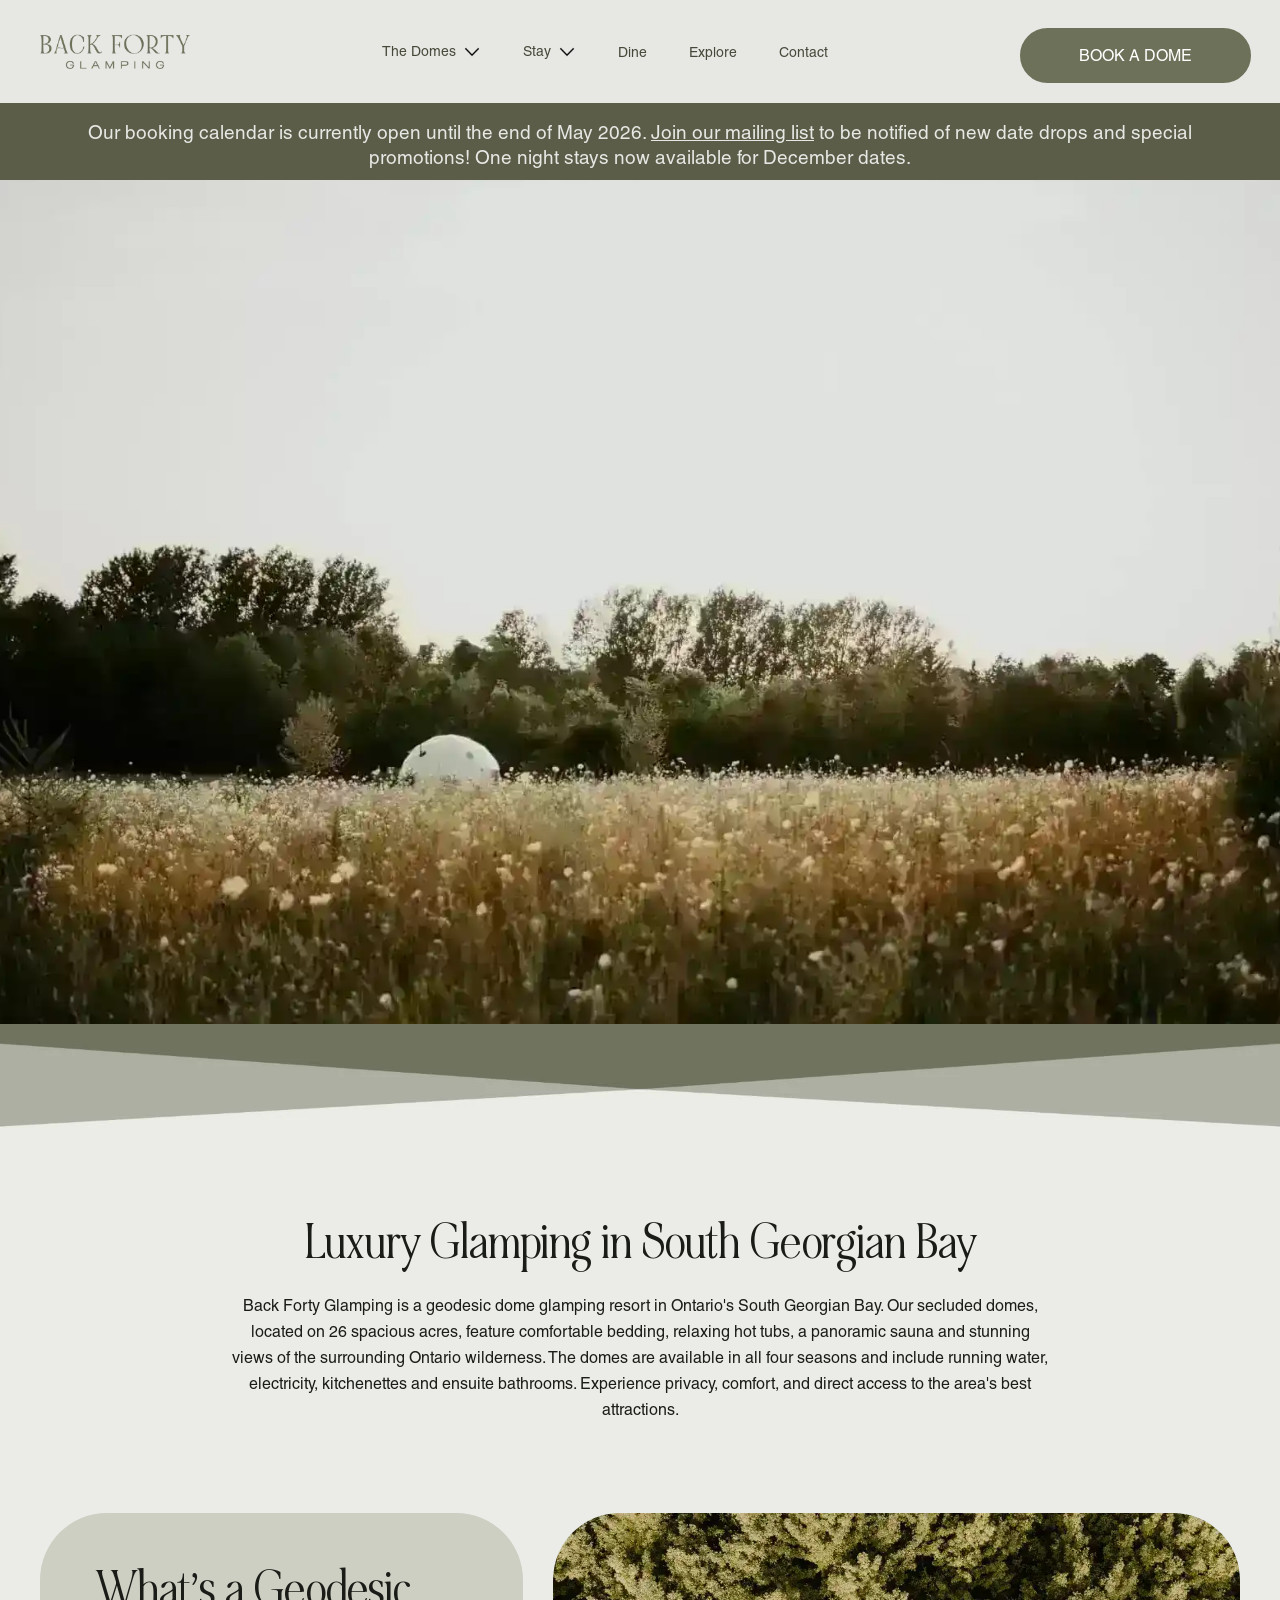
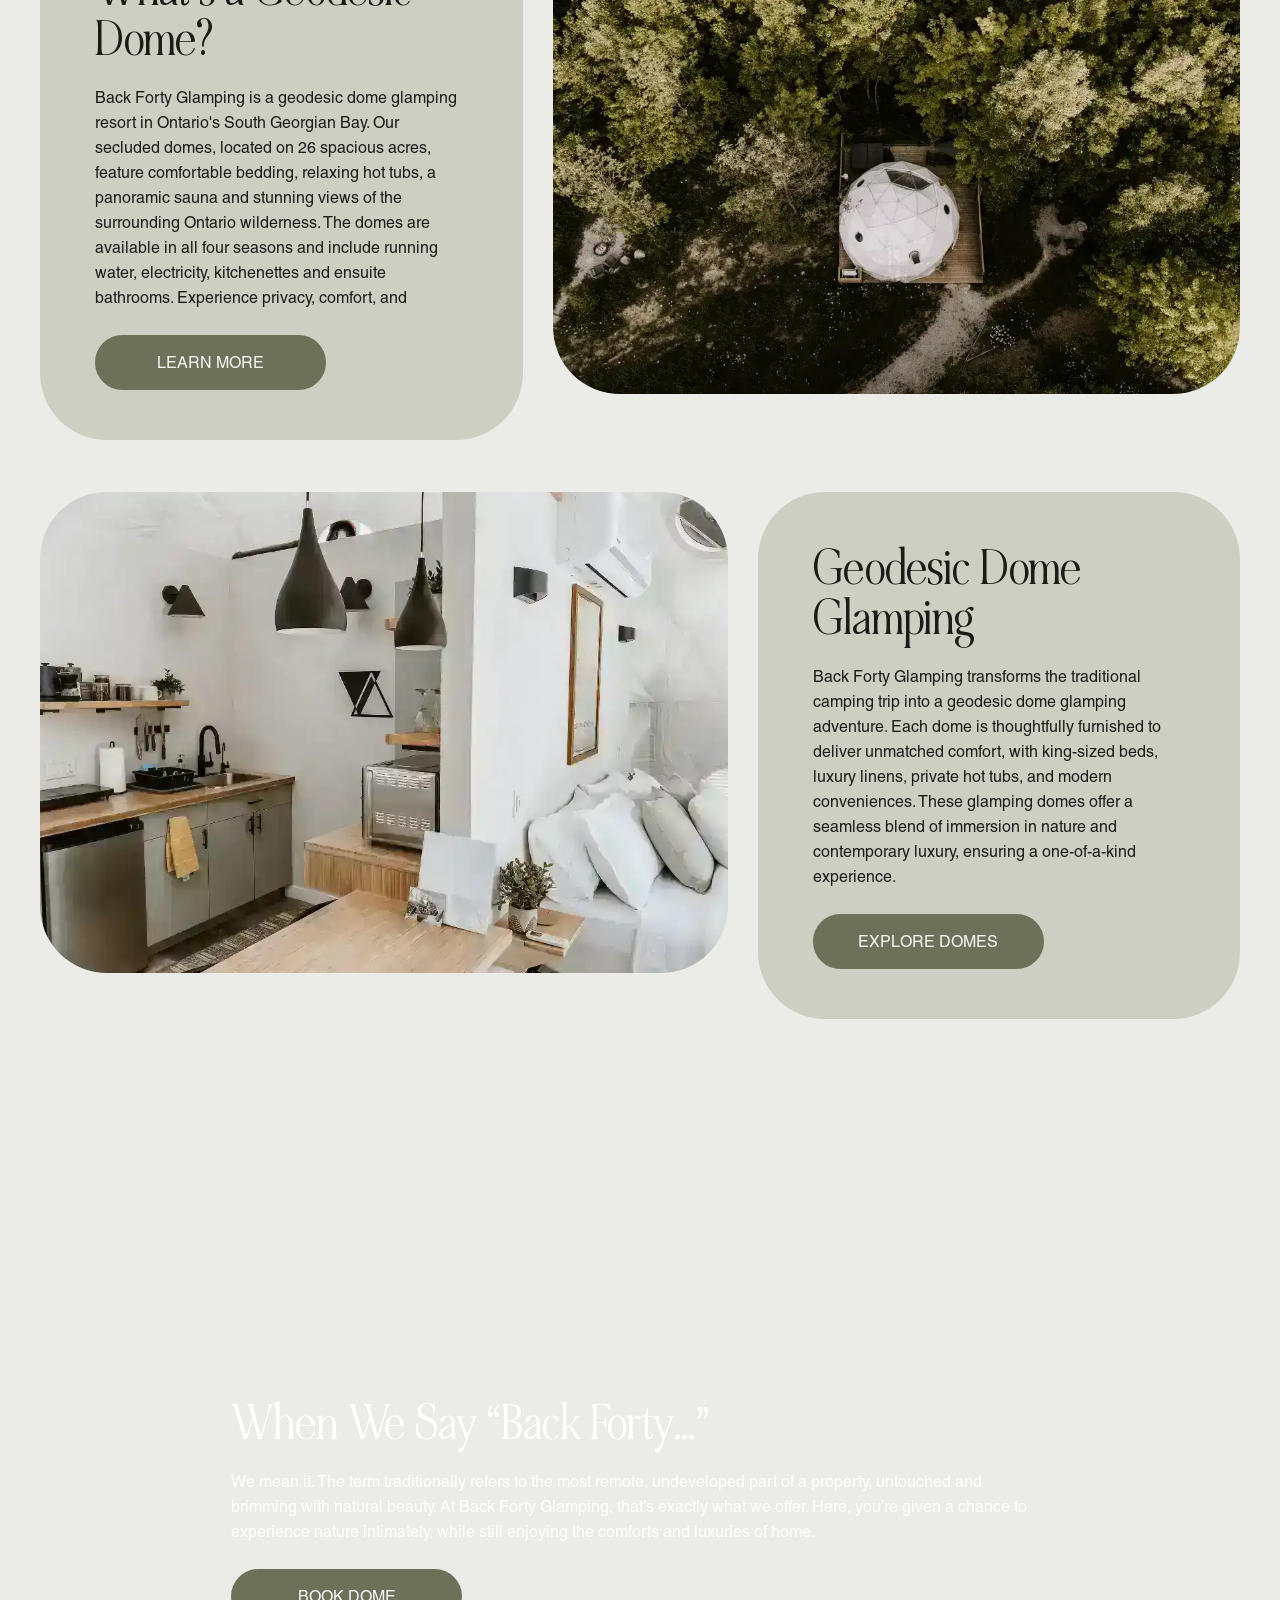
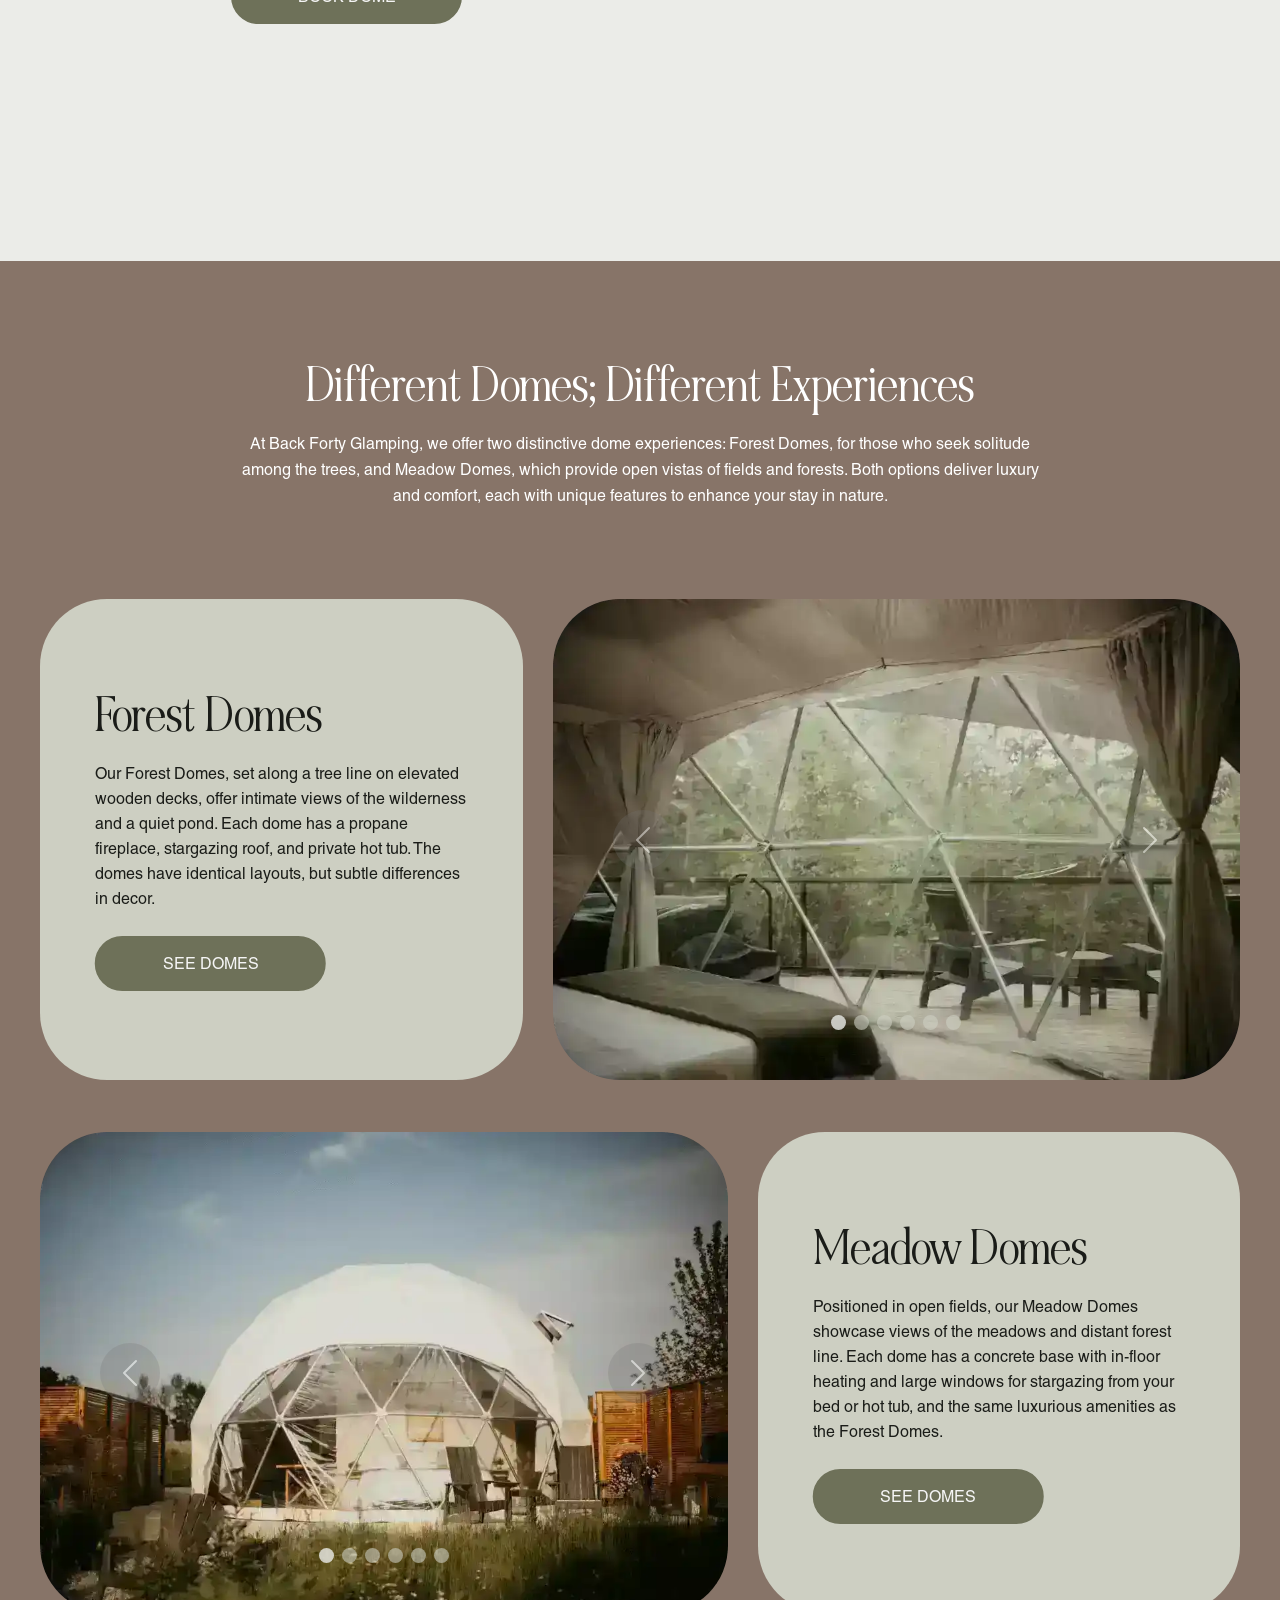
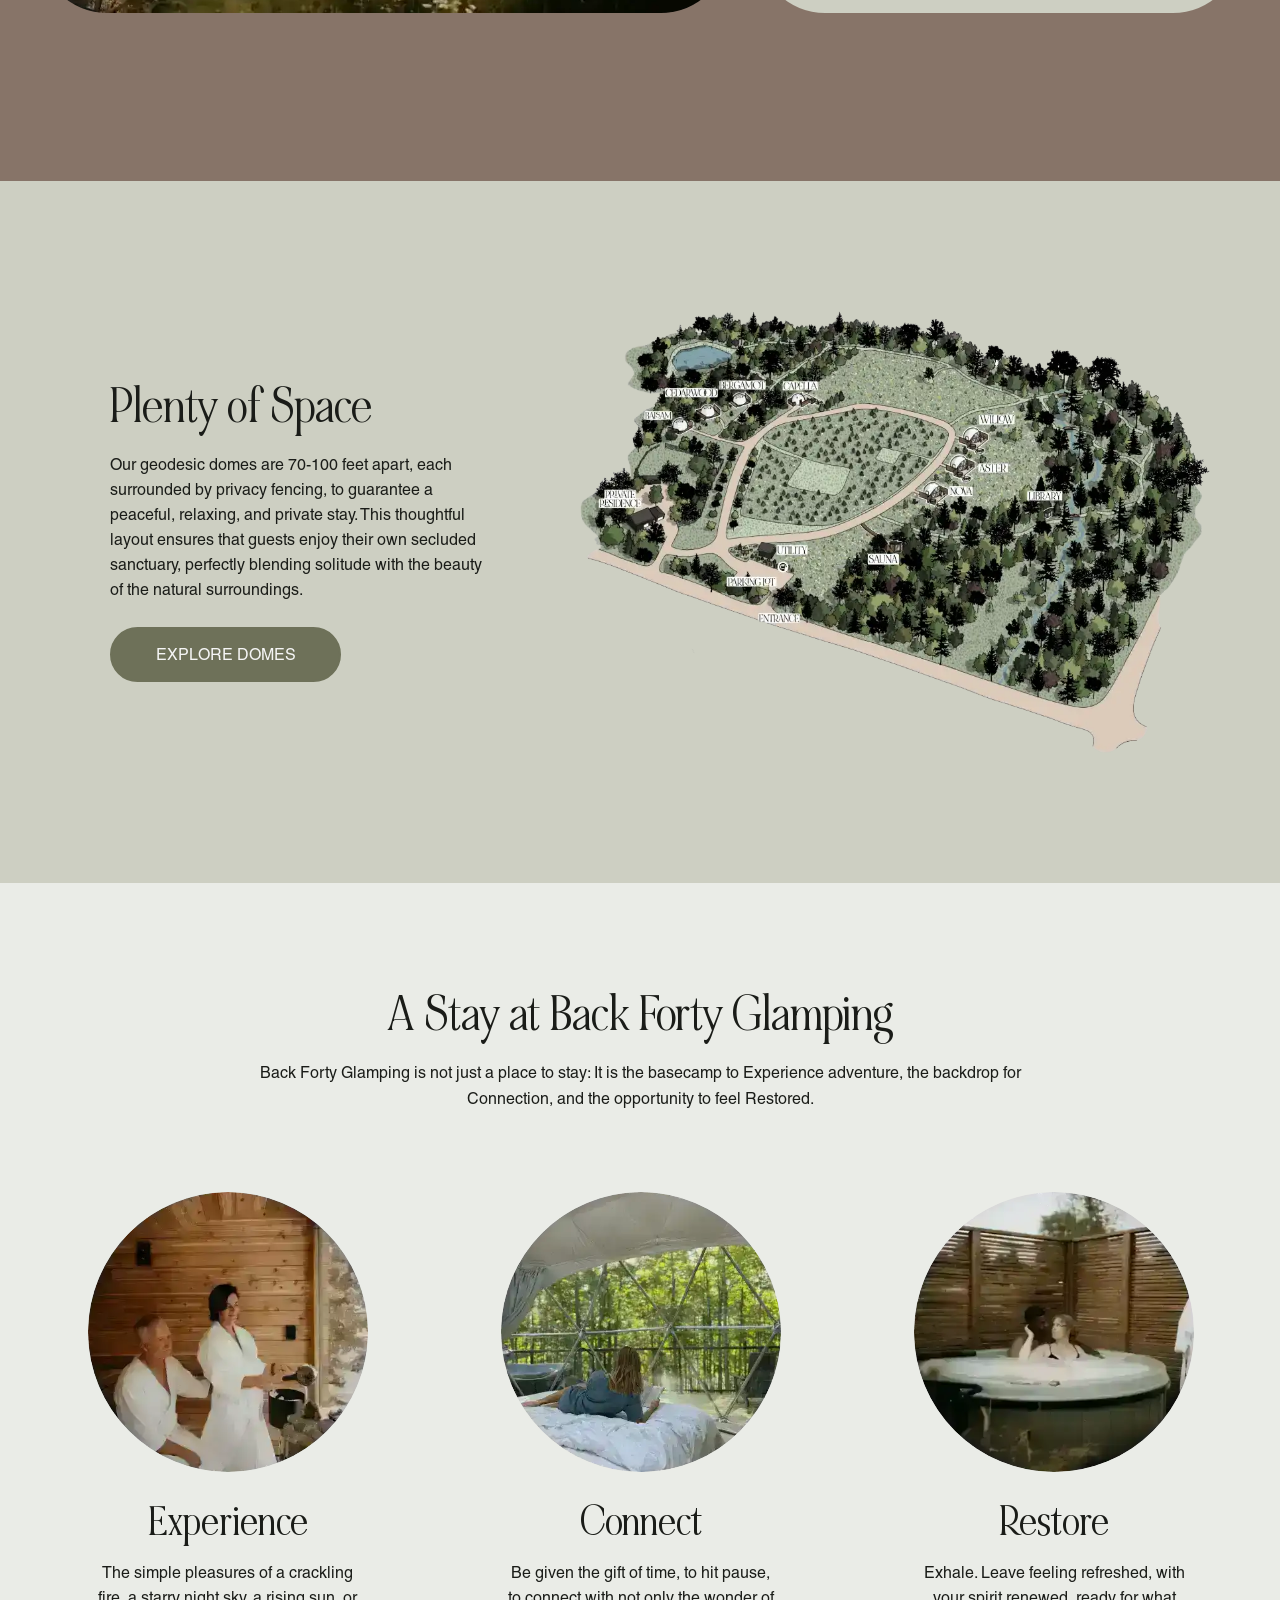
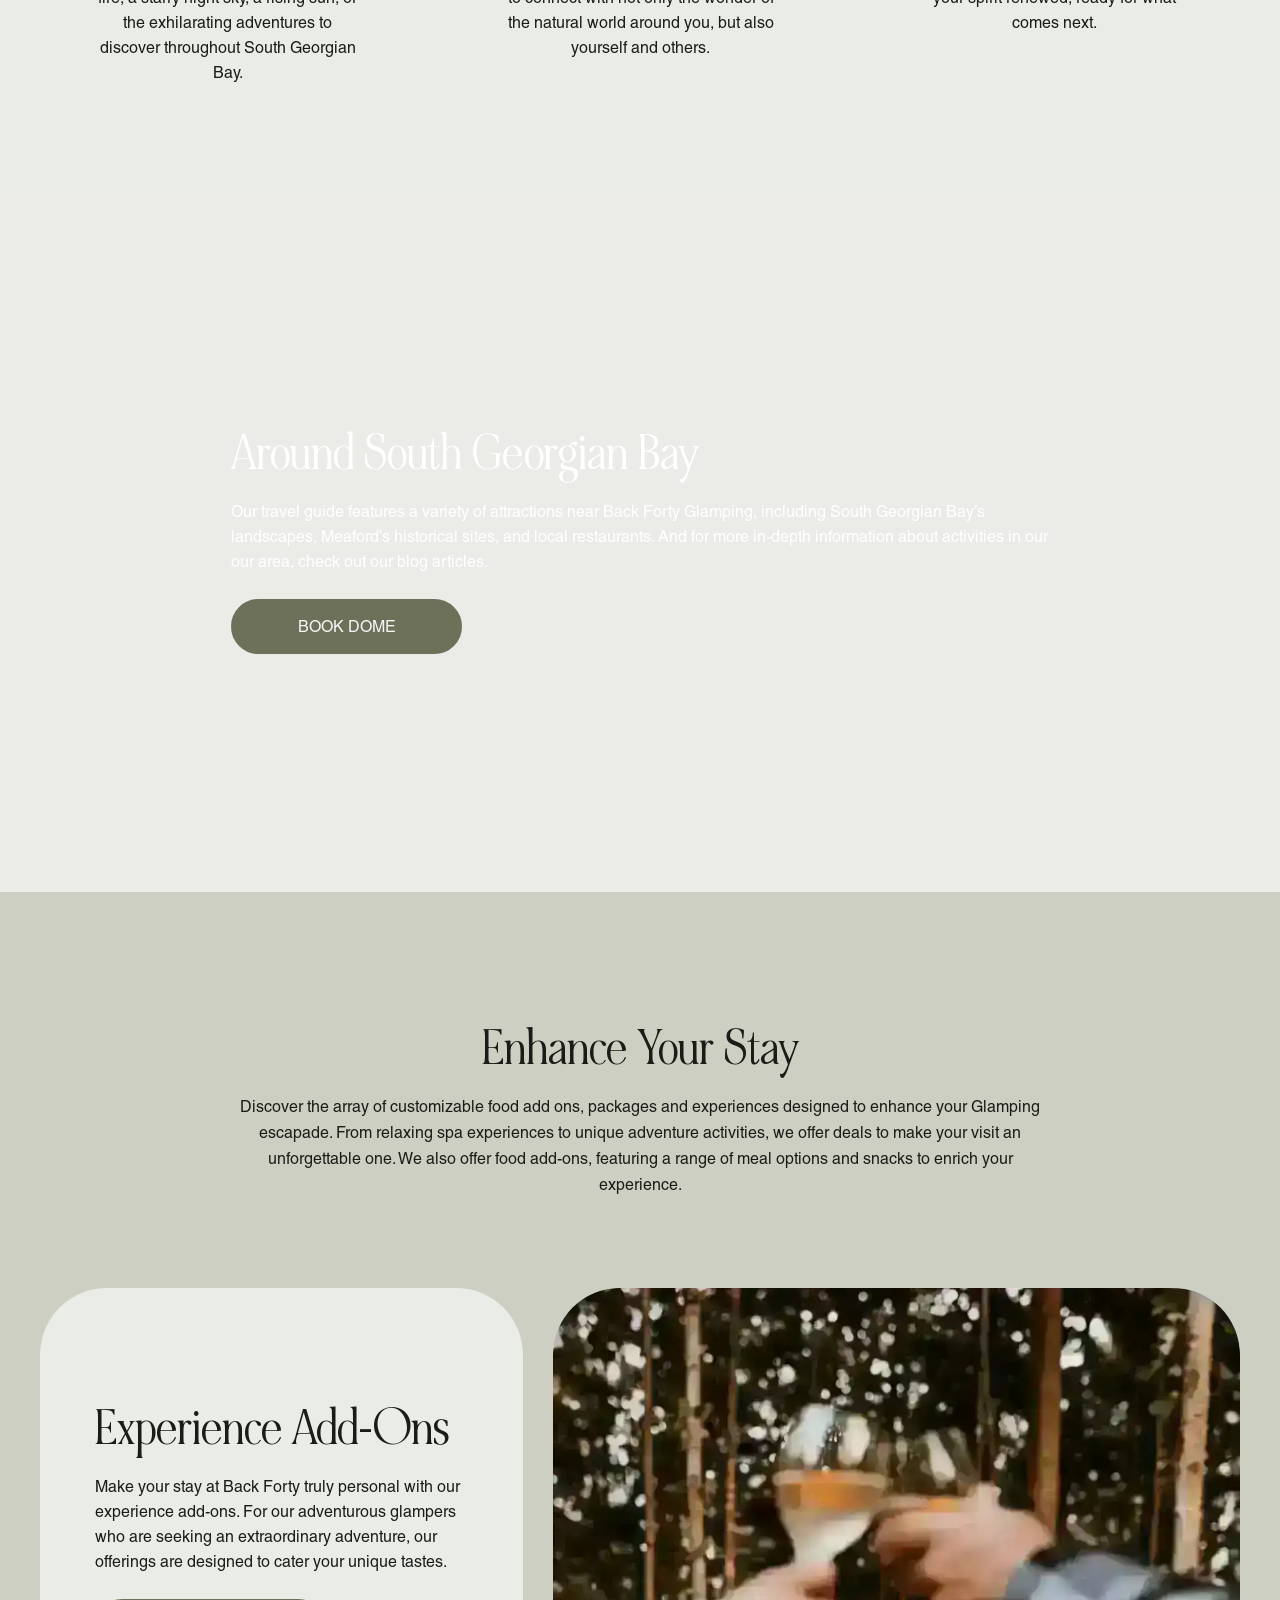
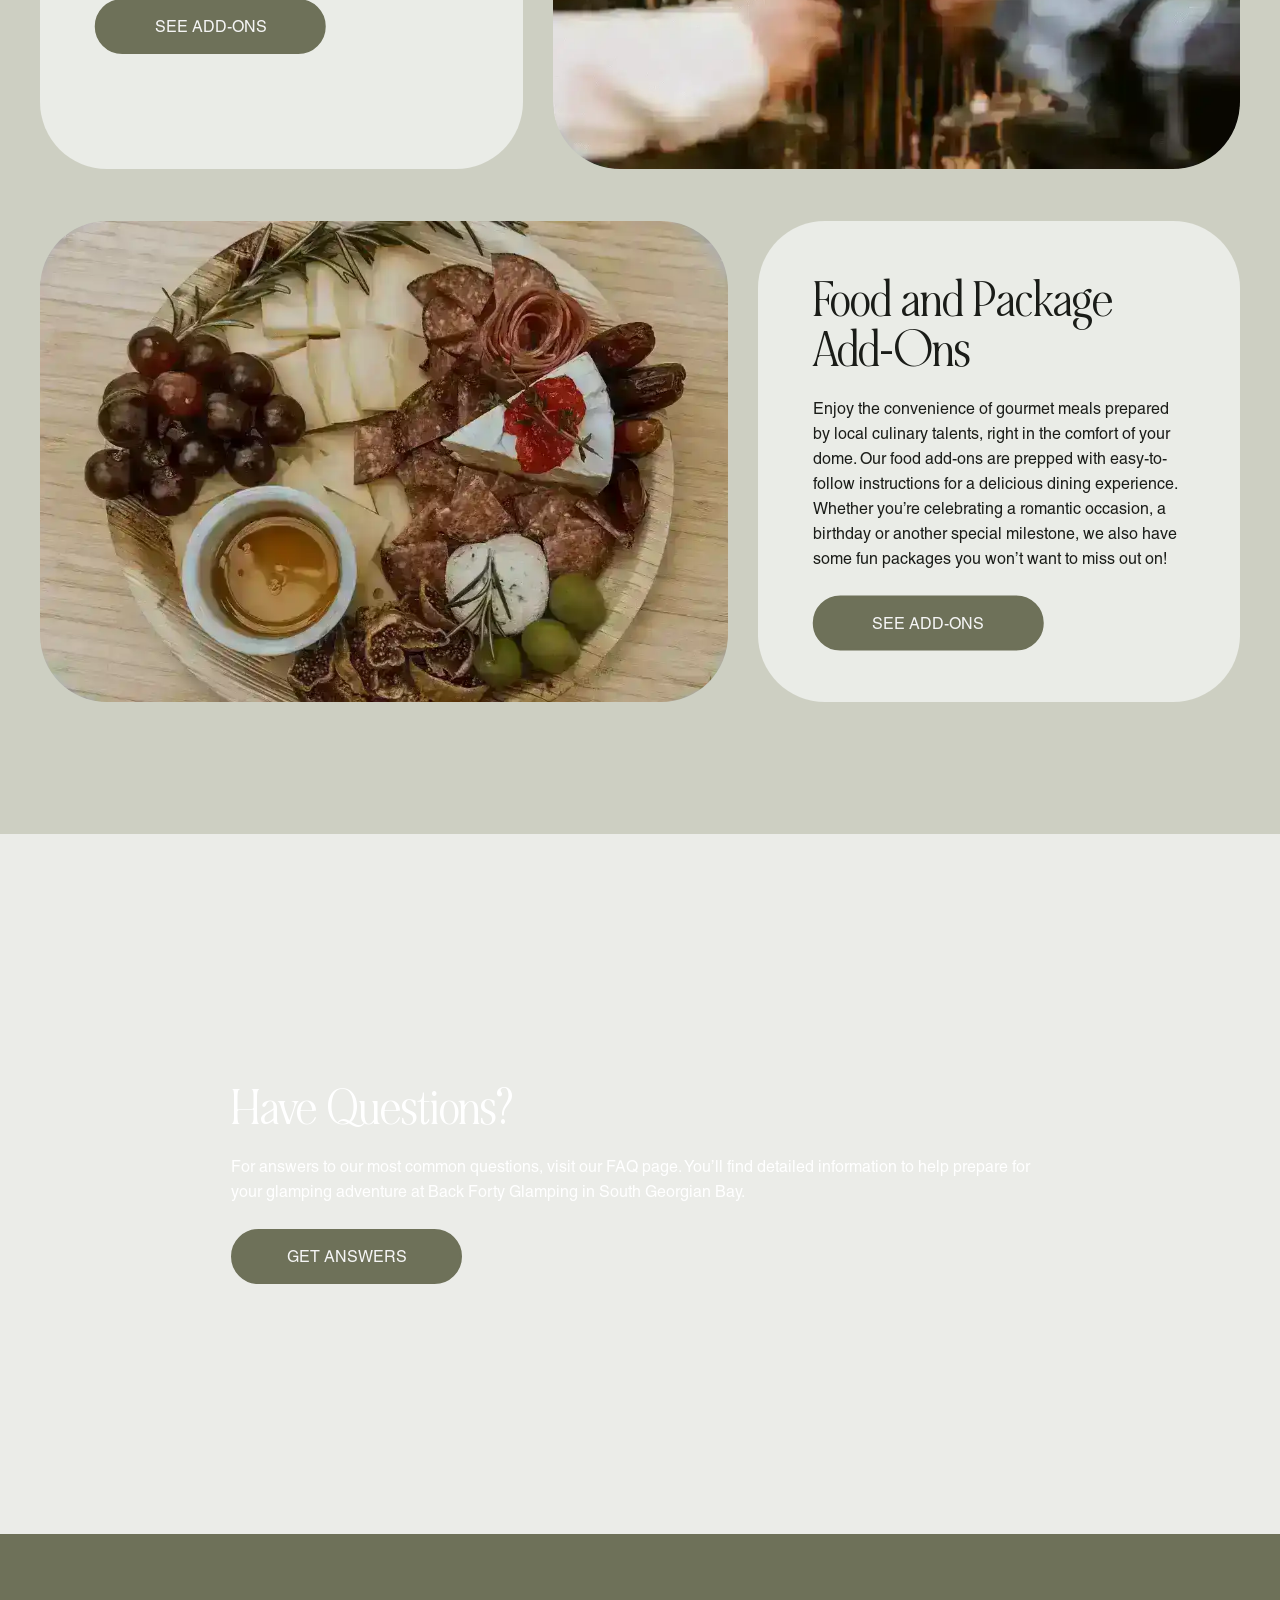
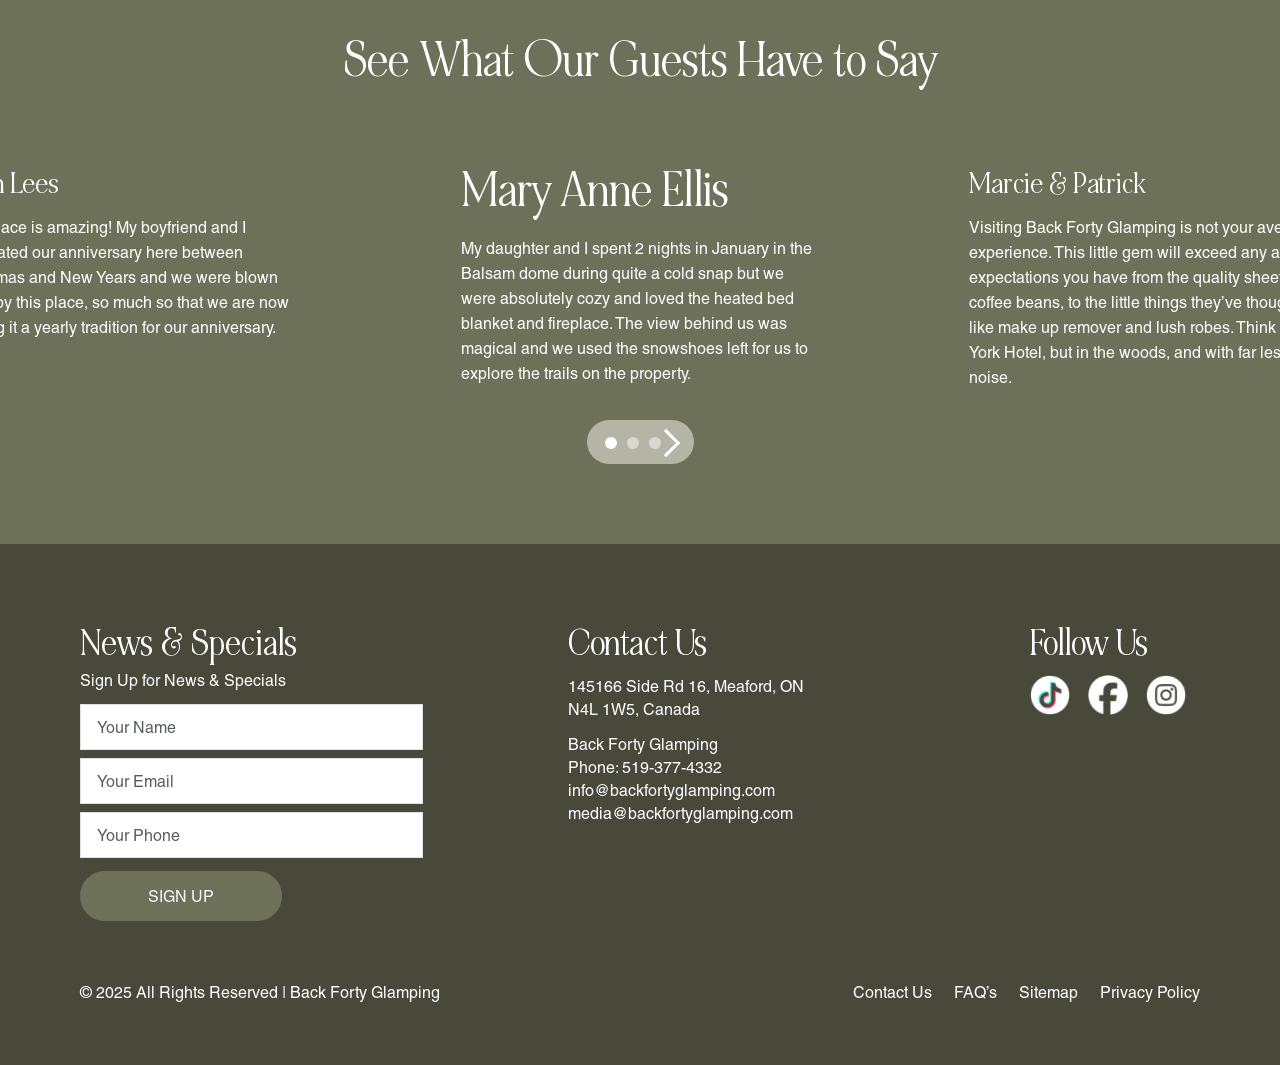
<file: index.html>
<!DOCTYPE html>
<html lang="en">
<head>
  <title>Back Forty Glamping | Home Page</title>
  <meta charset="utf-8">
  <meta name="description" content="Welcome to the Back Forty Glamping website">
  <meta name="viewport" content="width=device-width, initial-scale=1">
    <link rel="stylesheet" type="text/css" href="assets/css/bootstrap.min.css">
    <link rel="stylesheet" type="text/css" href="assets/css/style.css">
    <link rel="stylesheet" type="text/css" href="assets/css/responsive.css">
    <link rel="stylesheet" type="text/css" href="assets/css/owl.carousel.min.css">
</head>
<body>

<header class="header-sec navbar_top">
  <nav class="navbar navbar-expand-xl bg-dark navbar-dark">
    <div class="container">
      <a class="navbar-brand" href="index.html"><img src="assets/images/backforty-logo.webp" class="img-fluid" alt="westbank-logo" loading="lazy"></a>
      <div class="mob-div"> 
      <div class="number">(519)-377-4332</div>       
      <div class="mobile-bookbtn"><a href="#" class="btn btn-info" title="Book a Dome">Book a Dome</a></div>
      <span class="navbartoggler"><img src="assets/images/menu.webp" class="img-fluid" alt="menu" loading="lazy"></span>
      <a href="javascript:void(0)" class="closebtn" onclick="closeNav()">×</a>
      </div>      
      <div class="collapse navbar-collapse justify-content-center" id="collapsibleNavbar">
        <ul class="navbar-nav">
          <li class="nav-item dropdown">
            <a class="nav-link dropdown-toggle" href="#" role="button" data-bs-toggle="dropdown">The Domes<img src="assets/images/down.webp" class="img-fluid" alt="down" loading="lazy"></a>
            <ul class="dropdown-menu">
              <div class="dropdown-hover">
                <div class="dropdown-hoverleft">
                </div>
                <div class="dropdown-hoverright">
                  <h4>The Domes</h4>
                  <li><a class="dropdown-item" href="domes.html#forestdomes" title="Forest Domes">Forest Domes <img src="assets/images/menuhover.webp" class="img-fluid" alt="menuhover" loading="lazy" style="opacity: 1;"></a></li>
                  <li><a class="dropdown-item" href="domes.html#meadowdomes" title="Meadow Domes">Meadow Domes <img src="assets/images/menuhover1.webp" class="img-fluid" alt="menuhover1" loading="lazy"></a></li>
                  <li><a class="dropdown-item" href="about-us.html" title="Our Story">Our Story <img src="assets/images/menuhover.webp" class="img-fluid" alt="menuhover" loading="lazy"></a></li>
                </div>                
              </div>
            </ul>
          </li>
          <li class="nav-item dropdown">
            <a class="nav-link dropdown-toggle" href="#" role="button" data-bs-toggle="dropdown">Stay<img src="assets/images/down.webp" class="img-fluid" alt="down" loading="lazy"></a>
            <ul class="dropdown-menu">
              <div class="dropdown-hover">
                <div class="dropdown-hoverleft">                  
                </div>
                <div class="dropdown-hoverright">
                  <h4>Stay</h4>
                  <li><a class="dropdown-item" href="amenities.html" title="Amenities">Amenities <img src="assets/images/menuhover1.webp" class="img-fluid" alt="menuhover1" loading="lazy" style="opacity: 1;"></a></li>
                  <li><a class="dropdown-item" href="gallery.html" title="Gallery">Gallery <img src="assets/images/menuhover.webp" class="img-fluid" alt="menuhover" loading="lazy"></a></li>
                  <li><a class="dropdown-item" href="policies.html" title="Polices & FAQs">Polices & FAQs <img src="assets/images/menuhover1.webp" class="img-fluid" alt="menuhover1" loading="lazy"></a></li>
                </div>                
              </div>
            </ul>            
          </li>
          <li class="nav-item">
            <a class="nav-link" href="dining.html" title="Dine">Dine</a>
          </li>
          <li class="nav-item">
            <a class="nav-link" href="local-area.html" title="Explore">Explore</a>
          </li>
          <li class="nav-item">
            <a class="nav-link" href="contact-us.html" title="Contact">Contact</a>
          </li>           
        </ul>
      </div>
      <div class="dasktopbookbtn">
        <a class="nav-link" href="#" title="Book a Dome">Book a Dome</a>
      </div>
    </div>
  </nav>
</header>
<main>
<div id="mySidenav" class="sidenav">
  <ul>
      <li class="active"><a href="index.html" title="Home">Home</a></li>
      <li><a href="domes.html" title="Domes">Domes</a></li>
      <li><a href="about-us.html" title="About">About</a></li>
      <li><a href="amenities.html" title="Amenities">Amenities</a></li>
      <li><a href="gallery.html" title="Gallery">Gallery</a></li>
      <li><a href="policies.html" title="Policies & Faq">Policies & Faq</a></li>
      <li><a href="dining.html" title="Dining">Dining</a></li>
      <li><a href="local-area.html" title="Local Area">Local Area</a></li>
      <li><a href="contact-us.html" title="Contact">Contact</a></li>
  </ul>
</div>

<section class="hero-banner" style="background: url('assets/images/home-banner.webp');">
		<div class="bannertopbg">
      <p>Our booking calendar is currently open until the end of May 2026. <u>Join our mailing list</u> to be notified of new date drops and special promotions! One night stays now available for December dates.</p>
    </div>   
</section>
<div class="banner-bottomdesign">
  <img src="assets/images/banner-bottomdesign.webp" class="img-fluid" alt="banner-bottomdesign" loading="lazy">
</div>

<section class="mainsec">
  <div class="container">
    <div class="row">
      <div class="col-md-12">
        <div class="main-heading">
          <h1>Luxury Glamping in<br> South Georgian Bay</h1>
          <p>Back Forty Glamping is a geodesic dome glamping resort in Ontario's South Georgian Bay. Our secluded domes, located on 26 spacious acres, feature comfortable bedding, relaxing hot tubs, a panoramic sauna and stunning views of the surrounding Ontario wilderness. The domes are available in all four seasons and include running water, electricity, kitchenettes and ensuite bathrooms. Experience privacy, comfort, and direct access to the area's best attractions.</p>
        </div>
      </div>
    </div>
    
    <div class="row m15 luxury-mobileblock">
        <div class="col-md-12">
            <div id="demos">
          <div id="owl-demo3" class="owl-carousel owl-theme">
              <div class="item">
                <div class="colimg">
                  <img src="assets/images/forest-dome-drone.webp" class="img-fluid" alt="forest-dome-drone" loading="lazy">
                </div>
                <div class="coltext">
                   <h2>What’s a Geodesic<br> Dome?</h2>
                   <p>Back Forty Glamping is a geodesic dome glamping resort in Ontario's South Georgian Bay. Our secluded domes, located on 26 spacious acres, feature comfortable bedding, relaxing hot tubs, a panoramic sauna and stunning views of the surrounding Ontario wilderness. The domes are available in all four seasons and include running water, electricity, kitchenettes and ensuite bathrooms. Experience privacy, comfort, and</p>
                   <a href="#" class="btn learnmore" title="Learn more">Learn more</a>
                </div>
              </div>

              <div class="item">
                <div class="colimg">
                  <img src="assets/images/meadow-dome.webp" class="img-fluid" alt="meadow-dome" loading="lazy">
                </div>
                <div class="coltext"> 
                   <h2>Geodesic Dome<br> Glamping</h2>
                   <p>Back Forty Glamping transforms the traditional camping trip into a geodesic dome glamping adventure. Each dome is thoughtfully furnished to deliver unmatched comfort, with king-sized beds, luxury linens, private hot tubs, and modern conveniences. These glamping domes offer a seamless blend of immersion in nature and contemporary luxury, ensuring a one-of-a-kind experience.</p>
                   <a href="#" class="btn learnmore" title="Explore Domes">Explore Domes</a>
                </div>
              </div>
               
              <div class="item">
                <div class="colimg">
                  <img src="assets/images/forest-dome-drone.webp" class="img-fluid" alt="forest-dome-drone" loading="lazy">
                </div>
                <div class="coltext">
                   <h2>What’s a Geodesic<br> Dome?</h2>
                   <p>Back Forty Glamping is a geodesic dome glamping resort in Ontario's South Georgian Bay. Our secluded domes, located on 26 spacious acres, feature comfortable bedding, relaxing hot tubs, a panoramic sauna and stunning views of the surrounding Ontario wilderness. The domes are available in all four seasons and include running water, electricity, kitchenettes and ensuite bathrooms. Experience privacy, comfort, and</p>
                   <a href="#" class="btn learnmore" title="Learn more">Learn more</a>
                </div>
              </div>
          </div>
        </div>
        </div>
    </div>

    <div class="row m15 luxury-mobilenone">
      <div class="col-md-7 p15 order-1 order-sm-1 order-md-1 order-lg-1 order-xl-2">
        <div class="colimg">
          <img src="assets/images/forest-dome-drone.webp" class="img-fluid" alt="forest-dome-drone" loading="lazy">
        </div>
      </div>
      <div class="col-md-5 p15 order-2 order-sm-2 order-md-2 order-lg-2 order-xl-1">
        <div class="coltext">
           <h2>What’s a Geodesic<br> Dome?</h2>
           <p>Back Forty Glamping is a geodesic dome glamping resort in Ontario's South Georgian Bay. Our secluded domes, located on 26 spacious acres, feature comfortable bedding, relaxing hot tubs, a panoramic sauna and stunning views of the surrounding Ontario wilderness. The domes are available in all four seasons and include running water, electricity, kitchenettes and ensuite bathrooms. Experience privacy, comfort, and</p>
           <a href="#" class="btn learnmore" title="Learn more">Learn more</a>
        </div>
      </div>      
    </div>
    <div class="row m15 luxury-mobilenone">
      <div class="col-md-7 p15 order-1 order-sm-1 order-md-1 order-lg-1 order-xl-1">
        <div class="colimg">
          <img src="assets/images/meadow-dome.webp" class="img-fluid" alt="meadow-dome" loading="lazy">
        </div>
      </div>
      <div class="col-md-5 p15 order-2 order-sm-2 order-md-2 order-lg-2 order-xl-2">
        <div class="coltext">
           <h2>Geodesic Dome<br> Glamping</h2>
           <p>Back Forty Glamping transforms the traditional camping trip into a geodesic dome glamping adventure. Each dome is thoughtfully furnished to deliver unmatched comfort, with king-sized beds, luxury linens, private hot tubs, and modern conveniences. These glamping domes offer a seamless blend of immersion in nature and contemporary luxury, ensuring a one-of-a-kind experience.</p>
           <a href="#" class="btn learnmore" title="Explore Domes">Explore Domes</a>
        </div>
      </div>      
    </div>
  </div>
</section>

<section class="forty-sec" style="background: url('assets/images/forty-banner.webp');">
    <div class="container">
      <div class="row">
        <div class="col-md-12">
          <div class="forty-heading">
            <h2>When We Say<br> “Back Forty…”</h2>
            <p>We mean it. The term traditionally refers to the most remote, undeveloped part of a property, untouched and brimming with natural beauty. At Back Forty Glamping, that’s exactly what we offer. Here, you’re given a chance to experience nature intimately, while still enjoying the comforts and luxuries of home.</p>
            <a href="#" class="btn bookdome" title="Book Dome">Book Dome</a>
          </div>
        </div>
      </div>
    </div>  
</section>

<section class="different-sec">
  <div class="container">
    <div class="row">
      <div class="col-md-12">
        <div class="main-heading differentheading">
          <h2>Different Domes; Different Experiences</h2>
          <p>At Back Forty Glamping, we offer two distinctive dome experiences: Forest Domes, for those who seek solitude among the trees, and Meadow Domes, which provide open vistas of fields and forests. Both options deliver luxury and comfort, each with unique features to enhance your stay in nature.</p>
        </div>
      </div>
    </div>
    
    <div class="row m15 different-mobileblock">
        <div class="col-md-12">
            <div id="demos">
          <div id="owl-demo4" class="owl-carousel owl-theme">
              <div class="item">
                <div class="colimg">
                   <img src="assets/images/forest-dome-view.webp" class="img-fluid" alt="forest-dome-view" loading="lazy">
                </div>
                <div class="coltext">
                  <div class="coltext-align-c">
                     <h2>Forest Domes</h2>
                     <p>Our Forest Domes, set along a tree line on elevated wooden decks, offer intimate views of the wilderness and a quiet pond. Each dome has a propane fireplace, stargazing roof, and private hot tub. The domes have identical layouts, but subtle differences in decor.</p>
                     <a href="#" class="btn learnmore" title="See Domes">See Domes</a>
                  </div>
                </div>
              </div>

              <div class="item">
                <div class="colimg">
                  <img src="assets/images/meadow-dome-exterior.webp" class="img-fluid" alt="meadow-dome-exterior" loading="lazy">
                </div>
                <div class="coltext">
                  <div class="coltext-align-c">
                     <h2>Meadow Domes</h2>
                     <p>Positioned in open fields, our Meadow Domes showcase views of the meadows and distant forest line. Each dome has a concrete base with in-floor heating and large windows for stargazing from your bed or hot tub, and the same luxurious amenities as the Forest Domes.</p>
                     <a href="#" class="btn learnmore" title="See Domes">See Domes</a>
                  </div>
                </div>
              </div>
              
              <div class="item">
                <div class="colimg">
                   <img src="assets/images/forest-dome-view.webp" class="img-fluid" alt="forest-dome-view" loading="lazy">
                </div>
                <div class="coltext">
                  <div class="coltext-align-c">
                     <h2>Forest Domes</h2>
                     <p>Our Forest Domes, set along a tree line on elevated wooden decks, offer intimate views of the wilderness and a quiet pond. Each dome has a propane fireplace, stargazing roof, and private hot tub. The domes have identical layouts, but subtle differences in decor.</p>
                     <a href="#" class="btn learnmore" title="See Domes">See Domes</a>
                  </div>
                </div>
              </div>
               
             
          </div>
        </div>
        </div>
    </div>

    <div class="row m15 different-mobilenone">
      <div class="col-md-7 p15 order-1 order-sm-1 order-md-1 order-lg-1 order-xl-2">
        <div class="colimg">
          <div id="demo" class="carousel slide" data-bs-ride="carousel">
            <div class="carousel-indicators">
              <button type="button" data-bs-target="#demo" data-bs-slide-to="0" class="active">0</button>
              <button type="button" data-bs-target="#demo" data-bs-slide-to="1">1</button>
              <button type="button" data-bs-target="#demo" data-bs-slide-to="2">2</button>
              <button type="button" data-bs-target="#demo" data-bs-slide-to="3">3</button>
              <button type="button" data-bs-target="#demo" data-bs-slide-to="4">4</button>
              <button type="button" data-bs-target="#demo" data-bs-slide-to="5">5</button>
            </div>
            <div class="carousel-inner">
              <div class="carousel-item active">
                <img src="assets/images/forest-dome-view.webp" alt="forest-dome-view" class="d-block w-100" loading="lazy">
              </div>
              <div class="carousel-item">
                <img src="assets/images/forest-dome-view.webp" alt="forest-dome-view" class="d-block w-100" loading="lazy">
              </div>
            </div>
            <button class="carousel-control-prev carouselbtn" type="button" data-bs-target="#demo" data-bs-slide="prev">
              <span class="carousel-control-prev-icon"></span>
            </button>
            <button class="carousel-control-next carouselbtn" type="button" data-bs-target="#demo" data-bs-slide="next">
              <span class="carousel-control-next-icon"></span>
            </button>
          </div>
        </div>
      </div>
      <div class="col-md-5 p15 order-2 order-sm-2 order-md-2 order-lg-2 order-xl-1">
        <div class="coltext">
          <div class="coltext-align-c">
             <h2>Forest Domes</h2>
             <p>Our Forest Domes, set along a tree line on elevated wooden decks, offer intimate views of the wilderness and a quiet pond. Each dome has a propane fireplace, stargazing roof, and private hot tub. The domes have identical layouts, but subtle differences in decor.</p>
             <a href="#" class="btn learnmore" title="See Domes">See Domes</a>
          </div>
        </div>
      </div>      
    </div>
    <div class="row m15 different-mobilenone">
      <div class="col-md-7 p15 order-1 order-sm-1 order-md-1 order-lg-1 order-xl-1">
        <div class="colimg">
          <div id="demo1" class="carousel slide" data-bs-ride="carousel">
            <div class="carousel-indicators">
              <button type="button" data-bs-target="#demo1" data-bs-slide-to="0" class="active">0</button>
              <button type="button" data-bs-target="#demo1" data-bs-slide-to="1">1</button>
              <button type="button" data-bs-target="#demo1" data-bs-slide-to="2">2</button>
              <button type="button" data-bs-target="#demo1" data-bs-slide-to="3">3</button>
              <button type="button" data-bs-target="#demo1" data-bs-slide-to="4">4</button>
              <button type="button" data-bs-target="#demo1" data-bs-slide-to="5">5</button>
            </div>
            <div class="carousel-inner">
              <div class="carousel-item active">
                <img src="assets/images/meadow-dome-exterior.webp" alt="meadow-dome-exterior" class="d-block w-100" loading="lazy">
              </div>
              <div class="carousel-item">
                <img src="assets/images/meadow-dome-exterior.webp" alt="meadow-dome-exterior" class="d-block w-100" loading="lazy">
              </div>
            </div>
            <button class="carousel-control-prev carouselbtn" type="button" data-bs-target="#demo1" data-bs-slide="prev">
              <span class="carousel-control-prev-icon"></span>
            </button>
            <button class="carousel-control-next carouselbtn" type="button" data-bs-target="#demo1" data-bs-slide="next">
              <span class="carousel-control-next-icon"></span>
            </button>
          </div>
        </div>
      </div>
      <div class="col-md-5 p15 order-2 order-sm-2 order-md-2 order-lg-2 order-xl-2">
        <div class="coltext">
          <div class="coltext-align-c">
             <h2>Meadow Domes</h2>
             <p>Positioned in open fields, our Meadow Domes showcase views of the meadows and distant forest line. Each dome has a concrete base with in-floor heating and large windows for stargazing from your bed or hot tub, and the same luxurious amenities as the Forest Domes.</p>
             <a href="#" class="btn learnmore" title="See Domes">See Domes</a>
          </div>
        </div>
      </div>      
    </div>
  </div>
</section>


<section class="plenty-sec">
  <div class="container">
    <div class="row">
      <div class="col-md-5">
        <div class="plenty-text">
          <h2>Plenty of Space</h2>
          <p>Our geodesic domes are 70-100 feet apart, each surrounded by privacy fencing, to guarantee a peaceful, relaxing, and private stay. This thoughtful layout ensures that guests enjoy their own secluded sanctuary, perfectly blending solitude with the beauty of the natural surroundings.</p>
          <a href="#" class="btn explorebtn" title="Explore Domes">Explore Domes</a>
        </div>
      </div>
      <div class="col-md-7">
        <div class="plenty-img">
          <img src="assets/images/map.webp" alt="map" class="img-fluid" loading="lazy">
        </div>
      </div>
    </div>
  </div>
</section>


<section class="glamping-sec">
  <div class="container">
    <div class="row">
      <div class="col-md-12">
        <div class="main-heading">
          <h2>A Stay at Back Forty<br> Glamping</h2>
          <p>Back Forty Glamping is not just a place to stay: It is the basecamp to Experience adventure, the backdrop for Connection, and the opportunity to feel Restored.</p>
        </div>
      </div>
    </div>
   <div class="row">
    <div class="col-md-12">
      <div id="demos">
          <div id="owl-demo1" class="owl-carousel owl-theme">
              <div class="item">
                <div class="glamping-item"> 
                    <div class="glamping-img">  
                      <img src="assets/images/glamping.webp" class="img-fluid" alt="glamping" loading="lazy">
                      <img src="assets/images/backforty-logo-darkgreen.webp" class="img-fluid hoverlogo" alt="backforty-logo-darkgreen" loading="lazy">                      
                    </div>
                     <div class="glamping-desc">                       
                       <h3>Experience</h3>
                       <p>The simple pleasures of a crackling fire, a starry night sky, a rising sun, or the exhilarating adventures to discover throughout South Georgian Bay.</p>
                    </div>
                </div>
              </div>

              <div class="item">
                <div class="glamping-item">
                    <div class="glamping-img">  
                      <img src="assets/images/reading-on-bed.webp" class="img-fluid" alt="reading-on-bed" loading="lazy">
                      <img src="assets/images/backforty-logo-darkgreen.webp" class="img-fluid hoverlogo" alt="backforty-logo-darkgreen" loading="lazy">
                    </div>
                     <div class="glamping-desc">                       
                       <h3>Connect</h3>
                       <p>Be given the gift of time, to hit pause, to connect with not only the wonder of the natural world around you, but also yourself and others.</p>
                    </div>
                </div>
              </div>

              <div class="item">
                <div class="glamping-item">  
                    <div class="glamping-img">  
                      <img src="assets/images/meadow-dome-hot-tub.webp" class="img-fluid" alt="meadow-dome-hot-tub" loading="lazy">
                      <img src="assets/images/backforty-logo-darkgreen.webp" class="img-fluid hoverlogo" alt="backforty-logo-darkgreen" loading="lazy">
                    </div>
                     <div class="glamping-desc">                       
                       <h3>Restore</h3>
                       <p>Exhale. Leave feeling refreshed, with your spirit renewed, ready for what comes next.</p>
                    </div> 
                </div>
              </div>
              <div class="item">
                <div class="glamping-item"> 
                    <div class="glamping-img">  
                      <img src="assets/images/glamping.webp" class="img-fluid" alt="glamping" loading="lazy">
                      <img src="assets/images/backforty-logo-darkgreen.webp" class="img-fluid hoverlogo" alt="backforty-logo-darkgreen" loading="lazy">
                    </div>
                     <div class="glamping-desc">                       
                       <h3>Experience</h3>
                       <p>The simple pleasures of a crackling fire, a starry night sky, a rising sun, or the exhilarating adventures to discover throughout South Georgian Bay.</p>
                    </div>
                </div>
              </div>

              <div class="item">
                <div class="glamping-item"> 
                    <div class="glamping-img">  
                      <img src="assets/images/reading-on-bed.webp" class="img-fluid" alt="reading-on-bed" loading="lazy">
                      <img src="assets/images/backforty-logo-darkgreen.webp" class="img-fluid hoverlogo" alt="backforty-logo-darkgreen" loading="lazy">
                    </div>
                     <div class="glamping-desc">                       
                       <h3>Connect</h3>
                       <p>Be given the gift of time, to hit pause, to connect with not only the wonder of the natural world around you, but also yourself and others.</p>
                    </div> 
                </div>
              </div>            
              
          </div>
        </div>
    </div>
   </div>
  </div>
</section>


<section class="forty-sec georgian-sec" style="background: url('assets/images/georgian-bg.webp');">
    <div class="container">
      <div class="row">
        <div class="col-md-12">
          <div class="forty-heading">
            <h2>Around South Georgian Bay</h2>
            <p>Our travel guide features a variety of attractions near Back Forty Glamping, including South Georgian Bay’s landscapes, Meaford’s historical sites, and local restaurants. And for more in-depth information about activities in our our area, check out our blog articles.</p>
            <a href="#" class="btn bookdome" title="Book Dome">Book Dome</a>
          </div>
        </div>
      </div>
    </div>  
</section>


<section class="mainsec yourstay">
  <div class="container">
    <div class="row">
      <div class="col-md-12">
        <div class="main-heading">
          <h2>Enhance Your Stay</h2>
          <p>Discover the array of customizable food add ons, packages and experiences designed to enhance your Glamping escapade. From relaxing spa experiences to unique adventure activities, we offer deals to make your visit an unforgettable one. We also offer food add-ons, featuring a range of meal options and snacks to enrich your experience.</p>
        </div>
      </div>
    </div>
    
    <div class="row m15 different-mobileblock">
        <div class="col-md-12">
            <div id="demos">
          <div id="owl-demo5" class="owl-carousel owl-theme">
              <div class="item">
                <div class="coltext">
                  <div class="coltext-align-c">
                   <h2>Experience Add-Ons</h2>
                   <p>Make your stay at Back Forty truly personal with our experience add-ons. For our adventurous glampers who are seeking an extraordinary adventure, our offerings are designed to cater your unique tastes.</p>
                   <a href="#" class="btn learnmore" title="See Add-Ons">See Add-Ons</a>
                  </div>
                </div>
                <div class="colimg">
                  <img src="assets/images/couple-with-wine.webp" class="img-fluid" alt="couple-with-wine" loading="lazy">
                </div>
              </div>

              <div class="item">
                <div class="coltext">
                  <div class="coltext-align-c">
                   <h2>Food and Package<br> Add-Ons</h2>
                   <p>Enjoy the convenience of gourmet meals prepared by local culinary talents, right in the comfort of your dome. Our food add-ons are prepped with easy-to-follow instructions for a delicious dining experience. Whether you’re celebrating a romantic occasion, a birthday or another special milestone, we also have some fun packages you won’t want to miss out on!</p>
                   <a href="#" class="btn learnmore" title="See Add-Ons">See Add-Ons</a>
                  </div>
                </div>
                <div class="colimg">
                  <img src="assets/images/charcuterie-board-add-on.webp" class="img-fluid" alt="charcuterie-board-add-on" loading="lazy">
                </div>
              </div>
              
              <div class="item">
                <div class="coltext">
                  <div class="coltext-align-c">
                   <h2>Experience Add-Ons</h2>
                   <p>Make your stay at Back Forty truly personal with our experience add-ons. For our adventurous glampers who are seeking an extraordinary adventure, our offerings are designed to cater your unique tastes.</p>
                   <a href="#" class="btn learnmore" title="See Add-Ons">See Add-Ons</a>
                  </div>
                </div>
                <div class="colimg">
                  <img src="assets/images/couple-with-wine.webp" class="img-fluid" alt="couple-with-wine" loading="lazy">
                </div>
              </div>
               
             
          </div>
        </div>
        </div>
    </div>

    <div class="row m15 different-mobilenone">
      <div class="col-md-7 p15 order-1 order-sm-1 order-md-1 order-lg-1 order-xl-2 taborder2">
        <div class="colimg">
          <img src="assets/images/couple-with-wine.webp" class="img-fluid" alt="couple-with-wine" loading="lazy">
        </div>
      </div>
      <div class="col-md-5 p15 order-2 order-sm-2 order-md-2 order-lg-2 order-xl-1 taborder1">
        <div class="coltext">
          <div class="coltext-align-c">
           <h2>Experience Add-Ons</h2>
           <p>Make your stay at Back Forty truly personal with our experience add-ons. For our adventurous glampers who are seeking an extraordinary adventure, our offerings are designed to cater your unique tastes.</p>
           <a href="#" class="btn learnmore" title="See Add-Ons">See Add-Ons</a>
          </div>
        </div>
      </div>      
    </div>
    <div class="row m15 different-mobilenone">
      <div class="col-md-7 p15 order-1 order-sm-1 order-md-1 order-lg-1 order-xl-1 taborder2">
        <div class="colimg">
          <img src="assets/images/charcuterie-board-add-on.webp" class="img-fluid" alt="charcuterie-board-add-on" loading="lazy">
        </div>
      </div>
      <div class="col-md-5 p15 order-2 order-sm-2 order-md-2 order-lg-2 order-xl-2 taborder1">
        <div class="coltext">
          <div class="coltext-align-c">
           <h2>Food and Package<br> Add-Ons</h2>
           <p>Enjoy the convenience of gourmet meals prepared by local culinary talents, right in the comfort of your dome. Our food add-ons are prepped with easy-to-follow instructions for a delicious dining experience. Whether you’re celebrating a romantic occasion, a birthday or another special milestone, we also have some fun packages you won’t want to miss out on!</p>
           <a href="#" class="btn learnmore" title="See Add-Ons">See Add-Ons</a>
          </div>
        </div>
      </div>      
    </div>
  </div>
</section>

<section class="forty-sec questions-sec" style="background: url('assets/images/questions-bg.webp');">
    <div class="container">
      <div class="row">
        <div class="col-md-12">
          <div class="forty-heading">
            <h2>Have Questions?</h2>
            <p>For answers to our most common questions, visit our FAQ page. You’ll find detailed information to help prepare for your glamping adventure at Back Forty Glamping in South Georgian Bay.</p>
            <a href="#" class="btn bookdome" title="Get Answers">Get Answers</a>
          </div>
        </div>
      </div>
    </div>  
</section>

<section class="our-guests">
  <div class="container-fluid">
    <div class="row">
      <div class="col-md-12">
        <div class="main-heading">
          <h2>See What Our Guests<br> Have to Say</h2>
        </div>
      </div>
    </div>
    <div class="row">
      <div class="col-md-12">
        <div id="demos">
          <div id="owl-demo2" class="owl-carousel owl-theme">
              <div class="item">
                <div class="guests-item">
                  <div class="guests-desc">                       
                       <h3>Mary Anne Ellis</h3>
                       <p>My daughter and I spent 2 nights in January in the Balsam dome during quite a cold snap but we were absolutely cozy and loved the heated bed blanket and fireplace. The view behind us was magical and we used the snowshoes left for us to explore the trails on the property.</p>
                  </div>
                </div>
              </div>

              <div class="item">
                <div class="guests-item">
                  <div class="guests-desc">                       
                       <h3>Marcie & Patrick</h3>
                       <p>Visiting Back Forty Glamping is not your average experience. This little gem will exceed any and all expectations you have from the quality sheets and coffee beans, to the little things they’ve thought of like make up remover and lush robes. Think Royal York Hotel, but in the woods, and with far less noise.</p>
                  </div>
                </div>
              </div>

              <div class="item">
                <div class="guests-item">
                  <div class="guests-desc">                       
                       <h3>Jenn Lees</h3>
                       <p>This place is amazing! My boyfriend and I celebrated our anniversary here between Christmas and New Years and we were blown away by this place, so much so that we are now making it a yearly tradition for our anniversary.</p>
                  </div>
                </div>
              </div> 
              
          </div>
        </div>
      </div>
    </div>
  </div>
</section>

</main>
<footer class="footer">
  <div class="container">
    <div class="row">
      <div class="col-md-4">
        <div class="footer-col">
          <h3>News & Specials</h3>
          <p>Sign Up for News & Specials</p>
          <form>
               <div class="form-group">
                  <input type="text" class="form-control" id="name" placeholder="Your Name" name="name">
                </div> 
                <div class="form-group">
                  <input type="email" class="form-control" id="email" placeholder="Your Email" name="email">
                </div>
                <div class="form-group">
                  <input type="text" class="form-control" id="email" placeholder="Your Phone" name="phone">
                </div>
                <div class="footer-btn">
                  <button type="submit" class="btn btn-text" title="SIGN UP">SIGN UP</button>
                </div>
              </form>
        </div>
      </div>
      <div class="col-md-4">
        <div class="footer-col footer-col2">
          <h3>Contact Us</h3>
          <p>145166 Side Rd 16, Meaford, ON<br> N4L 1W5, Canada</p> 
          <p>Back Forty Glamping<br>Phone: 519-377-4332<br>info@backfortyglamping.com<br>media@backfortyglamping.com</p>
        </div>
      </div>
      <div class="col-md-4">
        <div class="footer-col footer-col2 footerfollow">
          <h3>Follow Us</h3>
          <ul>
            <li><a href="#"><img src="assets/images/follow-icon1.webp" class="img-fluid" alt="follow-icon1" loading="lazy"></a></li>
            <li><a href="#"><img src="assets/images/follow-icon2.webp" class="img-fluid" alt="follow-icon2" loading="lazy"></a></li>
            <li><a href="#"><img src="assets/images/follow-icon3.webp" class="img-fluid" alt="follow-icon3" loading="lazy"></a></li>
          </ul>
        </div>
      </div>
    </div>
    <div class="row copyrightrow">
      <div class="col-md-6 copyrightrow-col1">
        <div class="copyright">
          <p>© 2025 All Rights Reserved | Back Forty Glamping</p>
        </div>
      </div>
      <div class="col-md-6 copyrightrow-col2">
        <div class="copyright-link">
          <ul>
            <li><a href="contact-us.html">Contact Us</a></li>
            <li><a href="policies.html#faqsec">FAQ’s</a></li>
            <li><a href="#">Sitemap</a></li>
            <li><a href="#">Privacy Policy</a></li>
          </ul>
        </div>
      </div>
    </div>
  </div>
</footer>

<script src="assets/js/jquery.min.js"></script>
<script src="assets/js/bootstrap.bundle.min.js"></script>
<script src="assets/js/owl.carousel.js"></script>
<script src="assets/js/custom.js"></script>
<script type="text/javascript">
jQuery(document).ready((function($) {
    const owl = $("#owl-demo1"); 

    owl.owlCarousel({
        center: false,
        loop: true,
        nav: false,
        dots: true,
        margin: 40,
        responsive: {
            200: {
                items: 1.5,
                margin: 10
            },
            767: {
                items: 2
            },
            1200: {
                items: 3
            }
        },
        onInitialized: function(event) {          
            $('.owl-dot', owl).each(function(index) {
                let slideNumber = index + 1;
                
                $(this).attr('aria-label', 'Go to slide ' + slideNumber);

                if ($(this).hasClass('active')) {
                    $(this).attr('aria-current', 'true');
                }
            });
        },

        onChanged: function(event) {
            $('.owl-dot', owl).removeAttr('aria-current');

            $('.owl-dot.active', owl).attr('aria-current', 'true');
        }
    });
}));
</script>

<script type="text/javascript">
 jQuery(document).ready(function($) {
    const owl2 = $("#owl-demo2");

    owl2.owlCarousel({
        center: true,
        loop: true,
        nav: false,
        dots: true,
        margin: 40,
        responsive: {
            200: {
                items: 1,
                margin: 10
            },
            767: {
                items: 1,
                margin: 20
            },
            1200: {
                items: 2.6,
                margin: 40
            }
        },

        onInitialized: function(event) {
            addCenterClass(event); 
            $('.owl-dot', event.target).each(function(index) {
                let slideNumber = index + 1;
                
                $(this).attr('aria-label', 'Go to slide ' + slideNumber);

                if ($(this).hasClass('active')) {
                    $(this).attr('aria-current', 'true');
                }
            });
        },

        onChanged: function(event) {
            
            addCenterClass(event);
            $('.owl-dot', event.target).removeAttr('aria-current');
            $('.owl-dot.active', event.target).attr('aria-current', 'true');
        }
    });
    function addCenterClass(event) {
        var $currentItem = $(event.target).find('.owl-item.active.center');

        $(event.target).find('.owl-item').removeClass('center-item');

        $currentItem.addClass('center-item');
    }
});
</script>

<script type="text/javascript">
jQuery(document).ready((function($) {
    const owl = $("#owl-demo3"); 

    owl.owlCarousel({
        center: false,
        loop: true,
        nav: false,
        dots: true,
        margin: 40,
        responsive: {
            200: {
                items: 1,
                margin: 10
            },
            767: {
                items: 1
            },
            1200: {
                items: 1
            }
        },
        onInitialized: function(event) {          
            $('.owl-dot', owl).each(function(index) {
                let slideNumber = index + 1;
                
                $(this).attr('aria-label', 'Go to slide ' + slideNumber);

                if ($(this).hasClass('active')) {
                    $(this).attr('aria-current', 'true');
                }
            });
        },

        onChanged: function(event) {
            $('.owl-dot', owl).removeAttr('aria-current');

            $('.owl-dot.active', owl).attr('aria-current', 'true');
        }
    });
}));
</script>
<script type="text/javascript">
jQuery(document).ready((function($) {
    const owl = $("#owl-demo4"); 

    owl.owlCarousel({
        center: false,
        loop: true,
        nav: false,
        dots: true,
        margin: 40,
        responsive: {
            200: {
                items: 1,
                margin: 10
            },
            767: {
                items: 1
            },
            1200: {
                items: 1
            }
        },
        onInitialized: function(event) {          
            $('.owl-dot', owl).each(function(index) {
                let slideNumber = index + 1;
                
                $(this).attr('aria-label', 'Go to slide ' + slideNumber);

                if ($(this).hasClass('active')) {
                    $(this).attr('aria-current', 'true');
                }
            });
        },

        onChanged: function(event) {
            $('.owl-dot', owl).removeAttr('aria-current');

            $('.owl-dot.active', owl).attr('aria-current', 'true');
        }
    });
}));
</script>
<script type="text/javascript">
jQuery(document).ready((function($) {
    const owl = $("#owl-demo5"); 

    owl.owlCarousel({
        center: false,
        loop: true,
        nav: false,
        dots: true,
        margin: 40,
        responsive: {
            200: {
                items: 1,
                margin: 10
            },
            767: {
                items: 1
            },
            1200: {
                items: 1
            }
        },
        onInitialized: function(event) {          
            $('.owl-dot', owl).each(function(index) {
                let slideNumber = index + 1;
                
                $(this).attr('aria-label', 'Go to slide ' + slideNumber);

                if ($(this).hasClass('active')) {
                    $(this).attr('aria-current', 'true');
                }
            });
        },

        onChanged: function(event) {
            $('.owl-dot', owl).removeAttr('aria-current');

            $('.owl-dot.active', owl).attr('aria-current', 'true');
        }
    });
}));
</script>
</body>
</html>
</file>
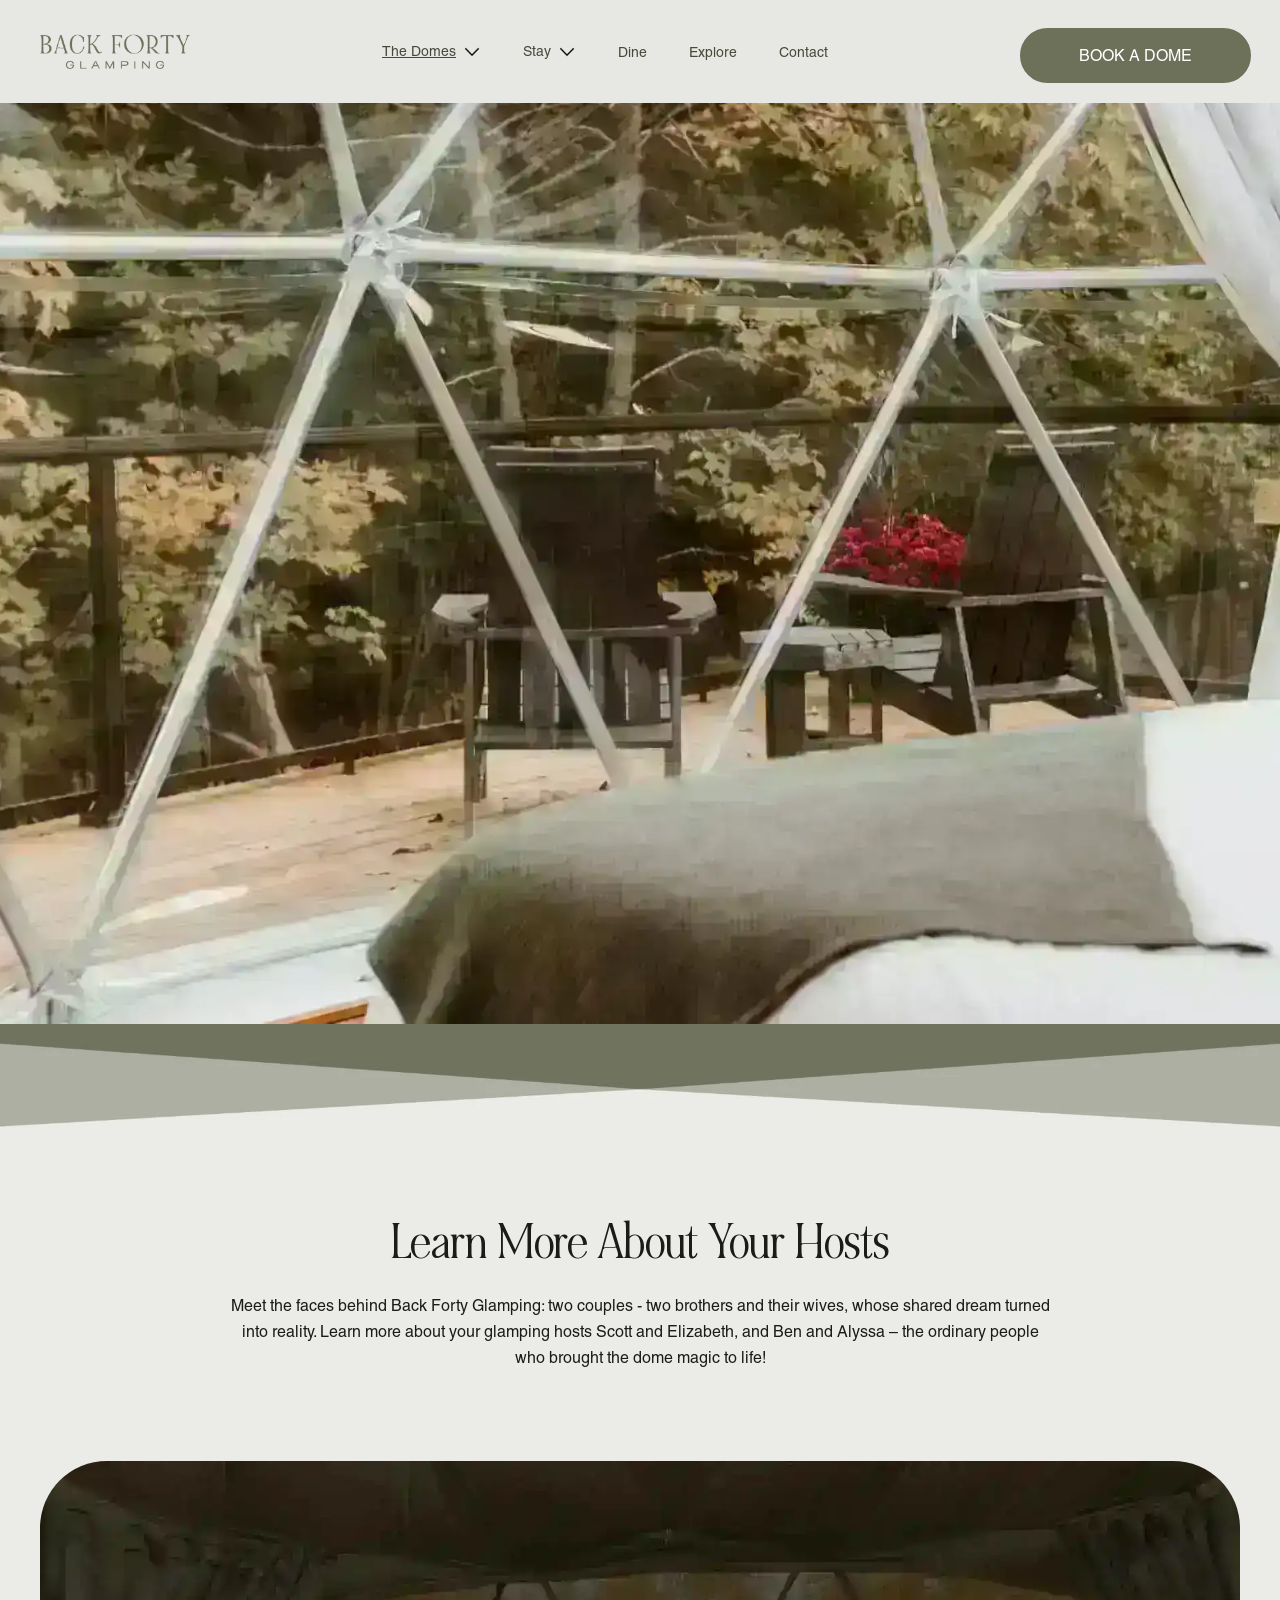
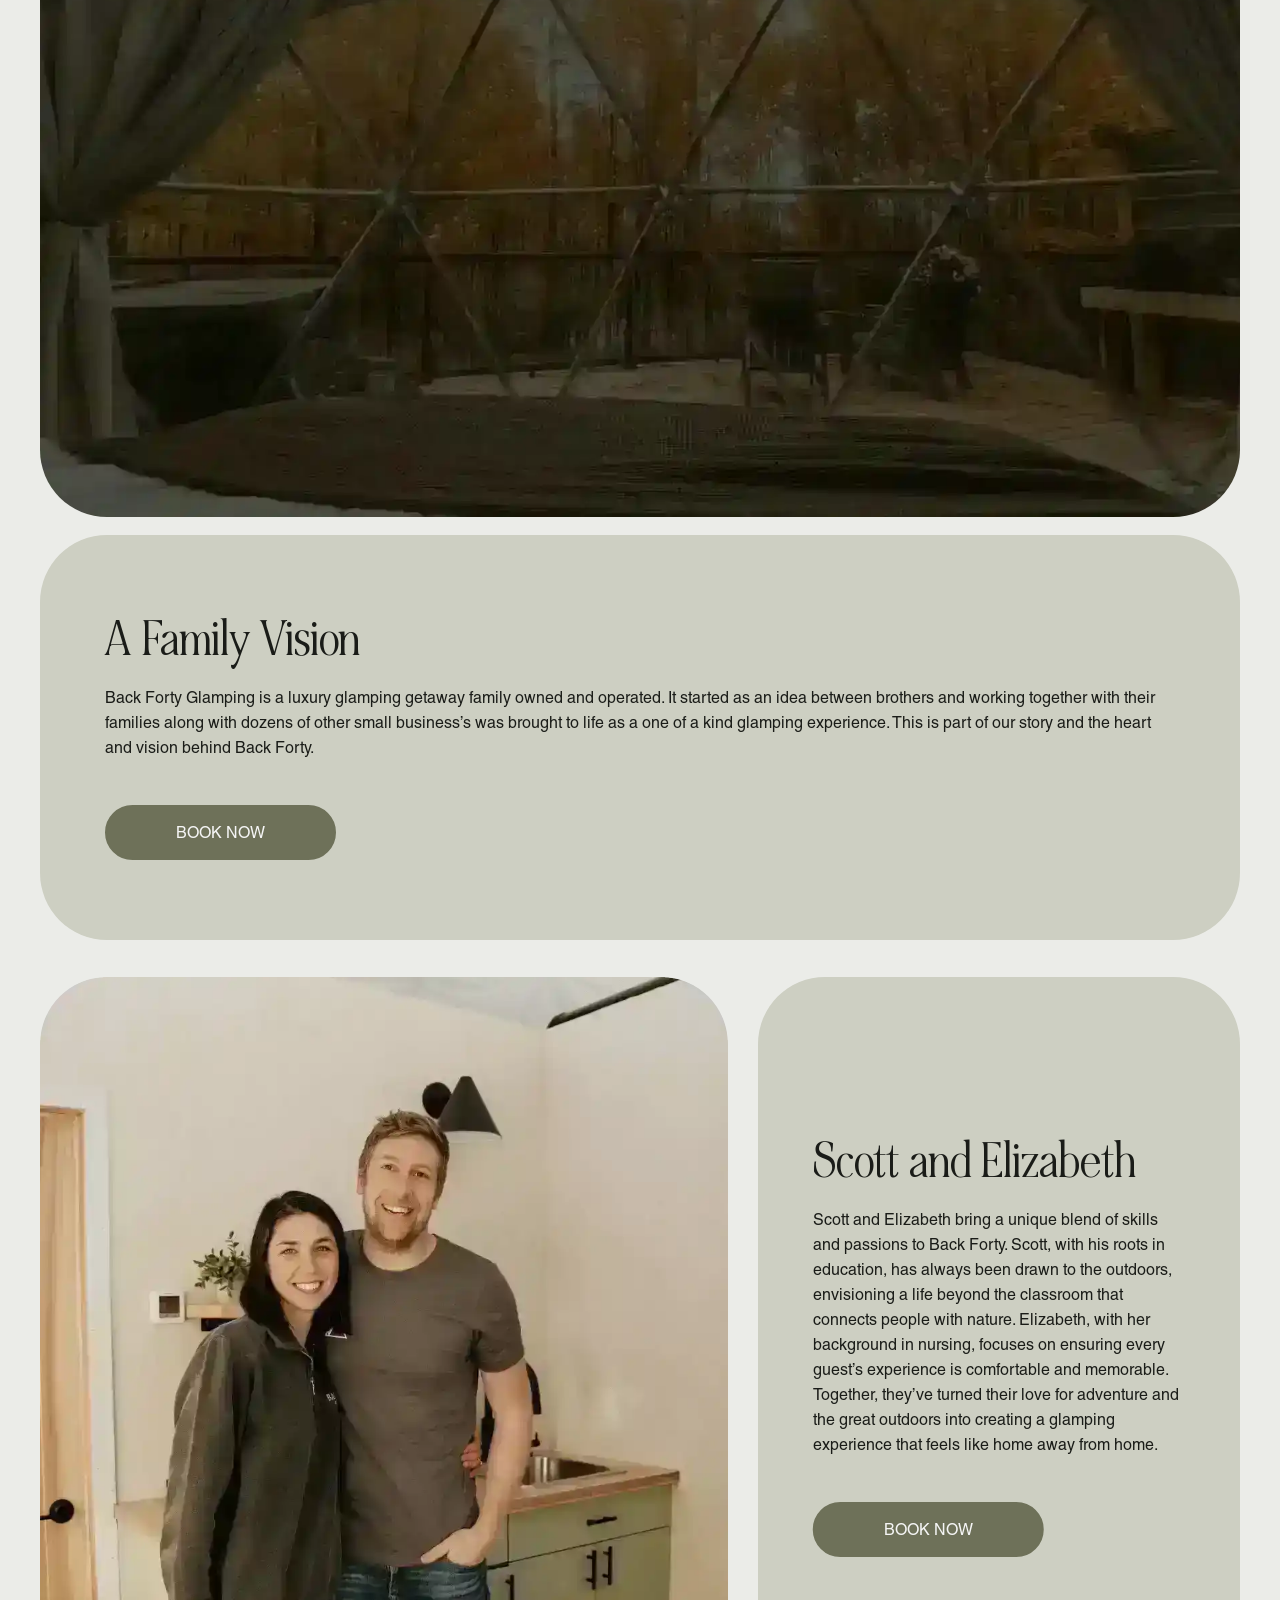
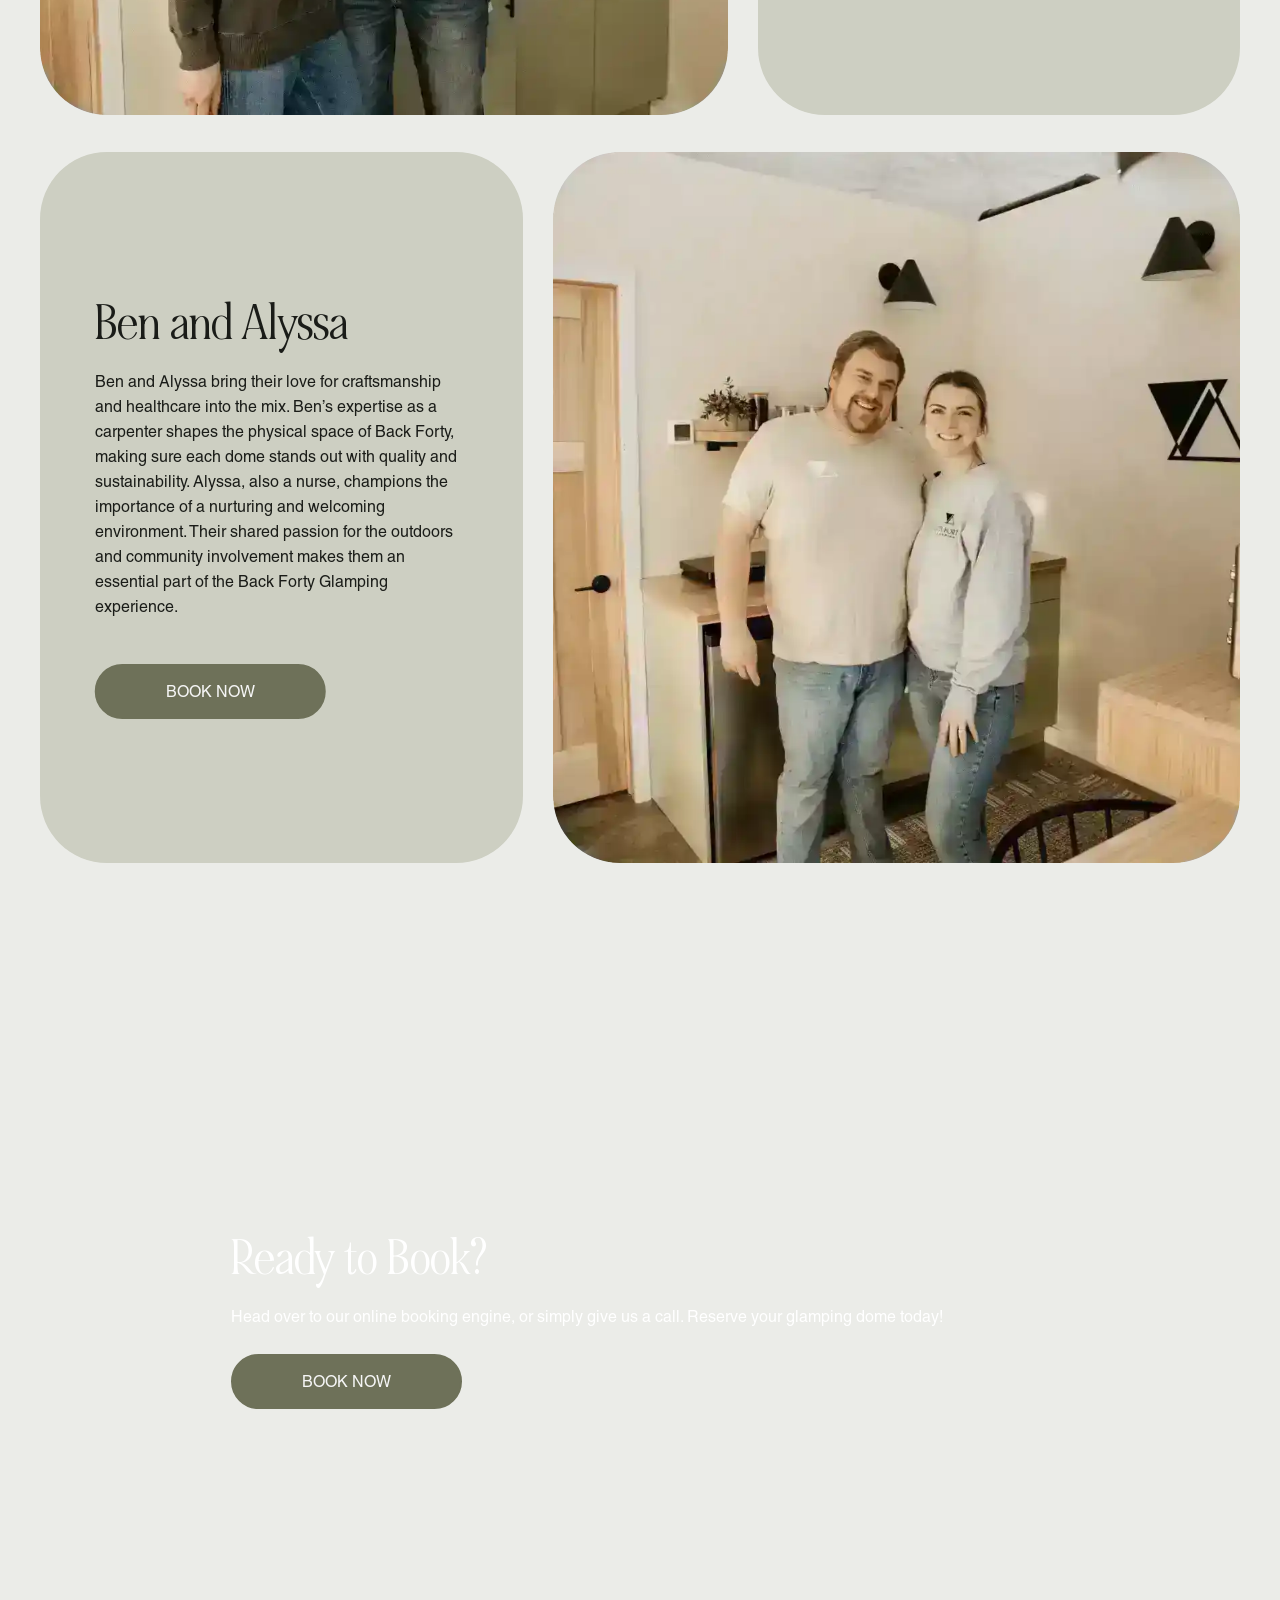
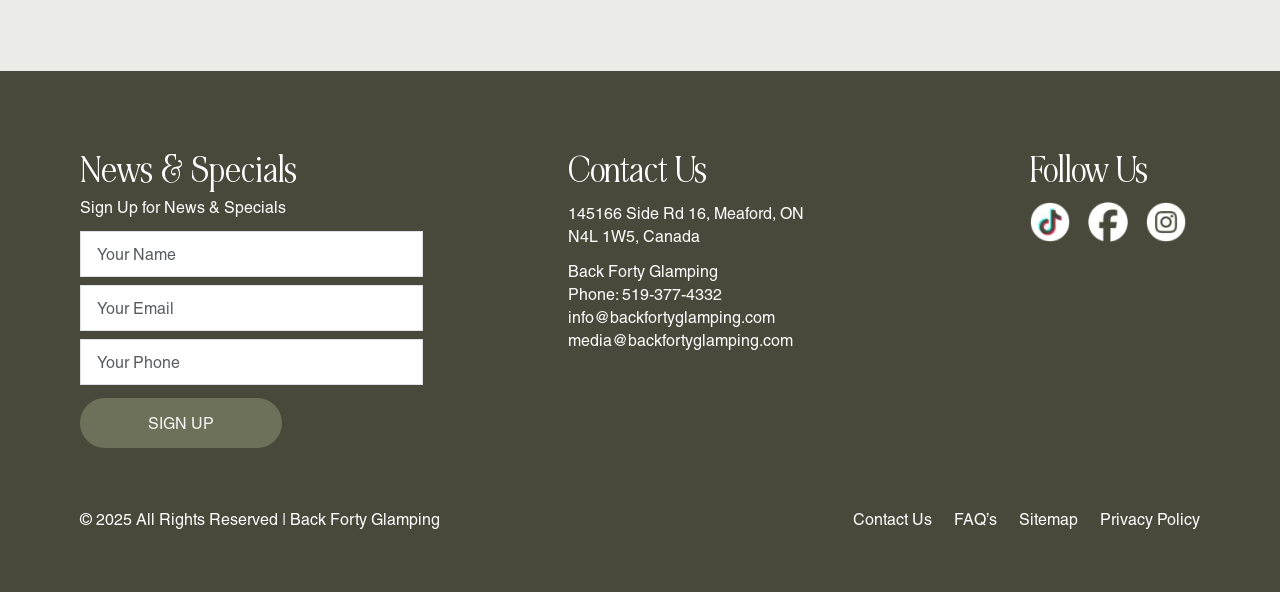
<file: about-us.html>
<!DOCTYPE html>
<html lang="en">
<head>
  <title>Back Forty Glamping | About Us Page</title>
  <meta charset="utf-8">
  <meta name="description" content="Welcome to the Back Forty Glamping website">
  <meta name="viewport" content="width=device-width, initial-scale=1">
   <link rel="preload" href="assets/images/about-banner.webp" as="image">
  <link rel="preload" href="assets/css/bootstrap.min.css" as="style" onload="this.onload=null;this.rel='stylesheet'">
<noscript><link rel="stylesheet" href="assets/css/bootstrap.min.css"></noscript>
    <link rel="stylesheet" type="text/css" href="assets/css/style.css">
    <link rel="stylesheet" type="text/css" href="assets/css/responsive.css">
    <link rel="stylesheet" type="text/css" href="assets/css/owl.carousel.min.css">
  
</head>
<body>


<header class="header-sec navbar_top">
  <nav class="navbar navbar-expand-xl bg-dark navbar-dark">
    <div class="container">
      <a class="navbar-brand" href="index.html"><img src="assets/images/backforty-logo.webp" class="img-fluid" alt="westbank-logo" loading="lazy"></a>
      <div class="mob-div"> 
      <div class="number">(519)-377-4332</div>       
      <div class="mobile-bookbtn"><a href="#" class="btn btn-info" title="Book a Dome">Book a Dome</a></div>
      <span class="navbartoggler"><img src="assets/images/menu.webp" class="img-fluid" alt="menu" loading="lazy"></span>
      <a href="javascript:void(0)" class="closebtn" onclick="closeNav()">×</a>
      </div>      
      <div class="collapse navbar-collapse justify-content-center" id="collapsibleNavbar">
        <ul class="navbar-nav">
          <li class="nav-item active dropdown">
            <a class="nav-link dropdown-toggle" href="#" role="button" data-bs-toggle="dropdown">The Domes<img src="assets/images/down.webp" class="img-fluid" alt="down" loading="lazy"></a>
            <ul class="dropdown-menu">
              <div class="dropdown-hover">
                <div class="dropdown-hoverleft">
                </div>
                <div class="dropdown-hoverright">
                  <h4>The Domes</h4>
                  <li><a class="dropdown-item" href="domes.html#forestdomes" title="Forest Domes">Forest Domes <img src="assets/images/menuhover.webp" class="img-fluid" alt="menuhover" loading="lazy" style="opacity: 1;"></a></li>
                  <li><a class="dropdown-item" href="domes.html#meadowdomes" title="Meadow Domes">Meadow Domes <img src="assets/images/menuhover1.webp" class="img-fluid" alt="menuhover1" loading="lazy"></a></li>
                  <li class="active"><a class="dropdown-item" href="about-us.html" title="Our Story">Our Story <img src="assets/images/menuhover.webp" class="img-fluid" alt="menuhover" loading="lazy"></a></li>
                </div>                
              </div>
            </ul>
          </li>
          <li class="nav-item dropdown">
            <a class="nav-link dropdown-toggle" href="#" role="button" data-bs-toggle="dropdown">Stay<img src="assets/images/down.webp" class="img-fluid" alt="down" loading="lazy"></a>
            <ul class="dropdown-menu">
              <div class="dropdown-hover">
                <div class="dropdown-hoverleft">                  
                </div>
                <div class="dropdown-hoverright">
                  <h4>Stay</h4>
                  <li><a class="dropdown-item" href="amenities.html" title="Amenities">Amenities <img src="assets/images/menuhover1.webp" class="img-fluid" alt="menuhover1" loading="lazy" style="opacity: 1;"></a></li>
                  <li><a class="dropdown-item" href="gallery.html" title="Gallery">Gallery <img src="assets/images/menuhover.webp" class="img-fluid" alt="menuhover" loading="lazy"></a></li>
                  <li><a class="dropdown-item" href="policies.html" title="Polices & FAQs">Polices & FAQs <img src="assets/images/menuhover1.webp" class="img-fluid" alt="menuhover1" loading="lazy"></a></li>
                </div>                
              </div>
            </ul>            
          </li>
          <li class="nav-item">
            <a class="nav-link" href="dining.html" title="Dine">Dine</a>
          </li>
          <li class="nav-item">
            <a class="nav-link" href="local-area.html" title="Explore">Explore</a>
          </li>
          <li class="nav-item">
            <a class="nav-link" href="contact-us.html" title="Contact">Contact</a>
          </li>           
        </ul>
      </div>
      <div class="dasktopbookbtn">
        <a class="nav-link" href="#" title="Book a Dome">Book a Dome</a>
      </div>
    </div>
  </nav>
</header>
<main>
<div id="mySidenav" class="sidenav">
  <ul>
      <li><a href="index.html" title="Home">Home</a></li>
      <li><a href="domes.html" title="Domes">Domes</a></li>
      <li class="active"><a href="about-us.html" title="About">About</a></li>
      <li><a href="amenities.html" title="Amenities">Amenities</a></li>
      <li><a href="gallery.html" title="Gallery">Gallery</a></li>
      <li><a href="policies.html" title="Policies & Faq">Policies & Faq</a></li>
      <li><a href="dining.html" title="Dining">Dining</a></li>
      <li><a href="local-area.html" title="Local Area">Local Area</a></li>
      <li><a href="contact-us.html" title="Contact">Contact</a></li>
  </ul>
</div>

<section class="hero-banner" style="background: url('assets/images/about-banner.webp');">		  
</section>
<div class="banner-bottomdesign">
  <img src="assets/images/banner-bottomdesign.webp" class="img-fluid w-100 h-100" alt="banner-bottomdesign" loading="lazy">
</div>

<section class="mainsec about-mainsec">
  <div class="container">
    <div class="row">
      <div class="col-md-12">
        <div class="main-heading">
          <h1>Learn More About<br> Your Hosts</h1>
          <p>Meet the faces behind Back Forty Glamping: two couples - two brothers and their wives, whose shared dream turned into reality. Learn more about your glamping hosts Scott and Elizabeth, and Ben and Alyssa – the ordinary people who brought the dome magic to life!</p>
        </div>
      </div>
    </div>

    <div class="row">
      <div class="col-md-12">
        <div class="aboutbig-img">
           <img src="assets/images/afamily-vision.webp" class="img-fluid" alt="afamily-vision" loading="lazy">
        </div>
        <div class="aboutbig-text">
           <h2>A Family Vision</h2>
           <p>Back Forty Glamping is a luxury glamping getaway family owned and operated. It started as an idea between brothers and working together with their families along with dozens of other small business’s was brought to life as a one of a kind glamping experience. This is part of our story and the heart and vision behind Back Forty.</p>
           <a href="#" class="btn learnmore" title="Book Now">BOOK NOW</a>
        </div>
      </div>
    </div>

    <div class="row m15 m-b57">
      <div class="col-md-7 p15 order-1 order-sm-1 order-md-1 order-lg-1 order-xl-1">
        <div class="about-leftimg">
           <img src="assets/images/scott.webp" class="img-fluid" alt="scott" loading="lazy">
        </div>
      </div>
      <div class="col-md-5 p15 order-2 order-sm-2 order-md-2 order-lg-2 order-xl-2">
        <div class="about-lefttext">
          <div class="coltext-align-c">
          <h2>Scott and Elizabeth</h2>
          <p>Scott and Elizabeth bring a unique blend of skills and passions to Back Forty. Scott, with his roots in education, has always been drawn to the outdoors, envisioning a life beyond the classroom that connects people with nature. Elizabeth, with her background in nursing, focuses on ensuring every guest’s experience is comfortable and memorable. Together, they’ve turned their love for adventure and the great outdoors into creating a glamping experience that feels like home away from home.</p>
          <a href="#" class="btn learnmore" title="Book Now">BOOK NOW</a>
          </div>
        </div>
      </div>
    </div>

    <div class="row m15 m-b57">
      <div class="col-md-7 p15 order-1 order-sm-1 order-md-1 order-lg-1 order-xl-2">
        <div class="about-leftimg">
           <img src="assets/images/ben.webp" class="img-fluid" alt="ben" loading="lazy">
        </div>
      </div>
      <div class="col-md-5 p15 order-2 order-sm-2 order-md-2 order-lg-2 order-xl-1">
        <div class="about-lefttext">
          <div class="coltext-align-c">
          <h2>Ben and Alyssa</h2>
          <p>Ben and Alyssa bring their love for craftsmanship and healthcare into the mix. Ben’s expertise as a carpenter shapes the physical space of Back Forty, making sure each dome stands out with quality and sustainability. Alyssa, also a nurse, champions the importance of a nurturing and welcoming environment. Their shared passion for the outdoors and community involvement makes them an essential part of the Back Forty Glamping experience.</p>
          <a href="#" class="btn learnmore" title="Book Now">BOOK NOW</a>
          </div>
        </div>
      </div>
    </div>
      
  </div>
</section>




<section class="forty-sec questions-sec" style="background: url('assets/images/questions-bg.webp');">
    <div class="container">
      <div class="row">
        <div class="col-md-12">
          <div class="forty-heading">
            <h2>Ready to Book?</h2>
            <p>Head over to our online booking engine, or simply give us a call. Reserve your glamping dome today!</p>
            <a href="#" class="btn bookdome" title="Book Now">Book Now</a>
          </div>
        </div>
      </div>
    </div>  
</section>
</main>
<footer class="footer">
  <div class="container">
    <div class="row">
      <div class="col-md-4">
        <div class="footer-col">
          <h3>News & Specials</h3>
          <p>Sign Up for News & Specials</p>
          <form>
               <div class="form-group">
                  <input type="text" class="form-control" id="name" placeholder="Your Name" name="name">
                </div> 
                <div class="form-group">
                  <input type="email" class="form-control" id="email" placeholder="Your Email" name="email">
                </div>
                <div class="form-group">
                  <input type="text" class="form-control" id="email" placeholder="Your Phone" name="phone">
                </div>
                <div class="footer-btn">
                  <button type="submit" class="btn btn-text" title="SIGN UP">SIGN UP</button>
                </div>
              </form>
        </div>
      </div>
      <div class="col-md-4">
        <div class="footer-col footer-col2">
          <h3>Contact Us</h3>
          <p>145166 Side Rd 16, Meaford, ON<br> N4L 1W5, Canada</p> 
          <p>Back Forty Glamping<br>Phone: 519-377-4332<br>info@backfortyglamping.com<br>media@backfortyglamping.com</p>
        </div>
      </div>
      <div class="col-md-4">
        <div class="footer-col footer-col2 footerfollow">
          <h3>Follow Us</h3>
          <ul>
            <li><a href="#"><img src="assets/images/follow-icon1.webp" class="img-fluid" alt="follow-icon1" loading="lazy"></a></li>
            <li><a href="#"><img src="assets/images/follow-icon2.webp" class="img-fluid" alt="follow-icon2" loading="lazy"></a></li>
            <li><a href="#"><img src="assets/images/follow-icon3.webp" class="img-fluid" alt="follow-icon3" loading="lazy"></a></li>
          </ul>
        </div>
      </div>
    </div>
    <div class="row copyrightrow">
      <div class="col-md-6">
        <div class="copyright">
          <p>© 2025 All Rights Reserved | Back Forty Glamping</p>
        </div>
      </div>
      <div class="col-md-6">
        <div class="copyright-link">
          <ul>
            <li><a href="contact-us.html">Contact Us</a></li>
            <li><a href="policies.html#faqsec">FAQ’s</a></li>
            <li><a href="#">Sitemap</a></li>
            <li><a href="#">Privacy Policy</a></li>
          </ul>
        </div>
      </div>
    </div>
  </div>
</footer>

<script src="assets/js/jquery.min.js"></script>
<script src="assets/js/bootstrap.bundle.min.js" defer></script>
<script src="assets/js/owl.carousel.js" defer></script>
<script src="assets/js/custom.js"></script>
<script type="text/javascript">
  jQuery(document).ready(function($) {
    // --- Configuration for #owl-demo1 ---
    const owl1 = $("#owl-demo1");

    owl1.owlCarousel({
        center: false,
        loop: true,
        nav: false,
        dots: true,
        margin: 40,
        responsive: {
            200: {
                items: 1,
                margin: 10
            },
            767: {
                items: 1.5
            },
            1200: {
                items: 2.3
            }
        },

        // --- Accessibility Callbacks Start ---
        onInitialized: function(event) {
            // 'this' inside the callback refers to the Owl Carousel instance,
            // which can be used to reference the element (event.target)
            const owlElement = $(event.target);

            $('.owl-dot', owlElement).each(function(index) {
                let slideNumber = index + 1;

                $(this).attr('aria-label', 'Go to slide ' + slideNumber);

                if ($(this).hasClass('active')) {
                    $(this).attr('aria-current', 'true');
                }
            });
        },

        onChanged: function(event) {
            const owlElement = $(event.target);

            $('.owl-dot', owlElement).removeAttr('aria-current');

            $('.owl-dot.active', owlElement).attr('aria-current', 'true');
        }
        // --- Accessibility Callbacks End ---
    });

});
</script>


</body>
</html>
</file>
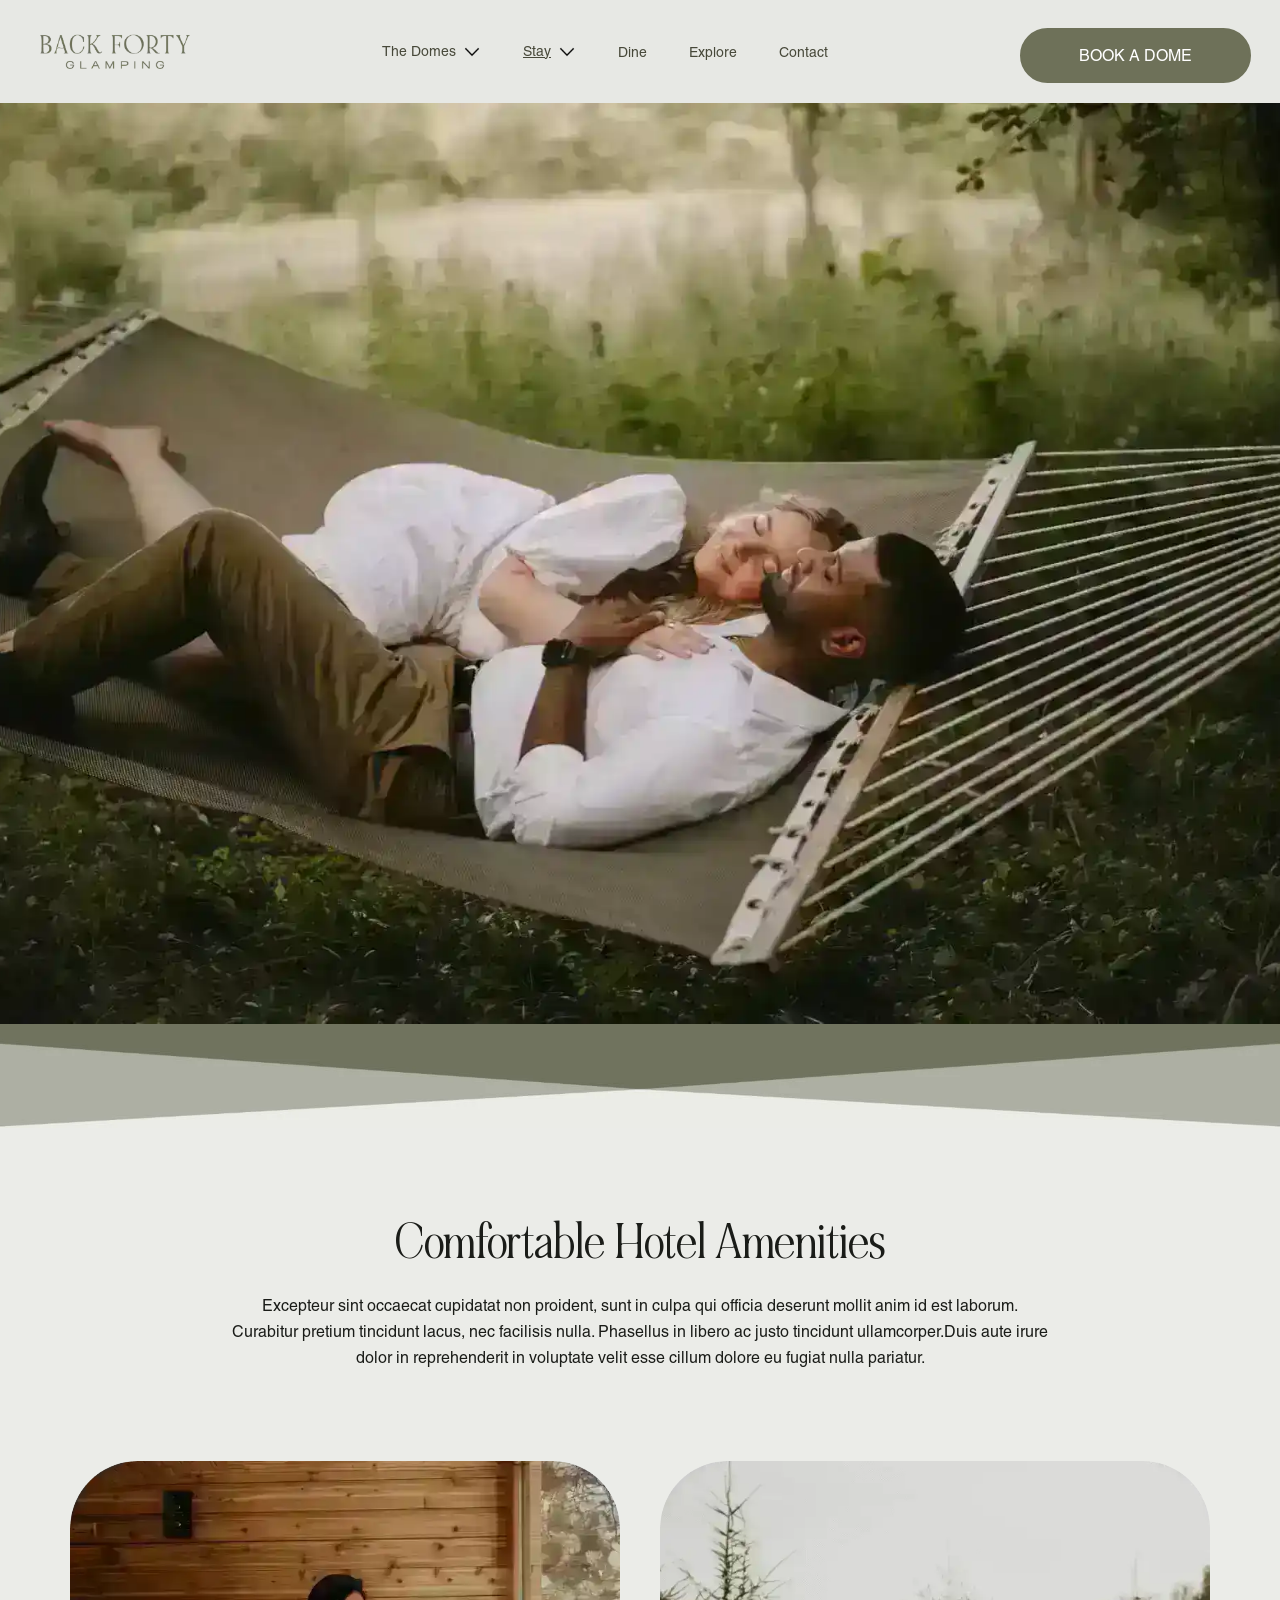
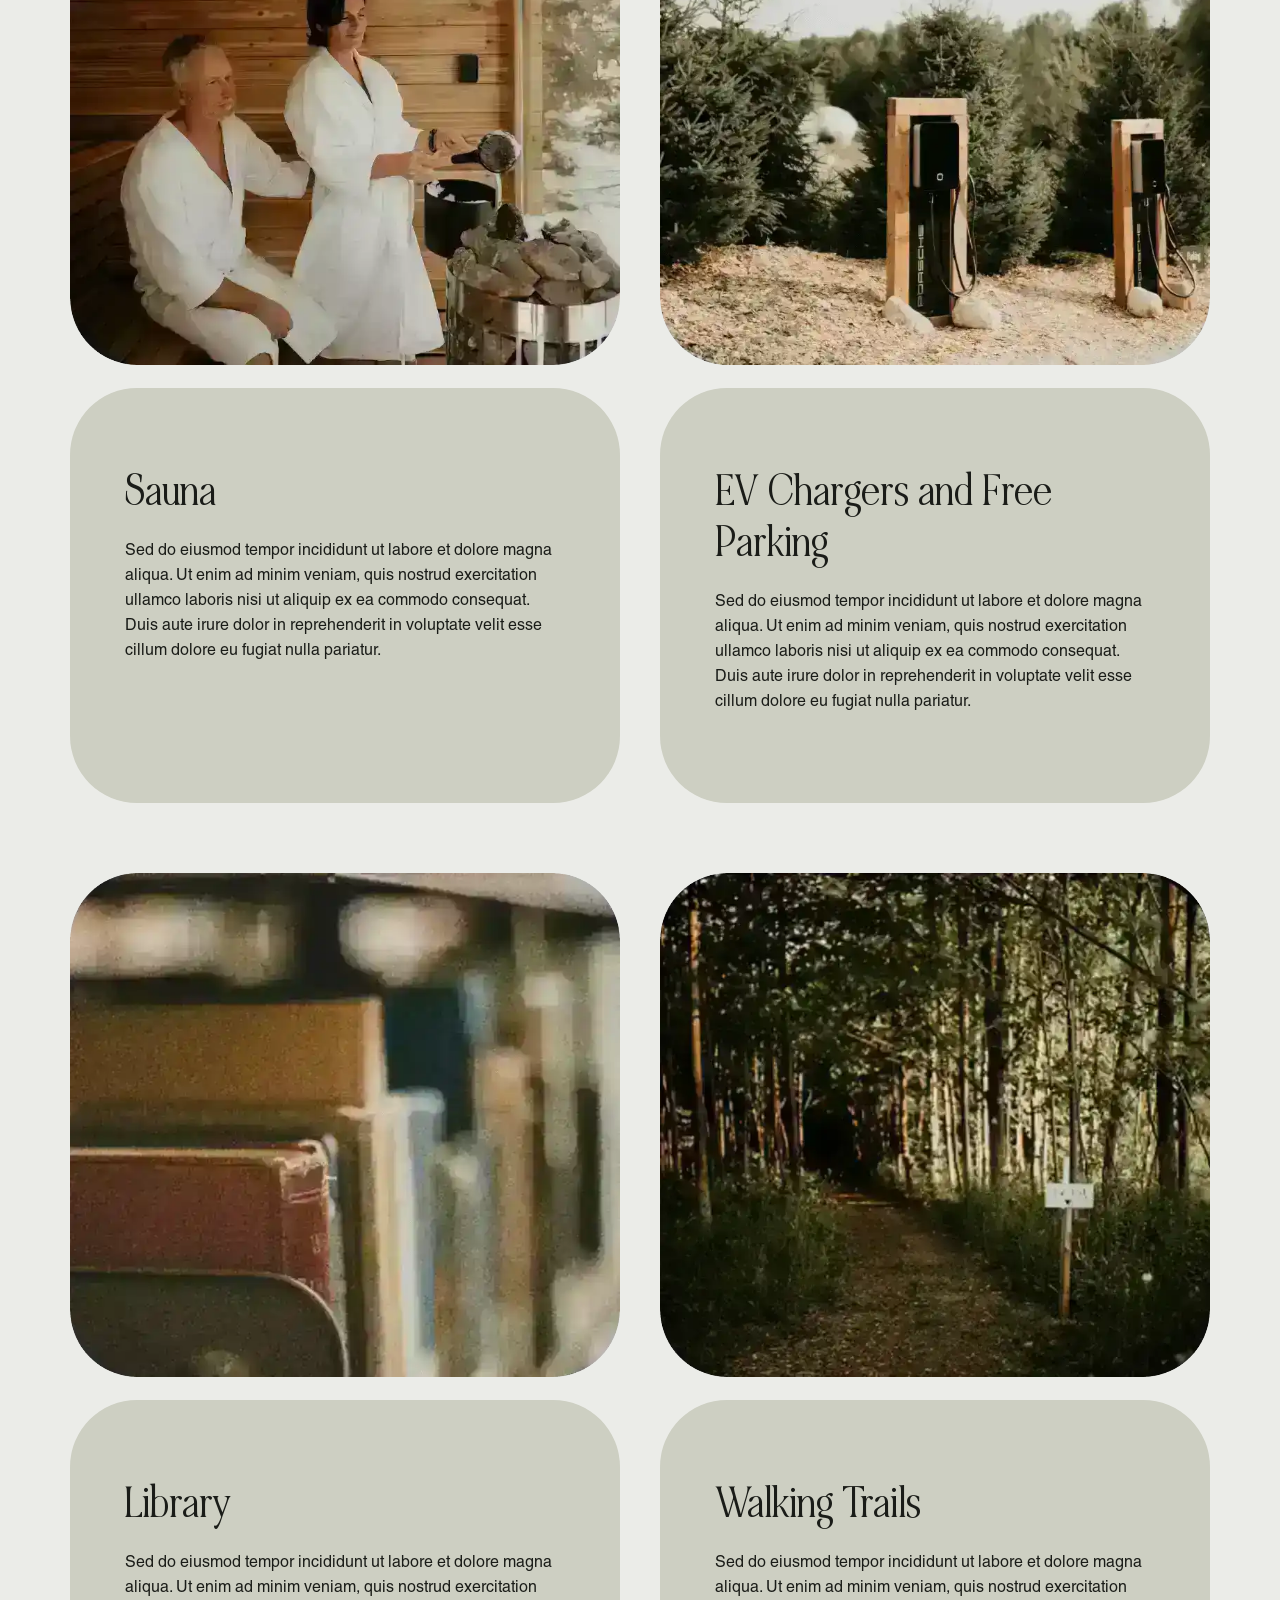
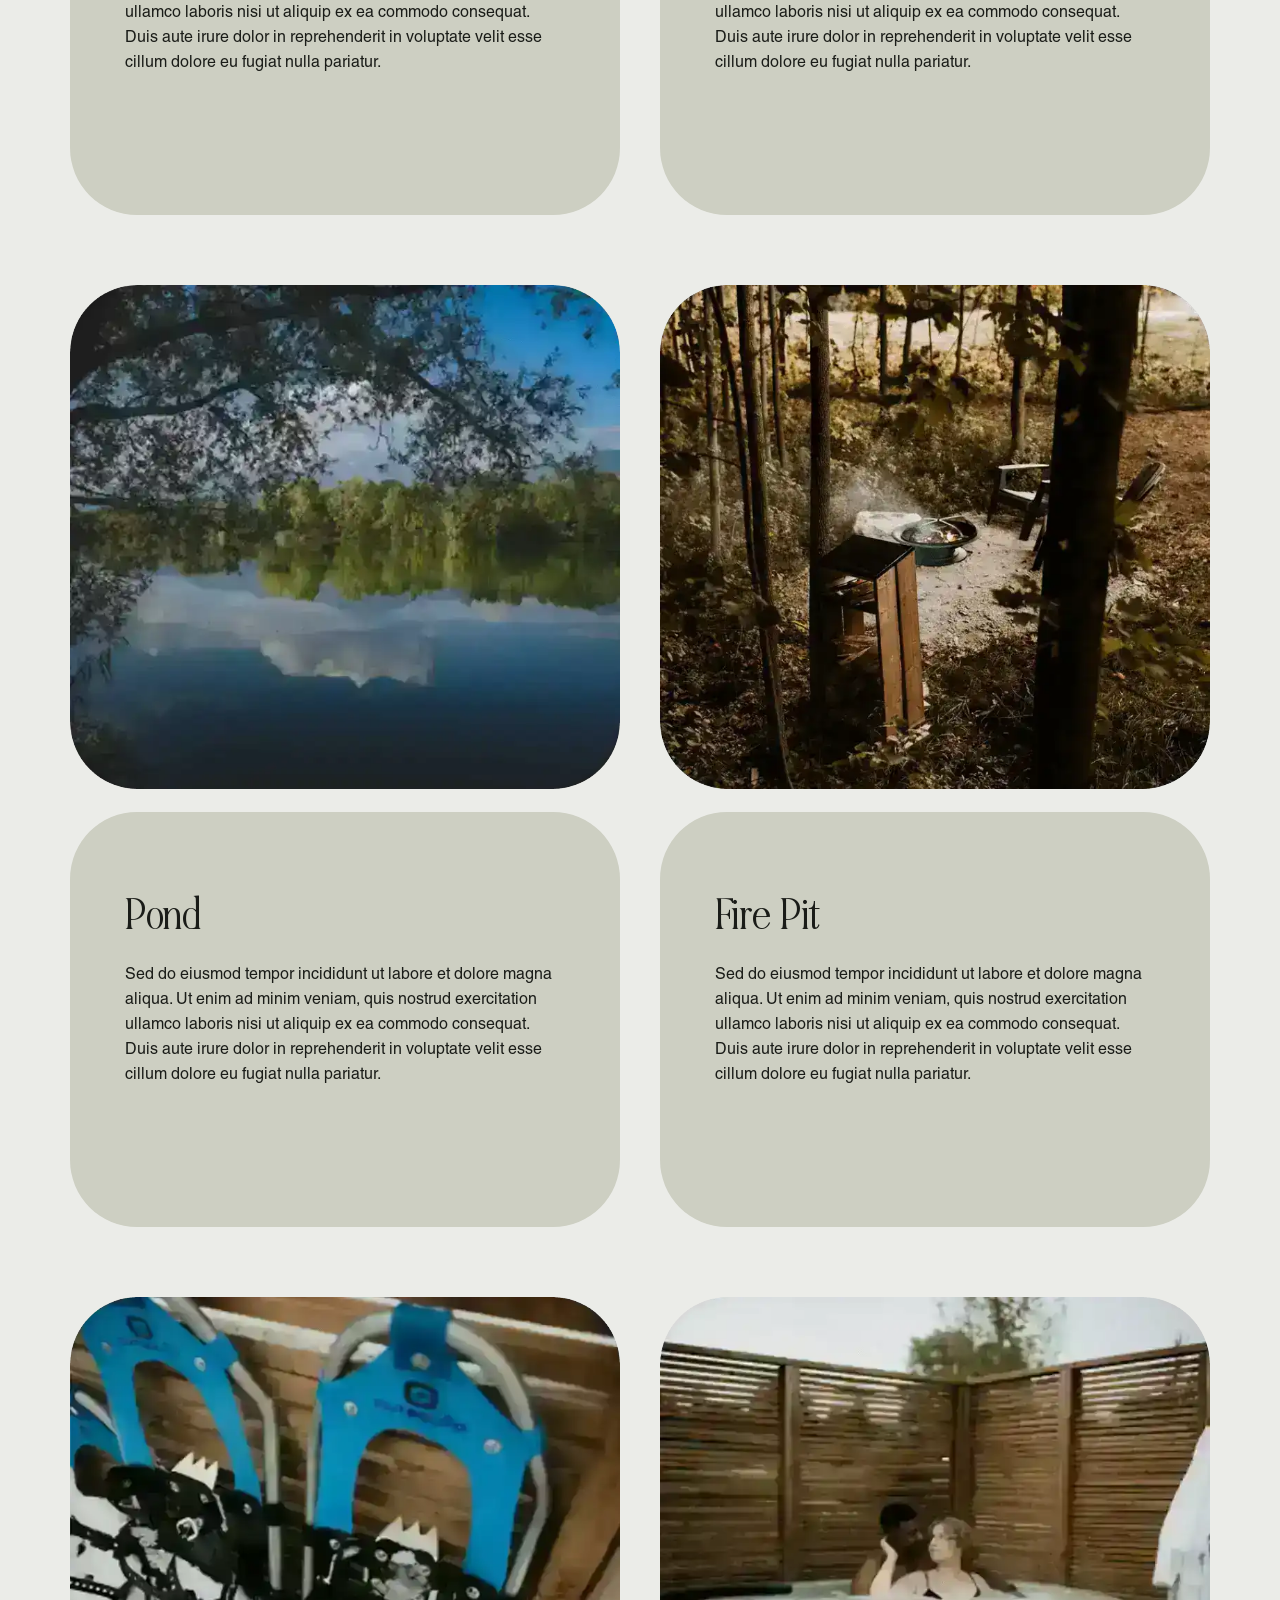
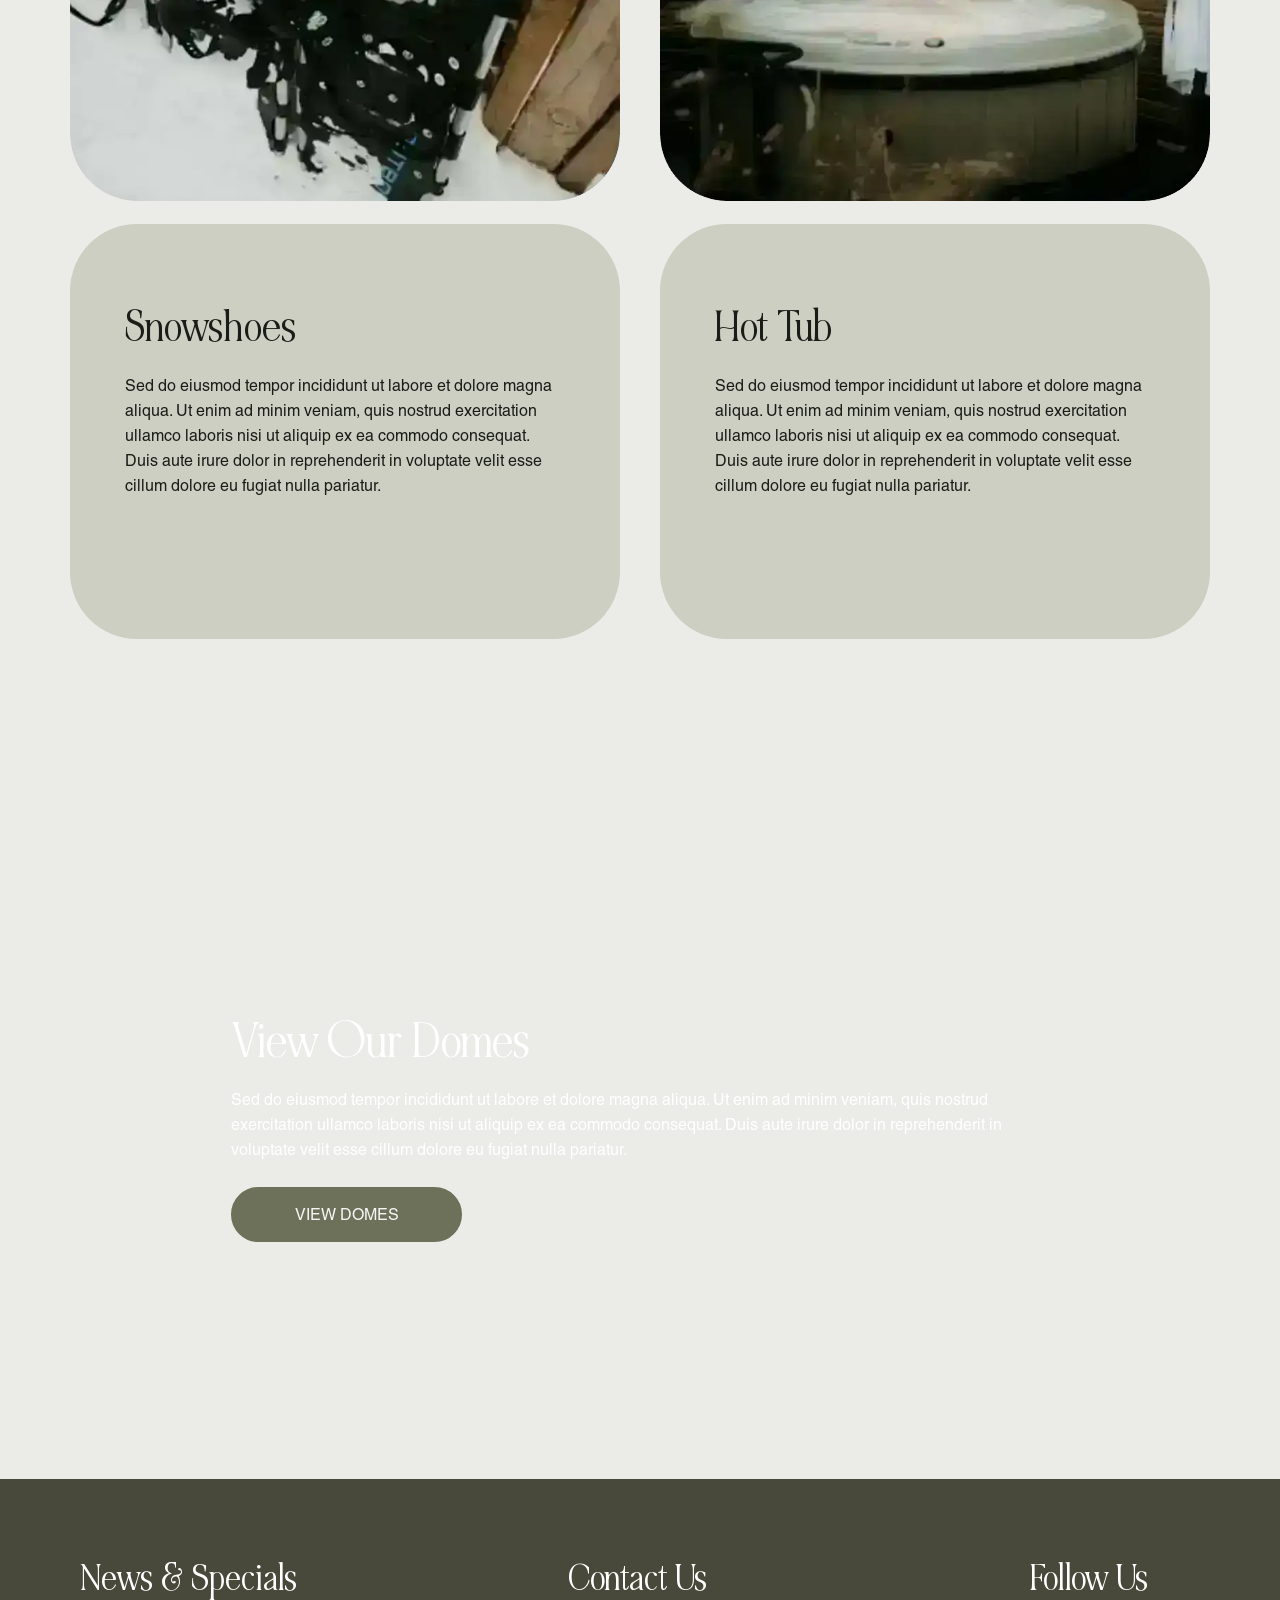
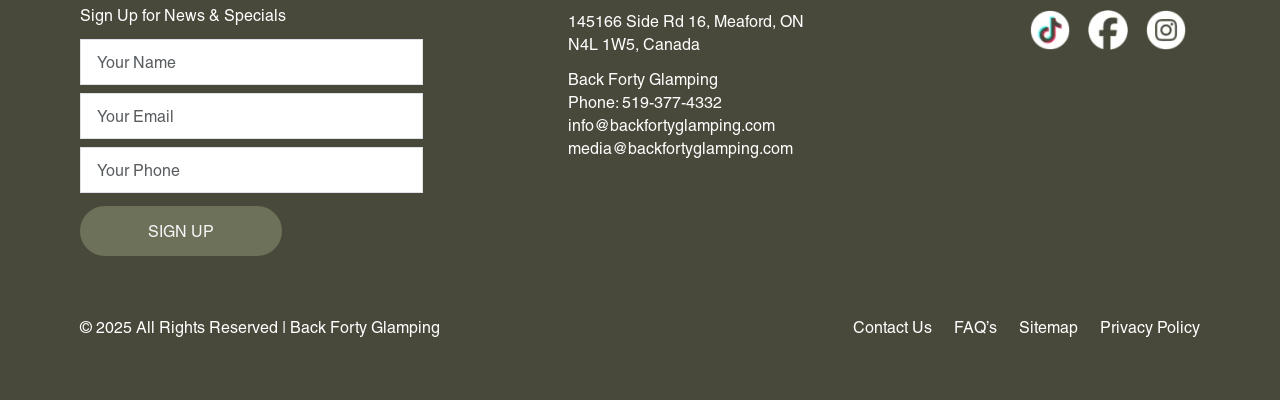
<file: amenities.html>
<!DOCTYPE html>
<html lang="en">
<head>
  <title>Back Forty Glamping | Amenities Page</title>
  <meta charset="utf-8">
  <meta name="description" content="Welcome to the Back Forty Glamping website">
  <meta name="viewport" content="width=device-width, initial-scale=1">
  <link rel="preload" href="assets/images/amenities-banner.webp" as="image">
  <link rel="preload" href="assets/css/bootstrap.min.css" as="style" onload="this.onload=null;this.rel='stylesheet'">
<noscript><link rel="stylesheet" href="assets/css/bootstrap.min.css"></noscript>
    <link rel="stylesheet" type="text/css" href="assets/css/style.css">

<link rel="preload" href="assets/css/responsive.css" as="style" onload="this.onload=null;this.rel='stylesheet'">
<noscript><link rel="stylesheet" href="assets/css/responsive.css"></noscript>

<link rel="preload" href="assets/css/owl.carousel.min.css" as="style" onload="this.onload=null;this.rel='stylesheet'">
<noscript><link rel="stylesheet" href="assets/css/owl.carousel.min.css"></noscript>
</head>
<body>


<header class="header-sec navbar_top">
  <nav class="navbar navbar-expand-xl bg-dark navbar-dark">
    <div class="container">
      <a class="navbar-brand" href="index.html"><img src="assets/images/backforty-logo.webp" class="img-fluid" alt="westbank-logo" loading="lazy"></a>
      <div class="mob-div"> 
      <div class="number">(519)-377-4332</div>       
      <div class="mobile-bookbtn"><a href="#" class="btn btn-info" title="Book a Dome">Book a Dome</a></div>
      <span class="navbartoggler"><img src="assets/images/menu.webp" class="img-fluid" alt="menu" loading="lazy"></span>
      <a href="javascript:void(0)" class="closebtn" onclick="closeNav()">×</a>
      </div>      
      <div class="collapse navbar-collapse justify-content-center" id="collapsibleNavbar">
        <ul class="navbar-nav">
          <li class="nav-item dropdown">
            <a class="nav-link dropdown-toggle" href="#" role="button" data-bs-toggle="dropdown">The Domes<img src="assets/images/down.webp" class="img-fluid" alt="down" loading="lazy"></a>
            <ul class="dropdown-menu">
              <div class="dropdown-hover">
                <div class="dropdown-hoverleft">
                </div>
                <div class="dropdown-hoverright">
                  <h4>The Domes</h4>
                  <li><a class="dropdown-item" href="domes.html#forestdomes" title="Forest Domes">Forest Domes <img src="assets/images/menuhover.webp" class="img-fluid" alt="menuhover" loading="lazy" style="opacity: 1;"></a></li>
                  <li><a class="dropdown-item" href="domes.html#meadowdomes" title="Meadow Domes">Meadow Domes <img src="assets/images/menuhover1.webp" class="img-fluid" alt="menuhover1" loading="lazy"></a></li>
                  <li><a class="dropdown-item" href="about-us.html" title="Our Story">Our Story <img src="assets/images/menuhover.webp" class="img-fluid" alt="menuhover" loading="lazy"></a></li>
                </div>                
              </div>
            </ul>
          </li>
          <li class="nav-item active dropdown">
            <a class="nav-link dropdown-toggle" href="#" role="button" data-bs-toggle="dropdown">Stay<img src="assets/images/down.webp" class="img-fluid" alt="down" loading="lazy"></a>
            <ul class="dropdown-menu">
              <div class="dropdown-hover">
                <div class="dropdown-hoverleft">                  
                </div>
                <div class="dropdown-hoverright">
                  <h4>Stay</h4>
                  <li class="active"><a class="dropdown-item" href="amenities.html" title="Amenities">Amenities <img src="assets/images/menuhover1.webp" class="img-fluid" alt="menuhover1" loading="lazy" style="opacity: 1;"></a></li>
                  <li><a class="dropdown-item" href="gallery.html" title="Gallery">Gallery <img src="assets/images/menuhover.webp" class="img-fluid" alt="menuhover" loading="lazy"></a></li>
                  <li><a class="dropdown-item" href="policies.html" title="Polices & FAQs">Polices & FAQs <img src="assets/images/menuhover1.webp" class="img-fluid" alt="menuhover1" loading="lazy"></a></li>
                </div>                
              </div>
            </ul>            
          </li>
          <li class="nav-item">
            <a class="nav-link" href="dining.html" title="Dine">Dine</a>
          </li>
          <li class="nav-item">
            <a class="nav-link" href="local-area.html" title="Explore">Explore</a>
          </li>
          <li class="nav-item">
            <a class="nav-link" href="contact-us.html" title="Contact">Contact</a>
          </li>           
        </ul>
      </div>
      <div class="dasktopbookbtn">
        <a class="nav-link" href="#" title="Book a Dome">Book a Dome</a>
      </div>
    </div>
  </nav>
</header>
<main>
<div id="mySidenav" class="sidenav">
  <ul>
      <li><a href="index.html" title="Home">Home</a></li>
      <li><a href="domes.html" title="Domes">Domes</a></li>
      <li><a href="about-us.html" title="About">About</a></li>
      <li class="active"><a href="amenities.html" title="Amenities">Amenities</a></li>
      <li><a href="gallery.html" title="Gallery">Gallery</a></li>
      <li><a href="policies.html" title="Policies & Faq">Policies & Faq</a></li>
      <li><a href="dining.html" title="Dining">Dining</a></li>
      <li><a href="local-area.html" title="Local Area">Local Area</a></li>
      <li><a href="contact-us.html" title="Contact">Contact</a></li>
  </ul>
</div>
<section class="hero-banner" style="background: url('assets/images/amenities-banner.webp');">		  
</section>
<div class="banner-bottomdesign">
  <img src="assets/images/banner-bottomdesign.webp" class="img-fluid w-100 h-100" alt="banner-bottomdesign" loading="lazy">
</div>

<section class="mainsec amenities-mainsec">
  <div class="container">
    <div class="row">
      <div class="col-md-12">
        <div class="main-heading">
          <h1>Comfortable Hotel<br> Amenities</h1>
          <p>Excepteur sint occaecat cupidatat non proident, sunt in culpa qui officia deserunt mollit anim id est laborum. Curabitur pretium tincidunt lacus, nec facilisis nulla. Phasellus in libero ac justo tincidunt ullamcorper.Duis aute irure dolor in reprehenderit in voluptate velit esse cillum dolore eu fugiat nulla pariatur.</p>
        </div>
      </div>
    </div>
      
  </div>
</section>



<section class="addons-sec amenitiesslider amenitiespage">
  <div class="container-fluid">
    <div class="row amenities-desk-row">
      <div class="col-md-6">
        <div class="amenities-box">
          <div class="addons-img">  
             <img src="assets/images/sauna.webp" class="img-fluid" alt="sauna" loading="lazy">
          </div>
          <div class="addons-desc">                       
            <h3>Sauna</h3>
            <p>Sed do eiusmod tempor incididunt ut labore et dolore magna aliqua. Ut enim ad minim veniam, quis nostrud exercitation ullamco laboris nisi ut aliquip ex ea commodo consequat. Duis aute irure dolor in reprehenderit in voluptate velit esse cillum dolore eu fugiat nulla pariatur.</p>
          </div>
        </div>
      </div>
      <div class="col-md-6">
        <div class="amenities-box">
          <div class="addons-img">  
             <img src="assets/images/ev-chargers.webp" class="img-fluid" alt="ev-chargers" loading="lazy">
          </div>
          <div class="addons-desc">                       
            <h3>EV Chargers and Free <br> Parking</h3>
            <p>Sed do eiusmod tempor incididunt ut labore et dolore magna aliqua. Ut enim ad minim veniam, quis nostrud exercitation ullamco laboris nisi ut aliquip ex ea commodo consequat. Duis aute irure dolor in reprehenderit in voluptate velit esse cillum dolore eu fugiat nulla pariatur.</p>
          </div>
        </div>
      </div>
      <div class="col-md-6">
        <div class="amenities-box">
          <div class="addons-img">  
             <img src="assets/images/library.webp" class="img-fluid" alt="library" loading="lazy">
          </div>
          <div class="addons-desc">                       
            <h3>Library</h3>
            <p>Sed do eiusmod tempor incididunt ut labore et dolore magna aliqua. Ut enim ad minim veniam, quis nostrud exercitation ullamco laboris nisi ut aliquip ex ea commodo consequat. Duis aute irure dolor in reprehenderit in voluptate velit esse cillum dolore eu fugiat nulla pariatur.</p>
          </div>
        </div>
      </div>
      <div class="col-md-6">
        <div class="amenities-box">
          <div class="addons-img">  
             <img src="assets/images/walking-trails.webp" class="img-fluid" alt="walking-trails" loading="lazy">
          </div>
          <div class="addons-desc">                       
            <h3>Walking Trails</h3>
            <p>Sed do eiusmod tempor incididunt ut labore et dolore magna aliqua. Ut enim ad minim veniam, quis nostrud exercitation ullamco laboris nisi ut aliquip ex ea commodo consequat. Duis aute irure dolor in reprehenderit in voluptate velit esse cillum dolore eu fugiat nulla pariatur.</p>
          </div>
        </div>
      </div>
      <div class="col-md-6">
        <div class="amenities-box">
          <div class="addons-img">  
             <img src="assets/images/pond.webp" class="img-fluid" alt="pond" loading="lazy">
          </div>
          <div class="addons-desc">                       
            <h3>Pond</h3>
            <p>Sed do eiusmod tempor incididunt ut labore et dolore magna aliqua. Ut enim ad minim veniam, quis nostrud exercitation ullamco laboris nisi ut aliquip ex ea commodo consequat. Duis aute irure dolor in reprehenderit in voluptate velit esse cillum dolore eu fugiat nulla pariatur.</p>
          </div>
        </div>
      </div>
      <div class="col-md-6">
        <div class="amenities-box">
          <div class="addons-img">  
             <img src="assets/images/fire-pit.webp" class="img-fluid" alt="fire-pit" loading="lazy">
          </div>
          <div class="addons-desc">                       
            <h3>Fire Pit</h3>
            <p>Sed do eiusmod tempor incididunt ut labore et dolore magna aliqua. Ut enim ad minim veniam, quis nostrud exercitation ullamco laboris nisi ut aliquip ex ea commodo consequat. Duis aute irure dolor in reprehenderit in voluptate velit esse cillum dolore eu fugiat nulla pariatur.</p>
          </div>
        </div>
      </div>
      <div class="col-md-6">
        <div class="amenities-box">
          <div class="addons-img">  
             <img src="assets/images/snowshoes.webp" class="img-fluid" alt="snowshoes" loading="lazy">
          </div>
          <div class="addons-desc">                       
            <h3>Snowshoes</h3>
            <p>Sed do eiusmod tempor incididunt ut labore et dolore magna aliqua. Ut enim ad minim veniam, quis nostrud exercitation ullamco laboris nisi ut aliquip ex ea commodo consequat. Duis aute irure dolor in reprehenderit in voluptate velit esse cillum dolore eu fugiat nulla pariatur.</p>
          </div>
        </div>
      </div>
      <div class="col-md-6">
        <div class="amenities-box">
          <div class="addons-img">  
             <img src="assets/images/hot-tub.webp" class="img-fluid" alt="hot-tub" loading="lazy">
          </div>
          <div class="addons-desc">                       
            <h3>Hot Tub</h3>
            <p>Sed do eiusmod tempor incididunt ut labore et dolore magna aliqua. Ut enim ad minim veniam, quis nostrud exercitation ullamco laboris nisi ut aliquip ex ea commodo consequat. Duis aute irure dolor in reprehenderit in voluptate velit esse cillum dolore eu fugiat nulla pariatur.</p>
          </div>
        </div>
      </div>


    </div>

     <div class="row amenities-mob-row">
    <div class="col-md-12">
      <div id="demos">
          <div id="owl-demo1" class="owl-carousel owl-theme">
              <div class="item">
                <div class="amenities-box">
                  <div class="addons-img">  
                     <img src="assets/images/sauna.webp" class="img-fluid" alt="sauna" loading="lazy">
                  </div>
                  <div class="addons-desc">                       
                    <h3>Sauna</h3>
                    <p>Sed do eiusmod tempor incididunt ut labore et dolore magna aliqua. Ut enim ad minim veniam, quis nostrud exercitation ullamco laboris nisi ut aliquip ex ea commodo consequat. Duis aute irure dolor in reprehenderit in voluptate velit esse cillum dolore eu fugiat nulla pariatur.</p>
                  </div>
                </div>
              </div>

              <div class="item">
                <div class="amenities-box">
                  <div class="addons-img">  
                     <img src="assets/images/ev-chargers.webp" class="img-fluid" alt="ev-chargers" loading="lazy">
                  </div>
                  <div class="addons-desc">                       
                    <h3>EV Chargers and Free Parking</h3>
                    <p>Sed do eiusmod tempor incididunt ut labore et dolore magna aliqua. Ut enim ad minim veniam, quis nostrud exercitation ullamco laboris nisi ut aliquip ex ea commodo consequat. Duis aute irure dolor in reprehenderit in voluptate velit esse cillum dolore eu fugiat nulla pariatur.</p>
                  </div>
                </div>
              </div>

              <div class="item">
                <div class="amenities-box">
                  <div class="addons-img">  
                     <img src="assets/images/library.webp" class="img-fluid" alt="library" loading="lazy">
                  </div>
                  <div class="addons-desc">                       
                    <h3>Library</h3>
                    <p>Sed do eiusmod tempor incididunt ut labore et dolore magna aliqua. Ut enim ad minim veniam, quis nostrud exercitation ullamco laboris nisi ut aliquip ex ea commodo consequat. Duis aute irure dolor in reprehenderit in voluptate velit esse cillum dolore eu fugiat nulla pariatur.</p>
                  </div>
                </div>
              </div>

              <div class="item">
                <div class="amenities-box">
                  <div class="addons-img">  
                     <img src="assets/images/walking-trails.webp" class="img-fluid" alt="walking-trails" loading="lazy">
                  </div>
                  <div class="addons-desc">                       
                    <h3>Walking Trails</h3>
                    <p>Sed do eiusmod tempor incididunt ut labore et dolore magna aliqua. Ut enim ad minim veniam, quis nostrud exercitation ullamco laboris nisi ut aliquip ex ea commodo consequat. Duis aute irure dolor in reprehenderit in voluptate velit esse cillum dolore eu fugiat nulla pariatur.</p>
                  </div>
                </div>
              </div>
              <div class="item">
                <div class="amenities-box">
                  <div class="addons-img">  
                     <img src="assets/images/pond.webp" class="img-fluid" alt="pond" loading="lazy">
                  </div>
                  <div class="addons-desc">                       
                    <h3>Pond</h3>
                    <p>Sed do eiusmod tempor incididunt ut labore et dolore magna aliqua. Ut enim ad minim veniam, quis nostrud exercitation ullamco laboris nisi ut aliquip ex ea commodo consequat. Duis aute irure dolor in reprehenderit in voluptate velit esse cillum dolore eu fugiat nulla pariatur.</p>
                  </div>
                </div>
              </div>
              <div class="item">
                <div class="amenities-box">
                  <div class="addons-img">  
                     <img src="assets/images/fire-pit.webp" class="img-fluid" alt="fire-pit" loading="lazy">
                  </div>
                  <div class="addons-desc">                       
                    <h3>Fire Pit</h3>
                    <p>Sed do eiusmod tempor incididunt ut labore et dolore magna aliqua. Ut enim ad minim veniam, quis nostrud exercitation ullamco laboris nisi ut aliquip ex ea commodo consequat. Duis aute irure dolor in reprehenderit in voluptate velit esse cillum dolore eu fugiat nulla pariatur.</p>
                  </div>
                </div>
              </div>
              <div class="item">
                <div class="amenities-box">
                  <div class="addons-img">  
                     <img src="assets/images/snowshoes.webp" class="img-fluid" alt="snowshoes" loading="lazy">
                  </div>
                  <div class="addons-desc">                       
                    <h3>Snowshoes</h3>
                    <p>Sed do eiusmod tempor incididunt ut labore et dolore magna aliqua. Ut enim ad minim veniam, quis nostrud exercitation ullamco laboris nisi ut aliquip ex ea commodo consequat. Duis aute irure dolor in reprehenderit in voluptate velit esse cillum dolore eu fugiat nulla pariatur.</p>
                  </div>
                </div>
              </div>
        

              
          </div>
      </div>
    </div>
   </div> 

  

  </div>
</section>


<section class="forty-sec questions-sec" style="background: url('assets/images/info-bg.webp');">
    <div class="container">
      <div class="row">
        <div class="col-md-12">
          <div class="forty-heading">
            <h2>View Our Domes</h2>
            <p>Sed do eiusmod tempor incididunt ut labore et dolore magna aliqua. Ut enim ad minim veniam, quis nostrud exercitation ullamco laboris nisi ut aliquip ex ea commodo consequat. Duis aute irure dolor in reprehenderit in voluptate velit esse cillum dolore eu fugiat nulla pariatur.</p>
            <a href="#" class="btn bookdome" title="Book Now">View Domes</a>
          </div>
        </div>
      </div>
    </div>  
</section>
<main>
<footer class="footer">
  <div class="container">
    <div class="row">
      <div class="col-md-4">
        <div class="footer-col">
          <h3>News & Specials</h3>
          <p>Sign Up for News & Specials</p>
          <form>
               <div class="form-group">
                  <input type="text" class="form-control" id="name" placeholder="Your Name" name="name">
                </div> 
                <div class="form-group">
                  <input type="email" class="form-control" id="email" placeholder="Your Email" name="email">
                </div>
                <div class="form-group">
                  <input type="text" class="form-control" id="email" placeholder="Your Phone" name="phone">
                </div>
                <div class="footer-btn">
                  <button type="submit" class="btn btn-text" title="SIGN UP">SIGN UP</button>
                </div>
              </form>
        </div>
      </div>
      <div class="col-md-4">
        <div class="footer-col footer-col2">
          <h3>Contact Us</h3>
          <p>145166 Side Rd 16, Meaford, ON<br> N4L 1W5, Canada</p> 
          <p>Back Forty Glamping<br>Phone: 519-377-4332<br>info@backfortyglamping.com<br>media@backfortyglamping.com</p>
        </div>
      </div>
      <div class="col-md-4">
        <div class="footer-col footer-col2 footerfollow">
          <h3>Follow Us</h3>
          <ul>
            <li><a href="#"><img src="assets/images/follow-icon1.webp" class="img-fluid" alt="follow-icon1" loading="lazy"></a></li>
            <li><a href="#"><img src="assets/images/follow-icon2.webp" class="img-fluid" alt="follow-icon2" loading="lazy"></a></li>
            <li><a href="#"><img src="assets/images/follow-icon3.webp" class="img-fluid" alt="follow-icon3" loading="lazy"></a></li>
          </ul>
        </div>
      </div>
    </div>
    <div class="row copyrightrow">
      <div class="col-md-6">
        <div class="copyright">
          <p>© 2025 All Rights Reserved | Back Forty Glamping</p>
        </div>
      </div>
      <div class="col-md-6">
        <div class="copyright-link">
          <ul>
            <li><a href="contact-us.html">Contact Us</a></li>
            <li><a href="policies.html#faqsec">FAQ’s</a></li>
            <li><a href="#">Sitemap</a></li>
            <li><a href="#">Privacy Policy</a></li>
          </ul>
        </div>
      </div>
    </div>
  </div>
</footer>

<script src="assets/js/jquery.min.js"></script>
<script src="assets/js/bootstrap.bundle.min.js" defer></script>
<script src="assets/js/owl.carousel.js" defer></script>
<script src="assets/js/custom.js"></script>
<script type="text/javascript">
  jQuery(document).ready(function($) {
    // --- Configuration for #owl-demo1 ---
    const owl1 = $("#owl-demo1");

    owl1.owlCarousel({
        center: false,
        loop: true,
        nav: false,
        dots: true,
        margin: 40,
        responsive: {
            200: {
                items: 1,
                margin: 10
            },
            767: {
                items: 1.2
            },
            1200: {
                items: 1.2
            }
        },

        // --- Accessibility Callbacks Start ---
        onInitialized: function(event) {
            // 'this' inside the callback refers to the Owl Carousel instance,
            // which can be used to reference the element (event.target)
            const owlElement = $(event.target);

            $('.owl-dot', owlElement).each(function(index) {
                let slideNumber = index + 1;

                $(this).attr('aria-label', 'Go to slide ' + slideNumber);

                if ($(this).hasClass('active')) {
                    $(this).attr('aria-current', 'true');
                }
            });
        },

        onChanged: function(event) {
            const owlElement = $(event.target);

            $('.owl-dot', owlElement).removeAttr('aria-current');

            $('.owl-dot.active', owlElement).attr('aria-current', 'true');
        }
        // --- Accessibility Callbacks End ---
    });

});
</script>


</body>
</html>
</file>
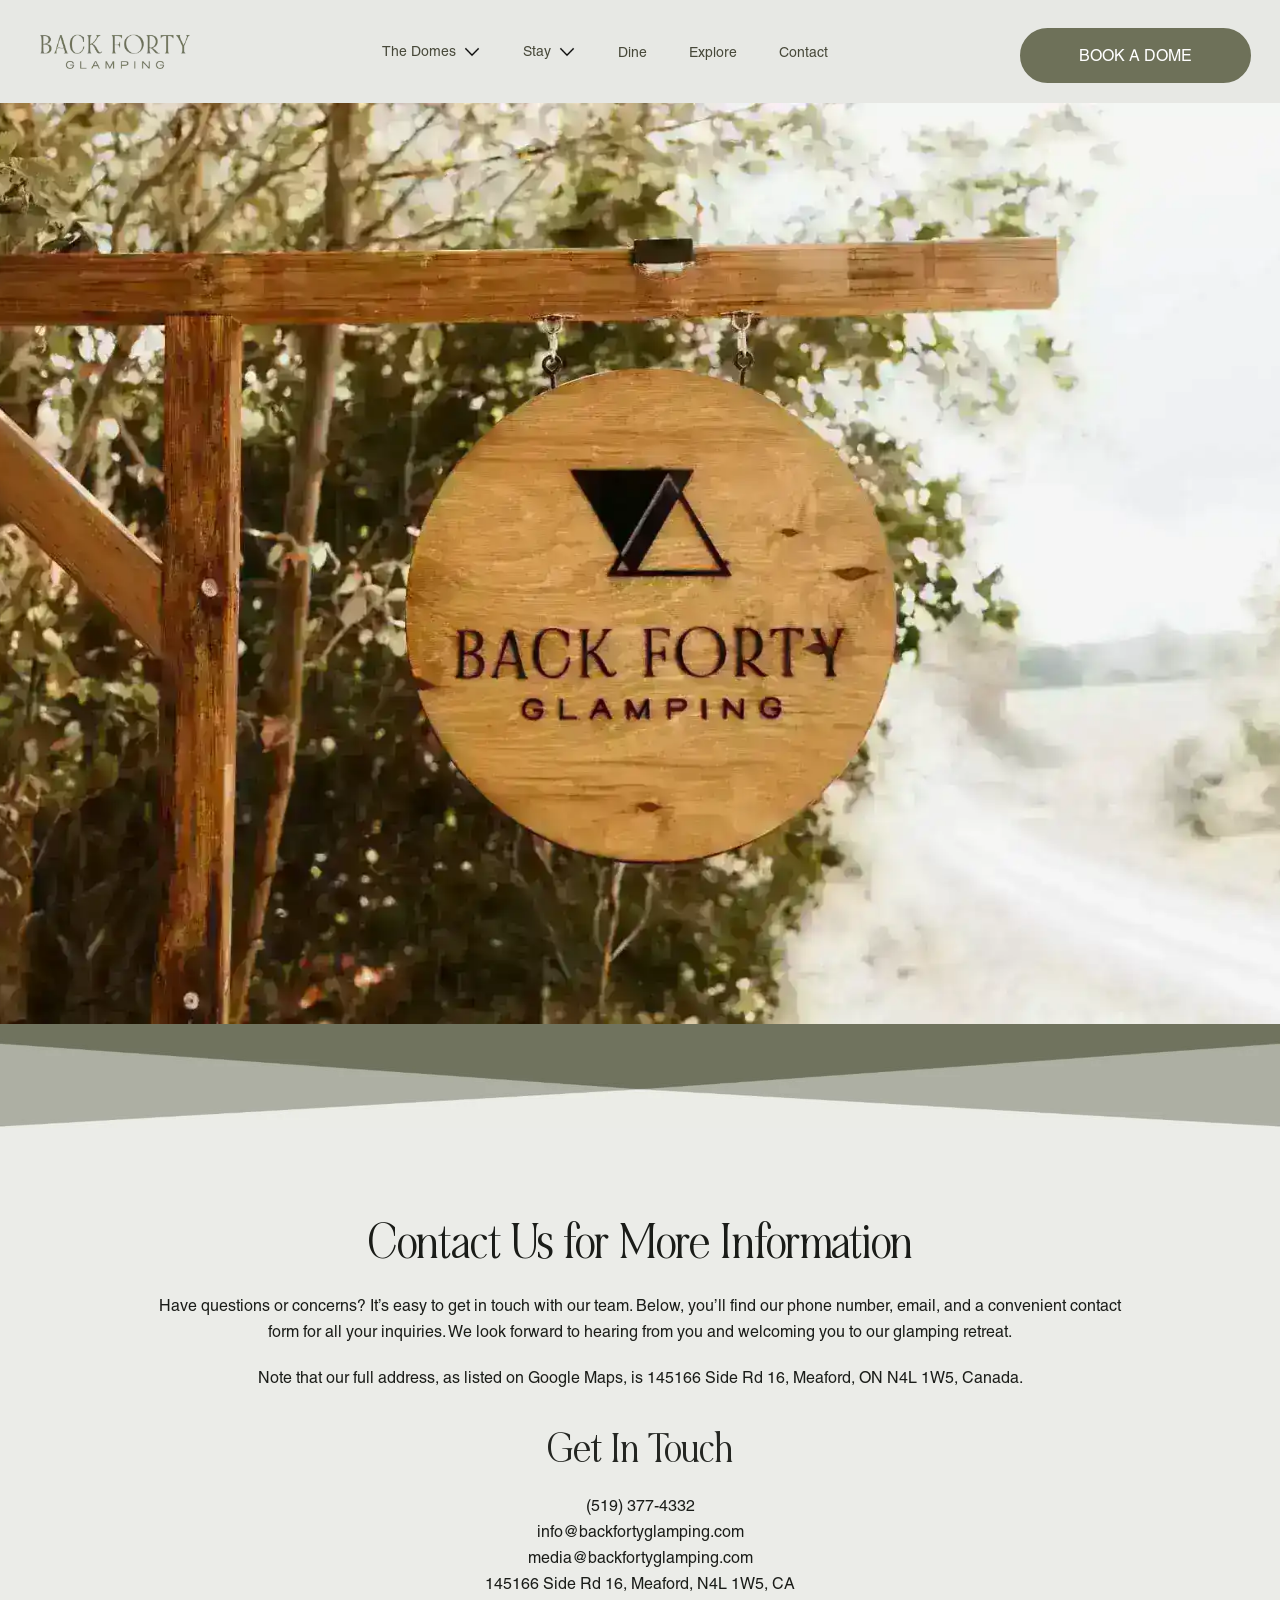
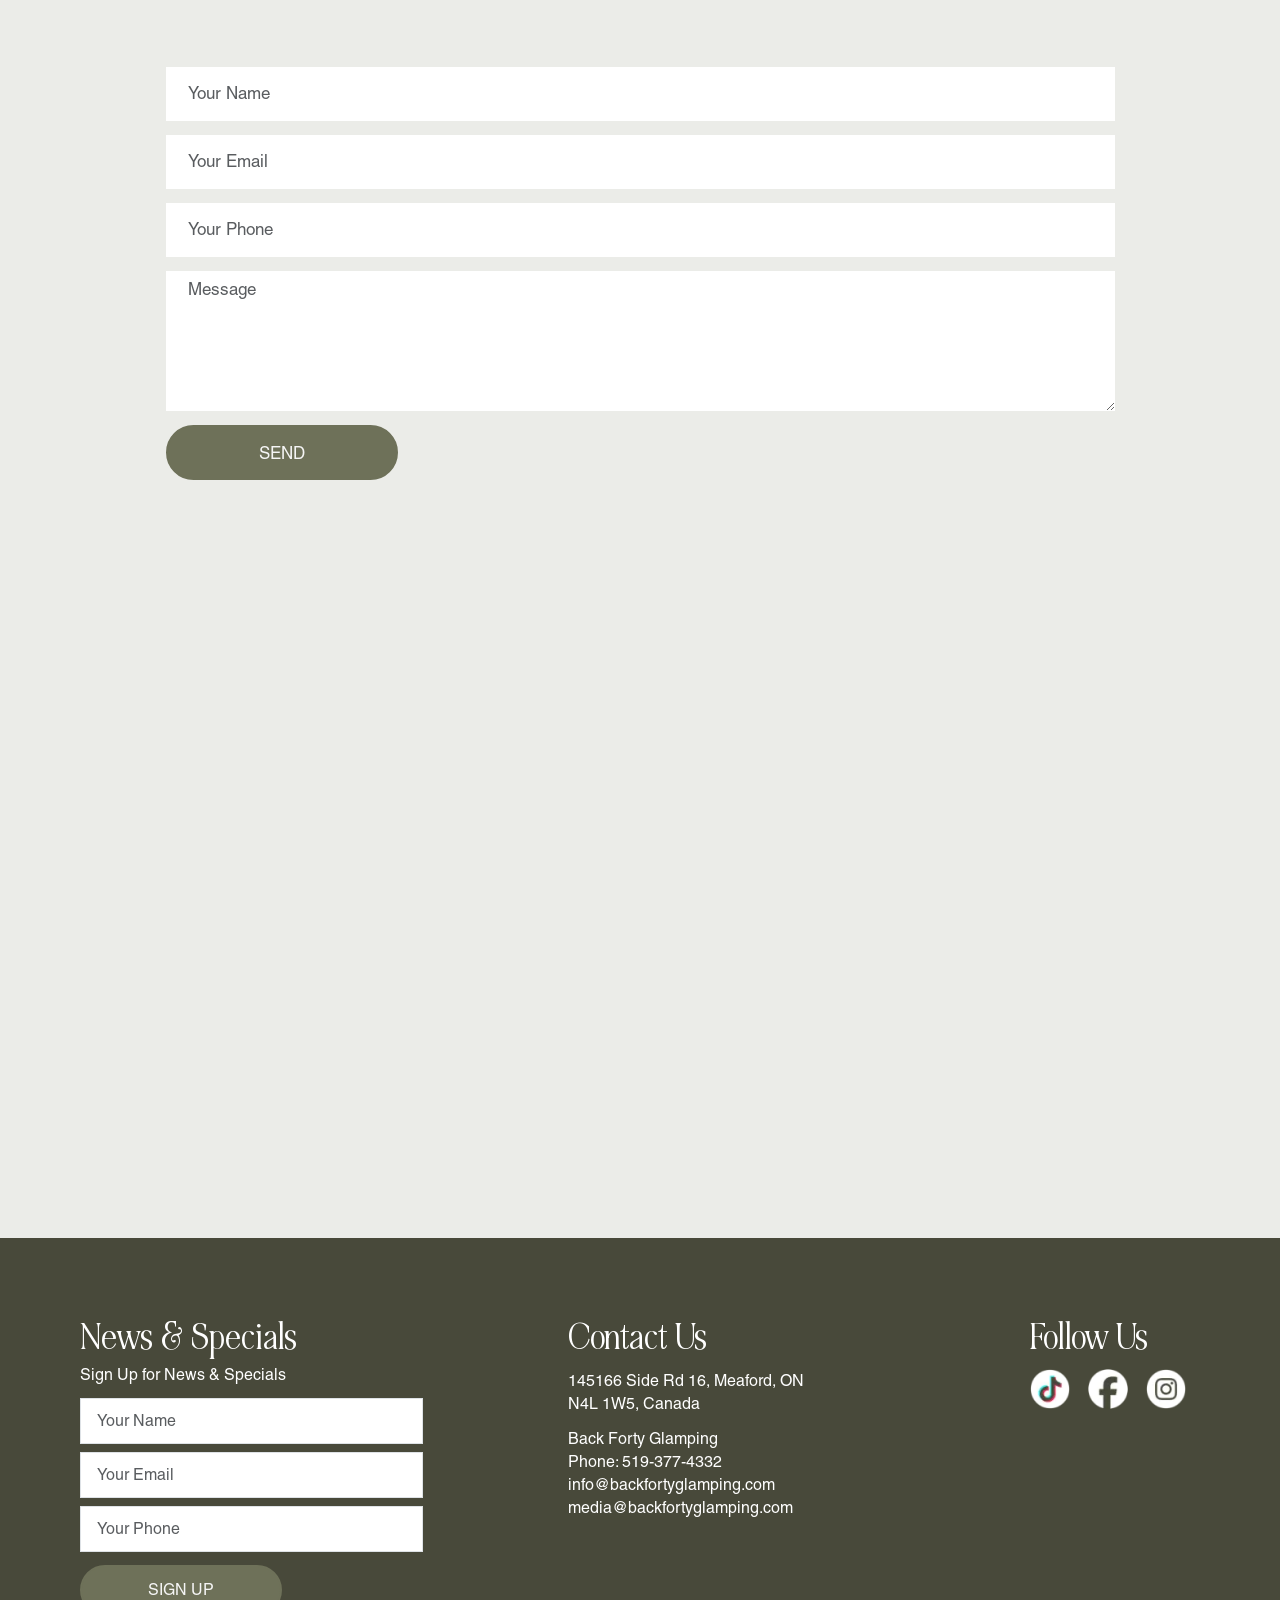
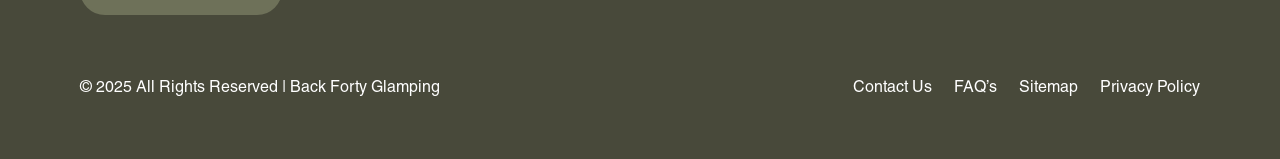
<file: contact-us.html>
<!DOCTYPE html>
<html lang="en">
<head>
  <title>Back Forty Glamping | Contact Us Page</title>
  <meta charset="utf-8">
  <meta name="description" content="Welcome to the Back Forty Glamping website">
  <meta name="viewport" content="width=device-width, initial-scale=1">
  <link rel="preload" href="assets/images/contact-banner.webp" fetchpriority="high">
   <link rel="stylesheet" href="assets/css/bootstrap.min.css" media="print" onload="this.media='all'">
<link rel="stylesheet" href="assets/css/style.css" media="print" onload="this.media='all'">
<link rel="stylesheet" href="assets/css/responsive.css" media="print" onload="this.media='all'">

<noscript>
  <link rel="stylesheet" href="assets/css/bootstrap.min.css">
  <link rel="stylesheet" href="assets/css/style.css">
</noscript>
   
  
     <!--<link rel="stylesheet" href="assets/css/bootstrap.min.css">-->
     <!--<link rel="stylesheet" type="text/css" href="assets/css/style.css">-->
     <!--<link rel="stylesheet" href="assets/css/responsive.css">-->

</head>
<body>


<header class="header-sec navbar_top">
  <nav class="navbar navbar-expand-xl bg-dark navbar-dark">
    <div class="container">
      <a class="navbar-brand" href="index.html"><img src="assets/images/backforty-logo.webp" class="img-fluid" alt="westbank-logo" loading="lazy"></a>
      <div class="mob-div"> 
      <div class="number">(519)-377-4332</div>       
      <div class="mobile-bookbtn"><a href="#" class="btn btn-info" title="Book a Dome">Book a Dome</a></div>
      <span class="navbartoggler"><img src="assets/images/menu.webp" class="img-fluid" alt="menu" loading="lazy"></span>
      <a href="javascript:void(0)" class="closebtn" onclick="closeNav()">×</a>
      </div>      
      <div class="collapse navbar-collapse justify-content-center" id="collapsibleNavbar">
        <ul class="navbar-nav">
          <li class="nav-item dropdown">
            <a class="nav-link dropdown-toggle" href="#" role="button" data-bs-toggle="dropdown">The Domes<img src="assets/images/down.webp" class="img-fluid" alt="down" loading="lazy"></a>
            <ul class="dropdown-menu">
              <div class="dropdown-hover">
                <div class="dropdown-hoverleft">
                </div>
                <div class="dropdown-hoverright">
                  <h4>The Domes</h4>
                  <li><a class="dropdown-item" href="domes.html#forestdomes" title="Forest Domes">Forest Domes <img src="assets/images/menuhover.webp" class="img-fluid" alt="menuhover" loading="lazy" style="opacity: 1;"></a></li>
                  <li><a class="dropdown-item" href="domes.html#meadowdomes" title="Meadow Domes">Meadow Domes <img src="assets/images/menuhover1.webp" class="img-fluid" alt="menuhover1" loading="lazy"></a></li>
                  <li><a class="dropdown-item" href="about-us.html" title="Our Story">Our Story <img src="assets/images/menuhover.webp" class="img-fluid" alt="menuhover" loading="lazy"></a></li>
                </div>                
              </div>
            </ul>
          </li>
          <li class="nav-item dropdown">
            <a class="nav-link dropdown-toggle" href="#" role="button" data-bs-toggle="dropdown">Stay<img src="assets/images/down.webp" class="img-fluid" alt="down" loading="lazy"></a>
            <ul class="dropdown-menu">
              <div class="dropdown-hover">
                <div class="dropdown-hoverleft">                  
                </div>
                <div class="dropdown-hoverright">
                  <h4>Stay</h4>
                  <li><a class="dropdown-item" href="amenities.html" title="Amenities">Amenities <img src="assets/images/menuhover1.webp" class="img-fluid" alt="menuhover1" loading="lazy" style="opacity: 1;"></a></li>
                  <li class="active"><a class="dropdown-item" href="gallery.html" title="Gallery">Gallery <img src="assets/images/menuhover.webp" class="img-fluid" alt="menuhover" loading="lazy"></a></li>
                  <li><a class="dropdown-item" href="policies.html" title="Polices & FAQs">Polices & FAQs <img src="assets/images/menuhover1.webp" class="img-fluid" alt="menuhover1" loading="lazy"></a></li>
                </div>                
              </div>
            </ul>            
          </li>
          <li class="nav-item">
            <a class="nav-link" href="dining.html" title="Dine">Dine</a>
          </li>
          <li class="nav-item">
            <a class="nav-link" href="local-area.html" title="Explore">Explore</a>
          </li>
          <li class="nav-item active">
            <a class="nav-link" href="contact-us.html" title="Contact">Contact</a>
          </li>           
        </ul>
      </div>
      <div class="dasktopbookbtn">
        <a class="nav-link" href="#" title="Book a Dome">Book a Dome</a>
      </div>
    </div>
  </nav>
</header>
<main>
<div id="mySidenav" class="sidenav">
  <ul>
      <li><a href="index.html" title="Home">Home</a></li>
      <li><a href="domes.html" title="Domes">Domes</a></li>
      <li><a href="about-us.html" title="About">About</a></li>
      <li><a href="amenities.html" title="Amenities">Amenities</a></li>
      <li><a href="gallery.html" title="Gallery">Gallery</a></li>
      <li><a href="policies.html" title="Policies & Faq">Policies & Faq</a></li>
      <li><a href="dining.html" title="Dining">Dining</a></li>
      <li><a href="local-area.html" title="Local Area">Local Area</a></li>
      <li class="active"><a href="contact-us.html" title="Contact">Contact</a></li>
  </ul>
</div>
<section class="hero-banner" style="background: url('assets/images/contact-banner.webp');">		  
</section>
<div class="banner-bottomdesign">
  <img src="assets/images/banner-bottomdesign.webp" class="img-fluid w-100 h-100" alt="banner-bottomdesign" loading="lazy">
</div>

<section class="mainsec contact-mainsec ">
  <div class="container">
    <div class="row">
      <div class="col-md-12">
        <div class="main-heading">
          <h1>Contact Us for More Information</h1>
          <p>Have questions or concerns? It’s easy to get in touch with our team. Below, you’ll find our phone number, email, and a convenient contact form for all your inquiries. We look forward to hearing from you and welcoming you to our glamping retreat.</p> 
          <p>Note that our full address, as listed on Google Maps, is 145166 Side Rd 16, Meaford, ON N4L 1W5, Canada.</p>
          <h2>Get In Touch</h2> 
          <p>(519) 377-4332 <br> info@backfortyglamping.com<br> media@backfortyglamping.com<br> 145166 Side Rd 16, Meaford, N4L 1W5, CA</p>
        </div>

        <form>
          <div class="contact-form">
            <div class="form-group">
              <input type="text" class="form-control" id="date" placeholder="Your Name" name="name">
            </div>                 
            <div class="form-group">
              <input type="email" class="form-control" id="email" placeholder="Your Email" name="email">
            </div>
            <div class="form-group">
              <input type="text" class="form-control" id="phone" placeholder="Your Phone" name="phone">
            </div>
            <div class="form-group">
              <textarea class="form-control" rows="5" id="comment" name="text" placeholder="Message"></textarea>
            </div>                 
            <div class="form-btn">
              <button type="submit" class="btn btn-text" title="Send">Send</button>
            </div>
          </div>
        </form>

        <div class="responsive-map contactiframe">
        <iframe 
          src="https://www.google.com/maps/embed?pb=!1m18!1m12!1m3!1d52938394.043503165!2d-161.9222531578104!3d35.91997508297218!2m3!1f0!2f0!3f0!3m2!1i1024!2i768!4f13.1!3m3!1m2!1s0x54eab584e432360b%3A0x1c3bb99243deb742!2sUnited%20States!5e0!3m2!1sen!2sin!4v1759224324992!5m2!1sen!2sin" 
          title="Google Map of our office location"
          width="600" 
          height="450" 
          style="border:0;" 
          allowfullscreen="" 
          loading="lazy" 
          referrerpolicy="no-referrer-when-downgrade">
        </iframe>
        </div>


      </div>
    </div>
      
  </div>
</section>


</main>

<footer class="footer">
  <div class="container">
    <div class="row">
      <div class="col-md-4">
        <div class="footer-col">
          <h3>News & Specials</h3>
          <p>Sign Up for News & Specials</p>
          <form>
               <div class="form-group">
                  <input type="text" class="form-control" id="name" placeholder="Your Name" name="name">
                </div> 
                <div class="form-group">
                  <input type="email" class="form-control" id="email" placeholder="Your Email" name="email">
                </div>
                <div class="form-group">
                  <input type="text" class="form-control" id="email" placeholder="Your Phone" name="phone">
                </div>
                <div class="footer-btn">
                  <button type="submit" class="btn btn-text" title="SIGN UP">SIGN UP</button>
                </div>
              </form>
        </div>
      </div>
      <div class="col-md-4">
        <div class="footer-col footer-col2">
          <h3>Contact Us</h3>
          <p>145166 Side Rd 16, Meaford, ON<br> N4L 1W5, Canada</p> 
          <p>Back Forty Glamping<br>Phone: 519-377-4332<br>info@backfortyglamping.com<br>media@backfortyglamping.com</p>
        </div>
      </div>
      <div class="col-md-4">
        <div class="footer-col footer-col2 footerfollow">
          <h3>Follow Us</h3>
          <ul>
            <li><a href="#"><img src="assets/images/follow-icon1.webp" class="img-fluid" alt="follow-icon1" loading="lazy"></a></li>
            <li><a href="#"><img src="assets/images/follow-icon2.webp" class="img-fluid" alt="follow-icon2" loading="lazy"></a></li>
            <li><a href="#"><img src="assets/images/follow-icon3.webp" class="img-fluid" alt="follow-icon3" loading="lazy"></a></li>
          </ul>
        </div>
      </div>
    </div>
    <div class="row copyrightrow">
      <div class="col-md-6">
        <div class="copyright">
          <p>© 2025 All Rights Reserved | Back Forty Glamping</p>
        </div>
      </div>
      <div class="col-md-6">
        <div class="copyright-link">
          <ul>
            <li><a href="contact-us.html">Contact Us</a></li>
            <li><a href="policies.html#faqsec">FAQ’s</a></li>
            <li><a href="#">Sitemap</a></li>
            <li><a href="#">Privacy Policy</a></li>
          </ul>
        </div>
      </div>
    </div>
  </div>
</footer>

<script src="assets/js/jquery.min.js"></script>
<script src="assets/js/bootstrap.bundle.min.js" defer></script>
<script src="assets/js/custom.js"></script>


</body>
</html>
</file>
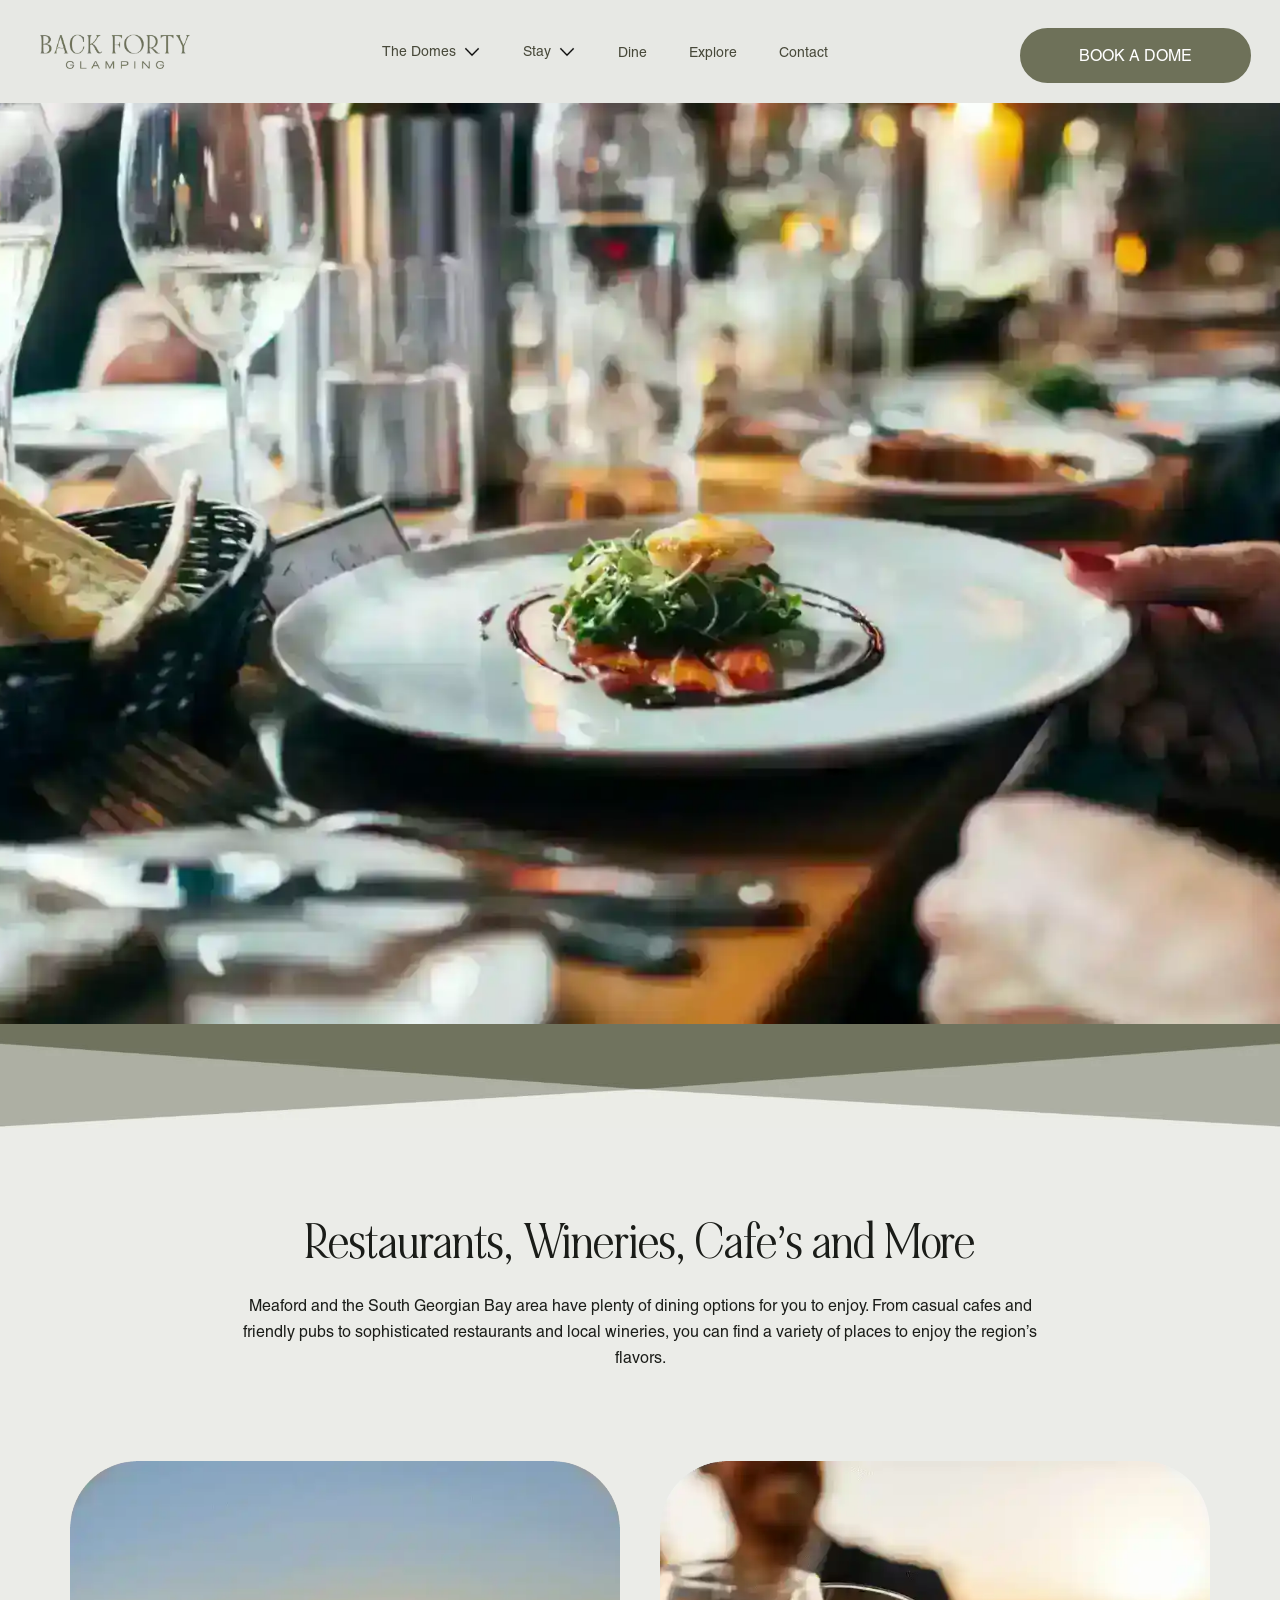
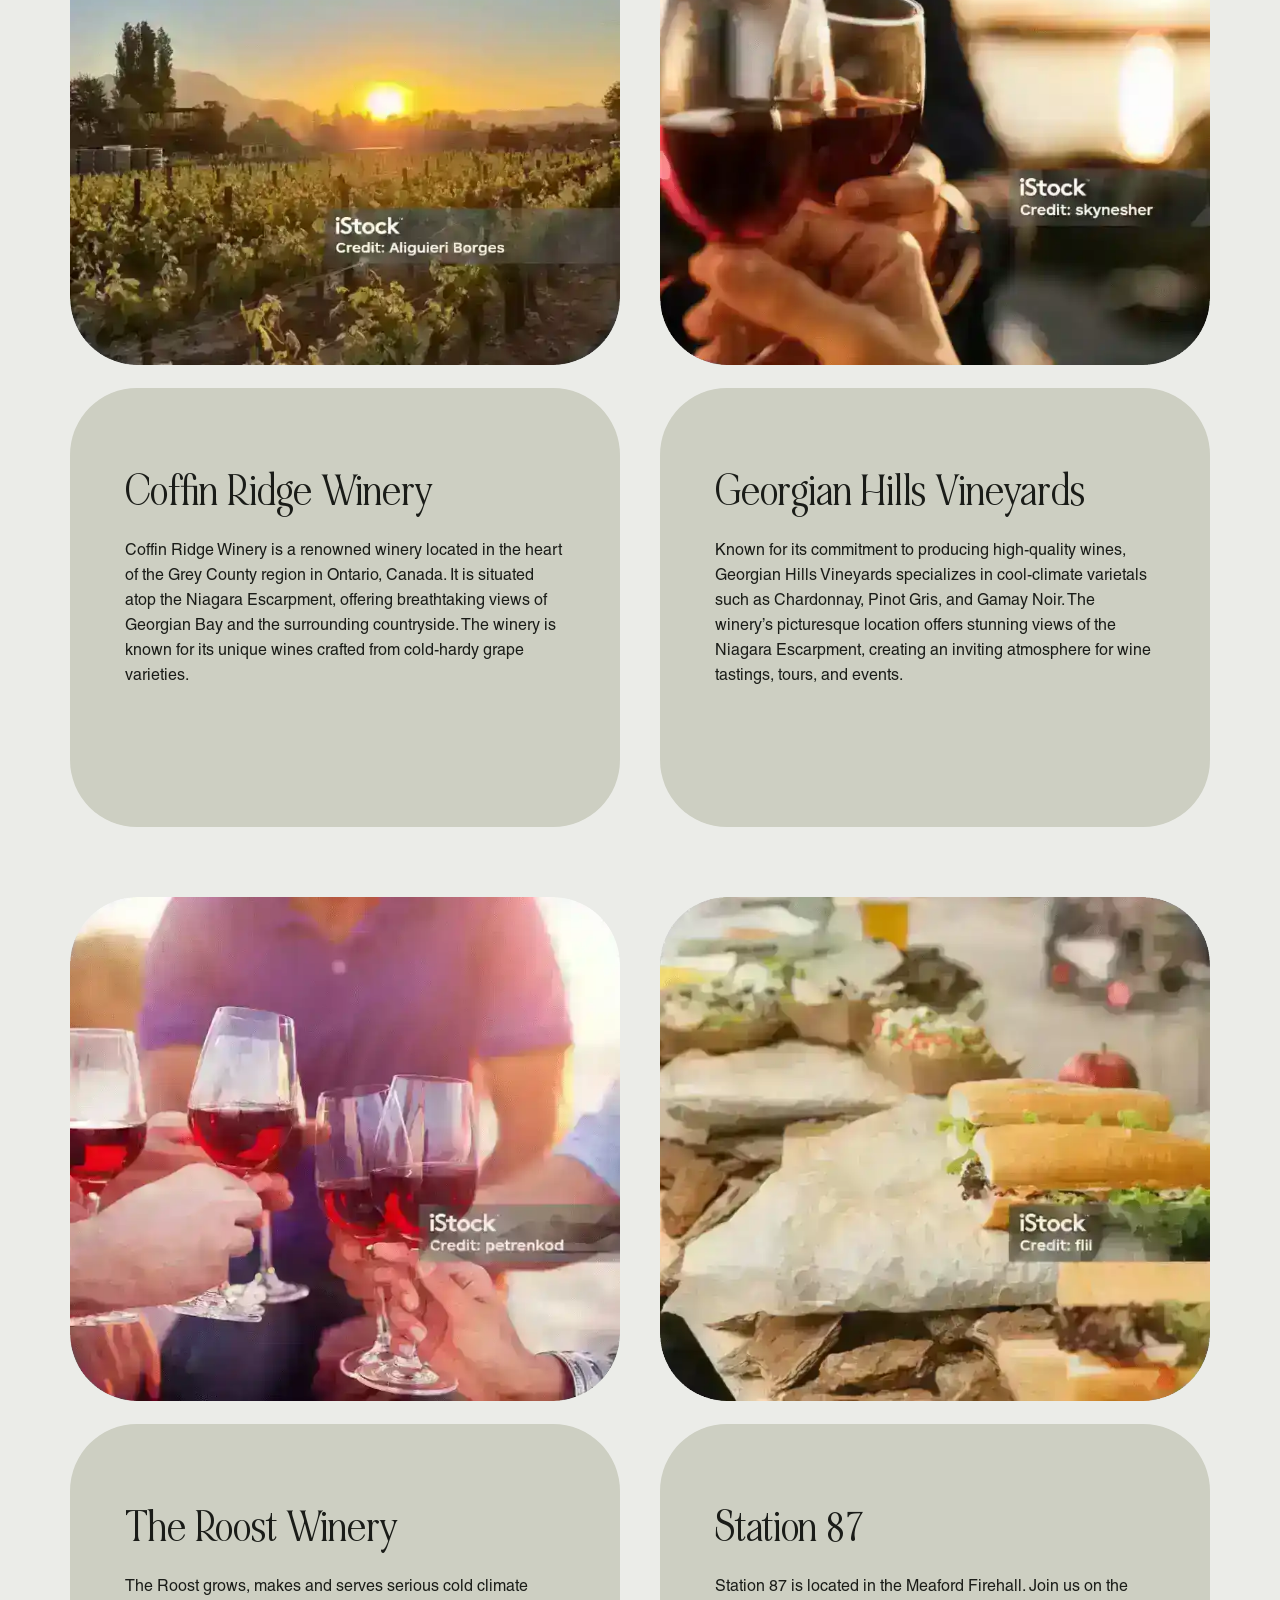
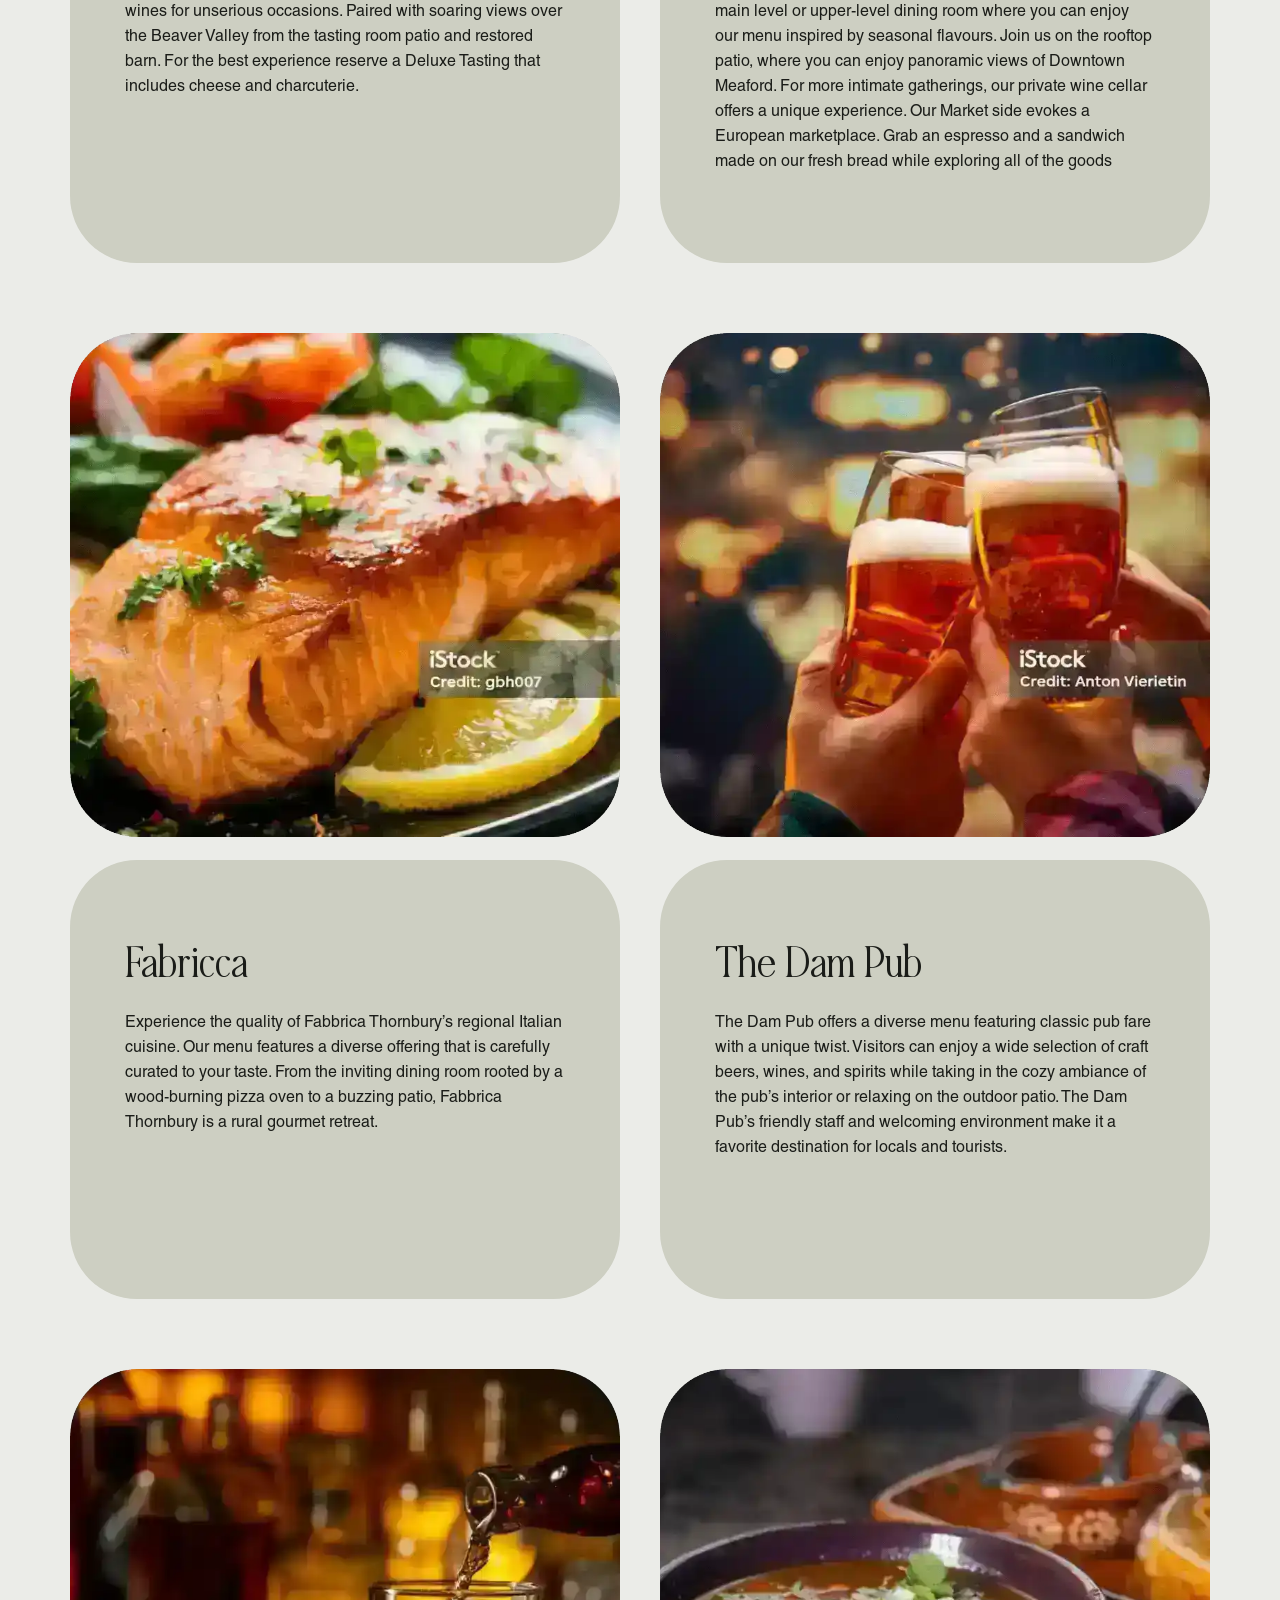
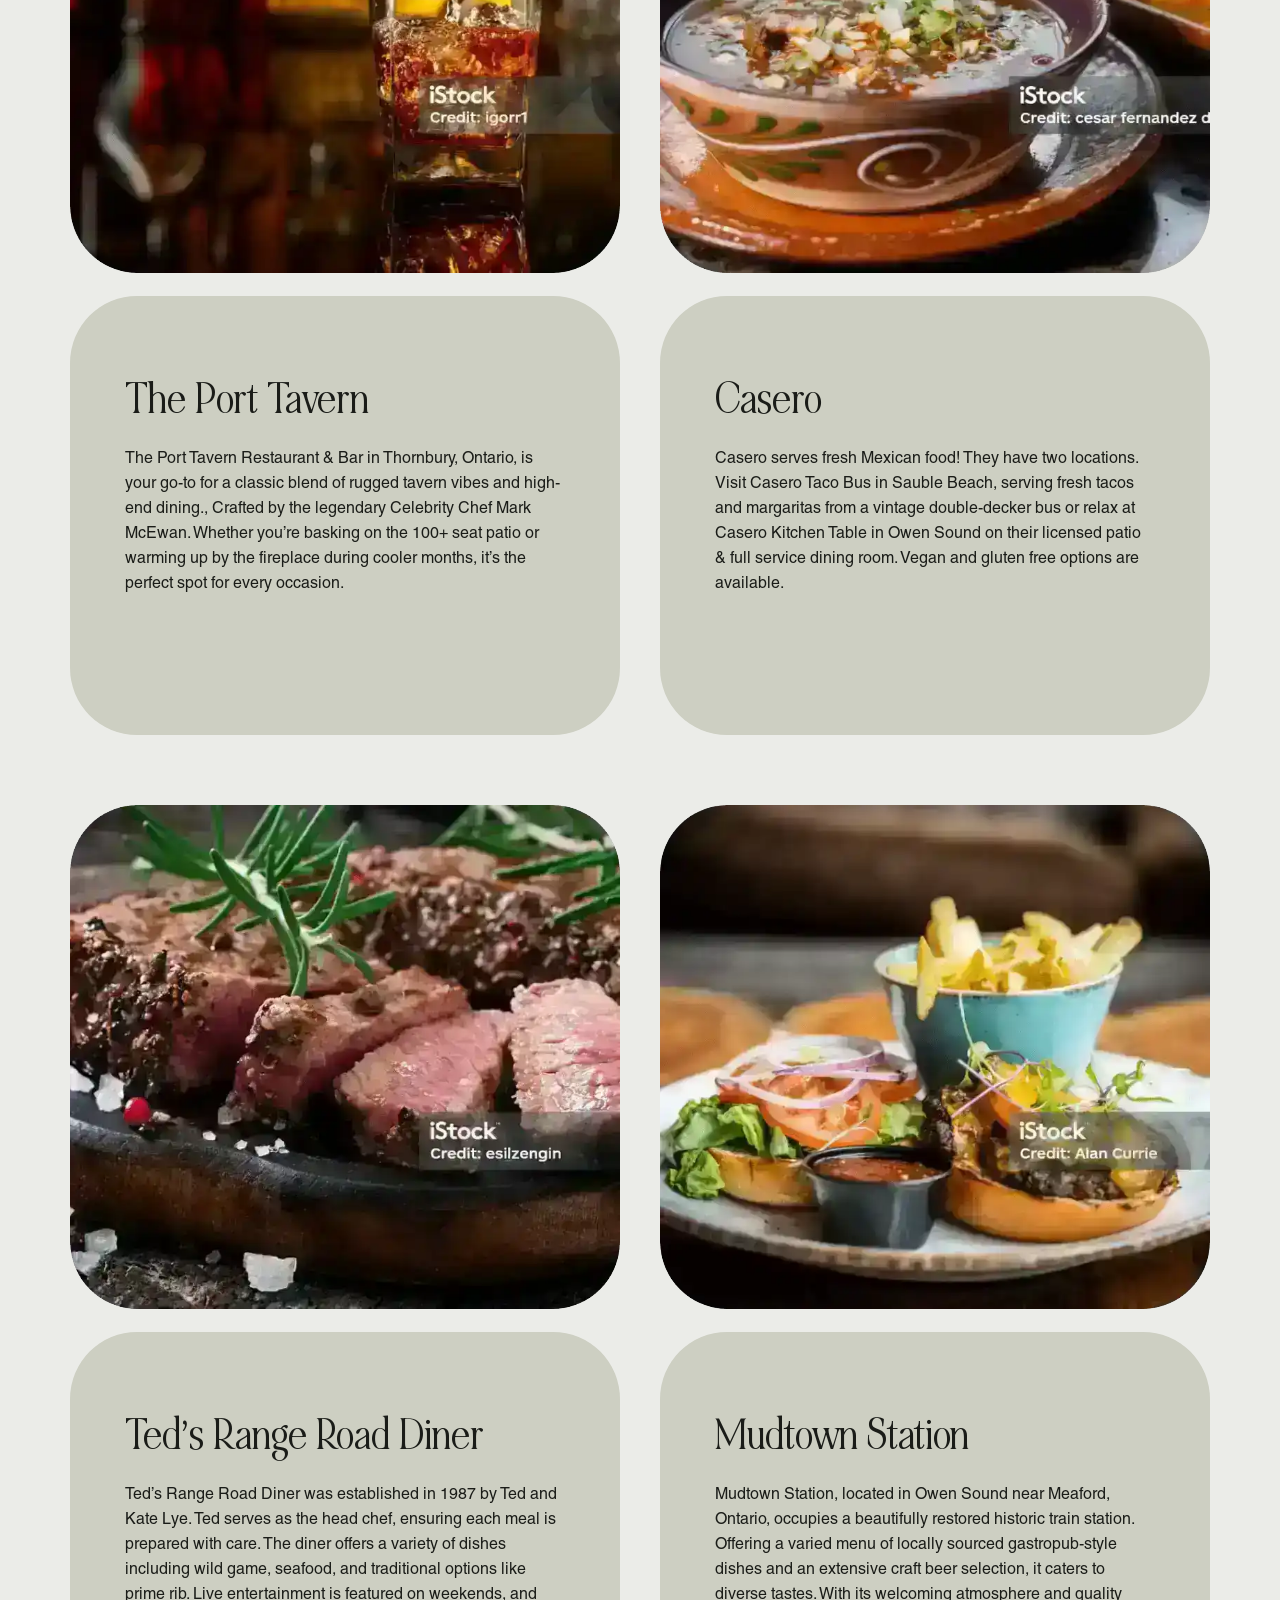
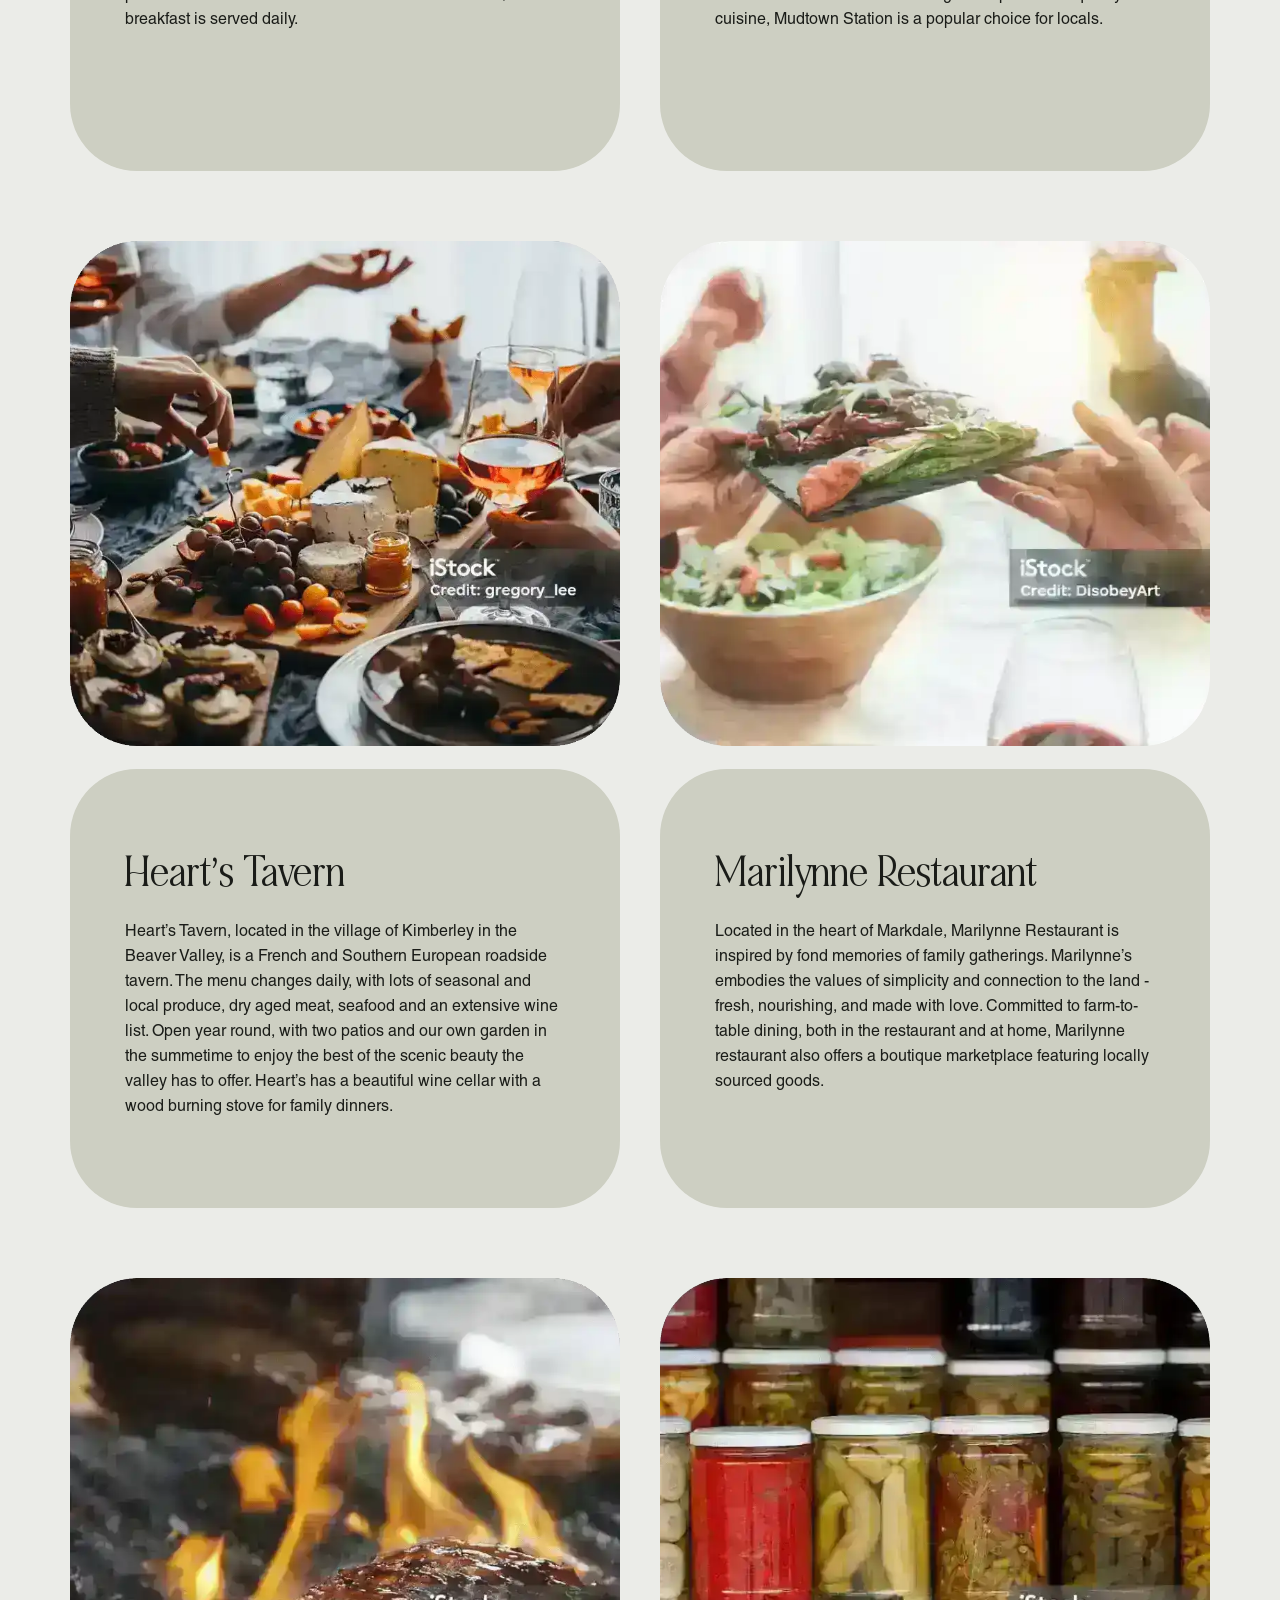
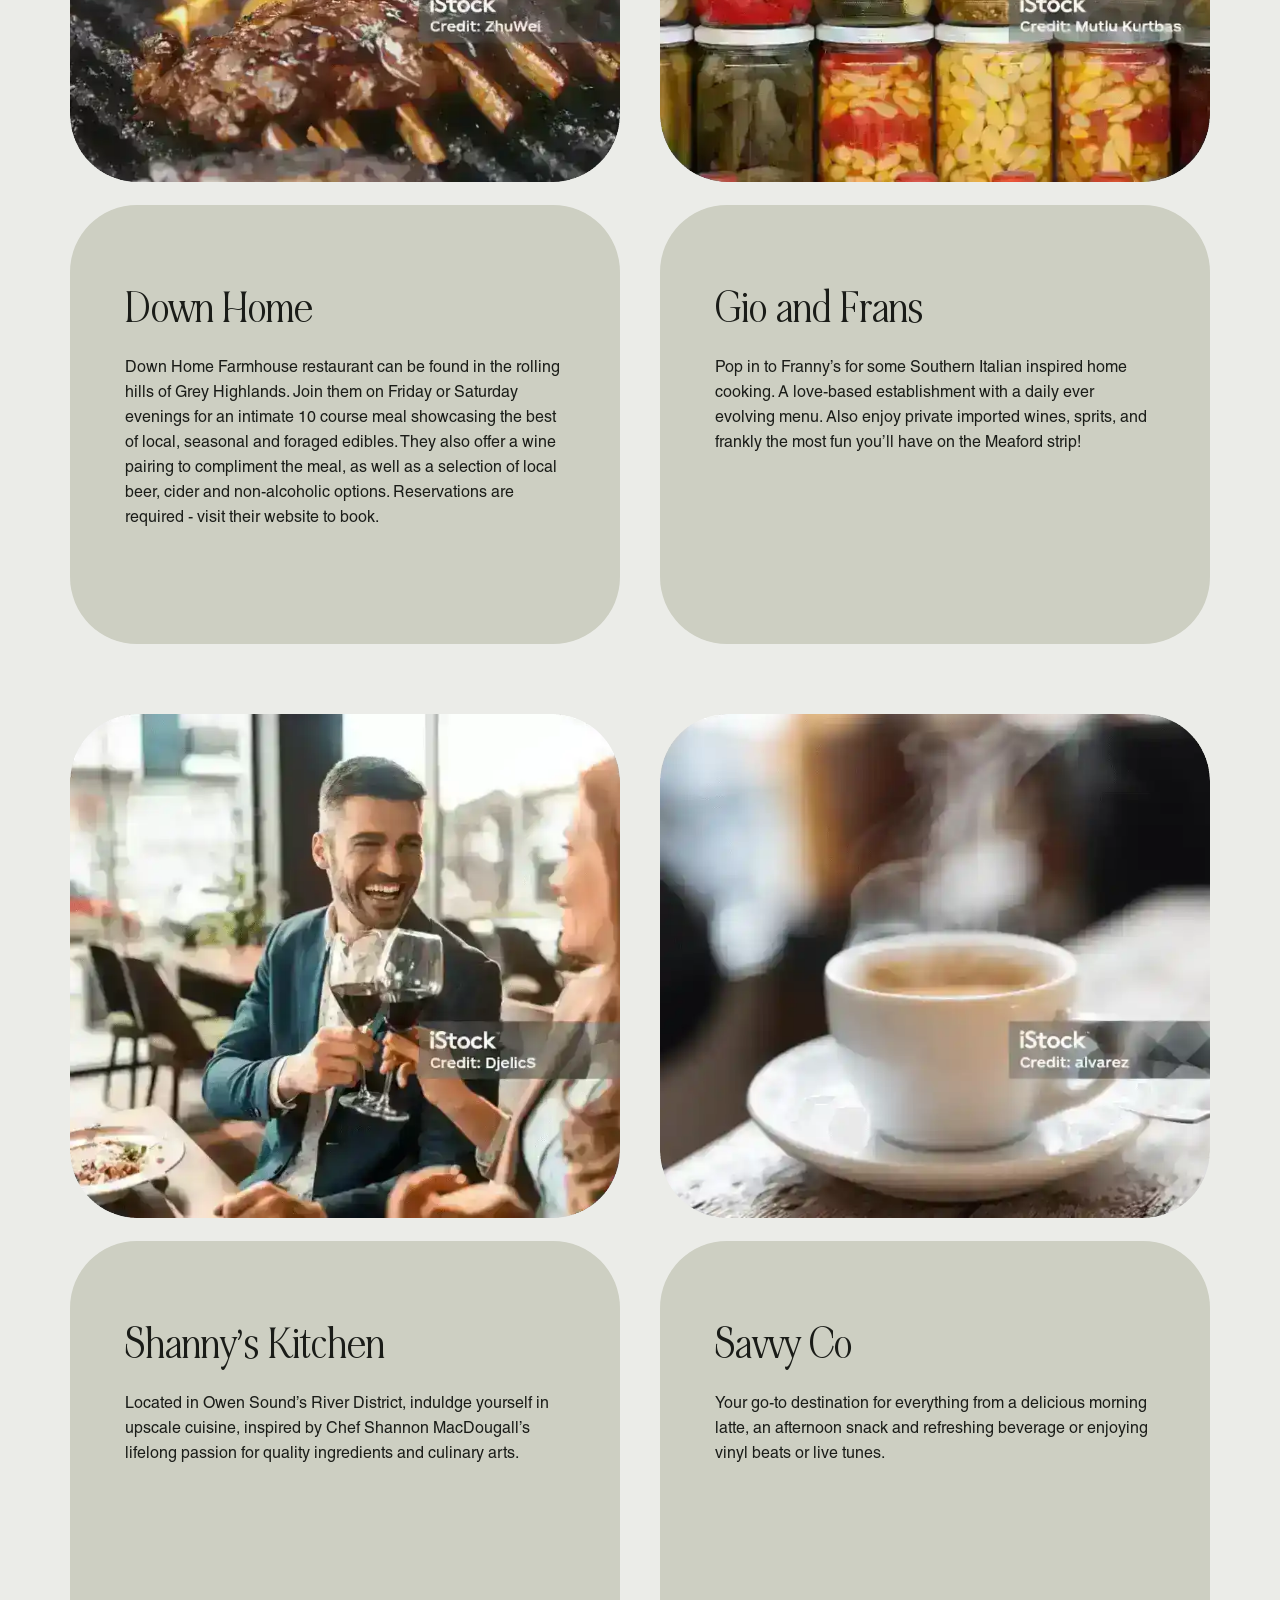
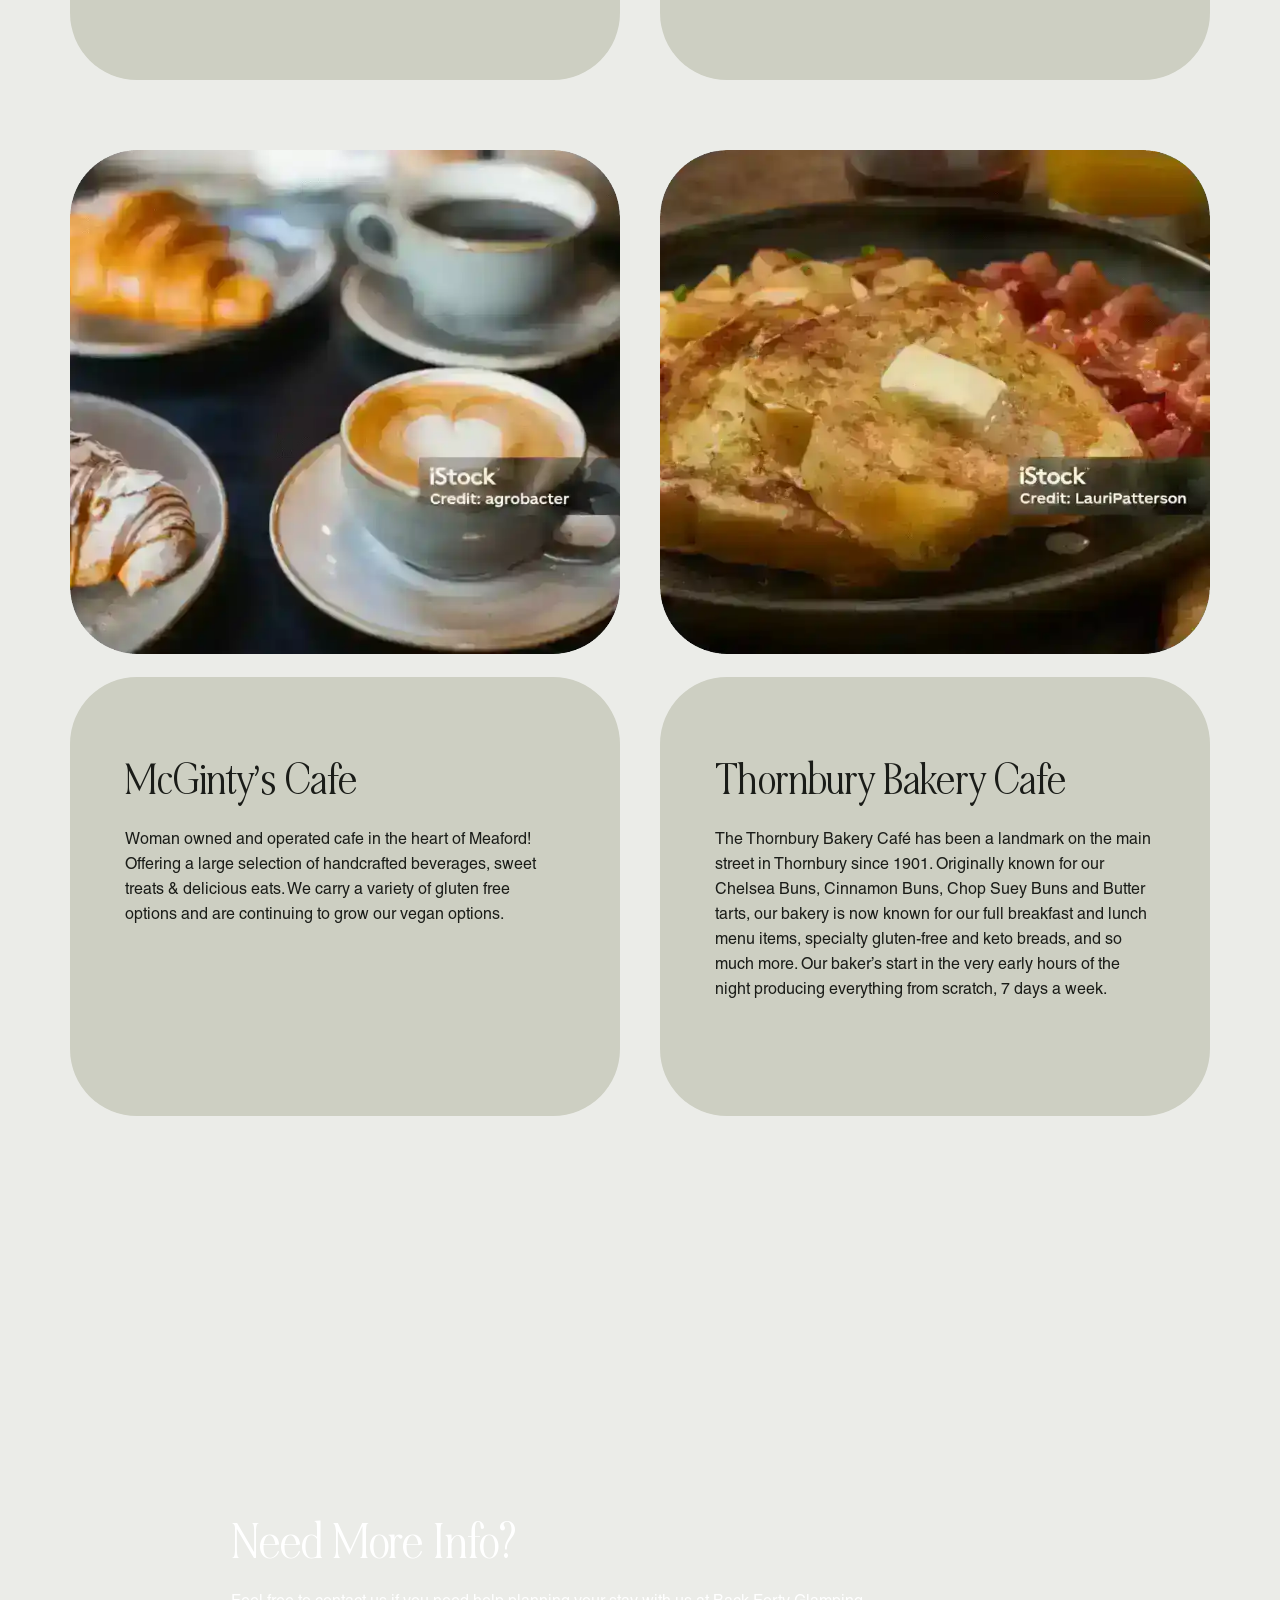
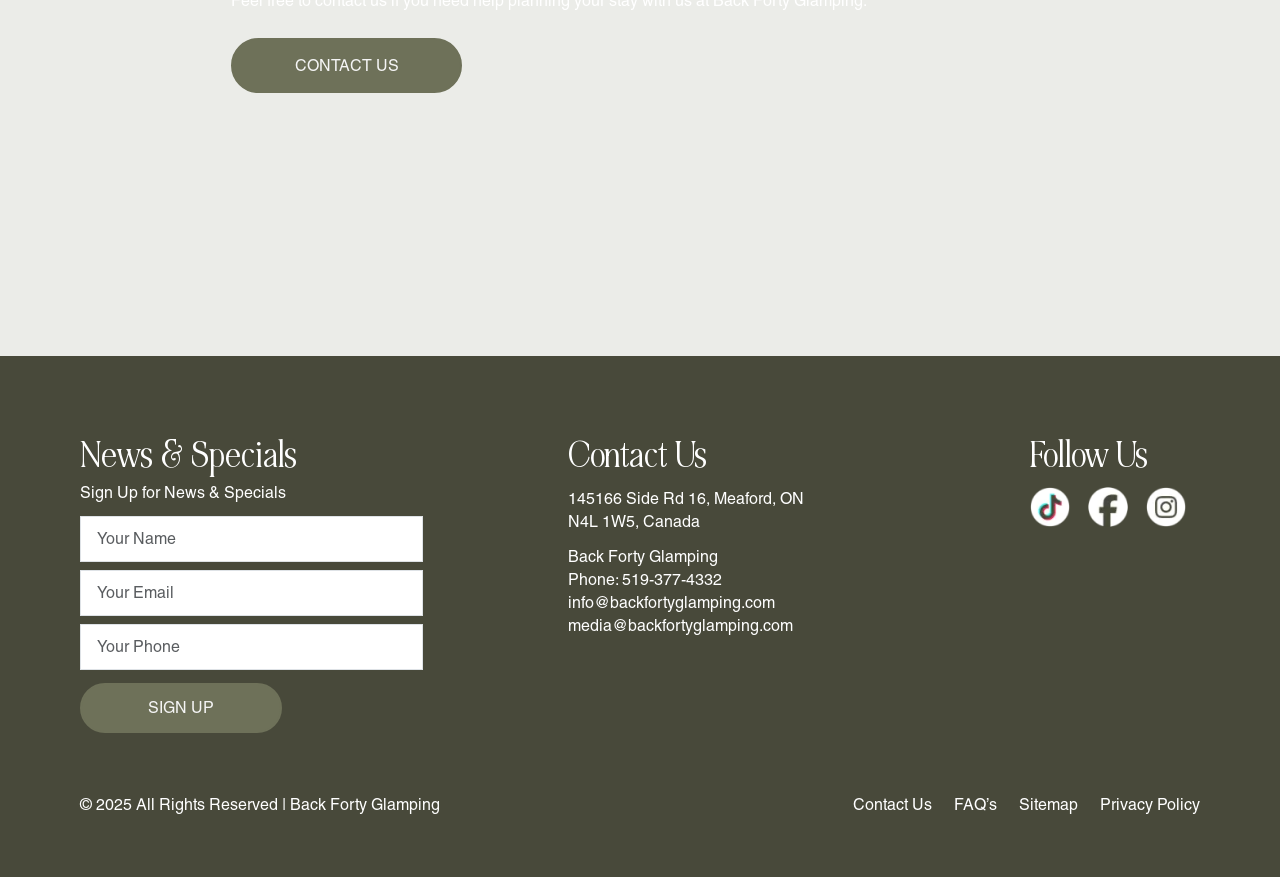
<file: dining.html>
<!DOCTYPE html>
<html lang="en">
<head>
  <title>Back Forty Glamping | Dining Page</title>
  <meta charset="utf-8">
  <meta name="description" content="Welcome to the Back Forty Glamping website">
  <meta name="viewport" content="width=device-width, initial-scale=1">
  <link rel="preload" href="assets/images/dining-banner.webp" as="image">
  <link rel="preload" href="assets/css/bootstrap.min.css" as="style" onload="this.onload=null;this.rel='stylesheet'">
<noscript><link rel="stylesheet" href="assets/css/bootstrap.min.css"></noscript>
    <link rel="stylesheet" type="text/css" href="assets/css/style.css">

<link rel="preload" href="assets/css/responsive.css" as="style" onload="this.onload=null;this.rel='stylesheet'">
<noscript><link rel="stylesheet" href="assets/css/responsive.css"></noscript>

<link rel="preload" href="assets/css/owl.carousel.min.css" as="style" onload="this.onload=null;this.rel='stylesheet'">
<noscript><link rel="stylesheet" href="assets/css/owl.carousel.min.css"></noscript>
</head>
<body>


<header class="header-sec navbar_top">
  <nav class="navbar navbar-expand-xl bg-dark navbar-dark">
    <div class="container">
      <a class="navbar-brand" href="index.html"><img src="assets/images/backforty-logo.webp" class="img-fluid" alt="westbank-logo" loading="lazy"></a>
      <div class="mob-div"> 
      <div class="number">(519)-377-4332</div>       
      <div class="mobile-bookbtn"><a href="#" class="btn btn-info" title="Book a Dome">Book a Dome</a></div>
      <span class="navbartoggler"><img src="assets/images/menu.webp" class="img-fluid" alt="menu" loading="lazy"></span>
      <a href="javascript:void(0)" class="closebtn" onclick="closeNav()">×</a>
      </div>      
      <div class="collapse navbar-collapse justify-content-center" id="collapsibleNavbar">
        <ul class="navbar-nav">
          <li class="nav-item dropdown">
            <a class="nav-link dropdown-toggle" href="#" role="button" data-bs-toggle="dropdown">The Domes<img src="assets/images/down.webp" class="img-fluid" alt="down" loading="lazy"></a>
            <ul class="dropdown-menu">
              <div class="dropdown-hover">
                <div class="dropdown-hoverleft">
                </div>
                <div class="dropdown-hoverright">
                  <h4>The Domes</h4>
                  <li><a class="dropdown-item" href="domes.html#forestdomes" title="Forest Domes">Forest Domes <img src="assets/images/menuhover.webp" class="img-fluid" alt="menuhover" loading="lazy" style="opacity: 1;"></a></li>
                  <li><a class="dropdown-item" href="domes.html#meadowdomes" title="Meadow Domes">Meadow Domes <img src="assets/images/menuhover1.webp" class="img-fluid" alt="menuhover1" loading="lazy"></a></li>
                  <li><a class="dropdown-item" href="about-us.html" title="Our Story">Our Story <img src="assets/images/menuhover.webp" class="img-fluid" alt="menuhover" loading="lazy"></a></li>
                </div>                
              </div>
            </ul>
          </li>
          <li class="nav-item dropdown">
            <a class="nav-link dropdown-toggle" href="#" role="button" data-bs-toggle="dropdown">Stay<img src="assets/images/down.webp" class="img-fluid" alt="down" loading="lazy"></a>
            <ul class="dropdown-menu">
              <div class="dropdown-hover">
                <div class="dropdown-hoverleft">                  
                </div>
                <div class="dropdown-hoverright">
                  <h4>Stay</h4>
                  <li><a class="dropdown-item" href="amenities.html" title="Amenities">Amenities <img src="assets/images/menuhover1.webp" class="img-fluid" alt="menuhover1" loading="lazy" style="opacity: 1;"></a></li>
                  <li><a class="dropdown-item" href="gallery.html" title="Gallery">Gallery <img src="assets/images/menuhover.webp" class="img-fluid" alt="menuhover" loading="lazy"></a></li>
                  <li><a class="dropdown-item" href="policies.html" title="Polices & FAQs">Polices & FAQs <img src="assets/images/menuhover1.webp" class="img-fluid" alt="menuhover1" loading="lazy"></a></li>
                </div>                
              </div>
            </ul>            
          </li>
          <li class="nav-item active">
            <a class="nav-link" href="dining.html" title="Dine">Dine</a>
          </li>
          <li class="nav-item">
            <a class="nav-link" href="local-area.html" title="Explore">Explore</a>
          </li>
          <li class="nav-item">
            <a class="nav-link" href="contact-us.html" title="Contact">Contact</a>
          </li>           
        </ul>
      </div>
      <div class="dasktopbookbtn">
        <a class="nav-link" href="#" title="Book a Dome">Book a Dome</a>
      </div>
    </div>
  </nav>
</header>
<main>
<div id="mySidenav" class="sidenav">
  <ul>
      <li><a href="index.html" title="Home">Home</a></li>
      <li><a href="domes.html" title="Domes">Domes</a></li>
      <li><a href="about-us.html" title="About">About</a></li>
      <li><a href="amenities.html" title="Amenities">Amenities</a></li>
      <li><a href="gallery.html" title="Gallery">Gallery</a></li>
      <li><a href="policies.html" title="Policies & Faq">Policies & Faq</a></li>
      <li class="active"><a href="dining.html" title="Dining">Dining</a></li>
      <li><a href="local-area.html" title="Local Area">Local Area</a></li>
      <li><a href="contact-us.html" title="Contact">Contact</a></li>
  </ul>
</div>
<section class="hero-banner" style="background: url('assets/images/dining-banner.webp');">		  
</section>
<div class="banner-bottomdesign">
  <img src="assets/images/banner-bottomdesign.webp" class="img-fluid w-100 h-100" alt="banner-bottomdesign" loading="lazy">
</div>

<section class="mainsec amenities-mainsec">
  <div class="container">
    <div class="row">
      <div class="col-md-12">
        <div class="main-heading">
          <h1>Restaurants, Wineries,<br> Cafe’s and More</h1>
          <p>Meaford and the South Georgian Bay area have plenty of dining options for you to enjoy. From casual cafes and friendly pubs to sophisticated restaurants and local wineries, you can find a variety of places to enjoy the region’s flavors.</p>
        </div>
      </div>
    </div>
      
  </div>
</section>



<section class="addons-sec amenitiesslider">
  <div class="container-fluid">
    <div class="row amenities-desk-row">
      <div class="col-md-6">
        <div class="amenities-box">
          <div class="addons-img">  
             <img src="assets/images/coffin-ridge.webp" class="img-fluid" alt="coffin-ridge" loading="lazy">
          </div>
          <div class="addons-desc">                       
            <h3>Coffin Ridge Winery</h3>
            <p>Coffin Ridge Winery is a renowned winery located in the heart of the Grey County region in Ontario, Canada. It is situated atop the Niagara Escarpment, offering breathtaking views of Georgian Bay and the surrounding countryside. The winery is known for its unique wines crafted from cold-hardy grape varieties.</p>
          </div>
        </div>
      </div>
      <div class="col-md-6">
        <div class="amenities-box">
          <div class="addons-img">  
             <img src="assets/images/georgian-hills.webp" class="img-fluid" alt="georgian-hills" loading="lazy">
          </div>
          <div class="addons-desc">                       
            <h3>Georgian Hills Vineyards</h3>
            <p>Known for its commitment to producing high-quality wines, Georgian Hills Vineyards specializes in cool-climate varietals such as Chardonnay, Pinot Gris, and Gamay Noir. The winery’s picturesque location offers stunning views of the Niagara Escarpment, creating an inviting atmosphere for wine tastings, tours, and events.</p>
          </div>
        </div>
      </div>
      <div class="col-md-6">
        <div class="amenities-box">
          <div class="addons-img">  
             <img src="assets/images/the-roost-winery.webp" class="img-fluid" alt="the-roost-winery" loading="lazy">
          </div>
          <div class="addons-desc">                       
            <h3>The Roost Winery</h3>
            <p>The Roost grows, makes and serves serious cold climate wines for unserious occasions. Paired with soaring views over the Beaver Valley from the tasting room patio and restored barn. For the best experience reserve a Deluxe Tasting that includes cheese and charcuterie.</p>
          </div>
        </div>
      </div>
      <div class="col-md-6">
        <div class="amenities-box">
          <div class="addons-img">  
             <img src="assets/images/station87.webp" class="img-fluid" alt="station87" loading="lazy">
          </div>
          <div class="addons-desc">                       
            <h3>Station 87</h3>
            <p>Station 87 is located in the Meaford Firehall. Join us on the main level or upper-level dining room where you can enjoy our menu inspired by seasonal flavours. Join us on the rooftop patio, where you can enjoy panoramic views of Downtown Meaford. For more intimate gatherings, our private wine cellar offers a unique experience. Our Market side evokes a European marketplace. Grab an espresso and a sandwich made on our fresh bread while exploring all of the goods</p>
          </div>
        </div>
      </div>
      <div class="col-md-6">
        <div class="amenities-box">
          <div class="addons-img">  
             <img src="assets/images/fabricca.webp" class="img-fluid" alt="fabricca" loading="lazy">
          </div>
          <div class="addons-desc">                       
            <h3>Fabricca</h3>
            <p>Experience the quality of Fabbrica Thornbury’s regional Italian cuisine. Our menu features a diverse offering that is carefully curated to your taste. From the inviting dining room rooted by a wood-burning pizza oven to a buzzing patio, Fabbrica Thornbury is a rural gourmet retreat.</p>
          </div>
        </div>
      </div>
      <div class="col-md-6">
        <div class="amenities-box">
          <div class="addons-img">  
             <img src="assets/images/the-dam-pub.webp" class="img-fluid" alt="the-dam-pub" loading="lazy">
          </div>
          <div class="addons-desc">                       
            <h3>The Dam Pub</h3>
            <p>The Dam Pub offers a diverse menu featuring classic pub fare with a unique twist. Visitors can enjoy a wide selection of craft beers, wines, and spirits while taking in the cozy ambiance of the pub’s interior or relaxing on the outdoor patio. The Dam Pub’s friendly staff and welcoming environment make it a favorite destination for locals and tourists.</p>
          </div>
        </div>
      </div>
      <div class="col-md-6">
        <div class="amenities-box">
          <div class="addons-img">  
             <img src="assets/images/the-port-tavern.webp" class="img-fluid" alt="the-port-tavern" loading="lazy">
          </div>
          <div class="addons-desc">                       
            <h3>The Port Tavern</h3>
            <p>The Port Tavern Restaurant & Bar in Thornbury, Ontario, is your go-to for a classic blend of rugged tavern vibes and high-end dining., Crafted by the legendary Celebrity Chef Mark McEwan. Whether you’re basking on the 100+ seat patio or warming up by the fireplace during cooler months, it’s the perfect spot for every occasion.</p>
          </div>
        </div>
      </div>
      <div class="col-md-6">
        <div class="amenities-box">
          <div class="addons-img">  
             <img src="assets/images/casero.webp" class="img-fluid" alt="casero" loading="lazy">
          </div>
          <div class="addons-desc">                       
            <h3>Casero</h3>
            <p>Casero serves fresh Mexican food! They have two locations. Visit Casero Taco Bus in Sauble Beach, serving fresh tacos and margaritas from a vintage double-decker bus or relax at Casero Kitchen Table in Owen Sound on their licensed patio & full service dining room. Vegan and gluten free options are available.</p>
          </div>
        </div>
      </div>
      <div class="col-md-6">
        <div class="amenities-box">
          <div class="addons-img">  
             <img src="assets/images/teds-range-road-diner.webp" class="img-fluid" alt="teds-range-road-diner" loading="lazy">
          </div>
          <div class="addons-desc">                       
            <h3>Ted’s Range Road Diner</h3>
            <p>Ted’s Range Road Diner was established in 1987 by Ted and Kate Lye. Ted serves as the head chef, ensuring each meal is prepared with care. The diner offers a variety of dishes including wild game, seafood, and traditional options like prime rib. Live entertainment is featured on weekends, and breakfast is served daily.</p>
          </div>
        </div>
      </div>
      <div class="col-md-6">
        <div class="amenities-box">
          <div class="addons-img">  
             <img src="assets/images/mudtown-station.webp" class="img-fluid" alt="mudtown-station" loading="lazy">
          </div>
          <div class="addons-desc">                       
            <h3>Mudtown Station</h3>
            <p>Mudtown Station, located in Owen Sound near Meaford, Ontario, occupies a beautifully restored historic train station. Offering a varied menu of locally sourced gastropub-style dishes and an extensive craft beer selection, it caters to diverse tastes. With its welcoming atmosphere and quality cuisine, Mudtown Station is a popular choice for locals.</p>
          </div>
        </div>
      </div>
      <div class="col-md-6">
        <div class="amenities-box">
          <div class="addons-img">  
             <img src="assets/images/hearts-tavern.webp" class="img-fluid" alt="hearts-tavern" loading="lazy">
          </div>
          <div class="addons-desc">                       
            <h3>Heart’s Tavern</h3>
            <p>Heart’s Tavern, located in the village of Kimberley in the Beaver Valley, is a French and Southern European roadside tavern. The menu changes daily, with lots of seasonal and local produce, dry aged meat, seafood and an extensive wine list. Open year round, with two patios and our own garden in the summetime to enjoy the best of the scenic beauty the valley has to offer. Heart’s has a beautiful wine cellar with a wood burning stove for family dinners.</p>
          </div>
        </div>
      </div>
      <div class="col-md-6">
        <div class="amenities-box">
          <div class="addons-img">  
             <img src="assets/images/marilynne-restaurant.webp" class="img-fluid" alt="marilynne-restaurant" loading="lazy">
          </div>
          <div class="addons-desc">                       
            <h3>Marilynne Restaurant</h3>
            <p>Located in the heart of Markdale, Marilynne Restaurant is inspired by fond memories of family gatherings. Marilynne’s embodies the values of simplicity and connection to the land - fresh, nourishing, and made with love. Committed to farm-to-table dining, both in the restaurant and at home, Marilynne restaurant also offers a boutique marketplace featuring locally sourced goods.</p>
          </div>
        </div>
      </div>
      <div class="col-md-6">
        <div class="amenities-box">
          <div class="addons-img">  
             <img src="assets/images/down-home.webp" class="img-fluid" alt="down-home" loading="lazy">
          </div>
          <div class="addons-desc">                       
            <h3>Down Home</h3>
            <p>Down Home Farmhouse restaurant can be found in the rolling hills of Grey Highlands. Join them on Friday or Saturday evenings for an intimate 10 course meal showcasing the best of local, seasonal and foraged edibles. They also offer a wine pairing to compliment the meal, as well as a selection of local beer, cider and non-alcoholic options. Reservations are required - visit their website to book.</p>
          </div>
        </div>
      </div>
      <div class="col-md-6">
        <div class="amenities-box">
          <div class="addons-img">  
             <img src="assets/images/gio-and-frans.webp" class="img-fluid" alt="gio-and-frans" loading="lazy">
          </div>
          <div class="addons-desc">                       
            <h3>Gio and Frans</h3>
            <p>Pop in to Franny’s for some Southern Italian inspired home cooking. A love-based establishment with a daily ever evolving menu. Also enjoy private imported wines, sprits, and frankly the most fun you’ll have on the Meaford strip!</p>
          </div>
        </div>
      </div>
      <div class="col-md-6">
        <div class="amenities-box">
          <div class="addons-img">  
             <img src="assets/images/shannys-kitchen.webp" class="img-fluid" alt="shannys-kitchen" loading="lazy">
          </div>
          <div class="addons-desc">                       
            <h3>Shanny’s Kitchen</h3>
            <p>Located in Owen Sound’s River District, induldge yourself in upscale cuisine, inspired by Chef Shannon MacDougall’s lifelong passion for quality ingredients and culinary arts.</p>
          </div>
        </div>
      </div>
      <div class="col-md-6">
        <div class="amenities-box">
          <div class="addons-img">  
             <img src="assets/images/savvy-co.webp" class="img-fluid" alt="savvy-co" loading="lazy">
          </div>
          <div class="addons-desc">                       
            <h3>Savvy Co</h3>
            <p>Your go-to destination for everything from a delicious morning latte, an afternoon snack and refreshing beverage or enjoying vinyl beats or live tunes.</p>
          </div>
        </div>
      </div>
      <div class="col-md-6">
        <div class="amenities-box">
          <div class="addons-img">  
             <img src="assets/images/mcgintys-cafe.webp" class="img-fluid" alt="mcgintys-cafe" loading="lazy">
          </div>
          <div class="addons-desc">                       
            <h3>McGinty’s Cafe</h3>
            <p>Woman owned and operated cafe in the heart of Meaford! Offering a large selection of handcrafted beverages, sweet treats & delicious eats. We carry a variety of gluten free options and are continuing to grow our vegan options.</p>
          </div>
        </div>
      </div>
      <div class="col-md-6">
        <div class="amenities-box">
          <div class="addons-img">  
             <img src="assets/images/thornbury-bakery-cafe.webp" class="img-fluid" alt="thornbury-bakery-cafe" loading="lazy">
          </div>
          <div class="addons-desc">                       
            <h3>Thornbury Bakery Cafe</h3>
            <p>The Thornbury Bakery Café has been a landmark on the main street in Thornbury since 1901. Originally known for our Chelsea Buns, Cinnamon Buns, Chop Suey Buns and Butter tarts, our bakery is now known for our full breakfast and lunch menu items, specialty gluten-free and keto breads, and so much more. Our baker’s start in the very early hours of the night producing everything from scratch, 7 days a week.</p>
          </div>
        </div>
      </div>


    </div>

 <div class="row amenities-mob-row">
    <div class="col-md-12">
      <div id="demos">
          <div id="owl-demo1" class="owl-carousel owl-theme">
              <div class="item">
                <div class="amenities-box">
                  <div class="addons-img">  
                     <img src="assets/images/coffin-ridge.webp" class="img-fluid" alt="coffin-ridge" loading="lazy">
                  </div>
                  <div class="addons-desc">                       
                    <h3>Coffin Ridge Winery</h3>
                    <p>Coffin Ridge Winery is a renowned winery located in the heart of the Grey County region in Ontario, Canada. It is situated atop the Niagara Escarpment, offering breathtaking views of Georgian Bay and the surrounding countryside. The winery is known for its unique wines crafted from cold-hardy grape varieties.</p>
                  </div>
                </div>
              </div>

              <div class="item">
                <div class="amenities-box">
                  <div class="addons-img">  
                     <img src="assets/images/georgian-hills.webp" class="img-fluid" alt="georgian-hills" loading="lazy">
                  </div>
                  <div class="addons-desc">                       
                    <h3>Georgian Hills Vineyards</h3>
                    <p>Known for its commitment to producing high-quality wines, Georgian Hills Vineyards specializes in cool-climate varietals such as Chardonnay, Pinot Gris, and Gamay Noir. The winery’s picturesque location offers stunning views of the Niagara Escarpment, creating an inviting atmosphere for wine tastings, tours, and events.</p>
                  </div>
                </div>
              </div>

              <div class="item">
                <div class="amenities-box">
                  <div class="addons-img">  
                     <img src="assets/images/the-roost-winery.webp" class="img-fluid" alt="the-roost-winery" loading="lazy">
                  </div>
                  <div class="addons-desc">                       
                    <h3>The Roost Winery</h3>
                    <p>The Roost grows, makes and serves serious cold climate wines for unserious occasions. Paired with soaring views over the Beaver Valley from the tasting room patio and restored barn. For the best experience reserve a Deluxe Tasting that includes cheese and charcuterie.</p>
                  </div>
                </div>
              </div>

              <div class="item">
                <div class="amenities-box">
                  <div class="addons-img">  
                     <img src="assets/images/station87.webp" class="img-fluid" alt="station87" loading="lazy">
                  </div>
                  <div class="addons-desc">                       
                    <h3>Station 87</h3>
                    <p>Station 87 is located in the Meaford Firehall. Join us on the main level or upper-level dining room where you can enjoy our menu inspired by seasonal flavours. Join us on the rooftop patio, where you can enjoy panoramic views of Downtown Meaford. For more intimate gatherings, our private wine cellar offers a unique experience. Our Market side evokes a European marketplace. Grab an espresso and a sandwich made on our fresh bread while exploring all of the goods</p>
                  </div>
                </div>
              </div>
              <div class="item">
                <div class="amenities-box">
                  <div class="addons-img">  
                     <img src="assets/images/fabricca.webp" class="img-fluid" alt="fabricca" loading="lazy">
                  </div>
                  <div class="addons-desc">                       
                    <h3>Fabricca</h3>
                    <p>Experience the quality of Fabbrica Thornbury’s regional Italian cuisine. Our menu features a diverse offering that is carefully curated to your taste. From the inviting dining room rooted by a wood-burning pizza oven to a buzzing patio, Fabbrica Thornbury is a rural gourmet retreat.</p>
                  </div>
                </div>
              </div>
              <div class="item">
                 <div class="amenities-box">
                  <div class="addons-img">  
                     <img src="assets/images/the-dam-pub.webp" class="img-fluid" alt="the-dam-pub" loading="lazy">
                  </div>
                  <div class="addons-desc">                       
                    <h3>The Dam Pub</h3>
                    <p>The Dam Pub offers a diverse menu featuring classic pub fare with a unique twist. Visitors can enjoy a wide selection of craft beers, wines, and spirits while taking in the cozy ambiance of the pub’s interior or relaxing on the outdoor patio. The Dam Pub’s friendly staff and welcoming environment make it a favorite destination for locals and tourists.</p>
                  </div>
                </div>
              </div>
              <div class="item">
                <div class="amenities-box">
                  <div class="addons-img">  
                     <img src="assets/images/the-port-tavern.webp" class="img-fluid" alt="the-port-tavern" loading="lazy">
                  </div>
                  <div class="addons-desc">                       
                    <h3>The Port Tavern</h3>
                    <p>The Port Tavern Restaurant & Bar in Thornbury, Ontario, is your go-to for a classic blend of rugged tavern vibes and high-end dining., Crafted by the legendary Celebrity Chef Mark McEwan. Whether you’re basking on the 100+ seat patio or warming up by the fireplace during cooler months, it’s the perfect spot for every occasion.</p>
                  </div>
                </div>
              </div>
        

              
          </div>
      </div>
    </div>
   </div> 
  </div>
</section>


<section class="forty-sec questions-sec" style="background: url('assets/images/info-bg.webp');">
    <div class="container">
      <div class="row">
        <div class="col-md-12">
          <div class="forty-heading">
            <h2>Need More Info?</h2>
            <p>Feel free to contact us if you need help planning your stay with us at Back Forty Glamping.</p>
            <a href="#" class="btn bookdome" title="Contact Us">Contact Us</a>
          </div>
        </div>
      </div>
    </div>  
</section>
</main>
<footer class="footer">
  <div class="container">
    <div class="row">
      <div class="col-md-4">
        <div class="footer-col">
          <h3>News & Specials</h3>
          <p>Sign Up for News & Specials</p>
          <form>
               <div class="form-group">
                  <input type="text" class="form-control" id="name" placeholder="Your Name" name="name">
                </div> 
                <div class="form-group">
                  <input type="email" class="form-control" id="email" placeholder="Your Email" name="email">
                </div>
                <div class="form-group">
                  <input type="text" class="form-control" id="email" placeholder="Your Phone" name="phone">
                </div>
                <div class="footer-btn">
                  <button type="submit" class="btn btn-text" title="SIGN UP">SIGN UP</button>
                </div>
              </form>
        </div>
      </div>
      <div class="col-md-4">
        <div class="footer-col footer-col2">
          <h3>Contact Us</h3>
          <p>145166 Side Rd 16, Meaford, ON<br> N4L 1W5, Canada</p> 
          <p>Back Forty Glamping<br>Phone: 519-377-4332<br>info@backfortyglamping.com<br>media@backfortyglamping.com</p>
        </div>
      </div>
      <div class="col-md-4">
        <div class="footer-col footer-col2 footerfollow">
          <h3>Follow Us</h3>
          <ul>
            <li><a href="#"><img src="assets/images/follow-icon1.webp" class="img-fluid" alt="follow-icon1" loading="lazy"></a></li>
            <li><a href="#"><img src="assets/images/follow-icon2.webp" class="img-fluid" alt="follow-icon2" loading="lazy"></a></li>
            <li><a href="#"><img src="assets/images/follow-icon3.webp" class="img-fluid" alt="follow-icon3" loading="lazy"></a></li>
          </ul>
        </div>
      </div>
    </div>
    <div class="row copyrightrow">
      <div class="col-md-6">
        <div class="copyright">
          <p>© 2025 All Rights Reserved | Back Forty Glamping</p>
        </div>
      </div>
      <div class="col-md-6">
        <div class="copyright-link">
          <ul>
            <li><a href="contact-us.html">Contact Us</a></li>
            <li><a href="policies.html#faqsec">FAQ’s</a></li>
            <li><a href="#">Sitemap</a></li>
            <li><a href="#">Privacy Policy</a></li>
          </ul>
        </div>
      </div>
    </div>
  </div>
</footer>

<script src="assets/js/jquery.min.js"></script>
<script src="assets/js/bootstrap.bundle.min.js" defer></script>
<script src="assets/js/owl.carousel.js" defer></script>
<script src="assets/js/custom.js"></script>
<script type="text/javascript">
  jQuery(document).ready(function($) {
    // --- Configuration for #owl-demo1 ---
    const owl1 = $("#owl-demo1");

    owl1.owlCarousel({
        center: false,
        loop: true,
        nav: false,
        dots: true,
        margin: 40,
        responsive: {
            200: {
                items: 1,
                margin: 10
            },
            767: {
                items: 1.2
            },
            1200: {
                items: 1.2
            }
        },

        // --- Accessibility Callbacks Start ---
        onInitialized: function(event) {
            // 'this' inside the callback refers to the Owl Carousel instance,
            // which can be used to reference the element (event.target)
            const owlElement = $(event.target);

            $('.owl-dot', owlElement).each(function(index) {
                let slideNumber = index + 1;

                $(this).attr('aria-label', 'Go to slide ' + slideNumber);

                if ($(this).hasClass('active')) {
                    $(this).attr('aria-current', 'true');
                }
            });
        },

        onChanged: function(event) {
            const owlElement = $(event.target);

            $('.owl-dot', owlElement).removeAttr('aria-current');

            $('.owl-dot.active', owlElement).attr('aria-current', 'true');
        }
        // --- Accessibility Callbacks End ---
    });

});
</script>


</body>
</html>
</file>
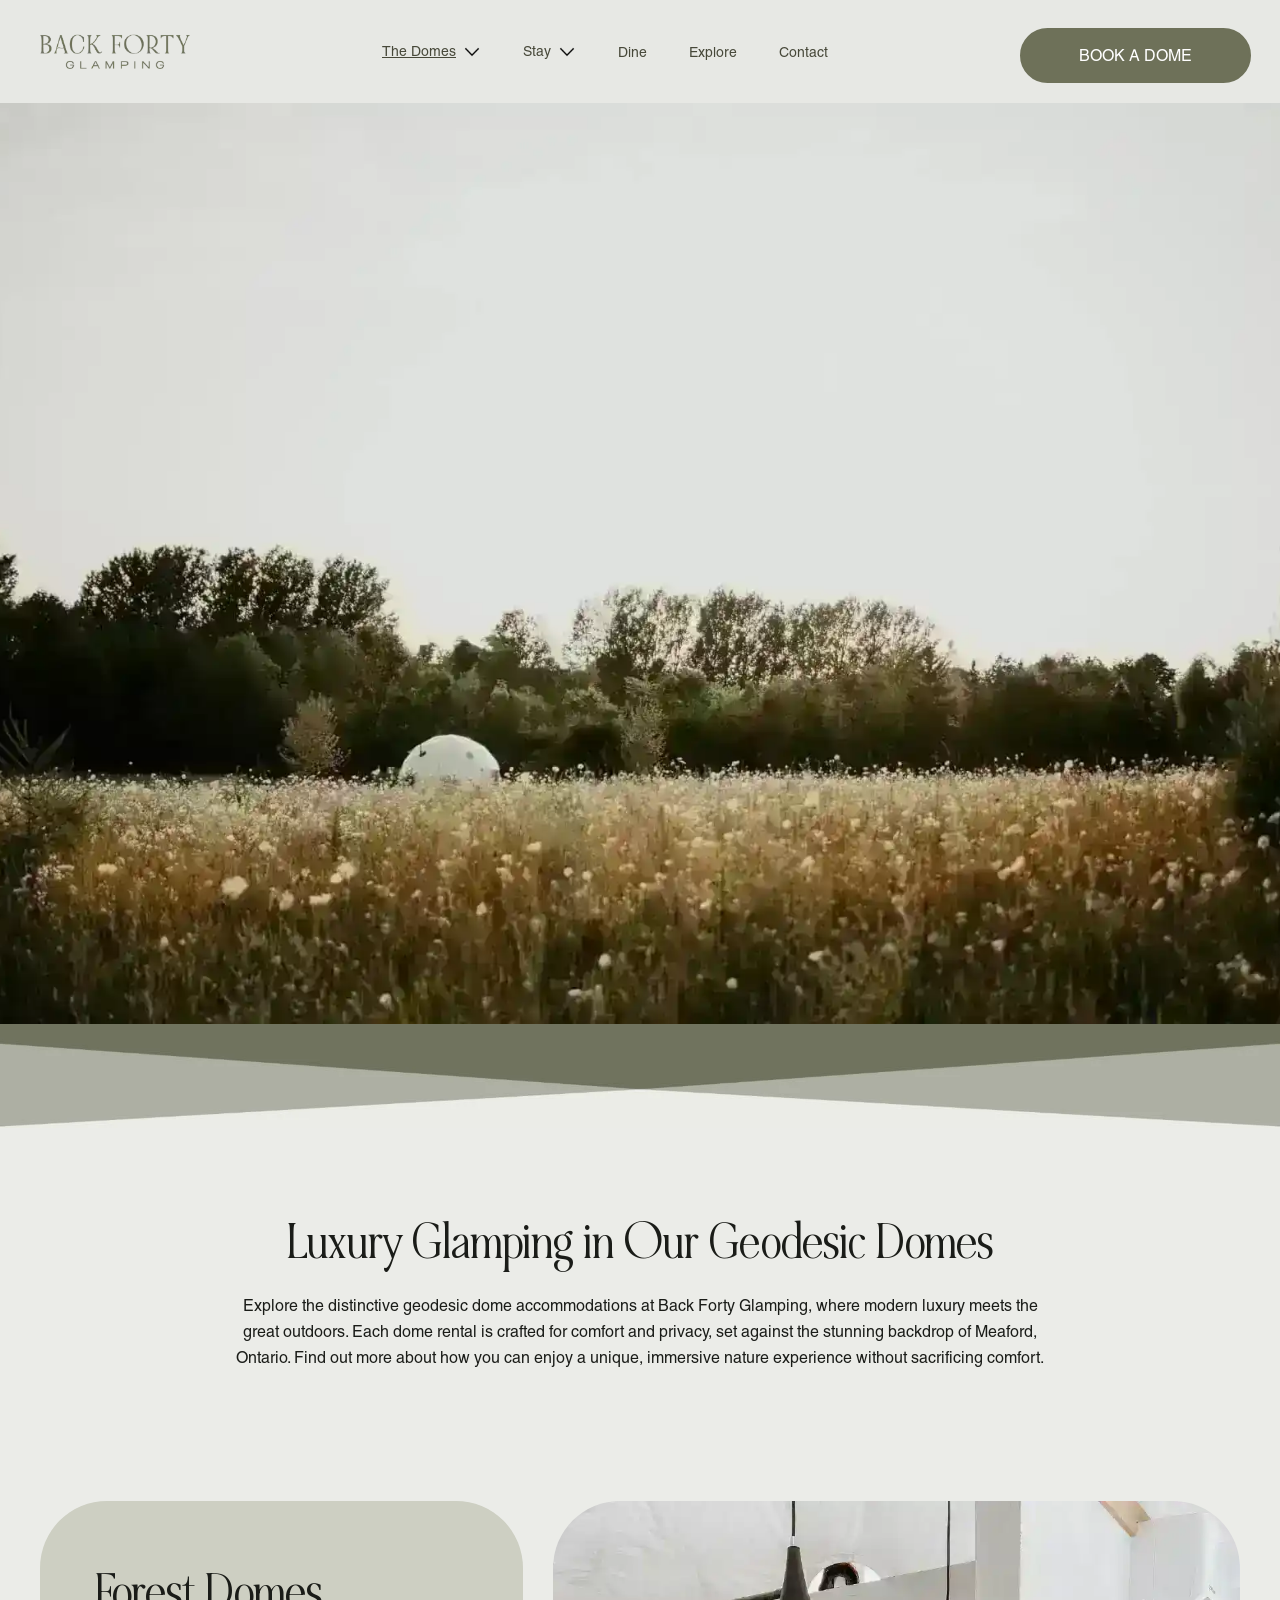
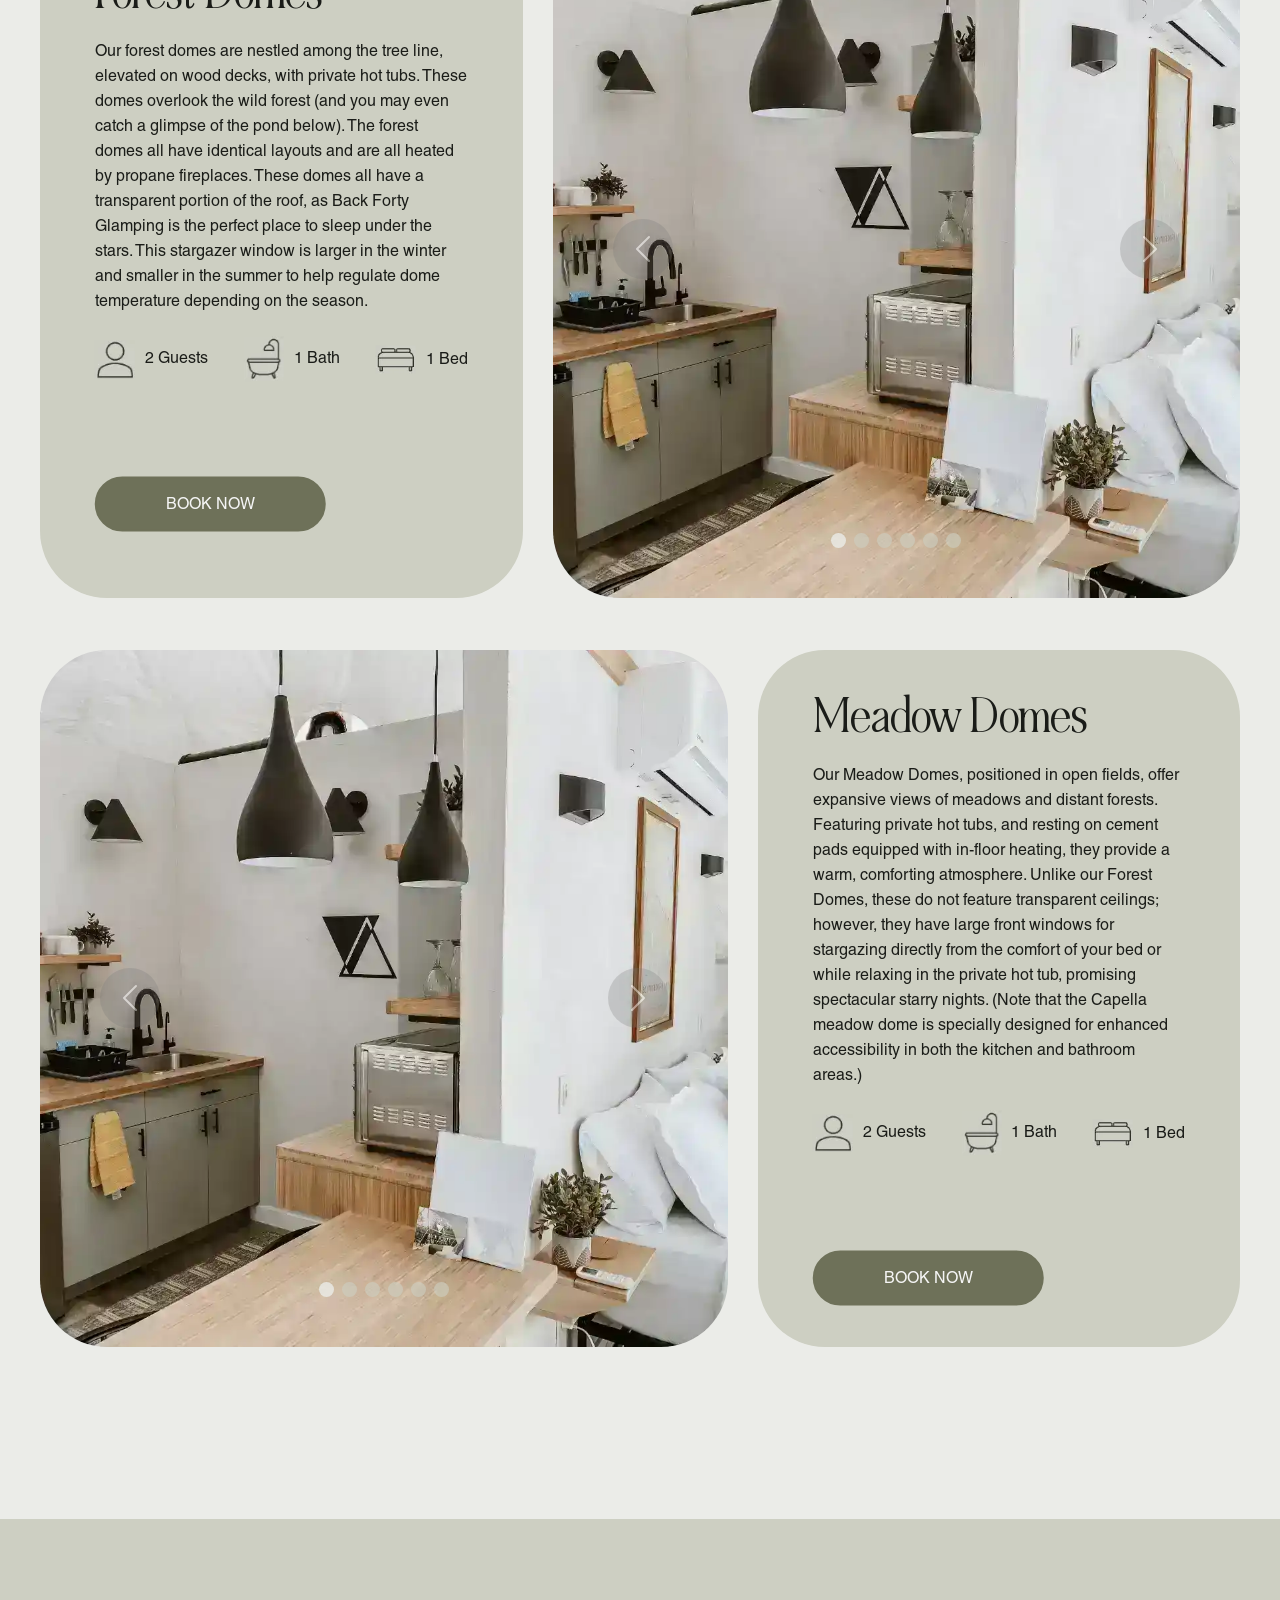
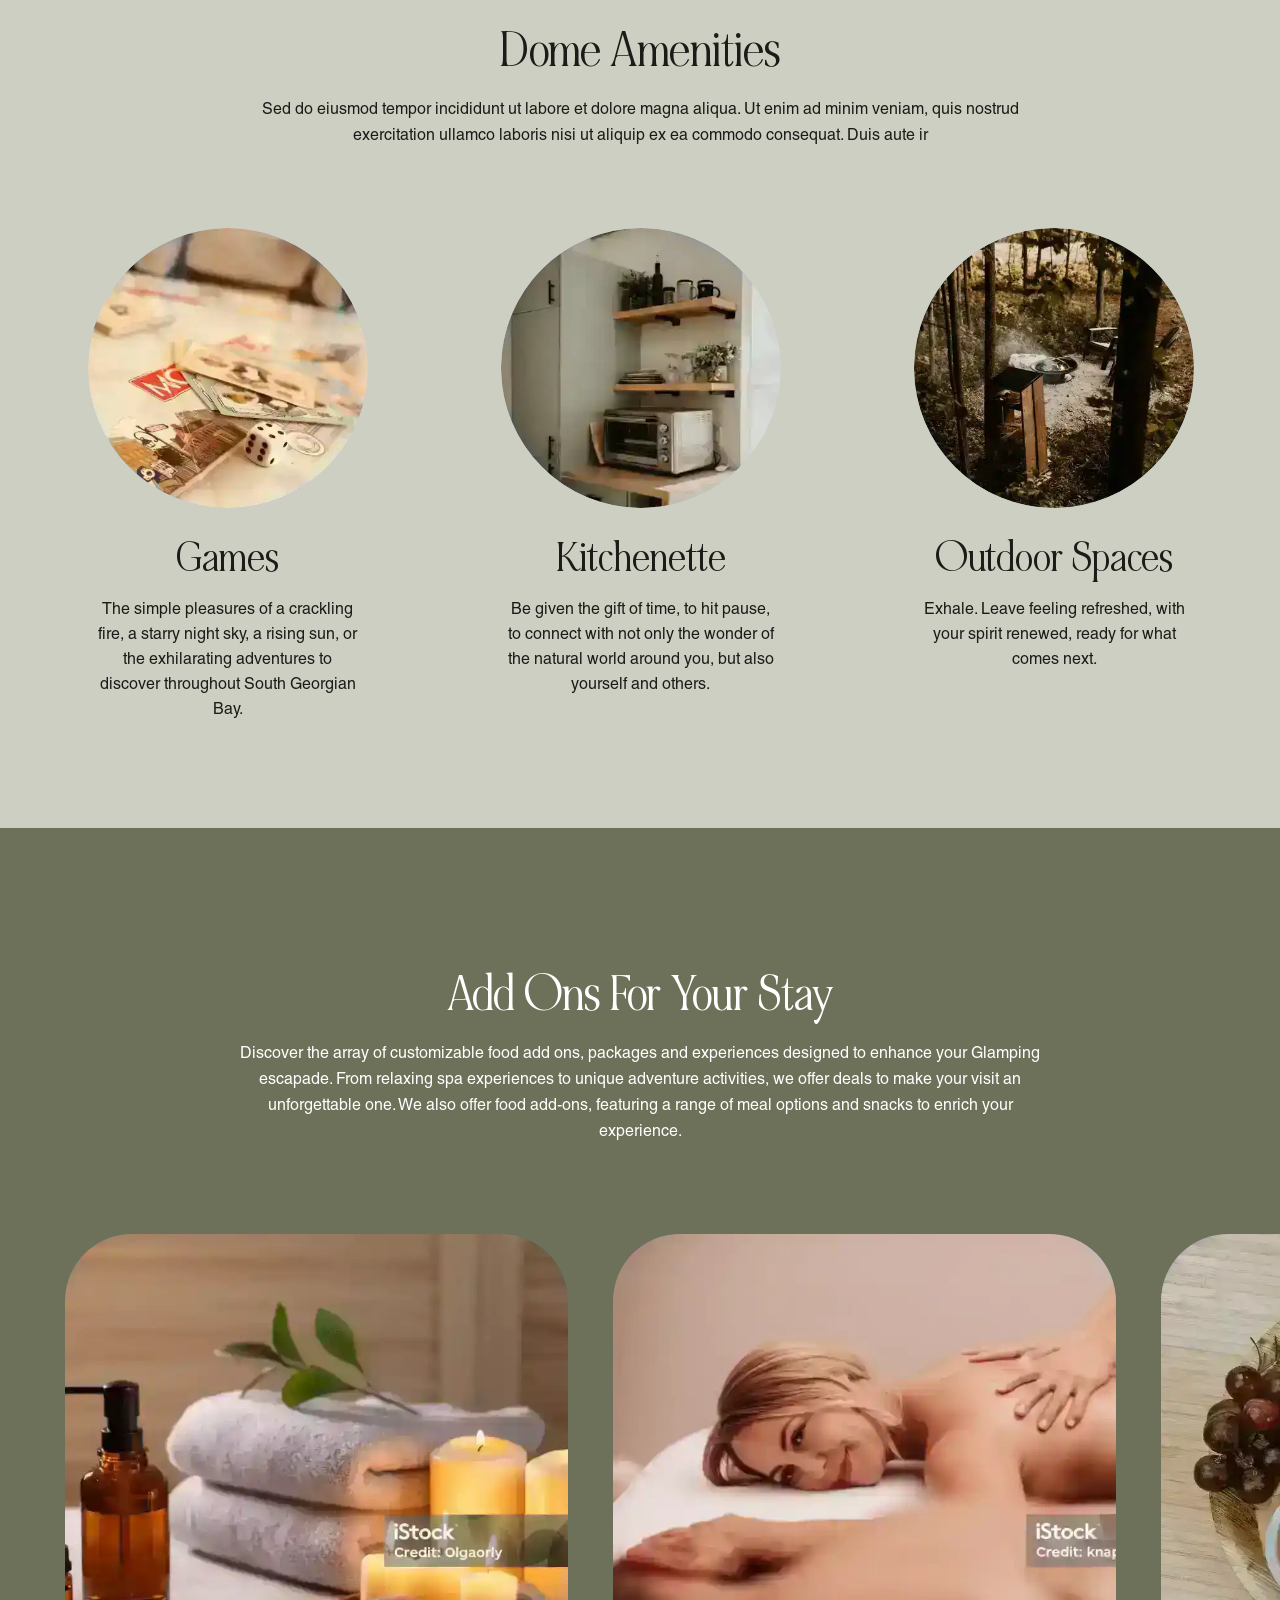
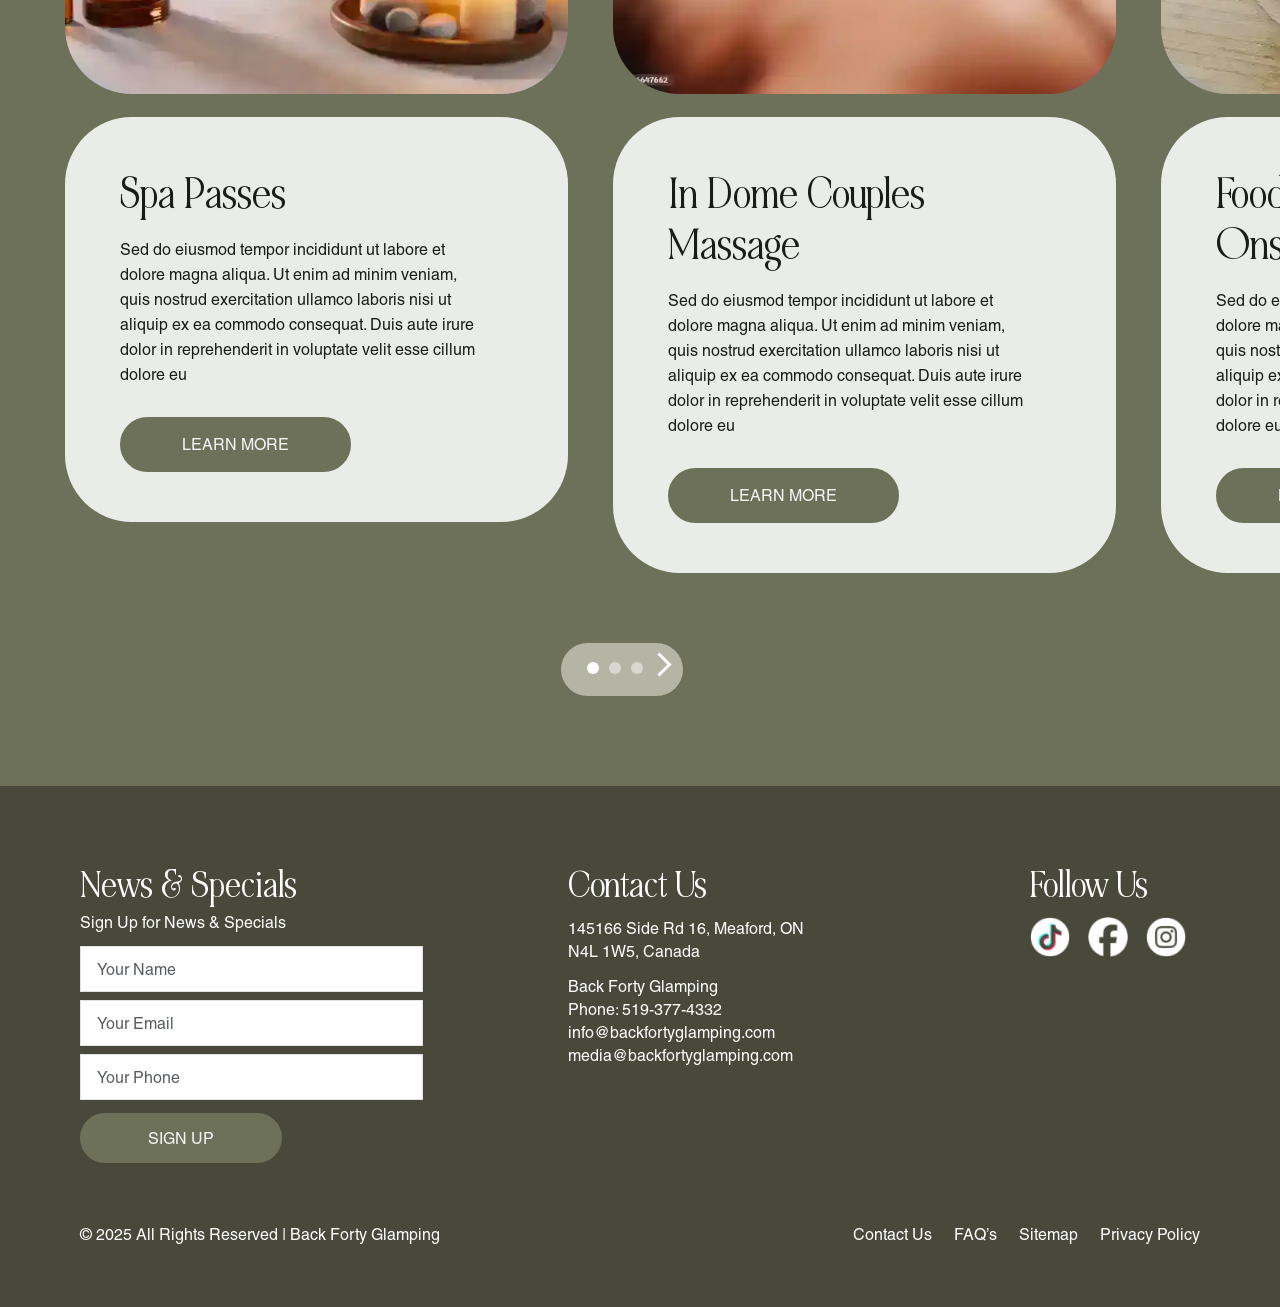
<file: domes.html>
<!DOCTYPE html>
<html lang="en">
<head>
  <title>Back Forty Glamping | Domes Page</title>
  <meta charset="utf-8">
  <meta name="description" content="Welcome to the Back Forty Glamping website">
  <meta name="viewport" content="width=device-width, initial-scale=1">
  <link rel="preload" href="assets/css/bootstrap.min.css" as="style" onload="this.onload=null;this.rel='stylesheet'">
<noscript><link rel="stylesheet" href="assets/css/bootstrap.min.css"></noscript>
    <!--<link rel="stylesheet" type="text/css" href="assets/css/bootstrap.min.css">-->
    <link rel="stylesheet" type="text/css" href="assets/css/style.css">
    <link rel="stylesheet" type="text/css" href="assets/css/responsive.css">
    <link rel="stylesheet" type="text/css" href="assets/css/owl.carousel.min.css">
</head>
<body>

<header class="header-sec navbar_top">
  <nav class="navbar navbar-expand-xl bg-dark navbar-dark">
    <div class="container">
      <a class="navbar-brand" href="index.html"><img src="assets/images/backforty-logo.webp" class="img-fluid" alt="westbank-logo" loading="lazy"></a>
      <div class="mob-div"> 
      <div class="number">(519)-377-4332</div>       
      <div class="mobile-bookbtn"><a href="#" class="btn btn-info" title="Book a Dome">Book a Dome</a></div>
      <span class="navbartoggler"><img src="assets/images/menu.webp" class="img-fluid" alt="menu" loading="lazy"></span>
      <a href="javascript:void(0)" class="closebtn" onclick="closeNav()">×</a>
      </div>      
      <div class="collapse navbar-collapse justify-content-center" id="collapsibleNavbar">
        <ul class="navbar-nav">
          <li class="nav-item active dropdown">
            <a class="nav-link dropdown-toggle" href="#" role="button" data-bs-toggle="dropdown">The Domes<img src="assets/images/down.webp" class="img-fluid" alt="down" loading="lazy"></a>
            <ul class="dropdown-menu">
              <div class="dropdown-hover">
                <div class="dropdown-hoverleft">
                </div>
                <div class="dropdown-hoverright">
                  <h4>The Domes</h4>
                  <li><a class="dropdown-item" href="domes.html#forestdomes" title="Forest Domes">Forest Domes <img src="assets/images/menuhover.webp" class="img-fluid" alt="menuhover" loading="lazy" style="opacity: 1;"></a></li>
                  <li><a class="dropdown-item" href="domes.html#meadowdomes" title="Meadow Domes">Meadow Domes <img src="assets/images/menuhover1.webp" class="img-fluid" alt="menuhover1" loading="lazy"></a></li>
                  <li><a class="dropdown-item" href="about-us.html" title="Our Story">Our Story <img src="assets/images/menuhover.webp" class="img-fluid" alt="menuhover" loading="lazy"></a></li>
                </div>                
              </div>
            </ul>
          </li>
          <li class="nav-item dropdown">
            <a class="nav-link dropdown-toggle" href="#" role="button" data-bs-toggle="dropdown">Stay<img src="assets/images/down.webp" class="img-fluid" alt="down" loading="lazy"></a>
            <ul class="dropdown-menu">
              <div class="dropdown-hover">
                <div class="dropdown-hoverleft">                  
                </div>
                <div class="dropdown-hoverright">
                  <h4>Stay</h4>
                  <li><a class="dropdown-item" href="amenities.html" title="Amenities">Amenities <img src="assets/images/menuhover1.webp" class="img-fluid" alt="menuhover1" loading="lazy" style="opacity: 1;"></a></li>
                  <li><a class="dropdown-item" href="gallery.html" title="Gallery">Gallery <img src="assets/images/menuhover.webp" class="img-fluid" alt="menuhover" loading="lazy"></a></li>
                  <li><a class="dropdown-item" href="policies.html" title="Polices & FAQs">Polices & FAQs <img src="assets/images/menuhover1.webp" class="img-fluid" alt="menuhover1" loading="lazy"></a></li>
                </div>                
              </div>
            </ul>            
          </li>
          <li class="nav-item">
            <a class="nav-link" href="dining.html" title="Dine">Dine</a>
          </li>
          <li class="nav-item">
            <a class="nav-link" href="local-area.html" title="Explore">Explore</a>
          </li>
          <li class="nav-item">
            <a class="nav-link" href="contact-us.html" title="Contact">Contact</a>
          </li>           
        </ul>
      </div>
      <div class="dasktopbookbtn">
        <a class="nav-link" href="#" title="Book a Dome">Book a Dome</a>
      </div>
    </div>
  </nav>
</header>
<main>
<div id="mySidenav" class="sidenav">
  <ul>
      <li><a href="index.html" title="Home">Home</a></li>
      <li class="active"><a href="domes.html" title="Domes">Domes</a></li>
      <li><a href="about-us.html" title="About">About</a></li>
      <li><a href="amenities.html" title="Amenities">Amenities</a></li>
      <li><a href="gallery.html" title="Gallery">Gallery</a></li>
      <li><a href="policies.html" title="Policies & Faq">Policies & Faq</a></li>
      <li><a href="dining.html" title="Dining">Dining</a></li>
      <li><a href="local-area.html" title="Local Area">Local Area</a></li>
      <li><a href="contact-us.html" title="Contact">Contact</a></li>
  </ul>
</div>

<section class="hero-banner" style="background: url('assets/images/home-banner.webp');">		  
</section>
<div class="banner-bottomdesign">
  <img src="assets/images/banner-bottomdesign.webp" class="img-fluid w-100 h-100" alt="banner-bottomdesign" loading="lazy">
</div>

<section class="mainsec domes-mainsec">
  <div class="container">
    <div class="row">
      <div class="col-md-12">
        <div class="main-heading">
          <h1>Luxury Glamping in<br> Our Geodesic Domes</h1>
          <p>Explore the distinctive geodesic dome accommodations at Back Forty Glamping, where modern luxury meets the great outdoors. Each dome rental is crafted for comfort and privacy, set against the stunning backdrop of Meaford, Ontario. Find out more about how you can enjoy a unique, immersive nature experience without sacrificing comfort.</p>
        </div>
      </div>
    </div>
    
     <div class="row m15 luxury-mobileblock">
        <div class="col-md-12">
            <div id="demos">
          <div id="owl-demo3" class="owl-carousel owl-theme">
              <div class="item">
                <div class="coltext">
                   <div class="coltext-align-c">
                   <h2>Forest Domes</h2>
                   <p>Our forest domes are nestled among the tree line, elevated on wood decks, with private hot tubs. These domes overlook the wild forest (and you may even catch a glimpse of the pond below). The forest domes all have identical layouts and are all heated by propane fireplaces. These domes all have a transparent portion of the roof, as Back Forty Glamping is the perfect place to sleep under the stars. This stargazer window is larger in the winter and smaller in the summer to help regulate dome temperature depending on the season.</p>
                   <ul>
                     <li><span><img src="assets/images/listicon1.webp" alt="listicon1" class="img-fluid" loading="lazy"></span>2 Guests</li>
                     <li><span><img src="assets/images/listicon2.webp" alt="listicon1" class="img-fluid" loading="lazy"></span>1 Bath</li>
                     <li><span><img src="assets/images/listicon3.webp" alt="listicon1" class="img-fluid" loading="lazy"></span>1 Bed</li>
                   </ul>
                   <a href="#" class="btn learnmore" title="Book Now">BOOK NOW</a>
                  </div>
                </div>
                <div class="colimg">
                  <img src="assets/images/forest-dome-drone-shot.webp" class="img-fluid" alt="forest-dome-drone-shot" loading="lazy">
                </div>
              </div>

              <div class="item">
                  <div class="coltext">
                      <div class="coltext-align-c">
                       <h2>Meadow Domes</h2>
                       <p>Our Meadow Domes, positioned in open fields, offer expansive views of meadows and distant forests. Featuring private hot tubs, and resting on cement pads equipped with in-floor heating, they provide a warm, comforting atmosphere. Unlike our Forest Domes, these do not feature transparent ceilings; however, they have large front windows for stargazing directly from the comfort of your bed or while relaxing in the private hot tub, promising spectacular starry nights. (Note that the Capella meadow dome is specially designed for enhanced accessibility in both the kitchen and bathroom areas.)</p>
                       <ul>
                         <li><span><img src="assets/images/listicon1.webp" alt="listicon1" class="img-fluid" loading="lazy"></span>2 Guests</li>
                         <li><span><img src="assets/images/listicon2.webp" alt="listicon1" class="img-fluid" loading="lazy"></span>1 Bath</li>
                         <li><span><img src="assets/images/listicon3.webp" alt="listicon1" class="img-fluid" loading="lazy"></span>1 Bed</li>
                       </ul>
                       <a href="#" class="btn learnmore" title="Book Now">BOOK NOW</a>
                       </div>
                    </div>
                <div class="colimg">
                  <img src="assets/images/bed-kitchen.webp" class="img-fluid" alt="bed-kitchen" loading="lazy">
                </div>
              </div>
               
              <div class="item">
                  <div class="coltext">
                       <div class="coltext-align-c">
                       <h2>Forest Domes</h2>
                       <p>Our forest domes are nestled among the tree line, elevated on wood decks, with private hot tubs. These domes overlook the wild forest (and you may even catch a glimpse of the pond below). The forest domes all have identical layouts and are all heated by propane fireplaces. These domes all have a transparent portion of the roof, as Back Forty Glamping is the perfect place to sleep under the stars. This stargazer window is larger in the winter and smaller in the summer to help regulate dome temperature depending on the season.</p>
                       <ul>
                         <li><span><img src="assets/images/listicon1.webp" alt="listicon1" class="img-fluid" loading="lazy"></span>2 Guests</li>
                         <li><span><img src="assets/images/listicon2.webp" alt="listicon1" class="img-fluid" loading="lazy"></span>1 Bath</li>
                         <li><span><img src="assets/images/listicon3.webp" alt="listicon1" class="img-fluid" loading="lazy"></span>1 Bed</li>
                       </ul>
                       <a href="#" class="btn learnmore" title="Book Now">BOOK NOW</a>
                     </div>
                  </div>
                <div class="colimg">
                  <img src="assets/images/forest-dome-drone-shot.webp" class="img-fluid" alt="forest-dome-drone-shot" loading="lazy">
                </div>
              </div>
          </div>
        </div>
        </div>
    </div>

    <div class="row m15 luxury-mobilenone" id="forestdomes">
      <div class="col-md-5 p15">
        <div class="coltext">
           <div class="coltext-align-c">
           <h2>Forest Domes</h2>
           <p>Our forest domes are nestled among the tree line, elevated on wood decks, with private hot tubs. These domes overlook the wild forest (and you may even catch a glimpse of the pond below). The forest domes all have identical layouts and are all heated by propane fireplaces. These domes all have a transparent portion of the roof, as Back Forty Glamping is the perfect place to sleep under the stars. This stargazer window is larger in the winter and smaller in the summer to help regulate dome temperature depending on the season.</p>
           <ul>
             <li><span><img src="assets/images/listicon1.webp" alt="listicon1" class="img-fluid" loading="lazy"></span>2 Guests</li>
             <li><span><img src="assets/images/listicon2.webp" alt="listicon1" class="img-fluid" loading="lazy"></span>1 Bath</li>
             <li><span><img src="assets/images/listicon3.webp" alt="listicon1" class="img-fluid" loading="lazy"></span>1 Bed</li>
           </ul>
           <a href="#" class="btn learnmore" title="Book Now">BOOK NOW</a>
        </div>
        </div>
      </div> 
      <div class="col-md-7 p15">
        <div class="colimg">
          <div id="demo" class="carousel slide" data-bs-ride="carousel">
            <div class="carousel-indicators">
              <button type="button" data-bs-target="#demo" data-bs-slide-to="0" class="active"></button>
              <button type="button" data-bs-target="#demo" data-bs-slide-to="1"></button>
              <button type="button" data-bs-target="#demo" data-bs-slide-to="2"></button>
              <button type="button" data-bs-target="#demo" data-bs-slide-to="3"></button>
              <button type="button" data-bs-target="#demo" data-bs-slide-to="4"></button>
              <button type="button" data-bs-target="#demo" data-bs-slide-to="5"></button>
            </div>
            <div class="carousel-inner">
              <div class="carousel-item active">
                <img src="assets/images/bed-kitchen.webp" alt="bed-kitchen" class="d-block w-100" loading="lazy">
              </div>
              <div class="carousel-item">
                <img src="assets/images/bed-kitchen.webp" alt="bed-kitchen" class="d-block w-100" loading="lazy">
              </div>
            </div>
            <button class="carousel-control-prev carouselbtn" type="button" data-bs-target="#demo" data-bs-slide="prev">
              <span class="carousel-control-prev-icon"></span>
            </button>
            <button class="carousel-control-next carouselbtn" type="button" data-bs-target="#demo" data-bs-slide="next">
              <span class="carousel-control-next-icon"></span>
            </button>
          </div>
        </div>
      </div>           
    </div>
    <div class="row m15 luxury-mobilenone" id="meadowdomes">
      <div class="col-md-7 p15 order-1 order-sm-1 order-md-1 order-lg-1 order-xl-1 moborder2">
        <div class="colimg">
          <div id="demo1" class="carousel slide" data-bs-ride="carousel">
            <div class="carousel-indicators">
              <button type="button" data-bs-target="#demo1" data-bs-slide-to="0" class="active"></button>
              <button type="button" data-bs-target="#demo1" data-bs-slide-to="1"></button>
              <button type="button" data-bs-target="#demo1" data-bs-slide-to="2"></button>
              <button type="button" data-bs-target="#demo1" data-bs-slide-to="3"></button>
              <button type="button" data-bs-target="#demo1" data-bs-slide-to="4"></button>
              <button type="button" data-bs-target="#demo1" data-bs-slide-to="5"></button>
            </div>
            <div class="carousel-inner">
              <div class="carousel-item active">
                <img src="assets/images/bed-kitchen.webp" alt="bed-kitchen" class="d-block w-100" loading="lazy">
              </div>
              <div class="carousel-item">
                <img src="assets/images/bed-kitchen.webp" alt="bed-kitchen" class="d-block w-100" loading="lazy">
              </div>
            </div>
            <button class="carousel-control-prev carouselbtn" type="button" data-bs-target="#demo" data-bs-slide="prev">
              <span class="carousel-control-prev-icon"></span>
            </button>
            <button class="carousel-control-next carouselbtn" type="button" data-bs-target="#demo" data-bs-slide="next">
              <span class="carousel-control-next-icon"></span>
            </button>
          </div>
        </div>
      </div>
      <div class="col-md-5 p15 order-2 order-sm-2 order-md-2 order-lg-2 order-xl-2 moborder1">
        <div class="coltext">
          <div class="coltext-align-c">
           <h2>Meadow Domes</h2>
           <p>Our Meadow Domes, positioned in open fields, offer expansive views of meadows and distant forests. Featuring private hot tubs, and resting on cement pads equipped with in-floor heating, they provide a warm, comforting atmosphere. Unlike our Forest Domes, these do not feature transparent ceilings; however, they have large front windows for stargazing directly from the comfort of your bed or while relaxing in the private hot tub, promising spectacular starry nights. (Note that the Capella meadow dome is specially designed for enhanced accessibility in both the kitchen and bathroom areas.)</p>
           <ul>
             <li><span><img src="assets/images/listicon1.webp" alt="listicon1" class="img-fluid" loading="lazy"></span>2 Guests</li>
             <li><span><img src="assets/images/listicon2.webp" alt="listicon1" class="img-fluid" loading="lazy"></span>1 Bath</li>
             <li><span><img src="assets/images/listicon3.webp" alt="listicon1" class="img-fluid" loading="lazy"></span>1 Bed</li>
           </ul>
           <a href="#" class="btn learnmore" title="Book Now">BOOK NOW</a>
           </div>
        </div>
      </div>      
    </div>
  </div>
</section>

<section class="glamping-sec domeamenities">
  <div class="container">
    <div class="row">
      <div class="col-md-12">
        <div class="main-heading">
          <h2>Dome Amenities</h2>
          <p>Sed do eiusmod tempor incididunt ut labore et dolore magna aliqua. Ut enim ad minim veniam, quis nostrud exercitation ullamco laboris nisi ut aliquip ex ea commodo consequat. Duis aute ir</p>
        </div>
      </div>
    </div>
   <div class="row">
    <div class="col-md-12">
      <div id="demos">
          <div id="owl-demo1" class="owl-carousel owl-theme">
              <div class="item">
                <div class="glamping-item"> 
                    <div class="glamping-img">  
                      <img src="assets/images/games.webp" class="img-fluid" alt="games" loading="lazy">
                      <img src="assets/images/backforty-logo-darkgreen.webp" class="img-fluid hoverlogo" alt="backforty-logo-darkgreen" loading="lazy">                      
                    </div>
                     <div class="glamping-desc">                       
                       <h3>Games</h3>
                       <p>The simple pleasures of a crackling fire, a starry night sky, a rising sun, or the exhilarating adventures to discover throughout South Georgian Bay.</p>
                    </div>
                </div>
              </div>

              <div class="item">
                <div class="glamping-item">
                    <div class="glamping-img">  
                      <img src="assets/images/kitchenette.webp" class="img-fluid" alt="kitchenette" loading="lazy">
                      <img src="assets/images/backforty-logo-darkgreen.webp" class="img-fluid hoverlogo" alt="backforty-logo-darkgreen" loading="lazy">
                    </div>
                     <div class="glamping-desc">                       
                       <h3>Kitchenette</h3>
                       <p>Be given the gift of time, to hit pause, to connect with not only the wonder of the natural world around you, but also yourself and others.</p>
                    </div>
                </div>
              </div>

              <div class="item">
                <div class="glamping-item">  
                    <div class="glamping-img">  
                      <img src="assets/images/forest-dome-firepit.webp" class="img-fluid" alt="forest-dome-firepit" loading="lazy">
                      <img src="assets/images/backforty-logo-darkgreen.webp" class="img-fluid hoverlogo" alt="backforty-logo-darkgreen" loading="lazy">
                    </div>
                     <div class="glamping-desc">                       
                       <h3>Outdoor Spaces</h3>
                       <p>Exhale. Leave feeling refreshed, with your spirit renewed, ready for what comes next.</p>
                    </div> 
                </div>
              </div>
              <div class="item">
                <div class="glamping-item"> 
                    <div class="glamping-img">  
                      <img src="assets/images/games.webp" class="img-fluid" alt="games" loading="lazy">
                      <img src="assets/images/backforty-logo-darkgreen.webp" class="img-fluid hoverlogo" alt="backforty-logo-darkgreen" loading="lazy">
                    </div>
                     <div class="glamping-desc">                       
                       <h3>Games</h3>
                       <p>The simple pleasures of a crackling fire, a starry night sky, a rising sun, or the exhilarating adventures to discover throughout South Georgian Bay.</p>
                    </div>
                </div>
              </div>

              <div class="item">
                <div class="glamping-item"> 
                    <div class="glamping-img">  
                      <img src="assets/images/kitchenette.webp" class="img-fluid" alt="kitchenette" loading="lazy">
                      <img src="assets/images/backforty-logo-darkgreen.webp" class="img-fluid hoverlogo" alt="backforty-logo-darkgreen" loading="lazy">
                    </div>
                     <div class="glamping-desc">                       
                       <h3>Kitchenette</h3>
                       <p>Be given the gift of time, to hit pause, to connect with not only the wonder of the natural world around you, but also yourself and others.</p>
                    </div>                
                  </div>
              </div>            
              
          </div>
        </div>
    </div>
   </div>
  </div>
</section>

<section class="addons-sec">
  <div class="container-fluid">
    <div class="row">
      <div class="col-md-12">
        <div class="main-heading">
          <h2>Add Ons For Your Stay</h2>
          <p>Discover the array of customizable food add ons, packages and experiences designed to enhance your Glamping escapade. From relaxing spa experiences to unique adventure activities, we offer deals to make your visit an unforgettable one. We also offer food add-ons, featuring a range of meal options and snacks to enrich your experience.</p>
        </div>
      </div>
    </div>
   <div class="row">
    <div class="col-md-12">
      <div id="demos">
          <div id="owl-demo2" class="owl-carousel owl-theme">
              <div class="item">
                <div class="addons-item"> 
                    <div class="addons-img">  
                      <img src="assets/images/spa-passes.webp" class="img-fluid" alt="spa-passes" loading="lazy">
                    </div>
                     <div class="addons-desc">                       
                       <h3>Spa Passes</h3>
                       <p>Sed do eiusmod tempor incididunt ut labore et dolore magna aliqua. Ut enim ad minim veniam, quis nostrud exercitation ullamco laboris nisi ut aliquip ex ea commodo consequat. Duis aute irure dolor in reprehenderit in voluptate velit esse cillum dolore eu</p>
                       <a href="#" class="btn learnmore" title="Learn More">Learn More</a>
                    </div>
                </div>
              </div>

              <div class="item">
                <div class="addons-item"> 
                    <div class="addons-img">  
                      <img src="assets/images/couples-massage.webp" class="img-fluid" alt="couples-massage" loading="lazy">
                    </div>
                     <div class="addons-desc">                       
                       <h3>In Dome Couples Massage</h3>
                       <p>Sed do eiusmod tempor incididunt ut labore et dolore magna aliqua. Ut enim ad minim veniam, quis nostrud exercitation ullamco laboris nisi ut aliquip ex ea commodo consequat. Duis aute irure dolor in reprehenderit in voluptate velit esse cillum dolore eu</p>
                       <a href="#" class="btn learnmore" title="Learn More">Learn More</a>
                    </div>
                </div>
              </div>

              <div class="item">
                <div class="addons-item"> 
                    <div class="addons-img">  
                      <img src="assets/images/food-and-package.webp" class="img-fluid" alt="food-and-package" loading="lazy">
                    </div>
                     <div class="addons-desc">                       
                       <h3>Food and Package Add-Ons</h3>
                       <p>Sed do eiusmod tempor incididunt ut labore et dolore magna aliqua. Ut enim ad minim veniam, quis nostrud exercitation ullamco laboris nisi ut aliquip ex ea commodo consequat. Duis aute irure dolor in reprehenderit in voluptate velit esse cillum dolore eu</p>
                       <a href="#" class="btn learnmore" title="Learn More">Learn More</a>
                    </div>
                </div>
              </div>

              <div class="item">
                <div class="addons-item"> 
                    <div class="addons-img">  
                      <img src="assets/images/spa-passes.webp" class="img-fluid" alt="spa-passes" loading="lazy">
                    </div>
                     <div class="addons-desc">                       
                       <h3>Spa Passes</h3>
                       <p>Sed do eiusmod tempor incididunt ut labore et dolore magna aliqua. Ut enim ad minim veniam, quis nostrud exercitation ullamco laboris nisi ut aliquip ex ea commodo consequat. Duis aute irure dolor in reprehenderit in voluptate velit esse cillum dolore eu</p>
                       <a href="#" class="btn learnmore" title="Learn More">Learn More</a>
                    </div>
                </div>
              </div>

              <div class="item">
                <div class="addons-item"> 
                    <div class="addons-img">  
                      <img src="assets/images/couples-massage.webp" class="img-fluid" alt="couples-massage" loading="lazy">
                    </div>
                     <div class="addons-desc">                       
                       <h3>In Dome Couples Massage</h3>
                       <p>Sed do eiusmod tempor incididunt ut labore et dolore magna aliqua. Ut enim ad minim veniam, quis nostrud exercitation ullamco laboris nisi ut aliquip ex ea commodo consequat. Duis aute irure dolor in reprehenderit in voluptate velit esse cillum dolore eu</p>
                       <a href="#" class="btn learnmore" title="Learn More">Learn More</a>
                    </div>
                </div>
              </div>

              <div class="item">
                <div class="addons-item"> 
                    <div class="addons-img">  
                      <img src="assets/images/food-and-package.webp" class="img-fluid" alt="food-and-package" loading="lazy">
                    </div>
                     <div class="addons-desc">                       
                       <h3>Food and Package Add-Ons</h3>
                       <p>Sed do eiusmod tempor incididunt ut labore et dolore magna aliqua. Ut enim ad minim veniam, quis nostrud exercitation ullamco laboris nisi ut aliquip ex ea commodo consequat. Duis aute irure dolor in reprehenderit in voluptate velit esse cillum dolore eu</p>
                       <a href="#" class="btn learnmore" title="Learn More">Learn More</a>
                    </div>
                </div>
              </div>

              <div class="item">
                <div class="addons-item"> 
                    <div class="addons-img">  
                      <img src="assets/images/spa-passes.webp" class="img-fluid" alt="spa-passes" loading="lazy">
                    </div>
                     <div class="addons-desc">                       
                       <h3>Spa Passes</h3>
                       <p>Sed do eiusmod tempor incididunt ut labore et dolore magna aliqua. Ut enim ad minim veniam, quis nostrud exercitation ullamco laboris nisi ut aliquip ex ea commodo consequat. Duis aute irure dolor in reprehenderit in voluptate velit esse cillum dolore eu</p>
                       <a href="#" class="btn learnmore" title="Learn More">Learn More</a>
                    </div>
                </div>
              </div>

              

              
          </div>
        </div>
    </div>
   </div>
  </div>
</section>

</main>

<footer class="footer">
  <div class="container">
    <div class="row">
      <div class="col-md-4">
        <div class="footer-col">
          <h3>News & Specials</h3>
          <p>Sign Up for News & Specials</p>
          <form>
               <div class="form-group">
                  <input type="text" class="form-control" id="name" placeholder="Your Name" name="name">
                </div> 
                <div class="form-group">
                  <input type="email" class="form-control" id="email" placeholder="Your Email" name="email">
                </div>
                <div class="form-group">
                  <input type="text" class="form-control" id="email" placeholder="Your Phone" name="phone">
                </div>
                <div class="footer-btn">
                  <button type="submit" class="btn btn-text" title="SIGN UP">SIGN UP</button>
                </div>
              </form>
        </div>
      </div>
      <div class="col-md-4">
        <div class="footer-col footer-col2">
          <h3>Contact Us</h3>
          <p>145166 Side Rd 16, Meaford, ON<br> N4L 1W5, Canada</p> 
          <p>Back Forty Glamping<br>Phone: 519-377-4332<br>info@backfortyglamping.com<br>media@backfortyglamping.com</p>
        </div>
      </div>
      <div class="col-md-4">
        <div class="footer-col footer-col2 footerfollow">
          <h3>Follow Us</h3>
          <ul>
            <li><a href="#"><img src="assets/images/follow-icon1.webp" class="img-fluid" alt="follow-icon1" loading="lazy"></a></li>
            <li><a href="#"><img src="assets/images/follow-icon2.webp" class="img-fluid" alt="follow-icon2" loading="lazy"></a></li>
            <li><a href="#"><img src="assets/images/follow-icon3.webp" class="img-fluid" alt="follow-icon3" loading="lazy"></a></li>
          </ul>
        </div>
      </div>
    </div>
    <div class="row copyrightrow">
      <div class="col-md-6">
        <div class="copyright">
          <p>© 2025 All Rights Reserved | Back Forty Glamping</p>
        </div>
      </div>
      <div class="col-md-6">
        <div class="copyright-link">
          <ul>
            <li><a href="contact-us.html">Contact Us</a></li>
            <li><a href="policies.html#faqsec">FAQ’s</a></li>
            <li><a href="#">Sitemap</a></li>
            <li><a href="#">Privacy Policy</a></li>
          </ul>
        </div>
      </div>
    </div>
  </div>
</footer>

<script src="assets/js/jquery.min.js"></script>
<script src="assets/js/bootstrap.bundle.min.js" defer></script>
<script src="assets/js/owl.carousel.js" defer></script>
<script src="assets/js/custom.js"></script>
<script type="text/javascript">
  jQuery(document).ready(function($) {
    // --- Configuration for #owl-demo1 ---
    const owl1 = $("#owl-demo1");

    owl1.owlCarousel({
        center: false,
        loop: true,
        nav: false,
        dots: true,
        margin: 40,
        responsive: {
            200: {
                items: 1,
                margin: 10
            },
            767: {
                items: 2
            },
            1200: {
                items: 3
            }
        },

        // --- Accessibility Callbacks Start ---
        onInitialized: function(event) {
            // 'this' inside the callback refers to the Owl Carousel instance,
            // which can be used to reference the element (event.target)
            const owlElement = $(event.target);

            $('.owl-dot', owlElement).each(function(index) {
                let slideNumber = index + 1;

                $(this).attr('aria-label', 'Go to slide ' + slideNumber);

                if ($(this).hasClass('active')) {
                    $(this).attr('aria-current', 'true');
                }
            });
        },

        onChanged: function(event) {
            const owlElement = $(event.target);

            $('.owl-dot', owlElement).removeAttr('aria-current');

            $('.owl-dot.active', owlElement).attr('aria-current', 'true');
        }
        // --- Accessibility Callbacks End ---
    });

});
</script>

<script type="text/javascript">
  jQuery(document).ready(function($) {
    // --- Configuration for #owl-demo2 ---
    const owl2 = $("#owl-demo2");

    owl2.owlCarousel({
        center: false,
        loop: true,
        nav: false,
        dots: true,
        margin: 45,
        responsive: {
            200: {
                items: 1,
                margin: 10
            },
            767: {
                items: 1.2
            },
            1200: {
                items: 2.3
            }
        },

        // --- Accessibility Callbacks Start ---
        onInitialized: function(event) {
            const owlElement = $(event.target);

            $('.owl-dot', owlElement).each(function(index) {
                let slideNumber = index + 1;

                $(this).attr('aria-label', 'Go to slide ' + slideNumber);

                if ($(this).hasClass('active')) {
                    $(this).attr('aria-current', 'true');
                }
            });
        },

        onChanged: function(event) {
            const owlElement = $(event.target);

            $('.owl-dot', owlElement).removeAttr('aria-current');

            $('.owl-dot.active', owlElement).attr('aria-current', 'true');
        }
        // --- Accessibility Callbacks End ---
    });

});
</script>
<script type="text/javascript">
jQuery(document).ready((function($) {
    const owl = $("#owl-demo3"); 

    owl.owlCarousel({
        center: false,
        loop: true,
        nav: false,
        dots: true,
        margin: 40,
        responsive: {
            200: {
                items: 1,
                margin: 10
            },
            767: {
                items: 1
            },
            1200: {
                items: 1
            }
        },
        onInitialized: function(event) {          
            $('.owl-dot', owl).each(function(index) {
                let slideNumber = index + 1;
                
                $(this).attr('aria-label', 'Go to slide ' + slideNumber);

                if ($(this).hasClass('active')) {
                    $(this).attr('aria-current', 'true');
                }
            });
        },

        onChanged: function(event) {
            $('.owl-dot', owl).removeAttr('aria-current');

            $('.owl-dot.active', owl).attr('aria-current', 'true');
        }
    });
}));
</script>

</body>
</html>
</file>
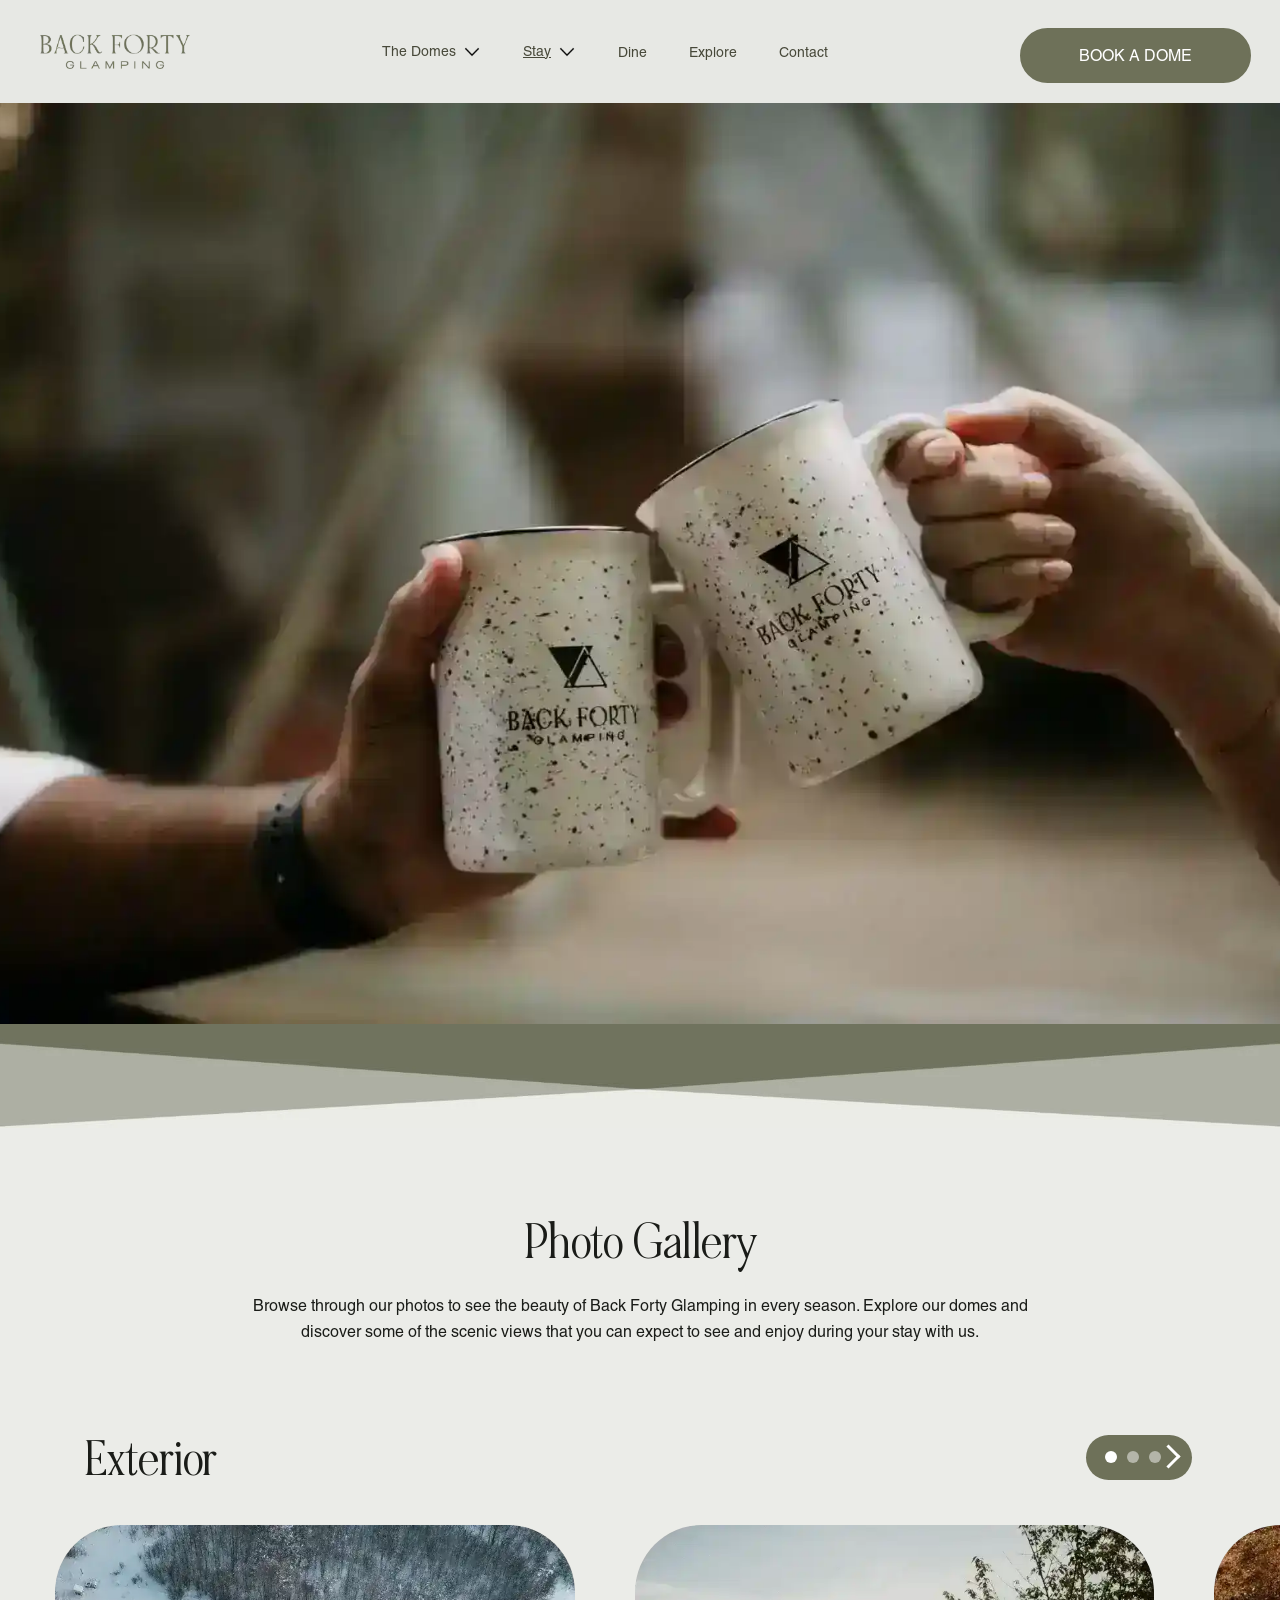
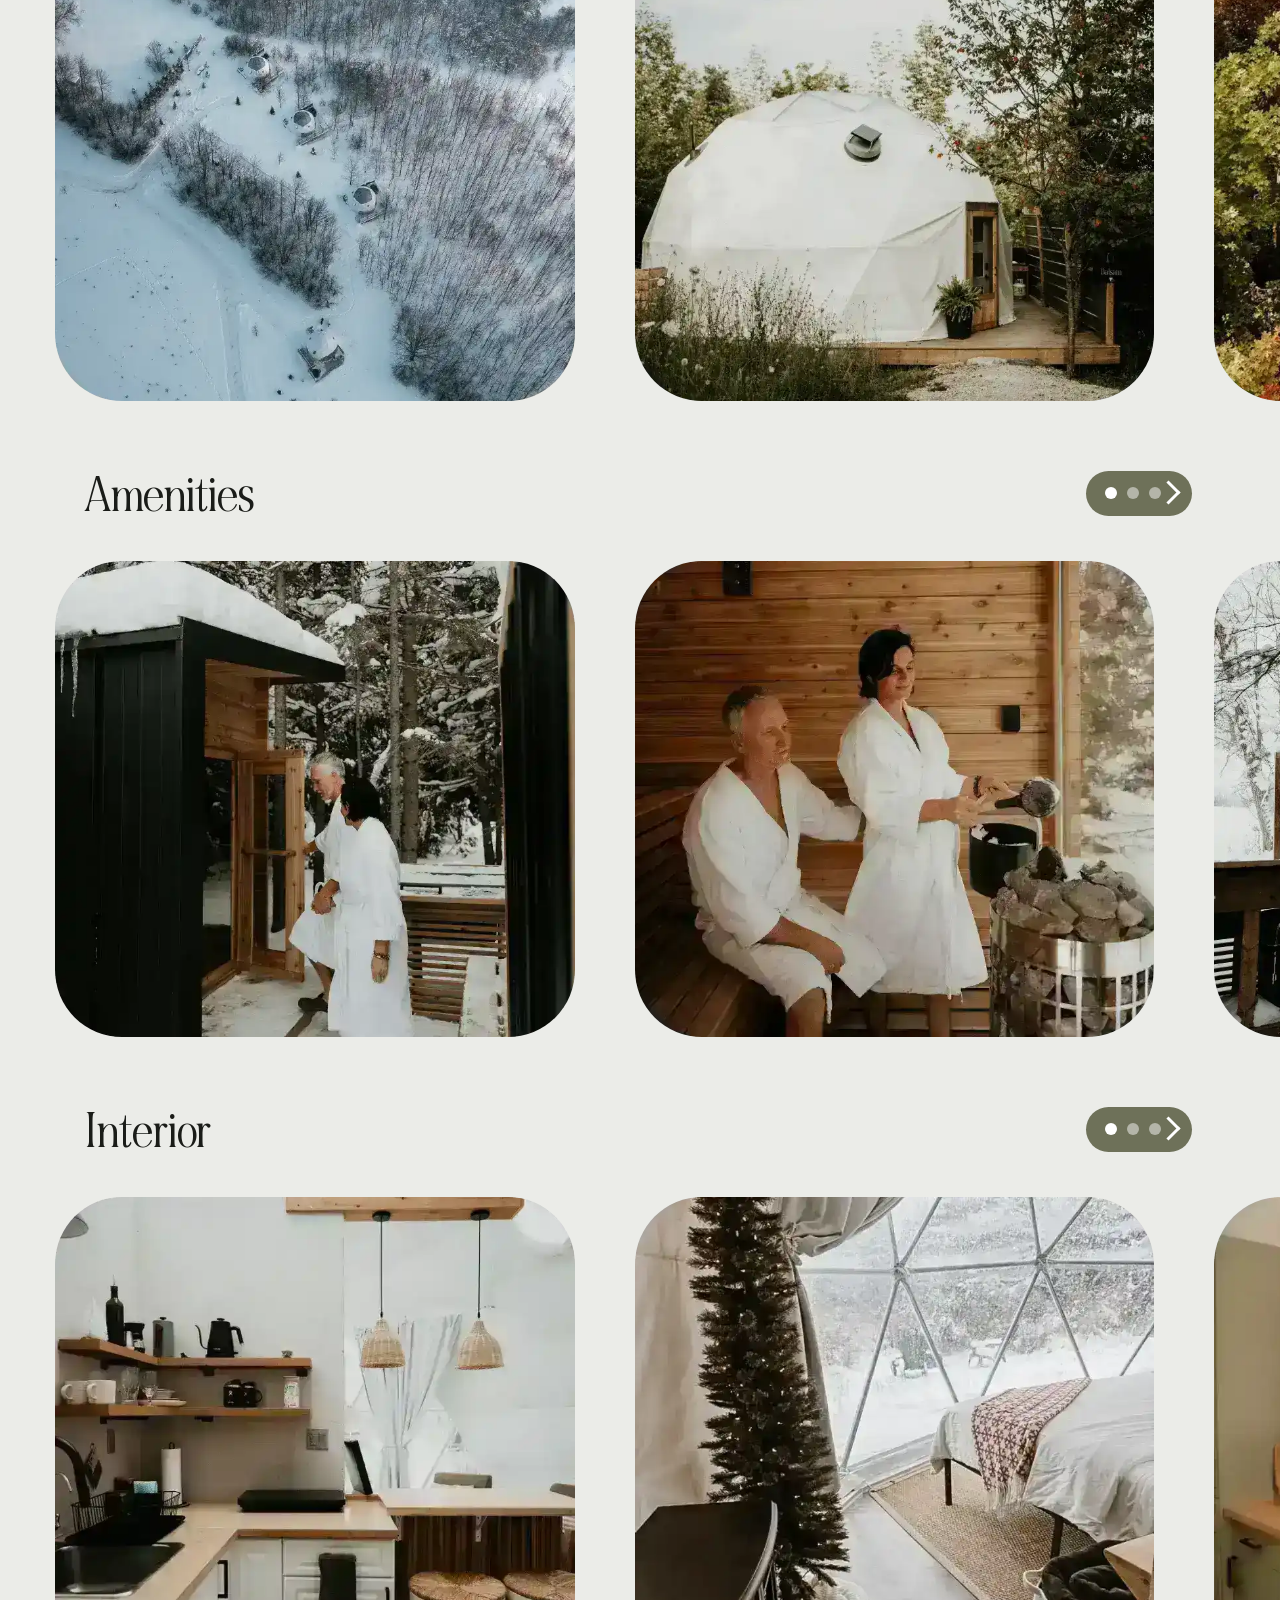
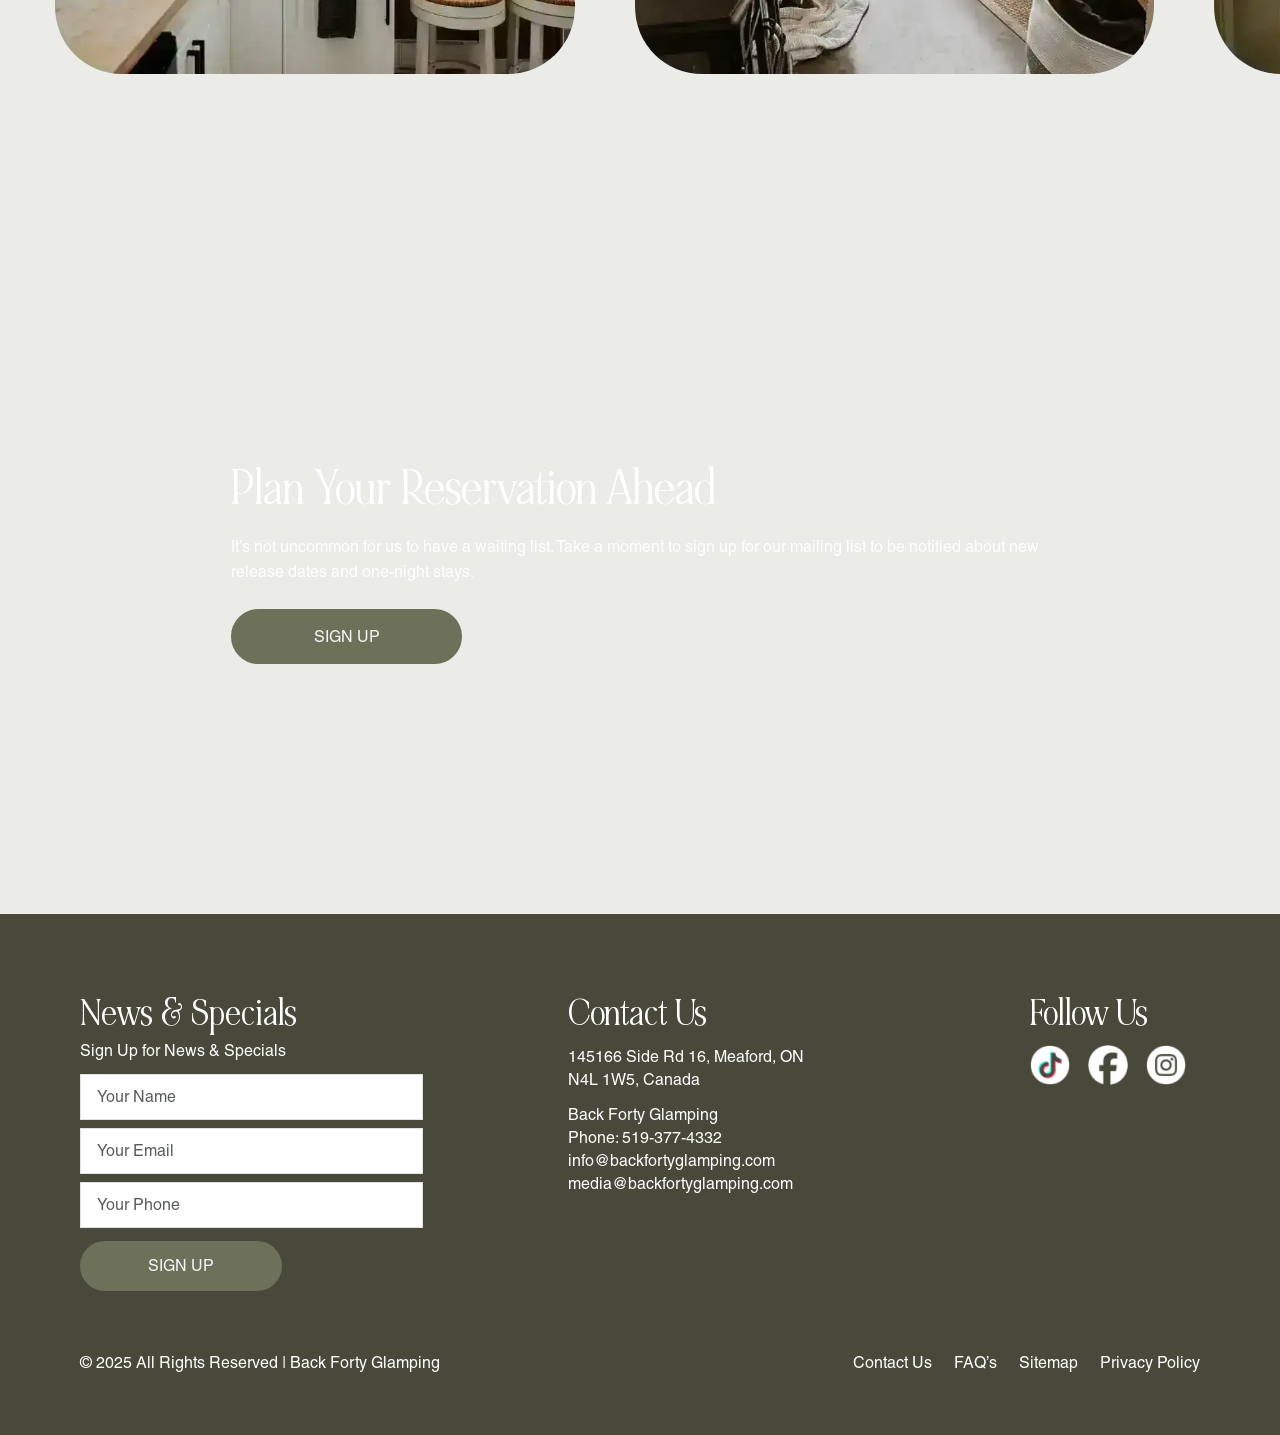
<file: gallery.html>
<!DOCTYPE html>
<html lang="en">
<head>
  <title>Back Forty Glamping | Gallery Page</title>
  <meta charset="utf-8">
  <meta name="description" content="Welcome to the Back Forty Glamping website">
  <meta name="viewport" content="width=device-width, initial-scale=1">
  <link rel="preload" href="assets/images/gallery-banner.webp" as="image">
  <link rel="preload" href="assets/css/bootstrap.min.css" as="style" onload="this.onload=null;this.rel='stylesheet'">
<noscript><link rel="stylesheet" href="assets/css/bootstrap.min.css"></noscript>
    <link rel="stylesheet" type="text/css" href="assets/css/style.css">

<link rel="preload" href="assets/css/responsive.css" as="style" onload="this.onload=null;this.rel='stylesheet'">
<noscript><link rel="stylesheet" href="assets/css/responsive.css"></noscript>

<link rel="preload" href="assets/css/owl.carousel.min.css" as="style" onload="this.onload=null;this.rel='stylesheet'">
<noscript><link rel="stylesheet" href="assets/css/owl.carousel.min.css"></noscript>
</head>
<body>


<header class="header-sec navbar_top">
  <nav class="navbar navbar-expand-xl bg-dark navbar-dark">
    <div class="container">
      <a class="navbar-brand" href="index.html"><img src="assets/images/backforty-logo.webp" class="img-fluid" alt="westbank-logo" loading="lazy"></a>
      <div class="mob-div"> 
      <div class="number">(519)-377-4332</div>       
      <div class="mobile-bookbtn"><a href="#" class="btn btn-info" title="Book a Dome">Book a Dome</a></div>
      <span class="navbartoggler"><img src="assets/images/menu.webp" class="img-fluid" alt="menu" loading="lazy"></span>
      <a href="javascript:void(0)" class="closebtn" onclick="closeNav()">×</a>
      </div>      
      <div class="collapse navbar-collapse justify-content-center" id="collapsibleNavbar">
        <ul class="navbar-nav">
          <li class="nav-item dropdown">
            <a class="nav-link dropdown-toggle" href="#" role="button" data-bs-toggle="dropdown">The Domes<img src="assets/images/down.webp" class="img-fluid" alt="down" loading="lazy"></a>
            <ul class="dropdown-menu">
              <div class="dropdown-hover">
                <div class="dropdown-hoverleft">
                </div>
                <div class="dropdown-hoverright">
                  <h4>The Domes</h4>
                  <li><a class="dropdown-item" href="domes.html#forestdomes" title="Forest Domes">Forest Domes <img src="assets/images/menuhover.webp" class="img-fluid" alt="menuhover" loading="lazy" style="opacity: 1;"></a></li>
                  <li><a class="dropdown-item" href="domes.html#meadowdomes" title="Meadow Domes">Meadow Domes <img src="assets/images/menuhover1.webp" class="img-fluid" alt="menuhover1" loading="lazy"></a></li>
                  <li><a class="dropdown-item" href="about-us.html" title="Our Story">Our Story <img src="assets/images/menuhover.webp" class="img-fluid" alt="menuhover" loading="lazy"></a></li>
                </div>                
              </div>
            </ul>
          </li>
          <li class="nav-item active dropdown">
            <a class="nav-link dropdown-toggle" href="#" role="button" data-bs-toggle="dropdown">Stay<img src="assets/images/down.webp" class="img-fluid" alt="down" loading="lazy"></a>
            <ul class="dropdown-menu">
              <div class="dropdown-hover">
                <div class="dropdown-hoverleft">                  
                </div>
                <div class="dropdown-hoverright">
                  <h4>Stay</h4>
                  <li><a class="dropdown-item" href="amenities.html" title="Amenities">Amenities <img src="assets/images/menuhover1.webp" class="img-fluid" alt="menuhover1" loading="lazy" style="opacity: 1;"></a></li>
                  <li class="active"><a class="dropdown-item" href="gallery.html" title="Gallery">Gallery <img src="assets/images/menuhover.webp" class="img-fluid" alt="menuhover" loading="lazy"></a></li>
                  <li><a class="dropdown-item" href="policies.html" title="Polices & FAQs">Polices & FAQs <img src="assets/images/menuhover1.webp" class="img-fluid" alt="menuhover1" loading="lazy"></a></li>
                </div>                
              </div>
            </ul>            
          </li>
          <li class="nav-item">
            <a class="nav-link" href="dining.html" title="Dine">Dine</a>
          </li>
          <li class="nav-item">
            <a class="nav-link" href="local-area.html" title="Explore">Explore</a>
          </li>
          <li class="nav-item">
            <a class="nav-link" href="contact-us.html" title="Contact">Contact</a>
          </li>           
        </ul>
      </div>
      <div class="dasktopbookbtn">
        <a class="nav-link" href="#" title="Book a Dome">Book a Dome</a>
      </div>
    </div>
  </nav>
</header>
<main>
<div id="mySidenav" class="sidenav">
  <ul>
      <li><a href="index.html" title="Home">Home</a></li>
      <li><a href="domes.html" title="Domes">Domes</a></li>
      <li><a href="about-us.html" title="About">About</a></li>
      <li><a href="amenities.html" title="Amenities">Amenities</a></li>
      <li class="active"><a href="gallery.html" title="Gallery">Gallery</a></li>
      <li><a href="policies.html" title="Policies & Faq">Policies & Faq</a></li>
      <li><a href="dining.html" title="Dining">Dining</a></li>
      <li><a href="local-area.html" title="Local Area">Local Area</a></li>
      <li><a href="contact-us.html" title="Contact">Contact</a></li>
  </ul>
</div>
<section class="hero-banner" style="background: url('assets/images/gallery-banner.webp');">		  
</section>
<div class="banner-bottomdesign">
  <img src="assets/images/banner-bottomdesign.webp" class="img-fluid w-100 h-100" alt="banner-bottomdesign" loading="lazy">
</div>

<section class="mainsec amenities-mainsec">
  <div class="container">
    <div class="row">
      <div class="col-md-12">
        <div class="main-heading">
          <h1>Photo Gallery</h1>
          <p>Browse through our photos to see the beauty of Back Forty Glamping in every season. Explore our domes and discover some of the scenic views that you can expect to see and enjoy during your stay with us.</p>
        </div>
      </div>
    </div>
      
  </div>
</section>

<section class="gallery-sec">
  <div class="container-fluid">
    <div class="row exteriorrow">
        <div class="col-md-12">
          <h2>Exterior</h2>
          <div id="demos">
              <div id="owl-demo1" class="owl-carousel owl-theme">
                  <div class="item">
                    <div class="gallery-item"> 
                        <div class="gallery-img">  
                          <img src="assets/images/exterior1.webp" class="img-fluid" alt="exterior1" loading="lazy">
                        </div>
                    </div>
                  </div>
                  <div class="item">
                    <div class="gallery-item"> 
                        <div class="gallery-img">  
                          <img src="assets/images/exterior2.webp" class="img-fluid" alt="exterior2" loading="lazy">
                        </div>
                    </div>
                  </div>
                  <div class="item">
                    <div class="gallery-item"> 
                        <div class="gallery-img">  
                          <img src="assets/images/exterior3.webp" class="img-fluid" alt="exterior3" loading="lazy">
                        </div>
                    </div>
                  </div>
                  <div class="item">
                    <div class="gallery-item"> 
                        <div class="gallery-img">  
                          <img src="assets/images/exterior1.webp" class="img-fluid" alt="exterior1" loading="lazy">
                        </div>
                    </div>
                  </div>
                  <div class="item">
                    <div class="gallery-item"> 
                        <div class="gallery-img">  
                          <img src="assets/images/exterior2.webp" class="img-fluid" alt="exterior2" loading="lazy">
                        </div>
                    </div>
                  </div>
                  <div class="item">
                    <div class="gallery-item"> 
                        <div class="gallery-img">  
                          <img src="assets/images/exterior3.webp" class="img-fluid" alt="exterior3" loading="lazy">
                        </div>
                    </div>
                  </div>   
                  <div class="item">
                    <div class="gallery-item"> 
                        <div class="gallery-img">  
                          <img src="assets/images/exterior1.webp" class="img-fluid" alt="exterior1" loading="lazy">
                        </div>
                    </div>
                  </div>  
                  
              </div>
          </div> 
        </div>
    </div>

    <div class="row exteriorrow">
        <div class="col-md-12">
          <h2>Amenities</h2>
          <div id="demos">
              <div id="owl-demo2" class="owl-carousel owl-theme">
                  <div class="item">
                    <div class="gallery-item"> 
                        <div class="gallery-img">  
                          <img src="assets/images/amenties1.webp" class="img-fluid" alt="amenties1" loading="lazy">
                        </div>
                    </div>
                  </div>
                  <div class="item">
                    <div class="gallery-item"> 
                        <div class="gallery-img">  
                          <img src="assets/images/amenties2.webp" class="img-fluid" alt="amenties2" loading="lazy">
                        </div>
                    </div>
                  </div>
                  <div class="item">
                    <div class="gallery-item"> 
                        <div class="gallery-img">  
                          <img src="assets/images/amenties3.webp" class="img-fluid" alt="amenties3" loading="lazy">
                        </div>
                    </div>
                  </div>
                  <div class="item">
                    <div class="gallery-item"> 
                        <div class="gallery-img">  
                          <img src="assets/images/amenties1.webp" class="img-fluid" alt="amenties1" loading="lazy">
                        </div>
                    </div>
                  </div>
                  <div class="item">
                    <div class="gallery-item"> 
                        <div class="gallery-img">  
                          <img src="assets/images/amenties2.webp" class="img-fluid" alt="amenties2" loading="lazy">
                        </div>
                    </div>
                  </div>
                  <div class="item">
                    <div class="gallery-item"> 
                        <div class="gallery-img">  
                          <img src="assets/images/amenties3.webp" class="img-fluid" alt="amenties3" loading="lazy">
                        </div>
                    </div>
                  </div>   
                  <div class="item">
                    <div class="gallery-item"> 
                        <div class="gallery-img">  
                          <img src="assets/images/amenties1.webp" class="img-fluid" alt="amenties1" loading="lazy">
                        </div>
                    </div>
                  </div>  
                  
              </div>
          </div>
        </div>
    </div>

    <div class="row exteriorrow">
        <div class="col-md-12">
          <h2>Interior</h2>
          <div id="demos">
              <div id="owl-demo3" class="owl-carousel owl-theme">
                  <div class="item">
                    <div class="gallery-item"> 
                        <div class="gallery-img">  
                          <img src="assets/images/interior1.webp" class="img-fluid" alt="interior1" loading="lazy">
                        </div>
                    </div>
                  </div>
                  <div class="item">
                    <div class="gallery-item"> 
                        <div class="gallery-img">  
                          <img src="assets/images/interior2.webp" class="img-fluid" alt="interior2" loading="lazy">
                        </div>
                    </div>
                  </div>
                  <div class="item">
                    <div class="gallery-item"> 
                        <div class="gallery-img">  
                          <img src="assets/images/interior3.webp" class="img-fluid" alt="interior3" loading="lazy">
                        </div>
                    </div>
                  </div>
                  <div class="item">
                    <div class="gallery-item"> 
                        <div class="gallery-img">  
                          <img src="assets/images/interior1.webp" class="img-fluid" alt="interior1" loading="lazy">
                        </div>
                    </div>
                  </div>
                  <div class="item">
                    <div class="gallery-item"> 
                        <div class="gallery-img">  
                          <img src="assets/images/interior2.webp" class="img-fluid" alt="interior2" loading="lazy">
                        </div>
                    </div>
                  </div>
                  <div class="item">
                    <div class="gallery-item"> 
                        <div class="gallery-img">  
                          <img src="assets/images/interior3.webp" class="img-fluid" alt="interior3" loading="lazy">
                        </div>
                    </div>
                  </div>   
                  <div class="item">
                    <div class="gallery-item"> 
                        <div class="gallery-img">  
                          <img src="assets/images/interior1.webp" class="img-fluid" alt="interior1" loading="lazy">
                        </div>
                    </div>
                  </div>  
                  
              </div>
          </div>
        </div>
    </div>
  </div>
</section>


<section class="forty-sec questions-sec" style="background: url('assets/images/info-bg.webp');">
    <div class="container">
      <div class="row">
        <div class="col-md-12">
          <div class="forty-heading">
            <h2>Plan Your Reservation Ahead</h2>
            <p>It’s not uncommon for us to have a waiting list. Take a moment to sign up for our mailing list to be notified about new release dates and one-night stays.</p>
            <a href="#" class="btn bookdome" title="Sign Up">Sign Up</a>
          </div>
        </div>
      </div>
    </div>  
</section>
</main>
<footer class="footer">
  <div class="container">
    <div class="row">
      <div class="col-md-4">
        <div class="footer-col">
          <h3>News & Specials</h3>
          <p>Sign Up for News & Specials</p>
          <form>
               <div class="form-group">
                  <input type="text" class="form-control" id="name" placeholder="Your Name" name="name">
                </div> 
                <div class="form-group">
                  <input type="email" class="form-control" id="email" placeholder="Your Email" name="email">
                </div>
                <div class="form-group">
                  <input type="text" class="form-control" id="email" placeholder="Your Phone" name="phone">
                </div>
                <div class="footer-btn">
                  <button type="submit" class="btn btn-text" title="SIGN UP">SIGN UP</button>
                </div>
              </form>
        </div>
      </div>
      <div class="col-md-4">
        <div class="footer-col footer-col2">
          <h3>Contact Us</h3>
          <p>145166 Side Rd 16, Meaford, ON<br> N4L 1W5, Canada</p> 
          <p>Back Forty Glamping<br>Phone: 519-377-4332<br>info@backfortyglamping.com<br>media@backfortyglamping.com</p>
        </div>
      </div>
      <div class="col-md-4">
        <div class="footer-col footer-col2 footerfollow">
          <h3>Follow Us</h3>
          <ul>
            <li><a href="#"><img src="assets/images/follow-icon1.webp" class="img-fluid" alt="follow-icon1" loading="lazy"></a></li>
            <li><a href="#"><img src="assets/images/follow-icon2.webp" class="img-fluid" alt="follow-icon2" loading="lazy"></a></li>
            <li><a href="#"><img src="assets/images/follow-icon3.webp" class="img-fluid" alt="follow-icon3" loading="lazy"></a></li>
          </ul>
        </div>
      </div>
    </div>
    <div class="row copyrightrow">
      <div class="col-md-6">
        <div class="copyright">
          <p>© 2025 All Rights Reserved | Back Forty Glamping</p>
        </div>
      </div>
      <div class="col-md-6">
        <div class="copyright-link">
          <ul>
            <li><a href="contact-us.html">Contact Us</a></li>
            <li><a href="policies.html#faqsec">FAQ’s</a></li>
            <li><a href="#">Sitemap</a></li>
            <li><a href="#">Privacy Policy</a></li>
          </ul>
        </div>
      </div>
    </div>
  </div>
</footer>

<script src="assets/js/jquery.min.js"></script>
<script src="assets/js/bootstrap.bundle.min.js" defer></script>
<script src="assets/js/owl.carousel.js" defer></script>
<script src="assets/js/custom.js"></script>
<script type="text/javascript">
  jQuery(document).ready(function($) {
    // --- Configuration for #owl-demo1 ---
    const owl1 = $("#owl-demo1");

    owl1.owlCarousel({
        center: false,
        loop: true,
        nav: false,
        dots: true,
        margin: 40,
        responsive: {
            200: {
                items: 1,
                margin: 10
            },
            767: {
                items: 1.2
            },
            1200: {
                items: 2.2
            }
        },

        // --- Accessibility Callbacks Start ---
        onInitialized: function(event) {
            // 'this' inside the callback refers to the Owl Carousel instance,
            // which can be used to reference the element (event.target)
            const owlElement = $(event.target);

            $('.owl-dot', owlElement).each(function(index) {
                let slideNumber = index + 1;

                $(this).attr('aria-label', 'Go to slide ' + slideNumber);

                if ($(this).hasClass('active')) {
                    $(this).attr('aria-current', 'true');
                }
            });
        },

        onChanged: function(event) {
            const owlElement = $(event.target);

            $('.owl-dot', owlElement).removeAttr('aria-current');

            $('.owl-dot.active', owlElement).attr('aria-current', 'true');
        }
        // --- Accessibility Callbacks End ---
    });

});
</script>
<script type="text/javascript">
  jQuery(document).ready(function($) {
    // --- Configuration for #owl-demo1 ---
    const owl1 = $("#owl-demo2");

    owl1.owlCarousel({
        center: false,
        loop: true,
        nav: false,
        dots: true,
        margin: 40,
        responsive: {
            200: {
                items: 1,
                margin: 10
            },
            767: {
                items: 1.2
            },
            1200: {
                items: 2.2
            }
        },

        // --- Accessibility Callbacks Start ---
        onInitialized: function(event) {
            // 'this' inside the callback refers to the Owl Carousel instance,
            // which can be used to reference the element (event.target)
            const owlElement = $(event.target);

            $('.owl-dot', owlElement).each(function(index) {
                let slideNumber = index + 1;

                $(this).attr('aria-label', 'Go to slide ' + slideNumber);

                if ($(this).hasClass('active')) {
                    $(this).attr('aria-current', 'true');
                }
            });
        },

        onChanged: function(event) {
            const owlElement = $(event.target);

            $('.owl-dot', owlElement).removeAttr('aria-current');

            $('.owl-dot.active', owlElement).attr('aria-current', 'true');
        }
        // --- Accessibility Callbacks End ---
    });

});
</script>
<script type="text/javascript">
  jQuery(document).ready(function($) {
    // --- Configuration for #owl-demo1 ---
    const owl1 = $("#owl-demo3");

    owl1.owlCarousel({
        center: false,
        loop: true,
        nav: false,
        dots: true,
        margin: 40,
        responsive: {
            200: {
                items: 1,
                margin: 10
            },
            767: {
                items: 1.2
            },
            1200: {
                items: 2.2
            }
        },

        // --- Accessibility Callbacks Start ---
        onInitialized: function(event) {
            // 'this' inside the callback refers to the Owl Carousel instance,
            // which can be used to reference the element (event.target)
            const owlElement = $(event.target);

            $('.owl-dot', owlElement).each(function(index) {
                let slideNumber = index + 1;

                $(this).attr('aria-label', 'Go to slide ' + slideNumber);

                if ($(this).hasClass('active')) {
                    $(this).attr('aria-current', 'true');
                }
            });
        },

        onChanged: function(event) {
            const owlElement = $(event.target);

            $('.owl-dot', owlElement).removeAttr('aria-current');

            $('.owl-dot.active', owlElement).attr('aria-current', 'true');
        }
        // --- Accessibility Callbacks End ---
    });

});
</script>


</body>
</html>
</file>
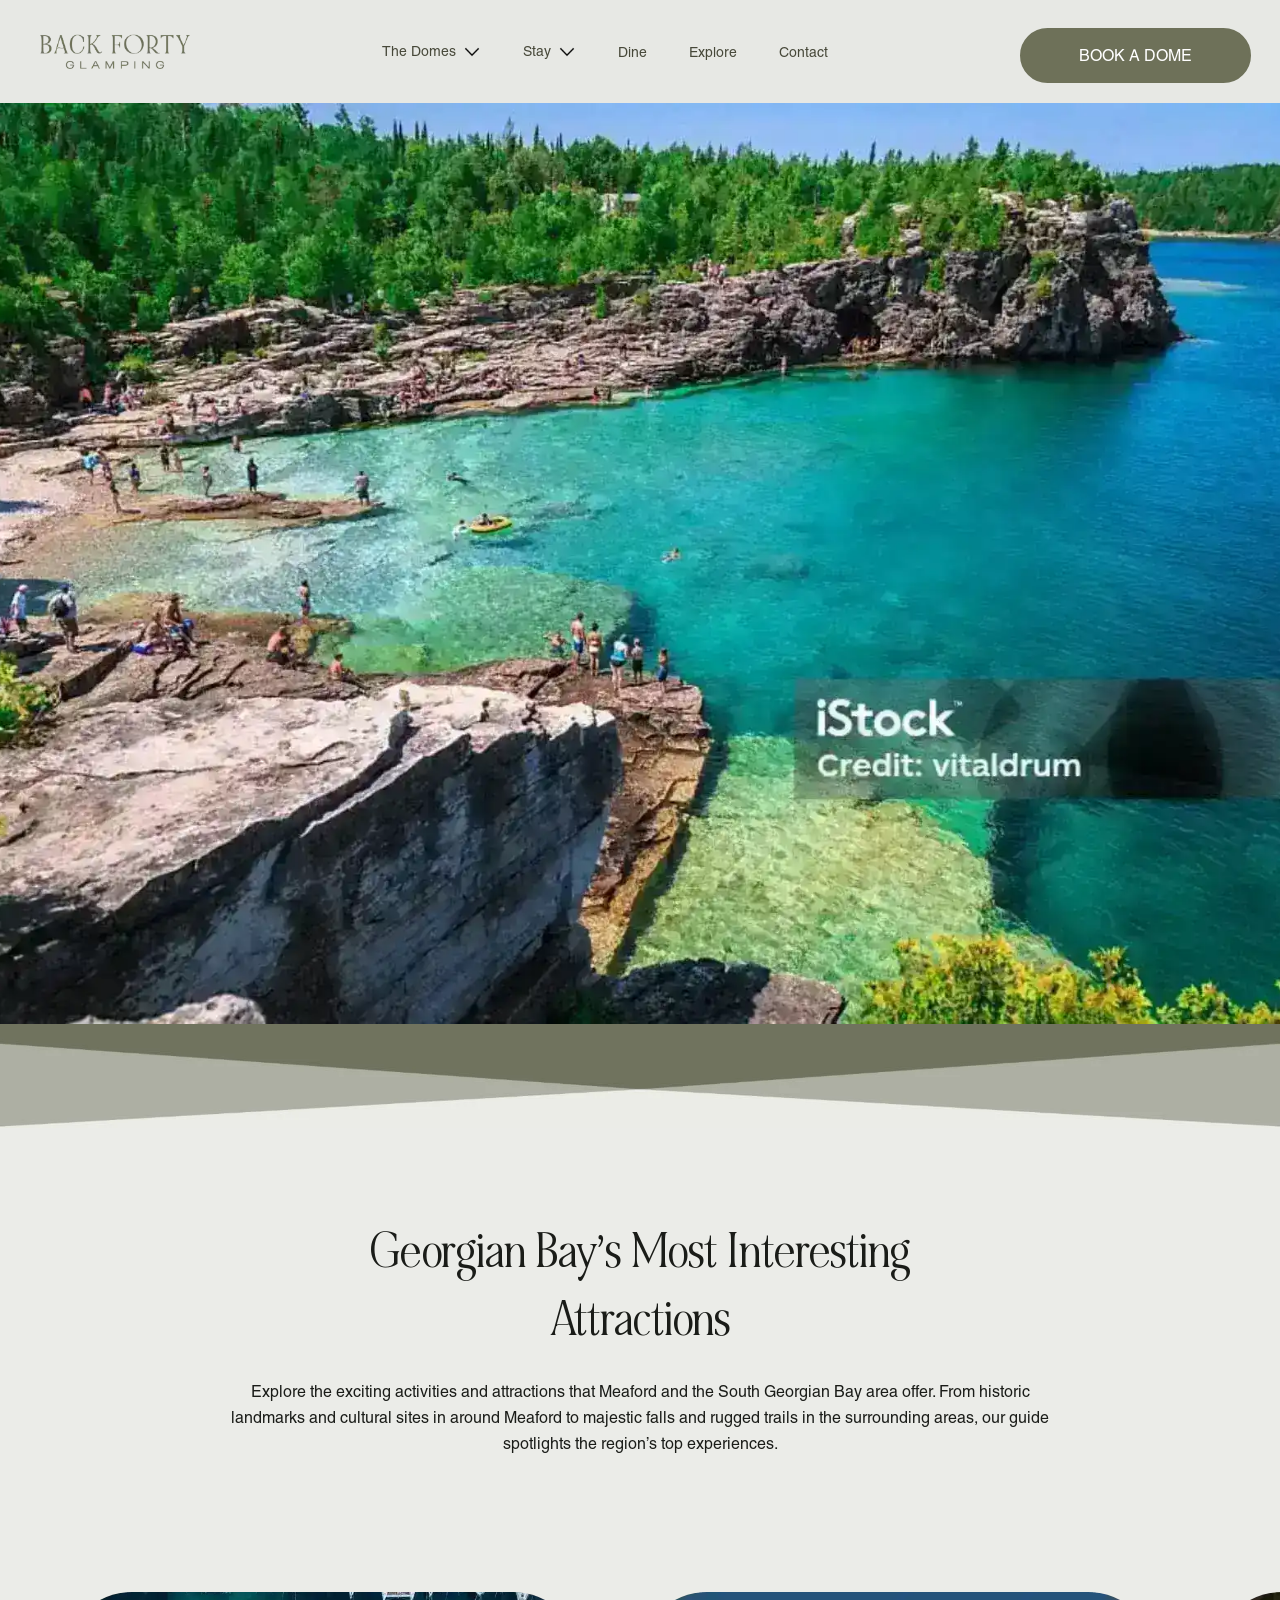
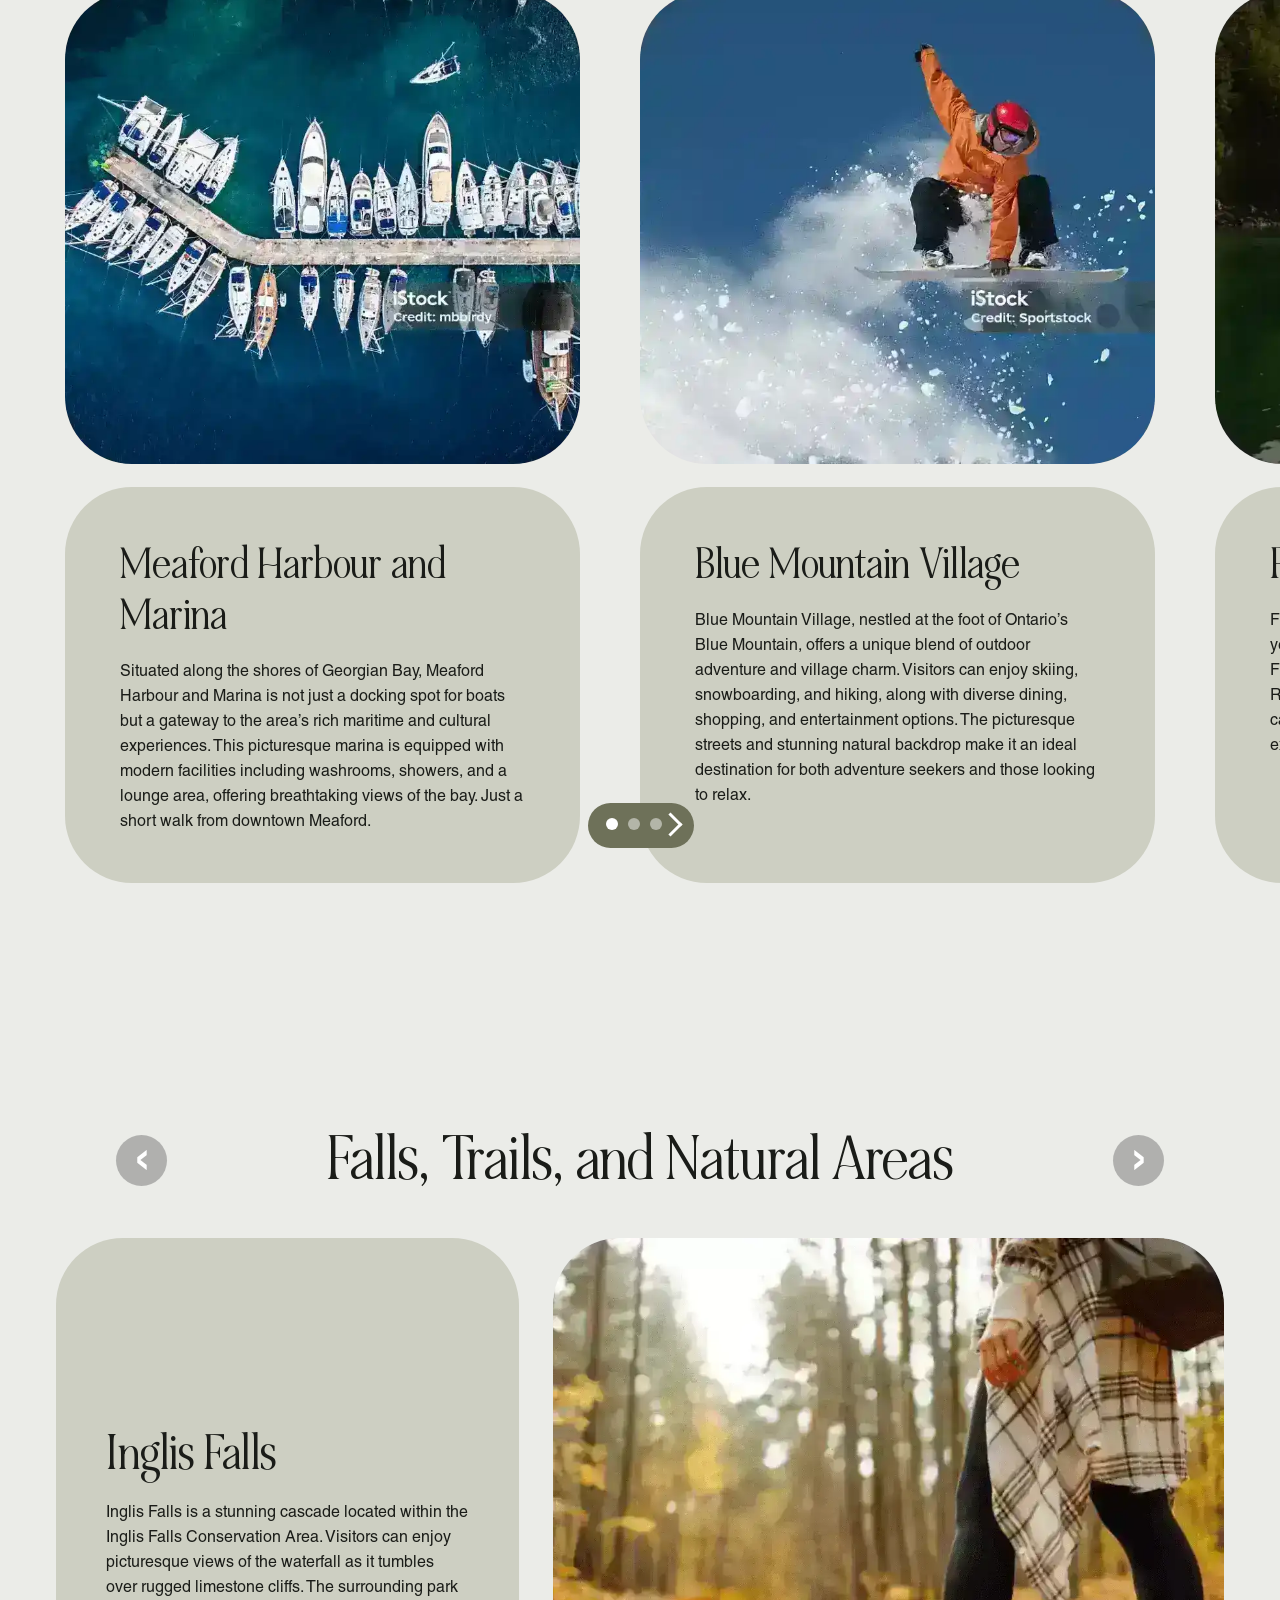
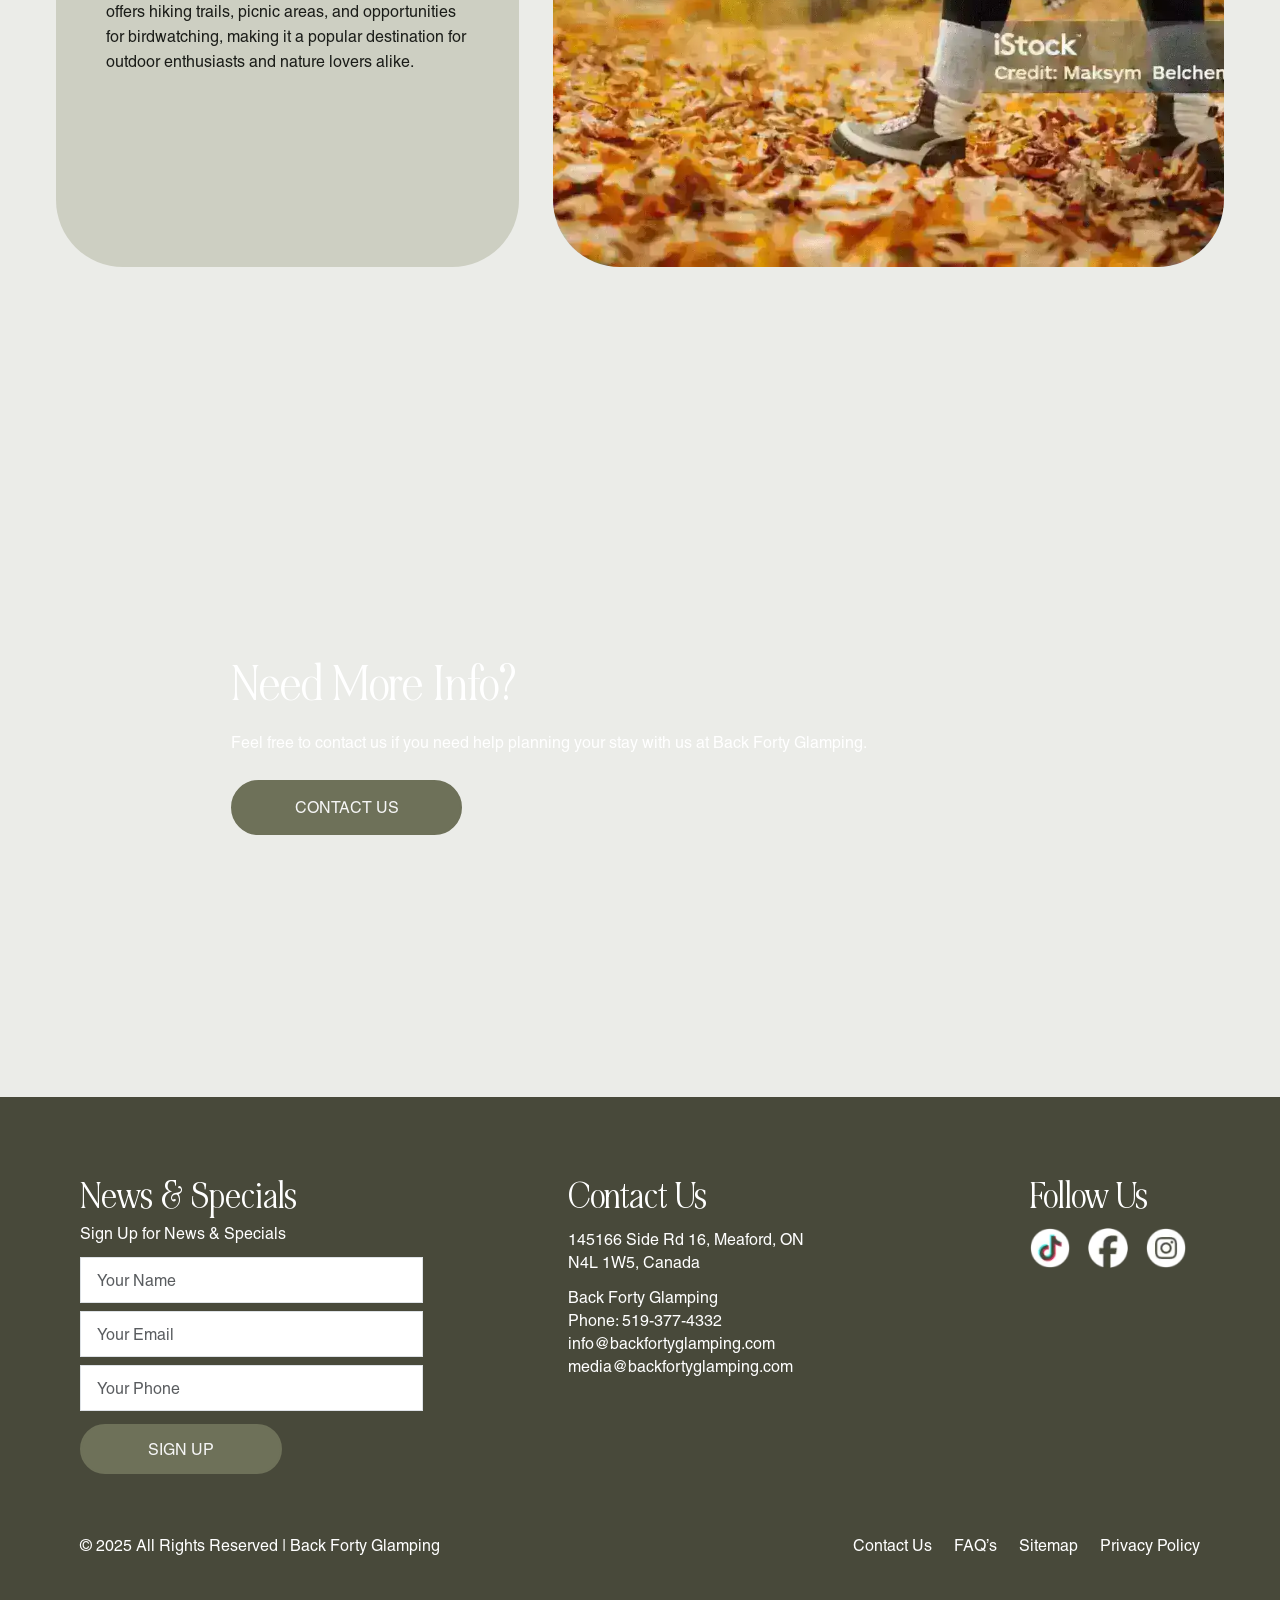
<file: local-area.html>
<!DOCTYPE html>
<html lang="en">
<head>
  <title>Back Forty Glamping | Local Area Page</title>
  <meta charset="utf-8">
  <meta name="description" content="Welcome to the Back Forty Glamping website">
  <meta name="viewport" content="width=device-width, initial-scale=1">
  <link rel="preload" href="assets/images/local-area-banner.webp" fetchpriority="high">
  <link rel="preload" href="assets/css/bootstrap.min.css" as="style" onload="this.onload=null;this.rel='stylesheet'">
<noscript><link rel="stylesheet" href="assets/css/bootstrap.min.css"></noscript>
    <link rel="stylesheet" type="text/css" href="assets/css/style.css">

<link rel="preload" href="assets/css/responsive.css" as="style" onload="this.onload=null;this.rel='stylesheet'">
<noscript><link rel="stylesheet" href="assets/css/responsive.css"></noscript>

<link rel="preload" href="assets/css/owl.carousel.min.css" as="style" onload="this.onload=null;this.rel='stylesheet'">
<noscript><link rel="stylesheet" href="assets/css/owl.carousel.min.css"></noscript>

</head>
<body>


<header class="header-sec navbar_top">
  <nav class="navbar navbar-expand-xl bg-dark navbar-dark">
    <div class="container">
      <a class="navbar-brand" href="index.html"><img src="assets/images/backforty-logo.webp" class="img-fluid" alt="westbank-logo" loading="lazy"></a>
      <div class="mob-div"> 
      <div class="number">(519)-377-4332</div>       
      <div class="mobile-bookbtn"><a href="#" class="btn btn-info" title="Book a Dome">Book a Dome</a></div>
      <span class="navbartoggler"><img src="assets/images/menu.webp" class="img-fluid" alt="menu" loading="lazy"></span>
      <a href="javascript:void(0)" class="closebtn" onclick="closeNav()">×</a>
      </div>      
      <div class="collapse navbar-collapse justify-content-center" id="collapsibleNavbar">
        <ul class="navbar-nav">
          <li class="nav-item dropdown">
            <a class="nav-link dropdown-toggle" href="#" role="button" data-bs-toggle="dropdown">The Domes<img src="assets/images/down.webp" class="img-fluid" alt="down" loading="lazy"></a>
            <ul class="dropdown-menu">
              <div class="dropdown-hover">
                <div class="dropdown-hoverleft">
                </div>
                <div class="dropdown-hoverright">
                  <h4>The Domes</h4>
                  <li><a class="dropdown-item" href="domes.html#forestdomes" title="Forest Domes">Forest Domes <img src="assets/images/menuhover.webp" class="img-fluid" alt="menuhover" loading="lazy" style="opacity: 1;"></a></li>
                  <li><a class="dropdown-item" href="domes.html#meadowdomes" title="Meadow Domes">Meadow Domes <img src="assets/images/menuhover1.webp" class="img-fluid" alt="menuhover1" loading="lazy"></a></li>
                  <li><a class="dropdown-item" href="about-us.html" title="Our Story">Our Story <img src="assets/images/menuhover.webp" class="img-fluid" alt="menuhover" loading="lazy"></a></li>
                </div>                
              </div>
            </ul>
          </li>
          <li class="nav-item dropdown">
            <a class="nav-link dropdown-toggle" href="#" role="button" data-bs-toggle="dropdown">Stay<img src="assets/images/down.webp" class="img-fluid" alt="down" loading="lazy"></a>
            <ul class="dropdown-menu">
              <div class="dropdown-hover">
                <div class="dropdown-hoverleft">                  
                </div>
                <div class="dropdown-hoverright">
                  <h4>Stay</h4>
                  <li><a class="dropdown-item" href="amenities.html" title="Amenities">Amenities <img src="assets/images/menuhover1.webp" class="img-fluid" alt="menuhover1" loading="lazy" style="opacity: 1;"></a></li>
                  <li><a class="dropdown-item" href="gallery.html" title="Gallery">Gallery <img src="assets/images/menuhover.webp" class="img-fluid" alt="menuhover" loading="lazy"></a></li>
                  <li><a class="dropdown-item" href="policies.html" title="Polices & FAQs">Polices & FAQs <img src="assets/images/menuhover1.webp" class="img-fluid" alt="menuhover1" loading="lazy"></a></li>
                </div>                
              </div>
            </ul>            
          </li>
          <li class="nav-item">
            <a class="nav-link" href="dining.html" title="Dine">Dine</a>
          </li>
          <li class="nav-item active">
            <a class="nav-link" href="local-area.html" title="Explore">Explore</a>
          </li>
          <li class="nav-item">
            <a class="nav-link" href="contact-us.html" title="Contact">Contact</a>
          </li>           
        </ul>
      </div>
      <div class="dasktopbookbtn">
        <a class="nav-link" href="#" title="Book a Dome">Book a Dome</a>
      </div>
    </div>
  </nav>
</header>
<main>
<div id="mySidenav" class="sidenav">
  <ul>
      <li><a href="index.html" title="Home">Home</a></li>
      <li><a href="domes.html" title="Domes">Domes</a></li>
      <li><a href="about-us.html" title="About">About</a></li>
      <li><a href="amenities.html" title="Amenities">Amenities</a></li>
      <li><a href="gallery.html" title="Gallery">Gallery</a></li>
      <li><a href="policies.html" title="Policies & Faq">Policies & Faq</a></li>
      <li><a href="dining.html" title="Dining">Dining</a></li>
      <li class="active"><a href="local-area.html" title="Local Area">Local Area</a></li>
      <li><a href="contact-us.html" title="Contact">Contact</a></li>
  </ul>
</div>
<section class="hero-banner" style="background: url('assets/images/local-area-banner.webp');">		  
</section>
<div class="banner-bottomdesign">
  <img src="assets/images/banner-bottomdesign.webp" class="img-fluid w-100 h-100" alt="banner-bottomdesign" loading="lazy">
</div>

<section class="mainsec amenities-mainsec localarea">
  <div class="container">
    <div class="row">
      <div class="col-md-12">
        <div class="main-heading">
          <h1>Georgian Bay’s Most Interesting<br class="localarea-br"> Attractions</h1>
          <p>Explore the exciting activities and attractions that Meaford and the South Georgian Bay area offer. From historic landmarks and cultural sites in around Meaford to majestic falls and rugged trails in the surrounding areas, our guide spotlights the region’s top experiences.</p>
        </div>
      </div>
    </div>
      
  </div>
</section>

<section class="addons-sec localarea-silder">
  <div class="container-fluid">
    <div class="row">
        <div class="col-md-12">
          <div id="demos">
              <div id="owl-demo1" class="owl-carousel owl-theme">
                  <div class="item">
                    <div class="addons-item"> 
                        <div class="addons-img">  
                          <img src="assets/images/meaford-harbour.webp" class="img-fluid" alt="meaford-harbour" loading="lazy">
                        </div>
                         <div class="addons-desc">                       
                            <h3>Meaford Harbour and Marina</h3>
                            <p>Situated along the shores of Georgian Bay, Meaford Harbour and Marina is not just a docking spot for boats but a gateway to the area’s rich maritime and cultural experiences. This picturesque marina is equipped with modern facilities including washrooms, showers, and a lounge area, offering breathtaking views of the bay. Just a short walk from downtown Meaford.</p>
                        </div>
                    </div>
                  </div>

                  <div class="item">
                    <div class="addons-item"> 
                        <div class="addons-img">  
                          <img src="assets/images/blue-mountain.webp" class="img-fluid" alt="blue-mountain" loading="lazy">
                        </div>
                         <div class="addons-desc">                       
                           <h3>Blue Mountain Village</h3>
                           <p>Blue Mountain Village, nestled at the foot of Ontario’s Blue Mountain, offers a unique blend of outdoor adventure and village charm. Visitors can enjoy skiing, snowboarding, and hiking, along with diverse dining, shopping, and entertainment options. The picturesque streets and stunning natural backdrop make it an ideal destination for both adventure seekers and those looking to relax.</p>
                        </div>
                    </div>
                  </div>

                  <div class="item">
                    <div class="addons-item"> 
                        <div class="addons-img">  
                          <img src="assets/images/free-spirit.webp" class="img-fluid" alt="free-spirit" loading="lazy">
                        </div>
                         <div class="addons-desc">                       
                           <h3>Free Spirit Tours</h3>
                           <p>Free Spirit Tours has delighted adventurers for over 25 years with outdoor activities around South Georgian Bay. From serene paddling on the Beaver and Nottawasaga Rivers to exhilarating caving and snowshoeing, they cater to all skill levels, ensuring an unforgettable experience in nature’s beauty.</p>
                        </div>
                    </div>
                  </div>
                  <div class="item">
                    <div class="addons-item"> 
                        <div class="addons-img">  
                          <img src="assets/images/meaford-harbour.webp" class="img-fluid" alt="meaford-harbour" loading="lazy">
                        </div>
                         <div class="addons-desc">                       
                            <h3>Meaford Harbour and Marina</h3>
                            <p>Situated along the shores of Georgian Bay, Meaford Harbour and Marina is not just a docking spot for boats but a gateway to the area’s rich maritime and cultural experiences. This picturesque marina is equipped with modern facilities including washrooms, showers, and a lounge area, offering breathtaking views of the bay. Just a short walk from downtown Meaford.</p>
                        </div>
                    </div>
                  </div>

                  <div class="item">
                    <div class="addons-item"> 
                        <div class="addons-img">  
                          <img src="assets/images/blue-mountain.webp" class="img-fluid" alt="blue-mountain" loading="lazy">
                        </div>
                         <div class="addons-desc">                       
                           <h3>Blue Mountain Village</h3>
                           <p>Blue Mountain Village, nestled at the foot of Ontario’s Blue Mountain, offers a unique blend of outdoor adventure and village charm. Visitors can enjoy skiing, snowboarding, and hiking, along with diverse dining, shopping, and entertainment options. The picturesque streets and stunning natural backdrop make it an ideal destination for both adventure seekers and those looking to relax.</p>
                        </div>
                    </div>
                  </div>

                  <div class="item">
                    <div class="addons-item"> 
                        <div class="addons-img">  
                          <img src="assets/images/free-spirit.webp" class="img-fluid" alt="free-spirit" loading="lazy">
                        </div>
                         <div class="addons-desc">                       
                           <h3>Free Spirit Tours</h3>
                           <p>Free Spirit Tours has delighted adventurers for over 25 years with outdoor activities around South Georgian Bay. From serene paddling on the Beaver and Nottawasaga Rivers to exhilarating caving and snowshoeing, they cater to all skill levels, ensuring an unforgettable experience in nature’s beauty.</p>
                        </div>
                    </div>
                  </div>
                  <div class="item">
                    <div class="addons-item"> 
                        <div class="addons-img">  
                          <img src="assets/images/meaford-harbour.webp" class="img-fluid" alt="meaford-harbour" loading="lazy">
                        </div>
                         <div class="addons-desc">                       
                            <h3>Meaford Harbour and Marina</h3>
                            <p>Situated along the shores of Georgian Bay, Meaford Harbour and Marina is not just a docking spot for boats but a gateway to the area’s rich maritime and cultural experiences. This picturesque marina is equipped with modern facilities including washrooms, showers, and a lounge area, offering breathtaking views of the bay. Just a short walk from downtown Meaford.</p>
                        </div>
                    </div>
                  </div>

                  


                  
              </div>
          </div>
        </div>
    </div>
  </div>
</section>

<section class="naturalareas-sec">
  <div class="container-fluid">
    <div class="row">
      <div class="col-md-12">
        <h2>Falls, Trails, and Natural Areas</h2>
        <div id="demos">
              <div id="owl-demo2" class="owl-carousel owl-theme">
                  <div class="item">
                    <div class="naturalareas-item"> 
                      <div class="row">
                        <div class="col-md-5">
                          <div class="naturalareas-desc"> 
                            <div class="naturalareas-desc-center">                      
                              <h3>Inglis Falls</h3>
                              <p>Inglis Falls is a stunning cascade located within the Inglis Falls Conservation Area. Visitors can enjoy picturesque views of the waterfall as it tumbles over rugged limestone cliffs. The surrounding park offers hiking trails, picnic areas, and opportunities for birdwatching, making it a popular destination for outdoor enthusiasts and nature lovers alike.</p>
                            </div>
                          </div>
                        </div>
                        <div class="col-md-7">
                          <div class="naturalareas-img">  
                           <img src="assets/images/inglis-falls.webp" class="img-fluid" alt="inglis-falls" loading="lazy">
                          </div>
                        </div>
                      </div>  
                    </div>
                  </div>
                  <div class="item">
                    <div class="naturalareas-item"> 
                      <div class="row">
                        <div class="col-md-5">
                          <div class="naturalareas-desc"> 
                            <div class="naturalareas-desc-center">                      
                              <h3>Inglis Falls</h3>
                              <p>Inglis Falls is a stunning cascade located within the Inglis Falls Conservation Area. Visitors can enjoy picturesque views of the waterfall as it tumbles over rugged limestone cliffs. The surrounding park offers hiking trails, picnic areas, and opportunities for birdwatching, making it a popular destination for outdoor enthusiasts and nature lovers alike.</p>
                            </div>
                          </div>
                        </div>
                        <div class="col-md-7">
                          <div class="naturalareas-img">  
                           <img src="assets/images/inglis-falls.webp" class="img-fluid" alt="inglis-falls" loading="lazy">
                          </div>
                        </div>
                      </div>  
                    </div>
                  </div>
                  <div class="item">
                    <div class="naturalareas-item"> 
                      <div class="row">
                        <div class="col-md-5">
                          <div class="naturalareas-desc"> 
                            <div class="naturalareas-desc-center">                      
                              <h3>Inglis Falls</h3>
                              <p>Inglis Falls is a stunning cascade located within the Inglis Falls Conservation Area. Visitors can enjoy picturesque views of the waterfall as it tumbles over rugged limestone cliffs. The surrounding park offers hiking trails, picnic areas, and opportunities for birdwatching, making it a popular destination for outdoor enthusiasts and nature lovers alike.</p>
                            </div>
                          </div>
                        </div>
                        <div class="col-md-7">
                          <div class="naturalareas-img">  
                           <img src="assets/images/inglis-falls.webp" class="img-fluid" alt="inglis-falls" loading="lazy">
                          </div>
                        </div>
                      </div>  
                    </div>
                  </div>              


                  
              </div>
          </div>
      </div>
    </div>
  </div>
</section>



<section class="forty-sec questions-sec" style="background: url('assets/images/info-bg.webp');">
    <div class="container">
      <div class="row">
        <div class="col-md-12">
          <div class="forty-heading">
            <h2>Need More Info?</h2>
            <p>Feel free to contact us if you need help planning your stay with us at Back Forty Glamping.</p>
            <a href="#" class="btn bookdome" title="Contact Us">Contact Us</a>
          </div>
        </div>
      </div>
    </div>  
</section>
</main>
<footer class="footer">
  <div class="container">
    <div class="row">
      <div class="col-md-4">
        <div class="footer-col">
          <h3>News & Specials</h3>
          <p>Sign Up for News & Specials</p>
          <form>
               <div class="form-group">
                  <input type="text" class="form-control" id="name" placeholder="Your Name" name="name">
                </div> 
                <div class="form-group">
                  <input type="email" class="form-control" id="email" placeholder="Your Email" name="email">
                </div>
                <div class="form-group">
                  <input type="text" class="form-control" id="email" placeholder="Your Phone" name="phone">
                </div>
                <div class="footer-btn">
                  <button type="submit" class="btn btn-text" title="SIGN UP">SIGN UP</button>
                </div>
              </form>
        </div>
      </div>
      <div class="col-md-4">
        <div class="footer-col footer-col2">
          <h3>Contact Us</h3>
          <p>145166 Side Rd 16, Meaford, ON<br> N4L 1W5, Canada</p> 
          <p>Back Forty Glamping<br>Phone: 519-377-4332<br>info@backfortyglamping.com<br>media@backfortyglamping.com</p>
        </div>
      </div>
      <div class="col-md-4">
        <div class="footer-col footer-col2 footerfollow">
          <h3>Follow Us</h3>
          <ul>
            <li><a href="#"><img src="assets/images/follow-icon1.webp" class="img-fluid" alt="follow-icon1" loading="lazy"></a></li>
            <li><a href="#"><img src="assets/images/follow-icon2.webp" class="img-fluid" alt="follow-icon2" loading="lazy"></a></li>
            <li><a href="#"><img src="assets/images/follow-icon3.webp" class="img-fluid" alt="follow-icon3" loading="lazy"></a></li>
          </ul>
        </div>
      </div>
    </div>
    <div class="row copyrightrow">
      <div class="col-md-6">
        <div class="copyright">
          <p>© 2025 All Rights Reserved | Back Forty Glamping</p>
        </div>
      </div>
      <div class="col-md-6">
        <div class="copyright-link">
          <ul>
            <li><a href="contact-us.html">Contact Us</a></li>
            <li><a href="policies.html#faqsec">FAQ’s</a></li>
            <li><a href="#">Sitemap</a></li>
            <li><a href="#">Privacy Policy</a></li>
          </ul>
        </div>
      </div>
    </div>
  </div>
</footer>

<script src="assets/js/jquery.min.js"></script>
<script src="assets/js/bootstrap.bundle.min.js" defer></script>
<script src="assets/js/owl.carousel.js" defer></script>
<script src="assets/js/custom.js"></script>
<script type="text/javascript">
  jQuery(document).ready(function($) {
    // --- Configuration for #owl-demo1 ---
    const owl1 = $("#owl-demo1");

    owl1.owlCarousel({
        center: false,
        loop: true,
        nav: false,
        dots: true,
        margin: 40,
        responsive: {
            200: {
                items: 1,
                margin: 10
            },
            767: {
                items: 1.3
            },
            1200: {
                items: 2.2
            }
        },

        // --- Accessibility Callbacks Start ---
        onInitialized: function(event) {
            // 'this' inside the callback refers to the Owl Carousel instance,
            // which can be used to reference the element (event.target)
            const owlElement = $(event.target);

            $('.owl-dot', owlElement).each(function(index) {
                let slideNumber = index + 1;

                $(this).attr('aria-label', 'Go to slide ' + slideNumber);

                if ($(this).hasClass('active')) {
                    $(this).attr('aria-current', 'true');
                }
            });
        },

        onChanged: function(event) {
            const owlElement = $(event.target);

            $('.owl-dot', owlElement).removeAttr('aria-current');

            $('.owl-dot.active', owlElement).attr('aria-current', 'true');
        }
        // --- Accessibility Callbacks End ---
    });

});
</script>
<script type="text/javascript">
  jQuery(document).ready(function($) {
    // --- Configuration for #owl-demo1 ---
    const owl1 = $("#owl-demo2");

    owl1.owlCarousel({
        center: false,
        loop: true,
        nav: true,
        dots: true,
        margin: 40,
        responsive: {
            200: {
                items: 1,
                margin: 10
            },
            767: {
                items: 1
            },
            1200: {
                items: 1
            }
        },

        // --- Accessibility Callbacks Start ---
        onInitialized: function(event) {
            // 'this' inside the callback refers to the Owl Carousel instance,
            // which can be used to reference the element (event.target)
            const owlElement = $(event.target);

            $('.owl-dot', owlElement).each(function(index) {
                let slideNumber = index + 1;

                $(this).attr('aria-label', 'Go to slide ' + slideNumber);

                if ($(this).hasClass('active')) {
                    $(this).attr('aria-current', 'true');
                }
            });
        },

        onChanged: function(event) {
            const owlElement = $(event.target);

            $('.owl-dot', owlElement).removeAttr('aria-current');

            $('.owl-dot.active', owlElement).attr('aria-current', 'true');
        }
        // --- Accessibility Callbacks End ---
    });

});
</script>


</body>
</html>
</file>
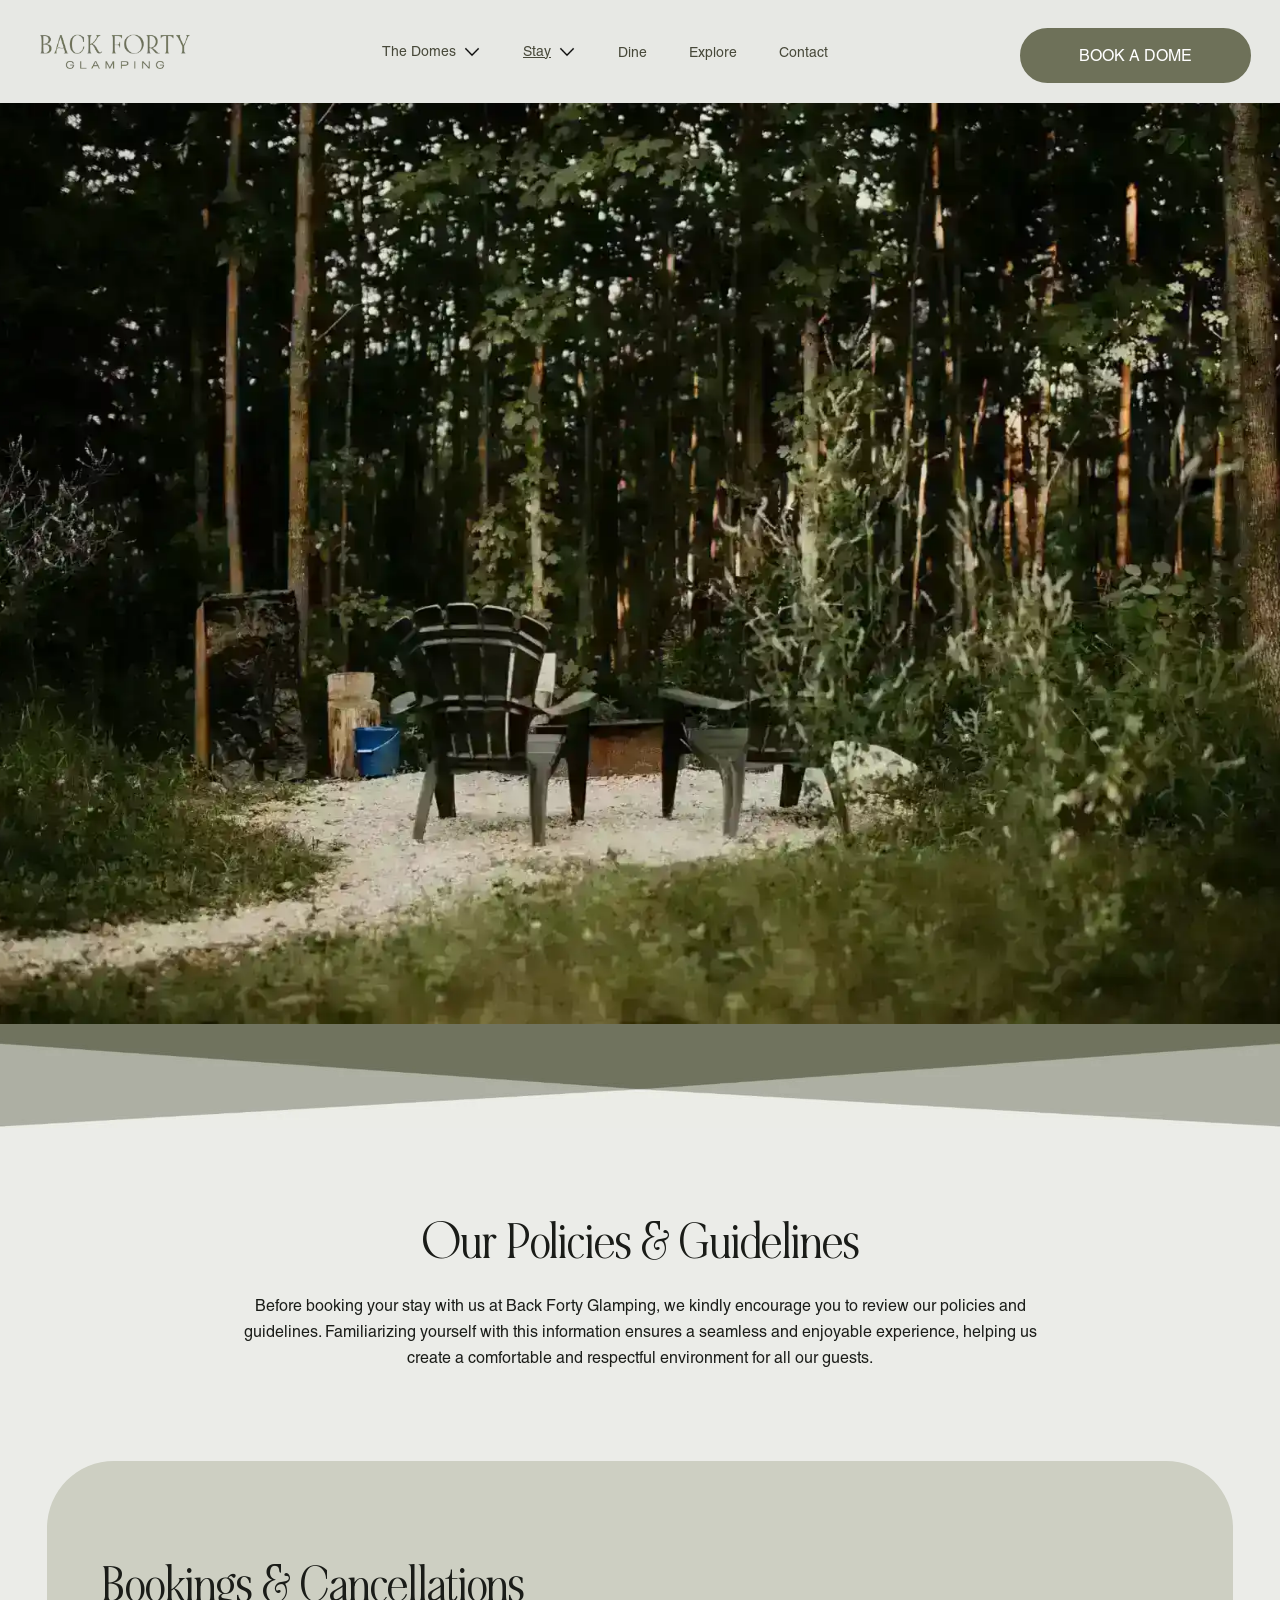
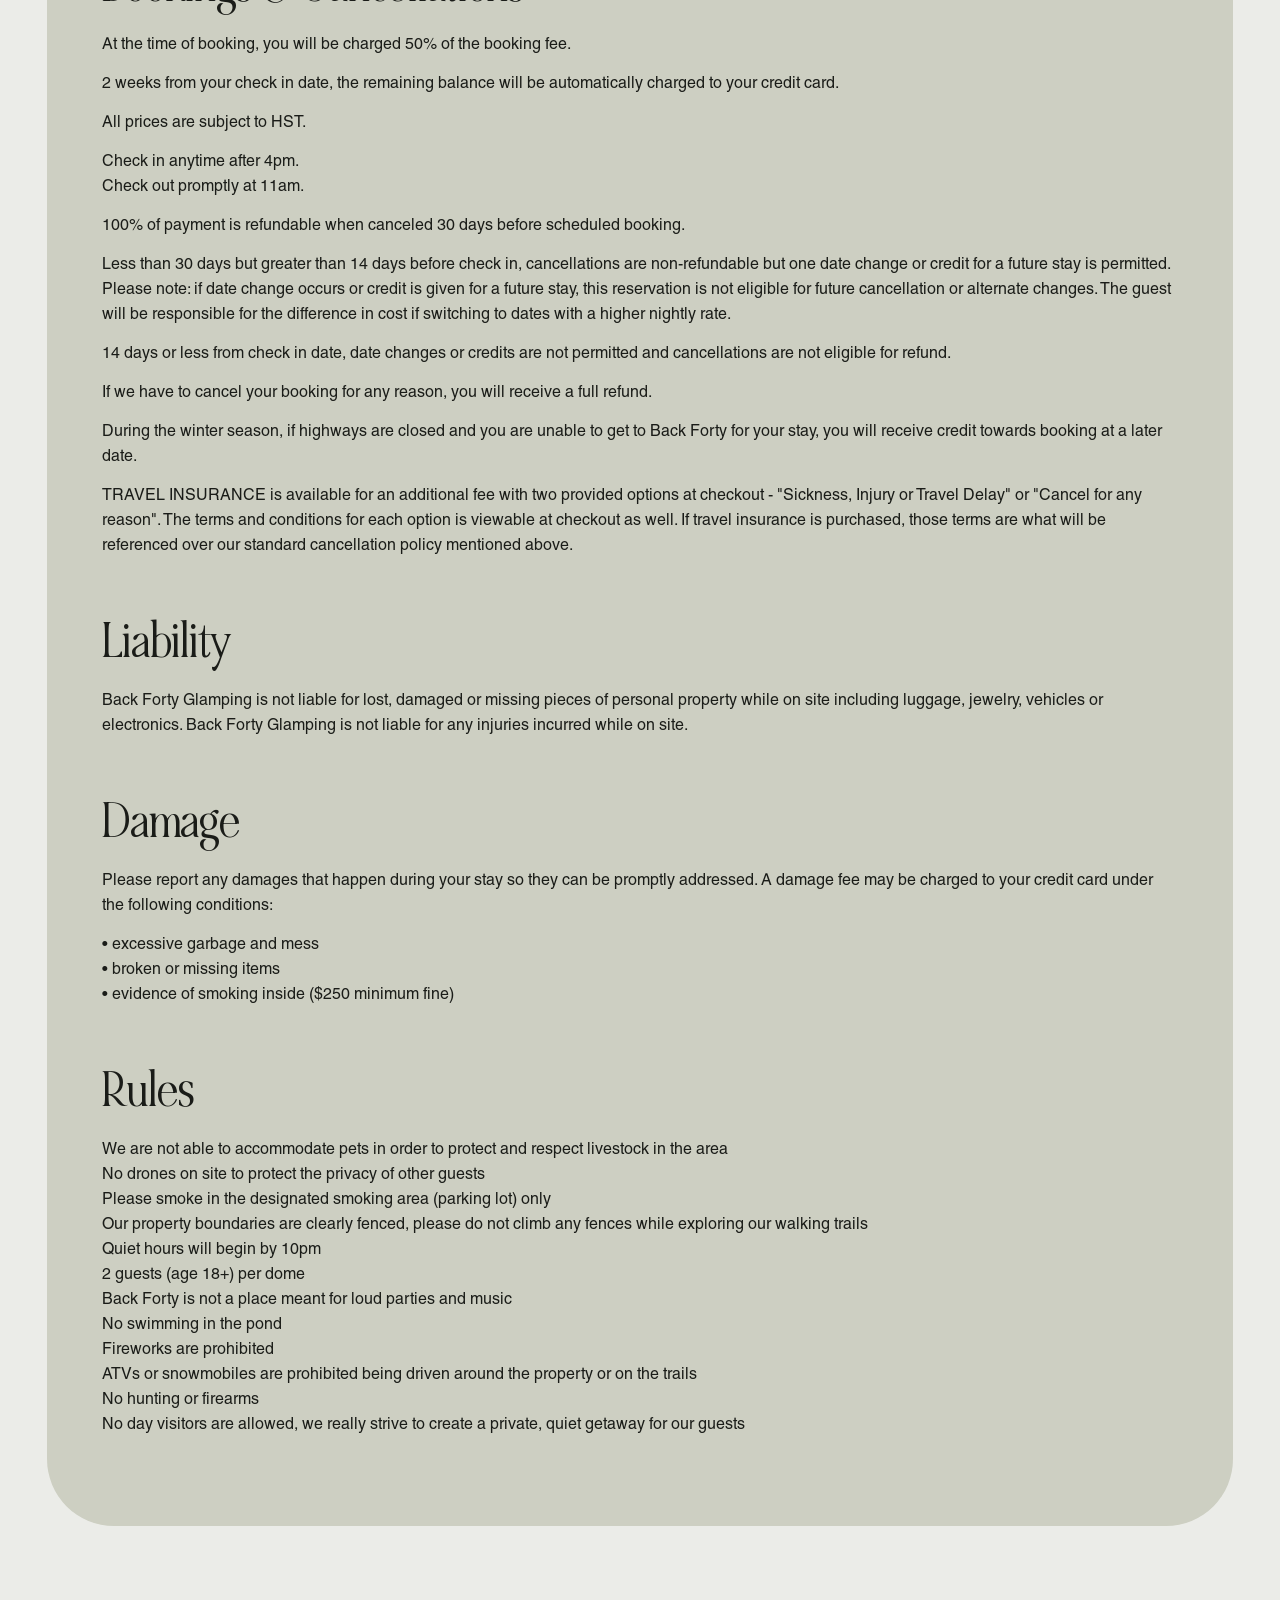
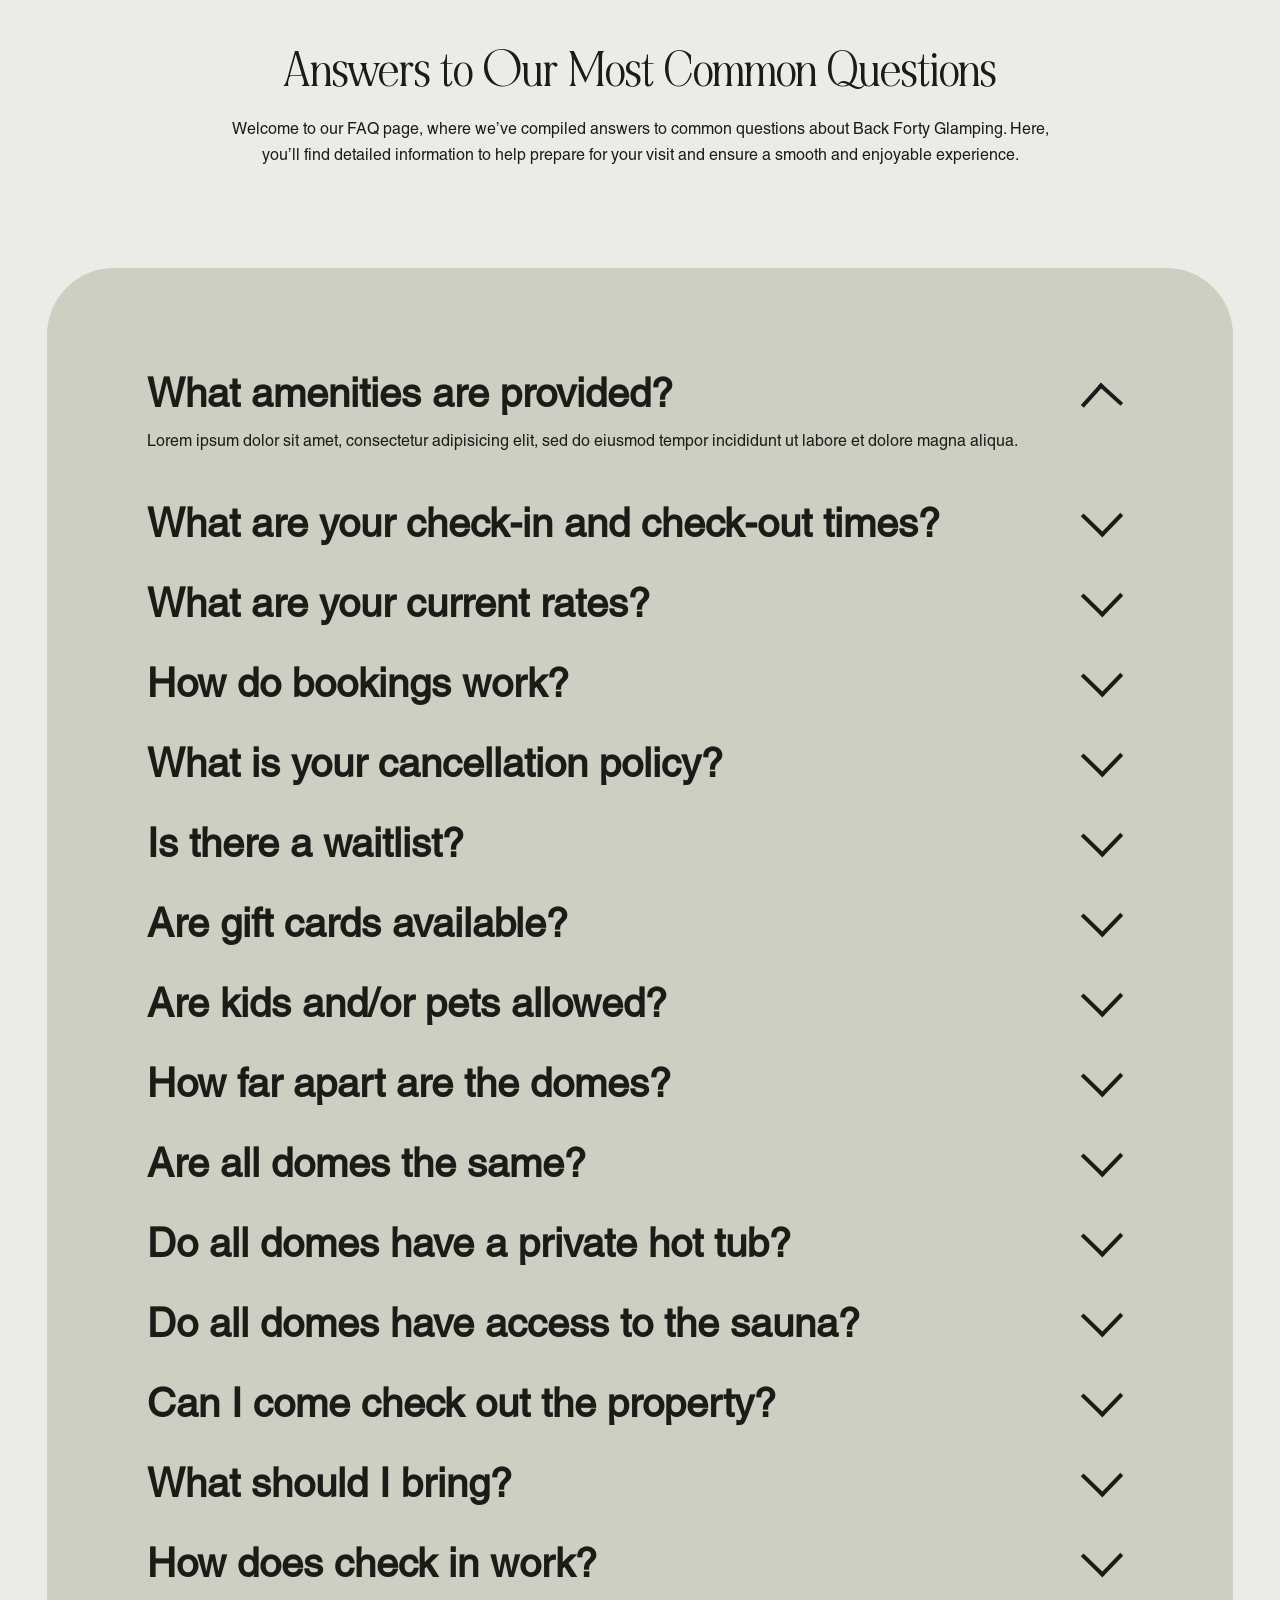
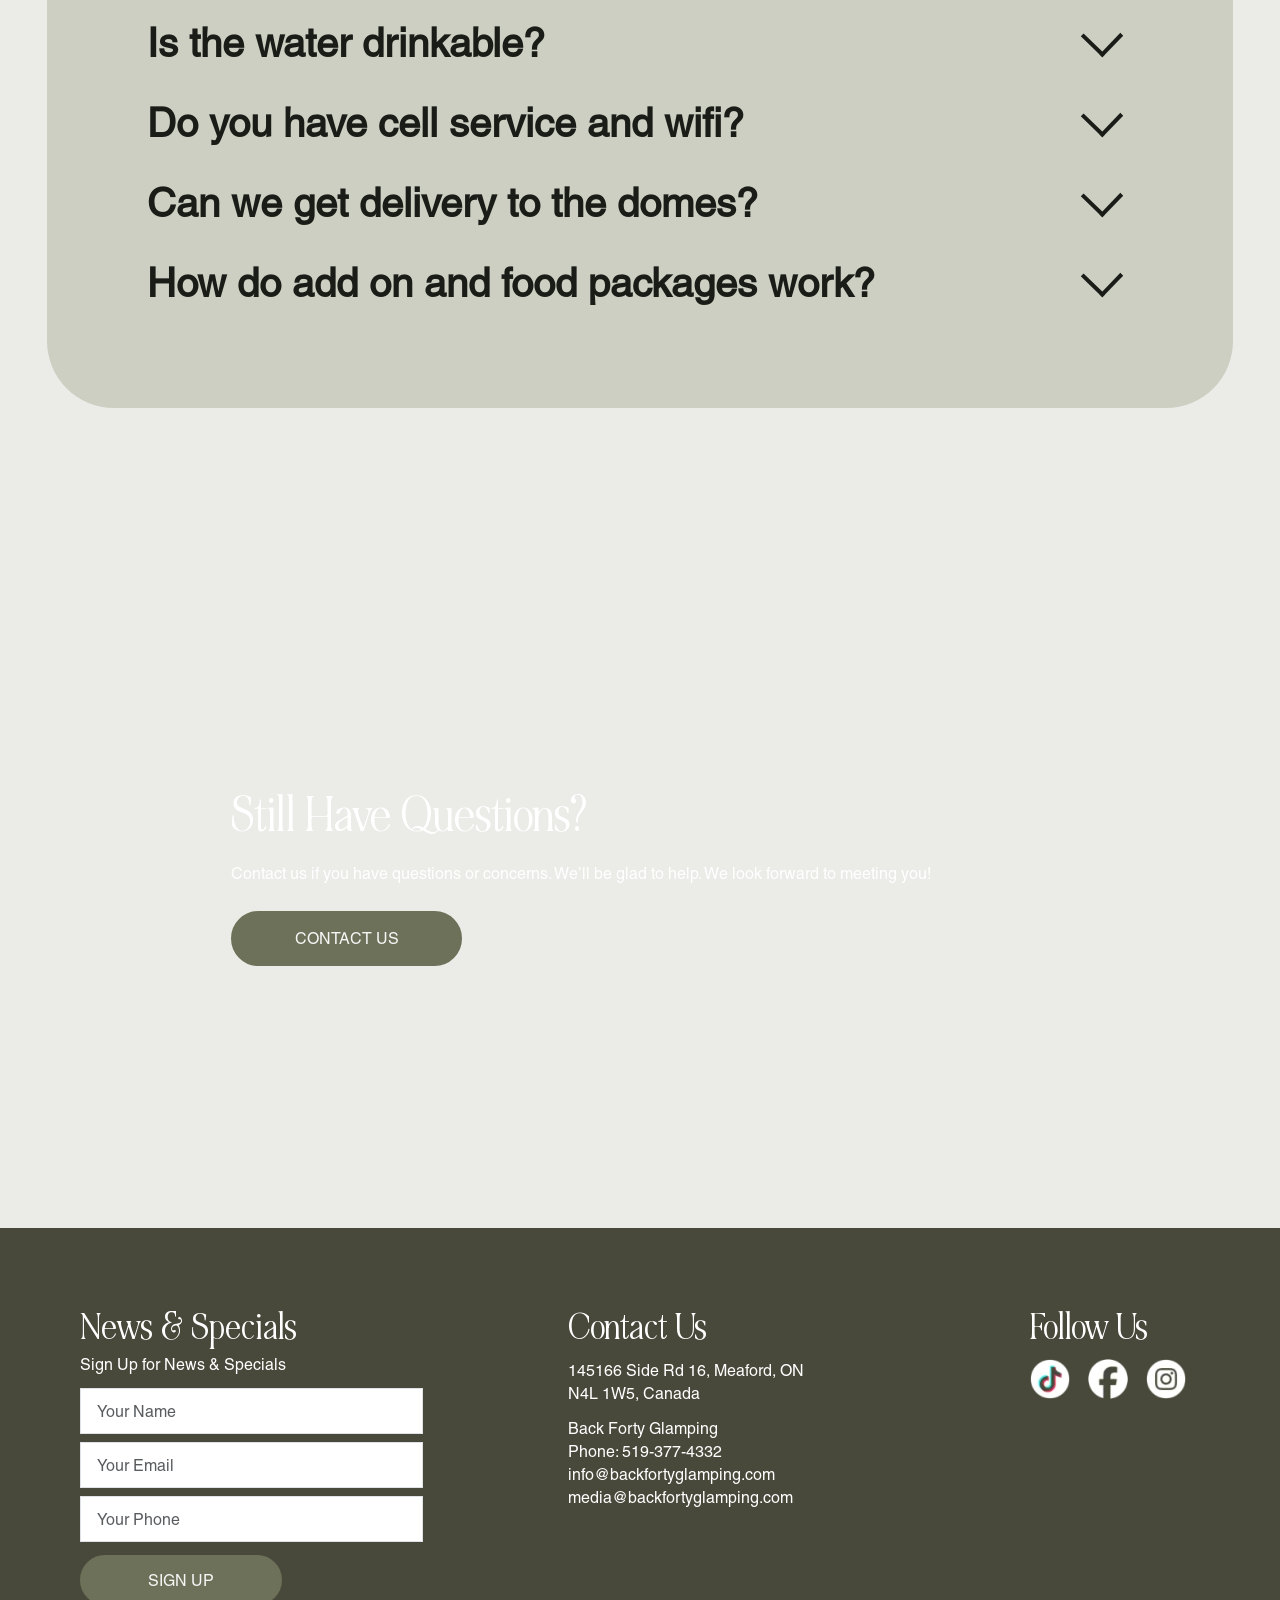
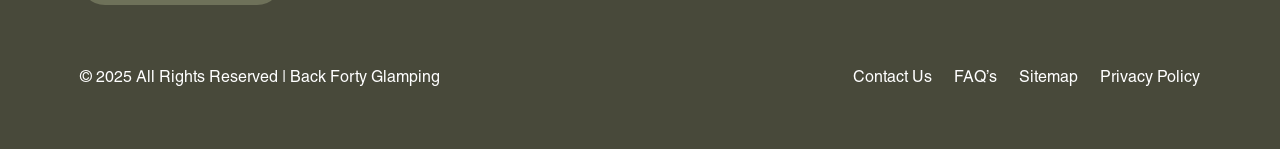
<file: policies.html>
<!DOCTYPE html>
<html lang="en">
<head>
  <title>Back Forty Glamping | Policies Page</title>
  <meta charset="utf-8">
  <meta name="description" content="Welcome to the Back Forty Glamping website">
  <meta name="viewport" content="width=device-width, initial-scale=1">
  <link rel="preload" href="assets/images/policies-banner.webp"  fetchpriority="high">
  
  <link rel="preload" href="assets/css/bootstrap.min.css" as="style" onload="this.onload=null;this.rel='stylesheet'">
<noscript><link rel="stylesheet" href="assets/css/bootstrap.min.css"></noscript>
    <link rel="stylesheet" type="text/css" href="assets/css/style.css">

<link rel="preload" href="assets/css/responsive.css" as="style" onload="this.onload=null;this.rel='stylesheet'">
<noscript><link rel="stylesheet" href="assets/css/responsive.css"></noscript>

<link rel="preload" href="assets/css/owl.carousel.min.css" as="style" onload="this.onload=null;this.rel='stylesheet'">
<noscript><link rel="stylesheet" href="assets/css/owl.carousel.min.css"></noscript>
</head>
<body>


<header class="header-sec navbar_top">
  <nav class="navbar navbar-expand-xl bg-dark navbar-dark">
    <div class="container">
      <a class="navbar-brand" href="index.html"><img src="assets/images/backforty-logo.webp" class="img-fluid" alt="westbank-logo" loading="lazy"></a>
      <div class="mob-div"> 
      <div class="number">(519)-377-4332</div>       
      <div class="mobile-bookbtn"><a href="#" class="btn btn-info" title="Book a Dome">Book a Dome</a></div>
      <span class="navbartoggler"><img src="assets/images/menu.webp" class="img-fluid" alt="menu" loading="lazy"></span>
      <a href="javascript:void(0)" class="closebtn" onclick="closeNav()">×</a>
      </div>      
      <div class="collapse navbar-collapse justify-content-center" id="collapsibleNavbar">
        <ul class="navbar-nav">
          <li class="nav-item dropdown">
            <a class="nav-link dropdown-toggle" href="#" role="button" data-bs-toggle="dropdown">The Domes<img src="assets/images/down.webp" class="img-fluid" alt="down" loading="lazy"></a>
            <ul class="dropdown-menu">
              <div class="dropdown-hover">
                <div class="dropdown-hoverleft">
                </div>
                <div class="dropdown-hoverright">
                  <h4>The Domes</h4>
                  <li><a class="dropdown-item" href="domes.html#forestdomes" title="Forest Domes">Forest Domes <img src="assets/images/menuhover.webp" class="img-fluid" alt="menuhover" loading="lazy" style="opacity: 1;"></a></li>
                  <li><a class="dropdown-item" href="domes.html#meadowdomes" title="Meadow Domes">Meadow Domes <img src="assets/images/menuhover1.webp" class="img-fluid" alt="menuhover1" loading="lazy"></a></li>
                  <li><a class="dropdown-item" href="about-us.html" title="Our Story">Our Story <img src="assets/images/menuhover.webp" class="img-fluid" alt="menuhover" loading="lazy"></a></li>
                </div>                
              </div>
            </ul>
          </li>
          <li class="nav-item active dropdown">
            <a class="nav-link dropdown-toggle" href="#" role="button" data-bs-toggle="dropdown">Stay<img src="assets/images/down.webp" class="img-fluid" alt="down" loading="lazy"></a>
            <ul class="dropdown-menu">
              <div class="dropdown-hover">
                <div class="dropdown-hoverleft">                  
                </div>
                <div class="dropdown-hoverright">
                  <h4>Stay</h4>
                  <li><a class="dropdown-item" href="amenities.html" title="Amenities">Amenities <img src="assets/images/menuhover1.webp" class="img-fluid" alt="menuhover1" loading="lazy" style="opacity: 1;"></a></li>
                  <li><a class="dropdown-item" href="gallery.html" title="Gallery">Gallery <img src="assets/images/menuhover.webp" class="img-fluid" alt="menuhover" loading="lazy"></a></li>
                  <li class="active"><a class="dropdown-item" href="policies.html" title="Polices & FAQs">Polices & FAQs <img src="assets/images/menuhover1.webp" class="img-fluid" alt="menuhover1" loading="lazy"></a></li>
                </div>                
              </div>
            </ul>            
          </li>
          <li class="nav-item">
            <a class="nav-link" href="dining.html" title="Dine">Dine</a>
          </li>
          <li class="nav-item">
            <a class="nav-link" href="local-area.html" title="Explore">Explore</a>
          </li>
          <li class="nav-item">
            <a class="nav-link" href="contact-us.html" title="Contact">Contact</a>
          </li>           
        </ul>
      </div>
      <div class="dasktopbookbtn">
        <a class="nav-link" href="#" title="Book a Dome">Book a Dome</a>
      </div>
    </div>
  </nav>
</header>
<main>
<div id="mySidenav" class="sidenav">
  <ul>
      <li><a href="index.html" title="Home">Home</a></li>
      <li><a href="domes.html" title="Domes">Domes</a></li>
      <li><a href="about-us.html" title="About">About</a></li>
      <li><a href="amenities.html" title="Amenities">Amenities</a></li>
      <li><a href="gallery.html" title="Gallery">Gallery</a></li>
      <li class="active"><a href="policies.html" title="Policies & Faq">Policies & Faq</a></li>
      <li><a href="dining.html" title="Dining">Dining</a></li>
      <li><a href="local-area.html" title="Local Area">Local Area</a></li>
      <li><a href="contact-us.html" title="Contact">Contact</a></li>
  </ul>
</div>
<section class="hero-banner" style="background: url('assets/images/policies-banner.webp');">		  
</section>
<div class="banner-bottomdesign">
  <img src="assets/images/banner-bottomdesign.webp" class="img-fluid w-100 h-100" alt="banner-bottomdesign" loading="lazy">
</div>

<section class="mainsec amenities-mainsec">
  <div class="container">
    <div class="row">
      <div class="col-md-12">
        <div class="main-heading">
          <h1>Our Policies &<br> Guidelines</h1>
          <p>Before booking your stay with us at Back Forty Glamping, we kindly encourage you to review our policies and guidelines. Familiarizing yourself with this information ensures a seamless and enjoyable experience, helping us create a comfortable and respectful environment for all our guests.</p>
        </div>
      </div>
    </div>
      
  </div>
</section>



<section class="policies-sec">
  <div class="container">
    <div class="row">
      <div class="col-md-12">
        <div class="policies-box">
          <div class="policies-text">
            <h2>Bookings & Cancellations</h2>
            <p>At the time of booking, you will be charged 50% of the booking fee.</p>
            <p>2 weeks from your check in date, the remaining balance will be automatically charged to your credit card.</p>
            <p>All prices are subject to HST.</p>
            <p>Check in anytime after 4pm.<br> Check out promptly at 11am.</p>
            <p>100% of payment is refundable when canceled 30 days before scheduled booking.</p>
            <p>Less than 30 days but greater than 14 days before check in, cancellations are non-refundable but one date change or credit for a future stay is permitted. Please note: if date change occurs or credit is given for a future stay, this reservation is not eligible for future cancellation or alternate changes. The guest will be responsible for the difference in cost if switching to dates with a higher nightly rate.</p>
            <p>14 days or less from check in date, date changes or credits are not permitted and cancellations are not eligible for refund.</p>
            <p>If we have to cancel your booking for any reason, you will receive a full refund.</p>
            <p>During the winter season, if highways are closed and you are unable to get to Back Forty for your stay, you will receive credit towards booking at a later date.</p>
            <p>TRAVEL INSURANCE is available for an additional fee with two provided options at checkout - "Sickness, Injury or Travel Delay" or "Cancel for any reason". The terms and conditions for each option is viewable at checkout as well. If travel insurance is purchased, those terms are what will be referenced over our standard cancellation policy mentioned above.</p>
          </div>
          <div class="policies-text">
            <h2>Liability</h2>
            <p>Back Forty Glamping is not liable for lost, damaged or missing pieces of personal property while on site including luggage, jewelry, vehicles or electronics. Back Forty Glamping is not liable for any injuries incurred while on site.</p>
          </div>
          <div class="policies-text">
            <h2>Damage</h2>
            <p>Please report any damages that happen during your stay so they can be promptly addressed. A damage fee may be charged to your credit card under the following conditions:</p> 
            <p>• excessive garbage and mess <br>• broken or missing items <br>• evidence of smoking inside ($250 minimum fine)</p>
          </div>
          <div class="policies-text">
            <h2>Rules</h2>
            <p>We are not able to accommodate pets in order to protect and respect livestock in the area<br> No drones on site to protect the privacy of other guests<br> Please smoke in the designated smoking area (parking lot) only<br> Our property boundaries are clearly fenced, please do not climb any fences while exploring our walking trails<br> Quiet hours will begin by 10pm<br> 2 guests (age 18+) per dome<br> Back Forty is not a place meant for loud parties and music<br> No swimming in the pond<br> Fireworks are prohibited<br> ATVs or snowmobiles are prohibited being driven around the property or on the trails<br> No hunting or firearms<br> No day visitors are allowed, we really strive to create a private, quiet getaway for our guests</p>
          </div>
        </div>
      </div>
    </div>  
  </div>
</section>

<section class="faq-sec" id="faqsec">
  <div class="container">
    <div class="row">
      <div class="col-md-12">
        <div class="main-heading">
          <h2>Answers to Our Most<br> Common Questions</h2>
          <p>Welcome to our FAQ page, where we’ve compiled answers to common questions about Back Forty Glamping. Here, you’ll find detailed information to help prepare for your visit and ensure a smooth and enjoyable experience.</p>
        </div>
      </div>
    </div>
  </div>
  <div class="container">
    <div class="row">
      <div class="col-md-12">
        <div class="faqbg">
          <div id="accordion">
                  <div class="card">
                    <div class="card-header">
                      <a class="btn" data-bs-toggle="collapse" href="#collapse1" aria-expanded="true">What amenities are provided?</a>
                    </div>
                    <div id="collapse1" class="collapse show" data-bs-parent="#accordion" style="">
                      <div class="card-body">
                        Lorem ipsum dolor sit amet, consectetur adipisicing elit, sed do eiusmod
                        tempor incididunt ut labore et dolore magna aliqua.
                      </div>
                    </div>
                  </div>
                  <div class="card">
                    <div class="card-header">
                      <a class="collapsed btn" data-bs-toggle="collapse" href="#collapse2" aria-expanded="false">What are your check-in and check-out times?</a>
                    </div>
                    <div id="collapse2" class="collapse" data-bs-parent="#accordion">
                      <div class="card-body">
                        Lorem ipsum dolor sit amet, consectetur adipisicing elit, sed do eiusmod
                        tempor incididunt ut labore et dolore magna aliqua.
                      </div>
                    </div>
                  </div>
                  <div class="card">
                    <div class="card-header">
                      <a class="collapsed btn" data-bs-toggle="collapse" href="#collapse3" aria-expanded="false">What are your current rates?</a>
                    </div>
                    <div id="collapse3" class="collapse" data-bs-parent="#accordion">
                      <div class="card-body">
                        Lorem ipsum dolor sit amet, consectetur adipisicing elit, sed do eiusmod
                        tempor incididunt ut labore et dolore magna aliqua.
                      </div>
                    </div>
                  </div>
                  <div class="card">
                    <div class="card-header">
                      <a class="collapsed btn" data-bs-toggle="collapse" href="#collapse4" aria-expanded="false">How do bookings work?</a>
                    </div>
                    <div id="collapse4" class="collapse" data-bs-parent="#accordion">
                      <div class="card-body">
                        Lorem ipsum dolor sit amet, consectetur adipisicing elit, sed do eiusmod
                        tempor incididunt ut labore et dolore magna aliqua.
                      </div>
                    </div>
                  </div>
                  <div class="card">
                    <div class="card-header">
                      <a class="collapsed btn" data-bs-toggle="collapse" href="#collapse5" aria-expanded="false">What is your cancellation policy?</a>
                    </div>
                    <div id="collapse5" class="collapse" data-bs-parent="#accordion">
                      <div class="card-body">
                        Lorem ipsum dolor sit amet, consectetur adipisicing elit, sed do eiusmod
                        tempor incididunt ut labore et dolore magna aliqua.
                      </div>
                    </div>
                  </div>
                  <div class="card">
                    <div class="card-header">
                      <a class="collapsed btn" data-bs-toggle="collapse" href="#collapse6" aria-expanded="false">Is there a waitlist?</a>
                    </div>
                    <div id="collapse6" class="collapse" data-bs-parent="#accordion">
                      <div class="card-body">
                        Lorem ipsum dolor sit amet, consectetur adipisicing elit, sed do eiusmod
                        tempor incididunt ut labore et dolore magna aliqua.
                      </div>
                    </div>
                  </div>
                  <div class="card">
                    <div class="card-header">
                      <a class="collapsed btn" data-bs-toggle="collapse" href="#collapse7" aria-expanded="false">Are gift cards available?</a>
                    </div>
                    <div id="collapse7" class="collapse" data-bs-parent="#accordion">
                      <div class="card-body">
                        Lorem ipsum dolor sit amet, consectetur adipisicing elit, sed do eiusmod
                        tempor incididunt ut labore et dolore magna aliqua.
                      </div>
                    </div>
                  </div>
                  <div class="card">
                    <div class="card-header">
                      <a class="collapsed btn" data-bs-toggle="collapse" href="#collapse8" aria-expanded="false">Are kids and/or pets allowed?</a>
                    </div>
                    <div id="collapse8" class="collapse" data-bs-parent="#accordion">
                      <div class="card-body">
                        Lorem ipsum dolor sit amet, consectetur adipisicing elit, sed do eiusmod
                        tempor incididunt ut labore et dolore magna aliqua.
                      </div>
                    </div>
                  </div>
                  <div class="card">
                    <div class="card-header">
                      <a class="collapsed btn" data-bs-toggle="collapse" href="#collapse9" aria-expanded="false">How far apart are the domes?</a>
                    </div>
                    <div id="collapse9" class="collapse" data-bs-parent="#accordion">
                      <div class="card-body">
                        Lorem ipsum dolor sit amet, consectetur adipisicing elit, sed do eiusmod
                        tempor incididunt ut labore et dolore magna aliqua.
                      </div>
                    </div>
                  </div>
                  <div class="card">
                    <div class="card-header">
                      <a class="collapsed btn" data-bs-toggle="collapse" href="#collapse10" aria-expanded="false">Are all domes the same?</a>
                    </div>
                    <div id="collapse10" class="collapse" data-bs-parent="#accordion">
                      <div class="card-body">
                        Lorem ipsum dolor sit amet, consectetur adipisicing elit, sed do eiusmod
                        tempor incididunt ut labore et dolore magna aliqua.
                      </div>
                    </div>
                  </div>
                  <div class="card">
                    <div class="card-header">
                      <a class="collapsed btn" data-bs-toggle="collapse" href="#collapse11" aria-expanded="false">Do all domes have a private hot tub?</a>
                    </div>
                    <div id="collapse11" class="collapse" data-bs-parent="#accordion">
                      <div class="card-body">
                        Lorem ipsum dolor sit amet, consectetur adipisicing elit, sed do eiusmod
                        tempor incididunt ut labore et dolore magna aliqua.
                      </div>
                    </div>
                  </div>
                  <div class="card">
                    <div class="card-header">
                      <a class="collapsed btn" data-bs-toggle="collapse" href="#collapse12" aria-expanded="false">Do all domes have access to the sauna?</a>
                    </div>
                    <div id="collapse12" class="collapse" data-bs-parent="#accordion">
                      <div class="card-body">
                        Lorem ipsum dolor sit amet, consectetur adipisicing elit, sed do eiusmod
                        tempor incididunt ut labore et dolore magna aliqua.
                      </div>
                    </div>
                  </div>
                  <div class="card">
                    <div class="card-header">
                      <a class="collapsed btn" data-bs-toggle="collapse" href="#collapse13" aria-expanded="false">Can I come check out the property?</a>
                    </div>
                    <div id="collapse13" class="collapse" data-bs-parent="#accordion">
                      <div class="card-body">
                        Lorem ipsum dolor sit amet, consectetur adipisicing elit, sed do eiusmod
                        tempor incididunt ut labore et dolore magna aliqua.
                      </div>
                    </div>
                  </div>
                  <div class="card">
                    <div class="card-header">
                      <a class="collapsed btn" data-bs-toggle="collapse" href="#collapse14" aria-expanded="false">What should I bring?</a>
                    </div>
                    <div id="collapse14" class="collapse" data-bs-parent="#accordion">
                      <div class="card-body">
                        Lorem ipsum dolor sit amet, consectetur adipisicing elit, sed do eiusmod
                        tempor incididunt ut labore et dolore magna aliqua.
                      </div>
                    </div>
                  </div>
                  <div class="card">
                    <div class="card-header">
                      <a class="collapsed btn" data-bs-toggle="collapse" href="#collapse15" aria-expanded="false">How does check in work?</a>
                    </div>
                    <div id="collapse15" class="collapse" data-bs-parent="#accordion">
                      <div class="card-body">
                        Lorem ipsum dolor sit amet, consectetur adipisicing elit, sed do eiusmod
                        tempor incididunt ut labore et dolore magna aliqua.
                      </div>
                    </div>
                  </div>
                  <div class="card">
                    <div class="card-header">
                      <a class="collapsed btn" data-bs-toggle="collapse" href="#collapse16" aria-expanded="false">Is the water drinkable?</a>
                    </div>
                    <div id="collapse16" class="collapse" data-bs-parent="#accordion">
                      <div class="card-body">
                        Lorem ipsum dolor sit amet, consectetur adipisicing elit, sed do eiusmod
                        tempor incididunt ut labore et dolore magna aliqua.
                      </div>
                    </div>
                  </div>
                  <div class="card">
                    <div class="card-header">
                      <a class="collapsed btn" data-bs-toggle="collapse" href="#collapse17" aria-expanded="false">Do you have cell service and wifi?</a>
                    </div>
                    <div id="collapse17" class="collapse" data-bs-parent="#accordion">
                      <div class="card-body">
                        Lorem ipsum dolor sit amet, consectetur adipisicing elit, sed do eiusmod
                        tempor incididunt ut labore et dolore magna aliqua.
                      </div>
                    </div>
                  </div>
                  <div class="card">
                    <div class="card-header">
                      <a class="collapsed btn" data-bs-toggle="collapse" href="#collapse18" aria-expanded="false">Can we get delivery to the domes?</a>
                    </div>
                    <div id="collapse18" class="collapse" data-bs-parent="#accordion">
                      <div class="card-body">
                        Lorem ipsum dolor sit amet, consectetur adipisicing elit, sed do eiusmod
                        tempor incididunt ut labore et dolore magna aliqua.
                      </div>
                    </div>
                  </div>
                  <div class="card">
                    <div class="card-header">
                      <a class="collapsed btn" data-bs-toggle="collapse" href="#collapse19" aria-expanded="false">How do add on and food packages work?</a>
                    </div>
                    <div id="collapse19" class="collapse" data-bs-parent="#accordion">
                      <div class="card-body">
                        Lorem ipsum dolor sit amet, consectetur adipisicing elit, sed do eiusmod
                        tempor incididunt ut labore et dolore magna aliqua.
                      </div>
                    </div>
                  </div>

                </div>
        </div>
      </div>
    </div>
  </div>
</section>


<section class="forty-sec questions-sec" style="background: url('assets/images/info-bg.webp');">
    <div class="container">
      <div class="row">
        <div class="col-md-12">
          <div class="forty-heading">
            <h2>Still Have Questions?</h2>
            <p>Contact us if you have questions or concerns. We’ll be glad to help. We look forward to meeting you!</p>
            <a href="#" class="btn bookdome" title="Contact Us">Contact Us</a>
          </div>
        </div>
      </div>
    </div>  
</section>
</main>
<footer class="footer">
  <div class="container">
    <div class="row">
      <div class="col-md-4">
        <div class="footer-col">
          <h3>News & Specials</h3>
          <p>Sign Up for News & Specials</p>
          <form>
               <div class="form-group">
                  <input type="text" class="form-control" id="name" placeholder="Your Name" name="name">
                </div> 
                <div class="form-group">
                  <input type="email" class="form-control" id="email" placeholder="Your Email" name="email">
                </div>
                <div class="form-group">
                  <input type="text" class="form-control" id="email" placeholder="Your Phone" name="phone">
                </div>
                <div class="footer-btn">
                  <button type="submit" class="btn btn-text" title="SIGN UP">SIGN UP</button>
                </div>
              </form>
        </div>
      </div>
      <div class="col-md-4">
        <div class="footer-col footer-col2">
          <h3>Contact Us</h3>
          <p>145166 Side Rd 16, Meaford, ON<br> N4L 1W5, Canada</p> 
          <p>Back Forty Glamping<br>Phone: 519-377-4332<br>info@backfortyglamping.com<br>media@backfortyglamping.com</p>
        </div>
      </div>
      <div class="col-md-4">
        <div class="footer-col footer-col2 footerfollow">
          <h3>Follow Us</h3>
          <ul>
            <li><a href="#"><img src="assets/images/follow-icon1.webp" class="img-fluid" alt="follow-icon1" loading="lazy"></a></li>
            <li><a href="#"><img src="assets/images/follow-icon2.webp" class="img-fluid" alt="follow-icon2" loading="lazy"></a></li>
            <li><a href="#"><img src="assets/images/follow-icon3.webp" class="img-fluid" alt="follow-icon3" loading="lazy"></a></li>
          </ul>
        </div>
      </div>
    </div>
    <div class="row copyrightrow">
      <div class="col-md-6">
        <div class="copyright">
          <p>© 2025 All Rights Reserved | Back Forty Glamping</p>
        </div>
      </div>
      <div class="col-md-6">
        <div class="copyright-link">
          <ul>
            <li><a href="contact-us.html">Contact Us</a></li>
            <li><a href="policies.html#faqsec">FAQ’s</a></li>
            <li><a href="#">Sitemap</a></li>
            <li><a href="#">Privacy Policy</a></li>
          </ul>
        </div>
      </div>
    </div>
  </div>
</footer>

<script src="assets/js/jquery.min.js"></script>
<script src="assets/js/bootstrap.bundle.min.js" defer></script>
<script src="assets/js/owl.carousel.js" defer></script>
<script src="assets/js/custom.js"></script>
<script type="text/javascript">
  jQuery(document).ready(function($) {
    // --- Configuration for #owl-demo1 ---
    const owl1 = $("#owl-demo1");

    owl1.owlCarousel({
        center: false,
        loop: true,
        nav: false,
        dots: true,
        margin: 40,
        responsive: {
            200: {
                items: 1,
                margin: 10
            },
            767: {
                items: 1.3
            },
            1200: {
                items: 2.3
            }
        },

        // --- Accessibility Callbacks Start ---
        onInitialized: function(event) {
            // 'this' inside the callback refers to the Owl Carousel instance,
            // which can be used to reference the element (event.target)
            const owlElement = $(event.target);

            $('.owl-dot', owlElement).each(function(index) {
                let slideNumber = index + 1;

                $(this).attr('aria-label', 'Go to slide ' + slideNumber);

                if ($(this).hasClass('active')) {
                    $(this).attr('aria-current', 'true');
                }
            });
        },

        onChanged: function(event) {
            const owlElement = $(event.target);

            $('.owl-dot', owlElement).removeAttr('aria-current');

            $('.owl-dot.active', owlElement).attr('aria-current', 'true');
        }
        // --- Accessibility Callbacks End ---
    });

});
</script>


</body>
</html>
</file>
<file: assets/css/style.css>
body {
   font-family: 'Helvetica-Regular';
   color: #1A1C18;
   background: #EBECE8;
}
@font-face {
   font-family: 'Helvetica-Regular';
   src: url('../fonts/Helvetica-Regular.otf');
   font-display: swap;
}
/*@font-face {*/
/*   font-family: 'corbel-light';*/
/*   src: url('../fonts/corbel-light.ttf');*/
/*}*/
@font-face {
   font-family: 'NOIRetBLANCMediumBold';
   src: url('../fonts/NOIRetBLANCMediumBold.ttf');
   font-display: swap;
}


h1,h2,h3,h4 {
  font-family: 'NOIRetBLANCMediumBold';
}
.container {
    max-width: 1824px;
}
a {
    text-decoration: none !important;
}
.navbartoggler {
    display: none;
    cursor: pointer;
    color: #004986
}
.sidenav ul li.active a {
    text-decoration: underline !important;
    color: #474839;
}
.sidenav {
    height: 100%;
    width: 100%;
    position: fixed;
    z-index: 9999;
    top: 52px;
    background: #fff;
    left: -100%;
    overflow-x: hidden;
    transition: .5s;
    padding: 17px;
}
.sidenav.open {
    left: 0
}
.sidenav ul li a {
    padding: 0px 0px 9px 0px;
    font-size: 23px;
    color: #fff;
    display: block;
    transition: .3s;
    color: #474839;
    text-align: center;
    line-height: 40px;
    font-family: 'NOIRetBLANCMediumBold';
}
.number {
    font-size: 11px;
    line-height: 19px;
    font-family: 'NOIRetBLANCMediumBold';
    color: #101204;
    display: none;
}
.sidenav ul {
    margin: 0;
    padding: 18px 0 0;
    list-style: none
}
.sideheader {
    display: flex;
    justify-content: space-between;
    align-items: center
}
.opennew .navbartoggler {
    display: none;
}
.closebtn {
    font-size: 22px;
    line-height: 20px;
    color: #474839;
    display: none;
}
.opennew .closebtn {
    display: block;
}
.sideheaderright .closebtn {
    color: #fff;
    font-size: 30px;
    margin-left: 8px;
    display: inline-block;
    line-height: 22px;
    position: relative;
    top: 4px;
    cursor: pointer;
}
.header-sec nav.navbar {
    background: #E7E8E4 !important;
    padding: 20px 0px 20px;
    transition: all 0.5s;
}
.header-sec.navbar-fixed-top nav.navbar {
    padding: 20px 0px;
    transition: all 0.5s;
    background: #fff !important;
    position: fixed;
    z-index: 5;
    width: 100%;
}
.dasktoplogo img.img-fluid {
    width: 164px;
    transition: all 0.5s;
}
.navbar-fixed-top .dasktopbookbtn {
    margin-top: 0px;
    transition: all 0.5s;
}
.navbar-fixed-top .dasktoplogo img.img-fluid {
    width: 110px;
    transition: all 0.5s;
}
.header-sec {
    position: relative;
    z-index: 3;
}
.header-sec nav.navbar .navbar-nav {
    align-items: center;
}
.header-sec nav.navbar .navbar-nav .nav-item .nav-link {
    color: #474839;
    font-size: 20px;
    padding: 21px 0px;
    text-transform: capitalize;
    position: relative;
    z-index: 1;
    margin: 0px 40px;
    line-height: 23px;
}
.header-sec nav.navbar .navbar-nav .nav-item .nav-link.dropdown-toggle.show {
    text-decoration: underline !important;
}
.header-sec nav.navbar .navbar-nav .nav-item .nav-link.active {
    color: #474839;
}
.header-sec nav.navbar .navbar-nav .nav-item .nav-link:hover {
    color: #474839;
}
.header-sec nav.navbar .navbar-nav .nav-item .nav-link.dropdown-toggle::after {
    display: none;
}
.header-sec nav.navbar .navbar-nav .nav-item.dropdown {
    position: static;
}
.header-sec nav.navbar .navbar-nav .nav-item.dropdown .nav-link.dropdown-toggle img.img-fluid {
    margin-left: 7px;
}
.header-sec nav.navbar .navbar-nav .nav-item.dasktoplogo .nav-link {
    padding: 0px 53px;
}
.header-sec nav.navbar .navbar-nav .nav-item.signupbtn .nav-link {
    background: #0b5266;
    color: #fff;
    text-transform: uppercase;
    border-radius: 50px;
    padding: 13px 35px;
    box-shadow: 2px 2px 7px 0px #cfcccc;
    font-weight: 600;
}
.header-sec nav.navbar .navbar-nav li.nav-item.dropdownprofile .nav-link img.img-fluid {
    width: 50px;
    height: 50px;
    border-radius: 100px;
    border: 1px solid #000;
}
.header-sec nav.navbar .navbar-nav li.nav-item.dropdownprofile .nav-link {
    padding: 0px;
}
.header-sec nav.navbar .navbar-nav li.nav-item.dropdownprofile .nav-link:after{
  display: none;
}
.header-sec nav.navbar .navbar-nav .nav-item.active .nav-link.dropdown-toggle {
    text-decoration: underline !important;
}
.header-sec nav.navbar .navbar-nav li.nav-item.dropdownprofile .nav-link span {
    color: #5aaff7;
    font-weight: 500;
    display: inline-block;
    margin-right: 12px;
}
.header-sec nav.navbar .navbar-nav .nav-item.dropdown .dropdown-menu {
    position: absolute;
    left: 0px;
    top: 0px;
    width: 100%;
    border-radius: 0px;
    border: none;
    z-index: 0;
    padding-top: 148px;
}
.dropdown-hover {
    margin: 140px 85px 120px;
    display: flex;
    flex-wrap: wrap;
    align-items: center;
    position: relative;
}
.dropdown-hoverright {
    width: 35%;
    padding-left: 60px;
}
.dropdown-hoverleft {
    width: 65%;
    height: 553px;
}
.dropdown-hoverleft img.img-fluid {
    border-radius: 97px;
    width: 100%;
}
.dropdown-hoverright li .dropdown-item img.img-fluid {
    position: absolute;
    left: 0px;
    top: 0px;
    border-radius: 97px;
    width: 1137px;
    height: 553px;
    opacity: 0;
    object-fit: cover;
}
.dropdown-hoverright li .dropdown-item:hover img.img-fluid {
    opacity: 1;
}
.dropdown-hoverright h4 {
    font-size: 47px;
    line-height: 81px;
    color: #474839;
    margin-bottom: 35px;
}
.dropdown-hoverright li .dropdown-item {
    font-size: 30px;
    line-height: 36px;
    color: #474839;
    padding: 0px 0px 29px 0px;
    background: none !important;
}
.dropdown-hoverright li.active .dropdown-item {
    text-decoration: underline !important;
}
.dropdown-hoverright li .dropdown-item:hover {
    text-decoration: underline !important;
}
.header-sec nav.navbar .navbar-nav li.nav-item.dropdownprofile .dropdown-menu {
    position: absolute;
    margin: 15px 0px 0px 0px;
    padding: 10px 0px;
    left: auto;
    right: 0px;
    min-width: 185px;
    border-radius: 20px 20px 20px 20px;
    box-shadow: 0px 10px 30px rgb(0 0 0 / 42%);
    border: none;
    overflow: hidden;
    background: #ffffff;
}
.header-sec nav.navbar .navbar-brand {
    margin: 0px;
    z-index: 1;
    display: block;
    padding: 0px 0px 0px 15px;
}
.dasktopbookbtn a.nav-link {
    background: #6E7159;
    border: 2px solid #6E7159;
    border-radius: 90px;
    color: #fff !important;
    text-align: center;
    padding: 19px 35px !important;
    font-size: 20px;
    line-height: 23px;
    min-width: 265px;
    height: 65px;
    text-transform: uppercase;
}
.dasktopbookbtn a.nav-link:hover{
    background: none;
    color: #6E7159 !important;
}
.dasktopbookbtn {
    margin-top: 19px;
    margin-right: -35px;
    z-index: 1;
}
.mobile-bookbtn {
    display: none;
}
.mobile-bookbtn .btn.btn-info:hover {
    background: #fff;
    color: #A21A41 !important;
}
.mobile-bookbtn .btn.btn-info {
    border: 2px solid #6E7159;
    background: #6E7159;
    border-radius: 40px;
    color: #fff !important;
    text-align: center;
    padding: 5px 23px;
    font-size: 11px;
    text-transform: uppercase;
}
.hero-banner {
    min-height: 1121px;
    background-size: cover !important;
    background-position: center center !important;
    background-repeat: no-repeat !important;
    position: relative;
}
.bannertopbg {
    /*background: #6E7159;*/
    background: #5b5d49;
    text-align: center;
    padding: 25px 0px 13px;
}
.bannertopbg p {
    font-size: 20px;
    line-height: 24px;
    color: #E7E8E4;
    /*font-family: 'corbel-light';*/
    margin: 0px;
}
.banner-bottomdesign .img-fluid {
    width: 100%;
}
.mainsec {
    padding: 120px 0px 128px 0px;
}
.main-heading {
    text-align: center;
    max-width: 1176px;
    margin: 0px auto 130px;
}
.main-heading h1 {
    font-size: 60px;
    line-height: 80px;
    margin-bottom: 35px;
}
.main-heading h1 br {
    display: none;
}
.main-heading p {
    font-size: 23px;
    line-height: 35px;
    margin: 0px;
}
.coltext {
    border-radius: 97px;
    background: #CDCFC2;
    padding: 82px 80px 70px;
    height: calc(100% - 52px);
    margin-bottom: 52px;
    position: relative;
}
.coltext h2 {
    font-size: 60px;
    line-height: 80px;
    margin-bottom: 20px;
}
.coltext p {
    font-size: 23px;
    line-height: 35px;
    margin: 0px;
}
.btn.learnmore {
    font-size: 20px;
    line-height: 23px;
    background: #6E7159;
    border-radius: 90px;
    display: inline-block;
    min-width: 265px;
    height: 65px;
    text-transform: uppercase;
    border: 2px solid #6E7159;
    color: #F5F5F5;
    padding: 20px 20px;
    margin-top: 40px;
}
.btn.learnmore:hover {
    background: none;
    color: #6E7159;
}
.colimg {
    height: calc(100% - 52px);
    margin-bottom: 52px;
}
.colimg .img-fluid {
    border-radius: 97px;
    width: 100%;
}
.p15 {
    padding-left:15px;
    padding-right:15px;
}
.m15 {
    margin-left: -15px;
    margin-right: -15px;
}
.forty-sec {
    min-height: 1013px;
    background-size: cover !important;
    background-position: center center !important;
    background-repeat: no-repeat !important;
    background-attachment: fixed !important;
    position: relative;
    align-items: center;
    display: flex;
}
.forty-heading {
    max-width: 1176px;
    margin: 0px auto;
}
.forty-heading h2 {
    font-size: 60px;
    line-height: 80px;
    margin-bottom: 30px;
    color: #fff;
}
.forty-heading h2 br {
    display: none;
}
.forty-heading p {
    font-size: 23px;
    line-height: 35px;
    color: #fff;
    margin: 0px;
}
.btn.bookdome {
    font-size: 20px;
    line-height: 23px;
    background: #6E7159;
    border-radius: 90px;
    display: inline-block;
    min-width: 265px;
    height: 65px;
    text-transform: uppercase;
    border: 2px solid #6E7159;
    color: #F5F5F5 !important;
    padding: 20px 20px;
    margin-top: 40px;
}
.btn.bookdome:hover {
    background: none;
    border: 2px solid #fff;
}
.different-sec {
    background: #877468;
    padding: 146px 0px 186px;
}
.main-heading h2 {
    font-size: 60px;
    line-height: 80px;
    margin-bottom: 30px;
    color: #fff;
}
.main-heading h2 br {
    display: none;
}
.differentheading p {
    color: #fff;
}
.colimg img {
    border-radius: 97px;
}
.colimg .carousel .carouselbtn {
    width: 60px;
    height: 60px;
    position: absolute;
    top: 50%;
    background: rgba(118, 118, 118, .5);
    border-radius: 100px;
    left: 80px;
    margin-top: -30px;
}
.colimg .carousel .carouselbtn.carousel-control-next {
    right: 80px;
    left: auto;
}
.colimg .carousel-indicators {
    margin-bottom: 50px;
}
.colimg .carousel-indicators button {
    width: 20px;
    height: 20px;
    border-radius: 100px;
    background: #CDCFC2;
    padding: 0px;
    border: none;
    margin: 0px 4px;
    opacity: .6;
    font-size: 0px;
}
.colimg .carousel-indicators button.active {
    background: #EBECE8 !important;
    opacity: .8;
}
.coltext-align-c {
    position: absolute;
    left: 50%;
    top: 50%;
    transform: translateX(-50%) translateY(-50%);
    width: 100%;
    padding: 82px 80px 70px;
}
.plenty-sec {
    background: #CDCFC2;
    padding: 180px 0px;
}
.plenty-text h2 {
    font-size: 60px;
    line-height: 80px;
    margin-bottom: 20px;
}
.plenty-text p {
    font-size: 23px;
    line-height: 35px;
    margin: 0px;
}
.btn.explorebtn {
    font-size: 20px;
    line-height: 23px;
    background: #6E7159;
    border-radius: 90px;
    display: inline-block;
    min-width: 265px;
    height: 65px;
    text-transform: uppercase;
    border: 2px solid #6E7159;
    color: #F5F5F5;
    padding: 20px 20px;
    margin-top: 40px;
}
.btn.explorebtn:hover {
    background: none;
    color: #6E7159;
}
.plenty-img {
    text-align: center;
}
.plenty-sec .row {
    align-items: center;
}
.plenty-text {
    max-width: 573px;
    margin-left: 120px;
}
.glamping-sec {
    background: #EAECE7;
    padding: 147px 0px;
}
.glamping-sec .main-heading h2 {
    color: #1A1C18;
}
.glamping-sec .main-heading {
    margin-bottom: 100px;
}
.glamping-img img.img-fluid {
    width: auto !important;
    display: inline-block;
    border-radius: 1000px;
}
.glamping-img {
    position: relative;
    max-width: 448px;
    margin: 0px auto;
}
.glamping-img .img-fluid.hoverlogo {
    position: absolute;
    left: 50%;
    top: 50%;
    border-radius: 0px;
    transform: translateX(-50%) translateY(-50%);
    z-index: 1;
        opacity: 0;
}
.glamping-item:hover .glamping-img .img-fluid.hoverlogo{
    opacity: 1;
}
.glamping-img::after {
    content: "";
    position: absolute;
    top: 0px;
    left: 0px;
    width: 100%;
    background: rgba(205, 207, 194, .79);
    z-index: 0;
    height: 100%;
    border-radius: 1000px;
        opacity: 0;
}
.glamping-item:hover .glamping-img::after{
    opacity: 1;
}
.glamping-item {
    text-align: center;
    padding: 0px 62px;
}
.glamping-desc {
    padding: 30px 10px 0px 10px;
}
.glamping-desc h3 {
    font-size: 45px;
    line-height: 60px;
    margin-bottom: 25px;
}
.glamping-desc p {
    font-size: 23px;
    line-height: 35px;
    margin: 0px;
}
.glamping-sec .owl-carousel .owl-dots {
    display: none !important;
    background: #6E7159;
    width: 122px;
    height: 53px;
    border-radius: 100px;
    text-align: center;
    line-height: 52px;
    margin: 0px auto;
    position: relative;
}
.glamping-sec .owl-carousel .owl-dots .owl-dot {
    width: 12px;
    height: 12px;    
    background: rgba(255, 255, 255, .48);
    border-radius: 100px;
    margin: 0px 5px;
}
.glamping-sec .owl-carousel .owl-dots .owl-dot.active {
    background: #fff;
}
.glamping-sec .owl-carousel .owl-dots:after {
    content: "";
    position: absolute;
    right: 20px;
    top: 16px;
    width: 20px;
    height: 20px;
    border-top: 3px solid #fff;
    border-right: 3px solid #fff;
    rotate: 45deg;
}
.mainsec.yourstay {
    background: #CDCFC2;
    padding: 182px 0px 100px 0px;
}
.yourstay .main-heading h2 {
    color: #1A1C18;
}
.yourstay .coltext {
    background: #EAECE7;
}
.our-guests {
    background: #6E7159;
    padding: 142px 0px 110px;
}
.our-guests .col-md-12 {
    padding: 0px;
}
.guests-desc h3 {
    font-size: 40px;
    line-height: 60px;
    color: #fff;
    margin-bottom: 20px;
}
.guests-desc p {
    font-size: 23px;
    line-height: 35px;
    color: #fff;
    margin: 0px;
}
.owl-item.active.center .guests-desc h3 {
    font-size: 60px;
    line-height: 80px;
}
.owl-item.active.center .guests-desc p {
    font-size: 30px;
    line-height: 40px;
}
.guests-item {
    max-width: 612px;
    margin: 0px auto;
}
.our-guests .main-heading {
    margin-bottom: 100px;
}
.our-guests .owl-carousel .owl-dots {
    display: block !important;
    background: #b4b5a5;
    width: 122px;
    height: 53px;
    border-radius: 100px;
    text-align: center;
    line-height: 52px;
    margin: 0px auto;
    position: relative;
    margin-top: 50px;
    padding-right: 15px;
}
.our-guests .owl-carousel .owl-dots .owl-dot {
    width: 12px;
    height: 12px;    
    background: rgba(255, 255, 255, .48);
    border-radius: 100px;
    margin: 0px 5px;
}
.our-guests .owl-carousel .owl-dots .owl-dot.active {
    background: #fff;
}
.our-guests .owl-carousel .owl-dots:after {
    content: "";
    position: absolute;
    right: 20px;
    top: 16px;
    width: 20px;
    height: 20px;
    border-top: 3px solid #fff;
    border-right: 3px solid #fff;
    rotate: 45deg;
}
.footer {
    background: #48493A;
    padding: 103px 0px 80px;
}
.footer .container {
    padding: 0px 50px;
}
.footer-col h3 {
    font-size: 50px;
    line-height: 68px;
    color: #fff;
    margin-bottom: 10px;
}
.footer-col.footer-col2 h3 {
    margin-bottom: 18px;
}
.footer-col form {
    max-width: 477px;
}
.footer-col.footer-col2.footerfollow {
    max-width: 250px;
    float: right;    
    padding: 0px;
}
.footer-col.footer-col2 {
    padding-left: 140px;
}
.footer-col p {
    font-size: 25px;
    line-height: 31px;
    color: #fff;
    /*font-family: 'corbel-light';*/
    margin-bottom: 15px;
}
.footer-col .form-group {
    margin-bottom: 12px;
}
.footer-col .form-group .form-control {
    height: 60px;
    border-radius: 0px;
    box-shadow: none !important;
    outline: none !important;
    font-size: 20px;
    line-height: 24px;
    /*font-family: 'corbel-light';*/
    padding: 10px 25px;
    color: #000;
}
.footer-btn .btn.btn-text {
    font-size: 20px;
    line-height: 23px;
    background: #6E7159;
    border-radius: 90px;
    display: inline-block;
    min-width: 265px;
    height: 65px;
    text-transform: uppercase;
    border: 2px solid #6E7159;
    color: #F5F5F5;
    padding: 20px 20px;
    margin-top: 10px;
}
.footer-btn .btn.btn-text:hover {
    background: none;
    color: #fff;
    border: 2px solid #fff;
}
.footer-col ul {
    margin: 0px;
    padding: 0px;
    list-style: none;
}
.footer-col ul li {
    display: inline-block;
    margin-right: 25px;
}
.footer-col ul li a {
    display: block;
}
.footer-col ul li img.img-fluid {
    width: 49px;
}
.copyright p {
    font-size: 25px;
    line-height: 31px;
    color: #fff;
    /*font-family: 'corbel-light';*/
    margin: 0px;
}
.copyright-link ul {
    margin: 0px;
    padding: 0px;
    list-style: none;
    text-align: right;
}
.copyright-link ul li {
    display: inline-block;
}
.copyright-link ul li a {
    font-size: 25px;
    line-height: 31px;
    color: #fff;
    /*font-family: 'corbel-light';*/
    margin-left: 34px;
}
.copyrightrow {
    margin-top: 80px;
}
.luxury-mobileblock {
    display: none;
}
.different-mobileblock {
    display: none; 
}

/*domes*/
.domes-mainsec .main-heading {
    margin-bottom: 230px;
}
.mainsec.domes-mainsec {
    padding-bottom: 180px;
}
.coltext ul {
    margin: 0px;
    padding: 33px 0px 100px 0px;
    list-style: none;
    display: flex;
    align-items: center;
    justify-content: space-between;
}
.coltext ul li {
    font-size: 23px;
    line-height: 35px;
    color: #1A1C18;
}
.coltext ul li span {
    display: inline-block;
    margin-right: 16px;
    vertical-align: middle;
}
.coltext ul li span img.img-fluid {
    width: 48px;
}
.glamping-sec.domeamenities {
    background: #CDCFC2;
}
.addons-sec {
    background: #6E7159;
    padding: 182px 0px 90px;
}
.addons-sec .main-heading p {
    color: #fff;
}
.addons-sec .col-md-12 {
    padding: 0px;
}
.addons-sec #demos {
    padding-left: 95px;
}
.addons-img img.img-fluid {
    border-radius: 97px;
}
.addons-desc {
    margin-top: 23px;
    background: #EAECE7;
    border-radius: 97px;
    padding: 89px 80px 70px;
}
.addons-desc h3 {
    font-size: 50px;
    line-height: 80px;
    margin-bottom: 24px;
}
.addons-desc p {
    font-size: 23px;
    line-height: 35px;
    margin: 0px;
    padding-right: 68px;
}
.addons-desc .btn.learnmore {
    margin-top: 30px;
}
.addons-sec .owl-carousel .owl-dots {
    display: block !important;
    background: #b4b5a5;
    width: 122px;
    height: 53px;
    border-radius: 100px;
    text-align: center;
    line-height: 52px;
    margin: 70px auto 0px;
    position: relative;
    left: -51px;
    padding-right: 13px;
}
.addons-sec .owl-carousel .owl-dots .owl-dot {
    width: 12px;
    height: 12px;    
    background: rgba(255, 255, 255, .48);
    border-radius: 100px;
    margin: 0px 5px;
}
.addons-sec .owl-carousel .owl-dots .owl-dot.active {
    background: #fff;
}
.addons-sec .owl-carousel .owl-dots:after {
    content: "";
    position: absolute;
    right: 20px;
    top: 16px;
    width: 20px;
    height: 20px;
    border-top: 3px solid #fff;
    border-right: 3px solid #fff;
    rotate: 45deg;
}

/*amenities*/
.amenities-mainsec .main-heading {
    margin-bottom: 0px;
}
.addons-sec.amenitiesslider {
    background: #EBECE8;
    padding: 20px 0px 35px;
}
.amenitiesslider .container-fluid {
    padding: 0px 128px;
}
.amenities-desk-row {
    margin: 0px -40px;
}
.amenitiesslider .col-md-6 {
    padding: 0px 40px;
}
.amenities-box .addons-desc {
    background: #CDCFC2;
    margin-bottom: 103px;
    min-height: 555px;
}
.amenities-mob-row {
    display: none;
}

/*about*/

.aboutbig-img img.img-fluid {
    border-radius: 97px;
}
.aboutbig-text {
    background: #CDCFC2;
    border-radius: 97px;
    margin-top: 28px;
    padding: 94px 105px;
    margin-bottom: 57px;
}
.aboutbig-text h2 {
    font-size: 60px;
    line-height: 80px;
    margin-bottom: 20px;
}
.aboutbig-text p {
    font-size: 23px;
    line-height: 35px;
    margin-bottom: 40px;
}
.about-leftimg img {
    border-radius: 97px;
}
.about-lefttext {
    background: #CDCFC2;
    border-radius: 97px;
    padding: 90px 80px;
    height: 100%;
    position: relative;
}
.m-b57 {
    margin-bottom: 57px;
}
.about-lefttext h2 {
    font-size: 60px;
    line-height: 80px;
    margin-bottom: 20px;
}
.about-lefttext p {
    font-size: 23px;
    line-height: 35px;
    margin-bottom: 20px;
}
.mainsec.about-mainsec {
    padding-bottom: 71px;
}

/*policies*/
.policies-box {
    background: #CDCFC2;
    border-radius: 97px;
    padding: 150px 71px 30px;
    margin-bottom: 173px;
}
.policies-sec .container {
    padding: 0px 67px;
}
.policies-text {
    margin-bottom: 100px;
}
.policies-text h2 {
    font-size: 55px;
    line-height: 80px;
    color: #1A1C18;
    margin-bottom: 25px;
}
.policies-text p {
    font-size: 23px;
    line-height: 35px;
    margin-bottom: 24px;
}

/*faq*/
.faq-sec .main-heading {
    margin-bottom: 100px;
}
.faq-sec .main-heading h2 {
    color: #1A1C18;
}
.faq-sec .container {
    padding: 0px 67px;
}
.faqbg {
    background: #CDCFC2;
    border-radius: 97px;
    padding: 150px 175px 125px;
    margin-bottom: 171px;
}
.faqbg .card {
    margin-bottom: 30px;
    border-radius: 0px;
    border: none;
    background: none;
}
.faqbg .card .card-header {
    border: none;
    background: none;
    padding: 0px;
}
.card .card-header .btn {
    display: block;
    text-align: left;
    padding: 0px 77px 0px 0px;
    font-size: 55px;
    color: #1A1C18;
    font-weight: 700;
    line-height: 80px;
    outline: none !important;
    border: none !important;
}
.faqbg .card .card-header a.collapsed.btn::after {
    content: "";
    rotate: 134deg;
        top: 9px;
}
.faqbg .card .card-header a.btn::after {
    content: "";
    display: inline-block;
    width: 35px;
    height: 35px;
    position: absolute;
    right: 20px;
    top: 34px;
    color: #000;
    font-size: 20px;
    rotate: 312deg;
    border-right: 5px solid #1A1C18;
    border-top: 5px solid #1A1C18;
}
.faqbg .card .card-body {
    padding: 14px 0px 20px 0px;
    color: #1A1C18;
    font-weight: 400;
    font-size: 23px;
    line-height: 35px;
}

/*local-area*/
.localarea .main-heading h1 br {
    display: block;
}
.localarea .main-heading h1 {
    line-height: 104px;
}
.addons-sec.localarea-silder {
    background: #EBECE8;
    padding: 0px 0px 120px;
}
.localarea-silder .addons-desc {
    background: #CDCFC2;
    padding: 89px 80px 90px;
    min-height: 614px;
}
.localarea-silder .addons-item {
    padding: 0px 20px;
}
.addons-sec.localarea-silder #demos {
    padding-left: 75px;
}
.localarea-silder .addons-desc h3 {
    font-size: 55px;
    margin-bottom: 30px;
}
.localarea-silder .addons-desc p {
    padding-right: 20px;
}
.addons-sec.localarea-silder .owl-carousel .owl-dots {
    background: #6E7159;
    left: 50%;
    margin-left: -118px;
}
.mainsec.localarea {
    padding-bottom: 130px;
}
.naturalareas-sec .container-fluid {
    padding: 0px 56px;
}
.naturalareas-sec h2 {
    text-align: center;
    font-size: 60px;
    line-height: 104px;
    margin-bottom: 50px;
}
.naturalareas-desc h3 {
    font-size: 60px;
    line-height: 80px;
    margin-bottom: 25px;
}
.naturalareas-desc p {
    font-size: 23px;
    line-height: 35px;
    margin: 0px;
}
.naturalareas-desc {
    background: #CDCFC2;
    border-radius: 97px;
    padding: 80px;
    height: 100%;
    position: relative;
    margin-right: 14px;
}
.naturalareas-img img.img-fluid {
    border-radius: 97px;
}
.naturalareas-desc-center {
    padding: 80px;
    position: absolute;
    left: 50%;
    top: 50%;
    transform: translateX(-50%) translateY(-50%);
    width: 100%;
}
.naturalareas-sec .owl-carousel .owl-nav {
    display: block !important;
    position: absolute;
    top: -135px;
    width: 100%;
}
.naturalareas-sec .owl-carousel .owl-nav .owl-prev {
    position: absolute;
    left: 60px;
}
.naturalareas-sec .owl-carousel .owl-nav .owl-next {
    position: absolute;
    right: 60px;
}
.naturalareas-sec .owl-carousel .owl-nav button {
    width: 61px;
    height: 61px;
    background: rgba(118, 118, 118, .5) !important;
    border-radius: 100px;
    color: #fff !important;
    padding: 0px !important;
    font-weight: 400 !important;
}
.naturalareas-sec .owl-carousel .owl-nav button span {
    font-size: 70px;
    line-height: 41px;
}
.naturalareas-sec {
    padding-bottom: 180px;
}
.naturalareas-sec .owl-dots {
    display: none;
}

/*gallery*/

.gallery-sec .container-fluid .col-md-12 {
    padding: 0px 0px 0px 79px;
}
.gallery-sec h2 {
    font-size: 60px;
    line-height: 104px;
    margin-bottom: 40px;
    padding-left: 40px;
}
.gallery-img img.img-fluid {
    border-radius: 97px;
}
.gallery-item {
    padding: 0px 20px;
}
.gallery-sec .owl-carousel .owl-dots {
    display: block !important;
    background: #6E7159;
    width: 122px;
    height: 53px;
    border-radius: 100px;
    text-align: center;
    line-height: 52px;
    position: absolute;
    right: 120px;
    top: -118px;
    padding-right: 13px;
    overflow: hidden;
}
.gallery-sec .owl-carousel .owl-dots .owl-dot {
    width: 12px;
    height: 12px;
    background: rgba(255, 255, 255, .48);
    border-radius: 100px;
    margin: 0px 5px;
}
.gallery-sec .owl-carousel .owl-dots .owl-dot.active {
    background: #fff;
}
.gallery-sec .owl-carousel .owl-dots:after {
    content: "";
    position: absolute;
    right: 20px;
    top: 16px;
    width: 20px;
    height: 20px;
    border-top: 3px solid #fff;
    border-right: 3px solid #fff;
    rotate: 45deg;
}
.exteriorrow {
    margin-bottom: 70px;
}
.gallery-sec {
    padding-bottom: 100px;
}

/*contact*/

.contact-mainsec .main-heading {
    max-width: 1405px;
    margin-bottom: 100px;
}
.contact-mainsec .main-heading p {
    margin-bottom: 30px;
}
.contact-mainsec .main-heading h2 {
    font-size: 50px;
    line-height: 68px;
    margin-bottom: 30px;
    color: #242622;
    padding-top: 30px;
}
.contact-form {
    max-width: 1374px;
    margin: 0px auto;
}
.contact-form .form-group {
    margin-bottom: 14px;
}
.contact-form .form-group .form-control {
    min-height: 62px;
    padding: 6px 22px;
    font-size: 20px;
    border: none !important;
    outline: none !important;
    box-shadow: none !important;
    border-radius: 0px;
    color: #000;
}
.form-btn .btn.btn-text {
    font-size: 20px;
    line-height: 23px;
    background: #6E7159;
    border-radius: 90px;
    display: inline-block;
    min-width: 265px;
    height: 65px;
    text-transform: uppercase;
    border: 2px solid #6E7159;
    color: #F5F5F5;
    padding: 20px 20px;
}
.form-btn .btn.btn-text:hover {
    background: none;
    color: #6E7159;
}
.responsive-map {
    overflow: hidden;
    padding-bottom: 60.25%;
    position: relative;
    height: 0;
    max-width: 1689px;
    border-radius: 97px;
    margin: 84px auto 0px;
}
.responsive-map iframe {
    left: 0;
    top: 0;
    height: 100%;
}
.responsive-map iframe {
    width: 100%;
    position: absolute;
}
.mainsec.contact-mainsec {
    padding-bottom: 71px;
}
</file>
<file: assets/css/responsive.css>
@media (min-width: 320px) and (max-width: 374px){

.container {
    padding: 0px 22px;
}

}
@media (min-width: 365px) and (max-width: 400px){
.owl-carousel .owl-item .colimg img {
    height: 275px;
    object-fit: cover;
}
.colimg img {
    height: 275px;
    object-fit: cover;
}
}

@media (min-width: 375px) and (max-width: 767px){

.container {
    padding: 0px 22px;
}

}

@media (min-width: 320px) and (max-width: 480px){

}


@media all and (min-width:320px) and (max-width: 767px) {
.dasktoplogo {
    display: none;
}
.dasktopbookbtn {
    display: none;
}    
.mobilelogo {
    display: block;
}
.mobile-bookbtn {
    display: block;
}
.header-sec nav.navbar {
    padding: 11px 0px;
}
.number {
    display: block;
}
.header-sec.navbar-fixed-top nav.navbar {
    padding: 15px 0px;
    transition: all 0.5s;
    background: #fff !important;
}
.header-sec nav.navbar .navbar-brand {
    width: 90px;
    margin: 0px;
    padding: 0px;
}
.header-sec nav.navbar .container {
    padding: 0px 20px;
    align-items: center;
}
.mob-div {
    display: flex;
    justify-content: right;
    gap: 0px 7px;
    align-items: center;
}
.mobilelogo {
    width: 135px;
}
.navbartoggler {
    display: block;
    cursor: pointer;
    width: 22px;
}
.header-sec nav.navbar .navbar-nav li.nav-item a.nav-link {
    font-size: 16px;
    padding: 7px 53px;
}
button.navbar-toggler {
    padding: 0px !important;
    position: relative;
    box-shadow: none !important;
    outline: none !important;
}
button.navbar-toggler span.navbar-toggler-icon::before {
    content: "";
    position: absolute;
    left: 0px;
    bottom: 0px;
    width: 100%;
    height: 2px;
    background: #004986;
}
button.navbar-toggler span.navbar-toggler-icon::after {
    content: "";
    position: absolute;
    left: 0px;
    top: 8px;
    width: 100%;
    height: 2px;
    background: #004986;
}
button.navbar-toggler span.navbar-toggler-icon {
    background: none !important;
    position: relative;
    border-top: 2px solid #004986;
    height: 22px !important;
} 

.bannertopbg {
    padding: 11px 25px 15px;
        background: #4d503c;
}
.bannertopbg p {
    font-size: 12px;
    line-height: 14px;
}
.hero-banner {
    min-height: 577px;
}
.main-heading {
    margin: 0px auto 60px;
}
.mainsec {
    padding: 60px 0px 60px 0px;
}
.main-heading h1 {
    font-size: 35px;
    line-height: 47px;
    margin-bottom: 25px;
}
.main-heading h1 br {
    display: block;
}
.main-heading p {
    font-size: 12px;
    line-height: 15px;
}
.colimg .img-fluid {
    border-radius: 50px;
}
.coltext {
    border-radius: 50px;
    padding: 30px;
    height: auto;
    margin-bottom: 20px;
}
.coltext h2 {
    font-size: 35px;
    line-height: 45px;
    margin-bottom: 20px;
}
.coltext p {
    font-size: 12px;
    line-height: 15px;
    margin: 0px;
}
.btn.learnmore {
    font-size: 12px;
    line-height: 14px;
    min-width: 122px;
    height: 25px;
    padding: 4px 20px;
    margin-top: 15px;
}
.colimg {
    height: auto;
    margin-bottom: 20px;
}
.forty-sec {
    min-height: 562px;
}
.forty-heading {
    text-align: center;
}
.forty-heading h2 {
    font-size: 35px;
    line-height: 45px;
    margin-bottom: 20px;
}
.forty-heading h2 br {
    display: block;
}
.forty-heading p {
    font-size: 12px;
    line-height: 15px;
}
.btn.bookdome {
    font-size: 12px;
    line-height: 14px;
    min-width: 175px;
    height: 42px;
    padding: 11px 20px;
    margin-top: 22px;
}
.main-heading h2 {
    font-size: 35px;
    line-height: 45px;
    margin-bottom: 20px;
}
.main-heading h2 br {
    display: block;
}
.different-sec {
    padding: 80px 0px 110px;
}
.colimg .carousel-indicators {
    margin-bottom: 20px;
}
.colimg .carousel-indicators button {
    width: 10px;
    height: 10px;
    margin: 0px 2px;
}
.coltext-align-c {
    position: static;
    transform: none;
    padding: 0px;
}
.colimg img {
    border-radius: 50px;
    min-height: 275px;
    object-fit: cover;
}
.colimg .carousel .carouselbtn span {
    width: 20px;
    height: 20px;
}
.colimg .carousel .carouselbtn {
    width: 30px;
    height: 30px;
    left: 20px;
    margin-top: -15px;
}
.colimg .carousel .carouselbtn.carousel-control-next {
    right: 20px;
}
.plenty-sec {
    padding: 76px 0px 160px;
}
.plenty-text {
    max-width: 276px;
    margin: 0px auto;
}
.plenty-text h2 {
    font-size: 35px;
    line-height: 45px;
    margin-bottom: 20px;
}
.plenty-text p {
    font-size: 12px;
    line-height: 15px;
}
.btn.explorebtn {
    font-size: 12px;
    line-height: 14px;
    min-width: 165px;
    height: 42px;
    padding: 12px 20px;
    margin-top: 20px;
}
.plenty-img {
    margin-top: 70px;
}
.glamping-sec {
    padding: 73px 0px 130px;
}
.glamping-sec .main-heading {
    margin-bottom: 44px;
}
.glamping-item {
    padding: 0px 5px;
}
.glamping-img .img-fluid.hoverlogo {
    width: 90px !important;
}
.glamping-desc {
    padding: 15px 0px 0px 0px;
}
.glamping-desc h3 {
    font-size: 30px;
    line-height: 40px;
    margin-bottom: 15px;
}
.glamping-desc p {
    font-size: 12px;
    line-height: 15px;
}
.glamping-sec .owl-carousel .owl-dots {
    display: block !important;
    width: 62px;
    height: 26px;
    line-height: 21px;
    position: absolute;
    padding-right: 10px;
    margin-top: 30px;
    left: 50%;
    margin-left: -31px;
}
.georgian-sec .forty-heading {
    max-width: 270px;
}
.glamping-sec .owl-carousel .owl-dots .owl-dot {
    width: 7px;
    height: 7px;
    margin: 0px 2px;
}
.glamping-sec .owl-carousel .owl-dots:after {
    right: 10px;
    top: 7px;
    width: 12px;
    height: 12px;
    border-top: 2px solid #fff;
    border-right: 2px solid #fff;
}
.mainsec.yourstay {
    padding: 62px 0px 120px 0px;
}
.forty-sec.questions-sec {
    min-height: 400px;
}
.our-guests {
    padding: 106px 0px 90px;
}
.our-guests .main-heading {
    margin-bottom: 50px;
}
.our-guests .main-heading h2 {
    font-size: 30px;
}
.owl-item.active.center .guests-desc h3 {
    font-size: 20px;
    line-height: 30px;
}
.guests-desc h3 {
    font-size: 20px;
    line-height: 30px;
    margin-bottom: 20px;
}
.guests-desc p {
    font-size: 12px;
    line-height: 15px;
}
.owl-item.active.center .guests-desc p {
    font-size: 12px;
    line-height: 15px;
}
.guests-item {
    padding: 0px 55px;
    text-align: center;
}
.our-guests .owl-carousel .owl-dots {
    width: 88px;
    height: 38px;
    line-height: 37px;
    margin-top: 30px;
}
.our-guests .owl-carousel .owl-dots .owl-dot {
    width: 10px;
    height: 10px;
    margin: 0px 3px;
}
.our-guests .owl-carousel .owl-dots:after {
    right: 14px;
    top: 12px;
    width: 16px;
    height: 16px;
}
.footer {
    padding: 72px 0px 40px;
}
.footer-col h3 {
    text-align: center;
    font-size: 19px;
    line-height: 26px;
    margin-bottom: 10px;
}
.footer-col p {
    font-size: 12px;
    line-height: 14px;
    margin-bottom: 15px;
    text-align: center;
}
.footer-col .form-group {
    margin-bottom: 8px;
}
.footer-col .form-group .form-control {
    height: 35px;
    font-size: 14px;
    line-height: 19px;
    padding: 10px 11px;
}
.footer-col form {
    max-width: 190px;
    margin: 0px auto;
}
.footer-btn .btn.btn-text {
    font-size: 10px;
    line-height: 11px;
    min-width: 101px;
    height: 25px;
    padding: 6px 20px;
    margin-top: 0px;
}
.footer-col.footer-col2 {
    padding-left: 0px;
    padding-top: 30px;
    padding-bottom: 15px;
}
.footer-col ul {
    text-align: center;
}
.footer-col.footer-col2.footerfollow {
    float: none;
    margin: 0px auto;
}
.footer-col ul li {
    margin-right: 9px;
    margin-left: 9px;
}
.footer-col ul li img.img-fluid {
    width: 34px;
}
.copyrightrow {
    margin-top: 35px;
    text-align: center;
}
.copyright p {
    font-size: 12px;
    line-height: 14px;
    margin-top: 3px;
}
.copyright-link ul {
    text-align: center;
}
.copyright-link ul li a {
    font-size: 10px;
    line-height: 13px;
    margin-left: 6px;
    margin-right: 6px;
}
.copyrightrow-col1 {
    order: 2 !important;
}
.copyrightrow-col2 {
    order: 1 !important;
}
.luxury-mobilenone {
    display: none;
}
.luxury-mobileblock {
    display: flex;
    margin-bottom: 40px;
}
.luxury-mobileblock .owl-carousel .owl-dots {
    display: block !important;
    background: #6E7159;
    border-radius: 100px;
    text-align: center;
    margin: 0px auto;
    width: 62px;
    height: 26px; 
    line-height: 21px;
    position: absolute;
    padding-right: 10px;
    left: 50%;
    margin-left: -31px;
}
.luxury-mobileblock .owl-carousel .owl-dots .owl-dot {
    width: 7px;
    height: 7px;
    margin: 0px 2px;   
    background: rgba(255, 255, 255, .48);
    border-radius: 100px;
}
.luxury-mobileblock .owl-carousel .owl-dots .owl-dot.active {
    background: #fff;
}
.luxury-mobileblock .owl-carousel .owl-dots:after {
    content: "";
    position: absolute;
    rotate: 45deg;
    right: 10px;
    top: 7px;
    width: 12px;
    height: 12px;
    border-top: 2px solid #fff;
    border-right: 2px solid #fff;
}
.different-mobilenone {
    display: none;
}
.different-mobileblock {
    display: flex;
}
.different-mobileblock .owl-carousel .owl-dots {
    display: block !important;
    background: #b4b5a5;
    border-radius: 100px;
    text-align: center;
    margin: 0px auto;
    width: 62px;
    height: 26px; 
    line-height: 21px;
    position: absolute;
    padding-right: 10px;
    left: 50%;
    margin-left: -31px;
}
.different-mobileblock .owl-carousel .owl-dots .owl-dot {
    width: 7px;
    height: 7px;
    margin: 0px 2px;   
    background: rgba(255, 255, 255, .48);
    border-radius: 100px;
}
.different-mobileblock .owl-carousel .owl-dots .owl-dot.active {
    background: #fff;
}
.different-mobileblock .owl-carousel .owl-dots:after {
    content: "";
    position: absolute;
    rotate: 45deg;
    right: 10px;
    top: 7px;
    width: 12px;
    height: 12px;
    border-top: 2px solid #fff;
    border-right: 2px solid #fff;
}
.mainsec.yourstay .different-mobileblock .owl-carousel .owl-dots {
    background: #6E7159;
}
/*domes*/
.domes-mainsec .main-heading {
    margin-bottom: 60px;
}
.coltext ul li {
    font-size: 14px;
    line-height: 35px;
}
.coltext ul li span {
    margin-right: 8px;
    width: 30px;
}
.coltext ul {
    padding: 13px 0px 10px 0px;
}
.moborder1 {
    order: 1 !important;
}
.moborder2 {
    order: 2 !important;
}
.mainsec.domes-mainsec {
    padding-bottom: 80px;
}
.glamping-sec.domeamenities .owl-carousel .owl-dots {
    position: relative;
    top: 0px;
    min-width: 89px;
    margin-left: -45px;
}
.glamping-sec.domeamenities .main-heading {
    margin-bottom: 40px;
}
.glamping-sec.domeamenities .container {
    padding: 0px 45px;
}
.domeamenities .glamping-img .img-fluid.hoverlogo {
    width: 130px !important;
}
.domeamenities .glamping-item {
    padding: 0px 5px;
    max-width: 262px;
    margin: 0px auto;
}
.domeamenities .glamping-desc p {
    max-width: 205px;
    margin: 0px auto 10px;
}
.glamping-sec.domeamenities {
    padding-bottom: 117px;
}
.addons-sec {
    padding: 73px 24px 90px;
}
.addons-sec #demos {
    padding-left: 0px;
}
.addons-sec .main-heading {
    max-width: 304px;
}
.addons-sec .main-heading h2 {
    max-width: 242px;
    margin: 0px auto 20px;
}
.addons-img img.img-fluid {
    border-radius: 40px;
}
.addons-desc {
    margin-top: 28px;
    border-radius: 40px;
    padding: 30px 30px 40px 30px;
}
.addons-desc h3 {
    font-size: 35px;
    line-height: 44px;
    margin-bottom: 16px;
}
.addons-desc p {
    font-size: 12px;
    line-height: 15px;
    padding-right: 8px;
}
.addons-desc .btn.learnmore {
    margin-top: 14px;
    font-size: 7px;
    line-height: 8px;
    min-width: 100px;
    padding: 7px 10px;
}
.addons-sec .owl-carousel .owl-dots {
    width: 75px;
    height: 33px;
    line-height: 34px;
    margin: 40px auto 0px;
    position: relative;
    left: 50%;
    padding-right: 13px;
    margin-left: -37px;
    overflow: hidden;
}
.addons-sec .owl-carousel .owl-dots .owl-dot {
    width: 10px;
    height: 10px;
    margin: 0px 3px;
}
.addons-sec .owl-carousel .owl-dots:after {
    right: 10px;
    top: 9px;
    width: 15px;
    height: 15px;
    border-top: 3px solid #fff;
    border-right: 3px solid #fff;
}
.domes-mainsec .luxury-mobileblock .coltext p {
    overflow: hidden;
    text-overflow: ellipsis;
    display: -webkit-box;
    -webkit-line-clamp: 6;
    line-clamp: 6;
    -webkit-box-orient: vertical;
}
/*about*/
.aboutbig-img img.img-fluid {
    border-radius: 50px;
    min-height: 275px;
    object-fit: cover;
}
.aboutbig-text {
    border-radius: 50px;
    margin-top: 20px;
    padding: 60px 30px;
    margin-bottom: 46px;
}
.aboutbig-text h2 {
    font-size: 35px;
    line-height: 45px;
    margin-bottom: 14px;
}
.aboutbig-text p {
    font-size: 12px;
    line-height: 15px;
    margin-bottom: 13px;
}
.about-leftimg img {
    border-radius: 50px;
    min-height: 275px;
    object-fit: cover;
}
.about-leftimg {
    margin-bottom: 20px;
}
.about-lefttext {
    border-radius: 50px;
    padding: 60px 30px;
}
.about-lefttext h2 {
    font-size: 35px;
    line-height: 45px;
    margin-bottom: 14px;
}
.about-lefttext p {
    font-size: 12px;
    line-height: 15px;
    margin-bottom: 13px;
}
.m-b57 {
    margin-bottom: 32px;
}
.mainsec.about-mainsec {
    padding-bottom: 61px;
}

/*policies*/
.policies-sec .container {
    padding: 0px 24px;
}
.policies-box {
    border-radius: 40px;
    padding: 40px 35px;
    margin-bottom: 118px;
}
.policies-text h2 {
    font-size: 35px;
    line-height: 45px;
    margin-bottom: 20px;
}
.policies-text p {
    font-size: 12px;
    line-height: 15px;
    margin-bottom: 14px;
}
.policies-text {
    margin-bottom: 50px;
}
.faq-sec .container {
    padding: 0px 24px;
}
.faq-sec .main-heading {
    margin-bottom: 60px;
}
.faqbg {
    border-radius: 40px;
    padding: 40px 30px;
    margin-bottom: 112px;
}
.faqbg .card .card-body {
    padding: 8px 0px 10px 0px;
    font-size: 12px;
    line-height: 15px;
}
.faqbg .card {
    margin-bottom: 14px;
}
.faqbg .card .card-header a.btn::after {
    width: 14px;
    height: 14px;
    right: 0px;
    top: 12px;
    border-right: 2px solid #1A1C18;
    border-top: 2px solid #1A1C18;
}
.card .card-header .btn {
    padding: 0px 22px 0px 0px;
    font-size: 20px;
    line-height: 30px;
}
.faqbg .card .card-header a.collapsed.btn::after {
    top: 5px;
}
/*amenities*/
.amenitiesslider .container-fluid {
    padding: 0px 24px;
}
.amenities-box .addons-desc {
    margin-bottom: 0px;
    min-height: 316px;
    padding: 47px 35px 60px;
}
.amenities-desk-row {
    display: none;
}
.amenities-mob-row {
    display: block;
}
.addons-sec.amenitiesslider .col-md-12 {
    padding: 0px 12px;
}
.addons-sec.amenitiesslider .owl-carousel .owl-dots {
    margin-top: 25px;
    background: #48493A;
    line-height: 30px;
    padding: 0px 20px 0px 10px;
}
.addons-sec.amenitiesslider .owl-carousel .owl-dots .owl-dot {
    width: 8px;
    height: 8px;
    margin: 0px 3px;
}
.addons-sec.amenitiesslider {
    padding: 0px 0px 81px;
}
.amenitiespage .amenities-box .addons-desc {
    min-height: 360px;
}
/*localarea*/
.localarea .main-heading h1 {
    line-height: 50px;
}
.addons-sec.localarea-silder #demos {
    padding-left: 0px;
}
.mainsec.localarea {
    padding-bottom: 40px;
}
.addons-sec.localarea-silder {
    padding: 0px 0px 110px;
}
.addons-sec.localarea-silder .owl-carousel .owl-dots {
    margin-top: 25px;
    position: relative;
    top: 0px;
    left: 50%;
    margin-left: -37px;
    background: #48493A;
    line-height: 30px;
    padding: 0px 20px 0px 10px;
}
.addons-sec.localarea-silder .owl-carousel .owl-dots .owl-dot {
    width: 8px;
    height: 8px;
}
.localarea-silder img.img-fluid {
    min-height: 275px;
    object-fit: cover;
}
.localarea-silder .addons-desc h3 {
    font-size: 35px;
    margin-bottom: 16px;
}
.localarea-silder .addons-desc {
    padding: 30px 30px 40px 30px;
    min-height: 310px;
}
.naturalareas-sec .container-fluid {
    padding: 0px 27px;
}
.naturalareas-sec h2 {
    font-size: 35px;
    line-height: 60px;
    margin-bottom: 30px;
}
.naturalareas-desc-center {
    padding: 0px;
    position: static;
    transform: none;
    width: 100%;
}
.naturalareas-sec .owl-carousel .owl-nav {
    display: none !important;
}
.naturalareas-desc {
    border-radius: 40px;
    padding: 30px 30px 40px 30px;
    margin-right: 0px;
}
.naturalareas-desc h3 {
    font-size: 35px;
    line-height: 44px;
    margin-bottom: 16px;
}
.naturalareas-desc p {
    font-size: 12px;
    line-height: 15px;
}
.naturalareas-img img.img-fluid {
    border-radius: 40px;
}
.naturalareas-sec .owl-dots {
    display: block;
    width: 75px;
    height: 33px;
    line-height: 30px;
    margin: 24px auto 0px;
    position: relative;
    left: 50%;
    padding-right: 13px;
    margin-left: -37px;
    overflow: hidden;
    background: #48493A;
    padding: 0px 20px 0px 10px;
    border-radius: 100px;
}
.naturalareas-sec .owl-carousel .owl-dots .owl-dot {
    width: 8px;
    height: 8px;
    background: rgba(255, 255, 255, .48);
    border-radius: 100px;
    margin: 0px 3px;
} 
.naturalareas-sec .owl-carousel .owl-dots .owl-dot.active {
    background: #fff;
} 
.naturalareas-sec .owl-carousel .owl-dots:after {
    content: "";
    position: absolute;
    right: 10px;
    top: 9px;
    width: 15px;
    height: 15px;
    border-top: 3px solid #fff;
    border-right: 3px solid #fff;
    rotate: 45deg;
}
.naturalareas-sec {
    padding-bottom: 90px;
}
.naturalareas-img {
    margin-top: 18px;
}  
/*gallery*/
.gallery-sec .container-fluid .col-md-12 {
    padding: 0px 0px 0px 0px;
}
.gallery-item {
    padding: 0px 37px;
}
.gallery-img img.img-fluid {
    border-radius: 35px;
    min-height: 293px;
    object-fit: cover;
}
.gallery-sec h2 {
    font-size: 30px;
    line-height: 52px;
    margin-bottom: 23px;
    padding-left: 55px;
}   
.gallery-sec .owl-carousel .owl-dots {
    width: 50px;
    height: 23px;
    line-height: 18px;
    right: 55px;
    top: -60px;
    padding-right: 16px;
    overflow: hidden;
    padding-left: 7px;
}
.gallery-sec .owl-carousel .owl-dots .owl-dot {
    width: 5px;
    height: 5px;
    margin: 0px 2px;
}
.gallery-sec .owl-carousel .owl-dots:after {
    right: 8px;
    top: 7px;
    width: 10px;
    height: 10px;
    border-top: 2px solid #fff;
    border-right: 2px solid #fff;
}
.exteriorrow {
    margin-bottom: 40px;
}
.gallery-sec {
    padding-bottom: 40px;
}
.contact-mainsec .main-heading p {
    margin-bottom: 15px;
}
.contact-mainsec .main-heading h2 {
    font-size: 24px;
    line-height: 33px;
    margin-bottom: 17px;
    padding-top: 6px;
}
.contact-form .form-group .form-control {
    min-height: 35px;
    padding: 4px 14px;
    font-size: 10px;
}
.contact-form .form-group {
    margin-bottom: 7px;
}
.contact-mainsec .main-heading {
    margin-bottom: 40px;
}
.contact-form {
    max-width: 274px;
}
.form-btn .btn.btn-text {
    font-size: 10px;
    line-height: 12px;
    min-width: 107px;
    height: 25px;
    padding: 5px 20px;
}
.responsive-map {
    border-radius: 40px;
    margin: 62px auto 0px;
    height: 317px;
}
.form-btn {
    margin-top: 17px;
}
.localarea .main-heading h1 br.localarea-br {
    display: none;
}
}
/*320-767 End*/






@media all and (min-width:768px) and (max-width:1199px) {
.container {
    padding: 0px 70px;
} 
.number {
    display: block;
}
.header-sec nav.navbar .container {
    padding: 0px 40px;
}
.mobile-bookbtn .btn.btn-info {
    padding: 15px 20px;
    font-size: 18px;
    height: 62px;
    min-width: 227px;
}
.mob-div {
    display: flex;
    justify-content: right;
    gap: 0px 18px;
    align-items: center;
} 
.header-sec nav.navbar .navbar-brand {
    padding: 0px 0px 0px 0px;
    width: 200px;
}
.header-sec nav.navbar {
    padding: 30px 0px 30px;
}
.header-sec.navbar-fixed-top nav.navbar {
    padding: 30px 0px 30px;
}
.sidenav {
    top: 118px;
}
.dasktopbookbtn {
    display: none;
} 
.navbartoggler {
    display: block;
    cursor: pointer;
} 
.mobile-bookbtn {
    display: block;
}
.bannertopbg {
    background: #6E7159;
    text-align: center;
    padding: 25px 40px 13px;
}
.hero-banner {
    min-height: 1021px;
}
.main-heading h1 br {
    display: block;
}
.mainsec {
    padding: 160px 0px 82px 0px;
}
.main-heading {
    margin: 0px auto 150px;
}
.mainsec .col-md-5 {
    width: 100%;
}
.mainsec .col-md-7 {
    width: 100%;
}
.colimg {
    height: calc(100% - 36px);
    margin-bottom: 36px;
}
.coltext {
    height: calc(100% - 133px);
    margin-bottom: 133px;
    min-height: 735px;
}
.forty-sec {
    min-height: 1613px;
}
.forty-heading {
    max-width: 730px;
}
.different-sec .col-md-7 {
    width: 100%;
}
.different-sec .col-md-5 {
    width: 100%;
}
.different-sec {
    padding: 153px 0px 53px;
}

.plenty-sec {
    padding: 295px 0px 170px;
}
.plenty-sec .col-md-5 {
    width: 100%;
}
.plenty-sec .col-md-7 {
    width: 100%;
}
.plenty-text {
    margin-left: 113px;
    padding-bottom: 150px;
}
.glamping-sec {
    padding: 168px 0px 210px;
}
.main-heading h2 br {
    display: block;
}
.glamping-sec .main-heading {
    margin-bottom: 150px;
    max-width: 725px;
}
.glamping-img .img-fluid.hoverlogo {
    width: 60% !important;
}
.glamping-item {
    padding: 0px 2px;
}
.glamping-sec .owl-carousel .owl-dots {
    display: block !important;
    position: absolute;
    top: -120px;
    left: 50%;
    margin-left: -60px;
    padding-right: 10px;
}
.glamping-sec .container {
    padding: 0px 57px;
}
.forty-sec.georgian-sec {
    min-height: 1373px;
}
.mainsec.yourstay {
    padding: 282px 0px 125px 0px;
}
.mainsec.yourstay .main-heading {
    margin-bottom: 100px;
}
.taborder1 {
    order: 1 !important;
}
.taborder2 {
    order: 2 !important;
}
.yourstay .coltext {
    height: calc(100% - 68px);
    margin-bottom: 68px;
}
.mainsec.yourstay .colimg {
    height: calc(100% - 76px);
    margin-bottom: 76px;
}
.forty-sec.questions-sec {
    min-height: 1340px;
}
.guests-item {
    max-width: 612px;
    text-align: center;
}
.owl-item.active.center .guests-desc h3 {
    font-size: 40px;
    line-height: 70px;
}
.owl-item.active.center .guests-desc p {
    font-size: 23px;
    line-height: 40px;
}
.footer {
    padding: 192px 0px 70px;
}
.footer-col form {
    margin: 0px auto;
}
.footer-col h3 {
    text-align: center;
}
.footer-col p {
    text-align: center;
}
.footer-col.footer-col2 {
    padding-left: 0px;
    padding-top: 65px;
    padding-bottom: 35px;
}
.footer-col ul {
    text-align: center;
}
.footer-col.footer-col2.footerfollow {
    float: none;
    margin: 0px auto;
}
.footer-col ul li {
    margin-right: 9px;
    margin-left: 9px;
}
.copyrightrow {
    margin-top: 160px;
    text-align: center;
}
.copyrightrow .col-md-6 {
    width: 100%;
}
.copyright p {
    font-size: 30px;
    line-height: 41px;
    margin-top: 13px;
}
.copyright-link ul {
    text-align: center;
}
.copyright-link ul li a {
    font-size: 30px;
    line-height: 41px;
    margin-left: 16px;
    margin-right: 16px;
}
.copyrightrow-col1 {
    order: 2 !important;
}
.copyrightrow-col2 {
    order: 1 !important;
}
.footer .col-md-4 {
    width: 100%;
}
/*domes*/
.mainsec.domes-mainsec {
    padding-bottom: 130px;
    padding-top: 100px;
}
.domes-mainsec .main-heading {
    margin-bottom: 130px;
}
.mainsec.domes-mainsec .coltext {
    height: calc(100% - 38px);
    margin-bottom: 38px;
    min-height: 964px;
}
.moborder1 {
    order: 1 !important;
}
.moborder2 {
    order: 2 !important;
}
.moborder1 {
    margin-top: 60px;
}
.glamping-sec.domeamenities .container {
    padding: 0px 40px;
}
.glamping-desc {
    padding: 30px 0px 0px 0px;
}
.glamping-sec.domeamenities .owl-carousel .owl-dots {
    display: block !important;
    position: relative;
    top: 70px;
    left: 50%;
    margin-left: -60px;
    padding-right: 10px;
}
.glamping-sec.domeamenities .main-heading {
    margin-bottom: 74px;
}
.glamping-sec.domeamenities {
    padding-bottom: 250px;
}
.addons-sec .main-heading {
    max-width: 913px;
    padding: 0px 40px;
    margin-bottom: 70px;
}
.addons-sec #demos {
    padding-left: 80px;
}
.addons-sec .owl-carousel .owl-dots button.owl-dot:last-child {
    display: none;
}
/*about*/
.mainsec.about-mainsec {
    padding-bottom: 71px;
    padding-top: 100px;
}
.about-mainsec .main-heading {
    margin-bottom: 130px;
}
.aboutbig-text {
    padding: 120px 90px;
    margin-bottom: 36px;
}
.about-lefttext .coltext-align-c {
    position: static;
    transform: none;
    padding: 0px;
}
.about-leftimg {
    margin-bottom: 36px;
}
.m-b57 {
    margin-bottom: 36px;
}
.number {
    font-size: 25px;
    line-height: 30px;
}
.closebtn {
    font-size: 45px;
    margin-top: -11px;
}
.sidenav ul {
    display: flex;
    flex-wrap: wrap;
}
.sidenav ul li {
    width: 50%;
}
.sidenav ul li a {
    padding: 40px 0px 0px 80px;
    font-size: 36px;
    text-align: left;
    line-height: 60px;
}
/*policies*/
.policies-sec .container {
    padding: 0px 29px;
}
.policies-box {
    padding: 109px 71px 30px;
    margin-bottom: 164px;
}
.policies-text {
    margin-bottom: 50px;
}
.faq-sec .container {
    padding: 0px 29px;
}
.faqbg {
    padding: 134px 56px 125px;
    margin-bottom: 200px;
}
.card .card-header .btn {
    padding: 0px 64px 0px 0px;
    font-size: 35px;
    line-height: 56px;
}
.faqbg .card .card-header a.btn::after {
    width: 30px;
    height: 30px;
    right: 20px;
    top: 26px;
    border-right: 5px solid #1A1C18;
    border-top: 5px solid #1A1C18;
}
/*amenities*/
.amenitiesslider .container-fluid {
    padding: 0px 12px;
}
.amenities-box .addons-desc {
    margin-bottom: 0px;
    min-height: 555px;
    padding: 80px 80px 90px;
}
.amenities-desk-row {
    display: none;
}
.amenities-mob-row {
    display: block;
}
.addons-sec.amenitiesslider #demos {
    padding-left: 70px;
}
.amenities-box .addons-desc p {
    padding-right: 28px;
}
.addons-sec.amenitiesslider .col-md-12 {
    padding: 0px 0px;
}
.addons-sec.amenitiesslider .owl-carousel .owl-dots {
    margin-top: 25px;
    background: #48493A;
}
.addons-sec.amenitiesslider {
    padding: 0px 0px 97px;
}
.amenitiespage .amenities-box .addons-desc {
    min-height: 634px;
}
/*localarea*/
.localarea .main-heading h1 br {
    display: none;
}
.localarea-silder .addons-item {
    padding: 0px 0px;
}
.localarea-silder .addons-desc {
    padding: 80px 80px 90px;
    min-height: 555px;
}
.localarea-silder .addons-desc p {
    padding-right: 0px;
}
.mainsec.localarea {
    padding-bottom: 120px;
}
.addons-sec.localarea-silder .owl-carousel .owl-dots {
    position: relative;
    top: 0px;
    left: 50%;
    margin-left: -110px;
    margin-top: 42px;
}
.naturalareas-sec .owl-carousel .owl-nav {
    display: none !important;
}
.naturalareas-item .col-md-5 {
    width: 100%;
}
.naturalareas-item .col-md-7 {
    width: 100%;
}
.naturalareas-desc-center {
    padding: 0px;
    position: static;
    transform: none;
    width: 100%;
}
.naturalareas-sec h2 {
    line-height: 87px;
    margin-bottom: 50px;
    max-width: 656px;
    margin: 0px auto 50px;
}
.naturalareas-desc {
    padding: 217px 80px 320px;
    height: auto;
    position: relative;
    margin-right: 0px;
    margin-bottom: 26px;
}
.naturalareas-sec .owl-dots {
    display: block;
}
.naturalareas-sec .owl-carousel .owl-dots {
    display: block !important;
    background: #6E7159;
    width: 122px;
    height: 53px;
    border-radius: 100px;
    text-align: center;
    line-height: 52px;
    margin: 70px auto 0px;
    padding-right: 13px;
    position: relative;
    top: 0px;
    left: 50%;
    margin-left: -61px;
    margin-top: 42px;
}
.naturalareas-sec .owl-carousel .owl-dots .owl-dot {
    width: 12px;
    height: 12px;
    background: rgba(255, 255, 255, .48);
    border-radius: 100px;
    margin: 0px 5px;
}
.naturalareas-sec .owl-carousel .owl-dots .owl-dot.active {
    background: #fff;
}
.naturalareas-sec .owl-carousel .owl-dots:after {
    content: "";
    position: absolute;
    right: 20px;
    top: 16px;
    width: 20px;
    height: 20px;
    border-top: 3px solid #fff;
    border-right: 3px solid #fff;
    rotate: 45deg;
}
.naturalareas-sec {
    padding-bottom: 88px;
}
/*gallery*/
.gallery-item {
    padding: 0px 10px;
}
.gallery-sec h2 {
    line-height: 94px;
}
.gallery-sec .owl-carousel .owl-dots {
    padding-right: 26px;
    padding-left: 15px;
    top: -110px;
}
.exteriorrow {
    margin-bottom: 140px;
}
.mainsec.contact-mainsec .container {
    padding: 0px 34px;
}
.contact-form {
    max-width: 683px;
}
}

/*768-1199 End*/

@media all and (min-width:768px) and (max-width: 991px) {
.domes-mainsec .coltext-align-c {
    position: static!important;
    transform: none!important;
    padding: 0px!important;
}
}

@media all and (min-width:992px) and (max-width: 1024px) {

}

/*992-1024 End*/


@media all and (min-width:768px) and (max-width: 1024px) {

}

/*768-1024 End*/

@media all and (min-width:1025px) and (max-width: 1199px) {

}
/*1025-1199 End*/

@media all and (min-width:1200px) and (max-width: 1280px) {
.header-sec nav.navbar .navbar-nav li.nav-item a.nav-link {
    font-size: 14px !important;
    padding: 10px 0px !important;
}
}
/*1200-1280 End*/


@media all and (min-width:1200px) and (max-width:1399px) {
.container {
    padding: 0px 40px;
}  
.dropdown-hoverright li .dropdown-item img.img-fluid {
    border-radius: 67px;
    width: 826px;
    height: 401px;
}
.dropdown-hoverright h4 {
    font-size: 30px;
    line-height: 50px;
    margin-bottom: 25px;
}
.dropdown-hoverleft {
    height: 401px;
}
.dropdown-hoverright li .dropdown-item {
    font-size: 21px;
    line-height: 29px;
    padding: 0px 0px 16px 0px;
}
.dropdown-hover {
    margin: 40px 40px 75px;
}
.header-sec nav.navbar .navbar-nav .nav-item.dropdown .dropdown-menu {
    padding-top: 90px;
}    
.header-sec nav.navbar .navbar-brand {
    margin: 0px;
    padding: 12px 0px 12px 0px;
    max-width: 150px;
}
.header-sec nav.navbar .navbar-nav li.nav-item a.nav-link {
    font-size: 16px;
    padding: 10px 0px;
    margin: 0px 21px;
    line-height: 18px;
}
.dasktopbookbtn {
    margin-top: 8px;
    margin-right: -11px;
}
.dasktopbookbtn a.nav-link {
    padding: 19px 25px !important;
    font-size: 16px;
    line-height: 13px;
    min-width: 231px;
    height: 55px;
}
.bannertopbg {
    padding: 17px 40px 10px;
}
.bannertopbg p {
    font-size: 19px;
    line-height: 25px;
}
/*.bannertopbg p {*/
/*    font-size: 15px;*/
/*    line-height: 17px;*/
/*}*/
.hero-banner {
    min-height: 921px;
}
.mainsec {
    padding: 90px 0px 90px 0px;
}
.main-heading {
    max-width: 819px;
    margin: 0px auto 90px;
}
.main-heading h1 {
    font-size: 40px;
    line-height: 50px;
    margin-bottom: 25px;
}
.main-heading p {
    font-size: 16px;
    line-height: 26px;
}
.colimg .img-fluid {
    border-radius: 67px;
}
.coltext {
    border-radius: 67px;
    padding: 52px 55px 50px;
    height: calc(100% - 52px);
    margin-bottom: 52px;
}
.coltext h2 {
    font-size: 40px;
    line-height: 50px;
    margin-bottom: 20px;
}
.coltext p {
    font-size: 16px;
    line-height: 25px;
    margin: 0px;
}
.btn.learnmore {
    padding: 19px 25px !important;
    font-size: 16px;
    line-height: 13px;
    min-width: 231px;
    height: 55px;
    margin-top: 25px;
}
.forty-sec {
    min-height: 700px;
}
.forty-heading h2 {
    font-size: 40px;
    line-height: 50px;
    margin-bottom: 20px;
}
.forty-heading p {
    font-size: 16px;
    line-height: 25px;
    margin: 0px;
}
.btn.bookdome {
    padding: 19px 25px !important;
    font-size: 16px;
    line-height: 13px;
    min-width: 231px;
    height: 55px;
    margin-top: 25px;
}
.forty-heading {
    max-width: 818px;
}
.different-sec {
    padding: 100px 0px 116px;
}
.main-heading h2 {
    font-size: 40px;
    line-height: 50px;
    margin-bottom: 20px;
}
.coltext-align-c {
    padding: 52px 55px 50px;
}
.colimg img {
    border-radius: 67px;
}
.colimg .carousel-indicators button {
    width: 15px;
    height: 15px;
}
.colimg .carousel .carouselbtn {
    left: 60px;
}
.colimg .carousel .carouselbtn.carousel-control-next {
    right: 60px;
}
.plenty-sec {
    padding: 130px 0px;
}
.plenty-text h2 {
    font-size: 40px;
    line-height: 50px;
    margin-bottom: 20px;
}
.plenty-text p {
    font-size: 16px;
    line-height: 25px;
}
.btn.explorebtn {
    padding: 19px 25px !important;
    font-size: 16px;
    line-height: 13px;
    min-width: 231px;
    height: 55px;
    margin-top: 25px;
}
.plenty-text {
    max-width: 382px;
    margin-left: 70px;
}
.plenty-img {
    padding: 0px 30px;
}
.glamping-sec {
    padding: 107px 0px;
}
.glamping-sec .main-heading {
    margin-bottom: 80px;
}
.glamping-desc h3 {
    font-size: 34px;
    line-height: 40px;
    margin-bottom: 18px;
}
.glamping-desc p {
    font-size: 16px;
    line-height: 25px;
}
.glamping-item {
    padding: 0px 42px;
}
.glamping-img .img-fluid.hoverlogo {
    width: 55% !important;
}
.glamping-img {
    max-width: 280px;
}
.mainsec.yourstay {
    padding: 132px 0px 80px 0px;
}
.our-guests {
    padding: 102px 0px 80px;
}
.our-guests .main-heading {
    margin-bottom: 80px;
}
.guests-desc h3 {
    font-size: 24px;
    line-height: 36px;
    margin-bottom: 13px;
}
.guests-desc p {
    font-size: 16px;
    line-height: 25px;
}
.owl-item.active.center .guests-desc h3 {
    font-size: 40px;
    line-height: 50px;
    margin-bottom: 20px;
}
.owl-item.active.center .guests-desc p {
    font-size: 16px;
    line-height: 25px;
}
.guests-item {
    max-width: 360px;
}
.our-guests .owl-carousel .owl-dots {
    width: 107px;
    height: 44px;
    line-height: 48px;
    margin-top: 30px;
    padding-right: 15px;
}
.our-guests .owl-carousel .owl-dots:after {
    right: 18px;
    top: 13px;
}
.footer-col h3 {
    font-size: 30px;
    line-height: 40px;
    margin-bottom: 5px;
}
.footer-col p {
    font-size: 16px;
    line-height: 23px;
    margin-bottom: 12px;
}
.footer-col form {
    max-width: 343px;
}
.footer-col .form-group .form-control {
    height: 46px;
    font-size: 16px;
    line-height: 24px;
    padding: 10px 16px;
}
.footer-col .form-group {
    margin-bottom: 8px;
}
.footer-btn .btn.btn-text {
    padding: 15px 25px !important;
    font-size: 16px;
    line-height: 13px;
    min-width: 202px;
    height: 50px;
    margin-top: 5px;
}
.footer .container {
    padding: 0px 80px;
}
.copyright p {
    font-size: 16px;
    line-height: 23px;
}
.copyright-link ul li a {
    font-size: 16px;
    line-height: 23px;
    margin-left: 18px;
}
.footer {
    padding: 80px 0px 60px;
}
.copyrightrow {
    margin-top: 60px;
}
.footer-col.footer-col2 h3 {
    margin-bottom: 11px;
}
.footer-col.footer-col2 {
    padding-left: 107px;
}
.footer-col ul li {
    margin-right: 14px;
}
.footer-col ul li img.img-fluid {
    width: 40px;
}
/*domes*/
.coltext ul li {
    font-size: 16px;
    line-height: 25px;
}
.coltext ul li span {
    margin-right: 10px;
}
.coltext ul li span img.img-fluid {
    width: 40px;
}
.coltext ul {
    padding: 23px 0px 70px 0px;
}
.mainsec.domes-mainsec {
    padding-bottom: 120px;
}
.domes-mainsec .main-heading {
    margin-bottom: 130px;
}
.addons-sec {
    padding: 142px 0px 90px;
}
.addons-sec #demos {
    padding-left: 65px;
}
.addons-desc {
    padding: 52px 55px 50px;
    border-radius: 67px;
}
.addons-desc h3 {
    font-size: 35px;
    line-height: 51px;
    margin-bottom: 17px;
}
.addons-desc p {
    font-size: 16px;
    line-height: 25px;
    padding-right: 28px;
}
/*about*/
.addons-img img.img-fluid {
    border-radius: 67px;
}
.aboutbig-img img.img-fluid {
    border-radius: 67px;
}
.aboutbig-text {
    border-radius: 67px;
    margin-top: 18px;
    padding: 80px 65px;
    margin-bottom: 37px;
}
.m-b57 {
    margin-bottom: 37px;
}
.aboutbig-text h2 {
    font-size: 40px;
    line-height: 50px;
    margin-bottom: 20px;
}
.aboutbig-text p {
    font-size: 16px;
    line-height: 25px;
    margin-bottom: 20px;
}
.about-leftimg img {
    border-radius: 67px;
}
.about-lefttext {
    border-radius: 67px;
    padding: 52px 55px 50px;
}
.about-lefttext h2 {
    font-size: 40px;
    line-height: 50px;
    margin-bottom: 20px;
}
.about-lefttext p {
    font-size: 16px;
    line-height: 25px;
    margin-bottom: 20px;
}

/*policies*/
.policies-sec .container {
    padding: 0px 47px;
}
.policies-box {
    border-radius: 67px;
    padding: 100px 55px 30px;
    margin-bottom: 120px;
}
.policies-text h2 {
    font-size: 40px;
    line-height: 50px;
    margin-bottom: 20px;
}
.policies-text p {
    font-size: 16px;
    line-height: 25px;
    margin-bottom: 14px;
}
.policies-text {
    margin-bottom: 60px;
}
.faq-sec .container {
    padding: 0px 47px;
}
.faqbg {
    background: #CDCFC2;
    border-radius: 67px;
    padding: 100px 100px 70px;
    margin-bottom: 120px;
}
.card .card-header .btn {
    padding: 0px 77px 0px 0px;
    font-size: 40px;
    line-height: 50px;
}
.faqbg .card .card-body {
    padding: 10px 0px 15px 0px;
    font-size: 16px;
    line-height: 25px;
}
.faqbg .card .card-header a.btn::after {
    width: 30px;
    height: 30px;
    top: 21px;
    font-size: 20px;
    border-right: 4px solid #1A1C18;
    border-top: 4px solid #1A1C18;
    right: 16px;
}
.faqbg .card .card-header a.collapsed.btn::after {
    top: 3px;
}
/*amenities*/
.addons-sec.amenitiesslider {
    padding: 0px 0px 70px;
}
.amenitiesslider .addons-desc {
    padding: 78px 55px 90px;
    margin-bottom: 70px;
    min-height: 439px;
}
.amenitiesslider .addons-desc h3 {
    font-size: 35px;
    margin-bottom: 20px;
}
.amenitiesslider .addons-desc p {
    padding-right: 0px;
}
.amenitiesslider .container-fluid {
    padding: 0px 90px;
}
.amenitiesslider .col-md-6 {
    padding: 0px 20px;
}
.amenitiespage .amenities-box .addons-desc {
    min-height: 415px;
}
/*localarea*/
.localarea .main-heading h1 {
    line-height: 68px;
}
.addons-sec.localarea-silder .owl-carousel .owl-dots {
    top: -150px;
    left: 50%;
    margin-left: -80px;
    width: 106px;
    height: 45px;
    line-height: 44px;
}
.mainsec.localarea {
    padding-bottom: 115px;
}
.addons-sec .owl-carousel .owl-dots:after {
    right: 15px;
    top: 13px;
    width: 17px;
    height: 17px;
    border-top: 3px solid #fff;
    border-right: 3px solid #fff;
}
.addons-sec.localarea-silder #demos {
    padding-left: 55px;
}
.localarea-silder .addons-item {
    padding: 0px 10px;
}
.localarea-silder .addons-desc h3 {
    font-size: 35px;
    margin-bottom: 17px;
    max-width: 355px;
}
.localarea-silder .addons-desc {
    padding: 52px 55px 50px;
    min-height: 396px;
}
.localarea-silder .addons-desc p {
    padding-right: 0px;
}
.naturalareas-sec h2 {
    font-size: 50px;
    line-height: 64px;
    margin-bottom: 46px;
}
.addons-sec.localarea-silder {
    padding: 20px 0px 130px;
}
.naturalareas-sec .owl-carousel .owl-nav {
    top: -103px;
}
.naturalareas-desc {
    border-radius: 67px;
    padding: 50px;
    margin-right: 10px;
}
.naturalareas-desc-center {
    padding: 50px;
}
.naturalareas-desc h3 {
    font-size: 40px;
    line-height: 42px;
    margin-bottom: 24px;
}
.naturalareas-desc p {
    font-size: 16px;
    line-height: 25px;
}
.naturalareas-sec .owl-carousel .owl-nav button {
    width: 51px;
    height: 51px;
}
.naturalareas-sec .owl-carousel .owl-nav button span {
    font-size: 60px;
    line-height: 38px;
}
.naturalareas-img img.img-fluid {
    border-radius: 67px;
}
.naturalareas-sec {
    padding-bottom: 130px;
}
/*gallery*/
.gallery-sec .container-fluid .col-md-12 {
    padding: 0px 0px 0px 45px;
}
.gallery-item {
    padding: 0px 10px;
}
.gallery-img img.img-fluid {
    border-radius: 67px;
}
.gallery-sec h2 {
    font-size: 40px;
    line-height: 50px;
    margin-bottom: 40px;
    padding-left: 40px;
}
.gallery-sec .owl-carousel .owl-dots:after {
    right: 15px;
    top: 13px;
    width: 17px;
    height: 17px;
}
.gallery-sec .owl-carousel .owl-dots {
    width: 106px;
    height: 45px;
    line-height: 45px;
    right: 88px;
    top: -90px;
    padding-right: 13px;
}
.gallery-sec {
    padding-bottom: 70px;
}
/*contact*/
.contact-mainsec .main-heading {
    max-width: 990px;
    margin-bottom: 70px;
}
.contact-mainsec .main-heading p {
    margin-bottom: 20px;
}
.contact-mainsec .main-heading h2 {
    font-size: 34px;
    line-height: 53px;
    margin-bottom: 17px;
    padding-top: 12px;
}
.contact-form {
    max-width: 949px;
}
.contact-form .form-group .form-control {
    min-height: 54px;
    padding: 6px 22px;
    font-size: 17px;
}
.form-btn .btn.btn-text {
    font-size: 17px;
    line-height: 23px;
    min-width: 232px;
    height: 55px;
    padding: 15px 20px;
}
.responsive-map {
    padding-bottom: 50.25%;
    max-width: 1184px;
    border-radius: 67px;
}
}
/*1200-1399 End*/






@media all and (min-width:1400px) and (max-width:1599px) {
.container {
    padding: 0px 40px;
}   
.dropdown-hoverright li .dropdown-item img.img-fluid {
    border-radius: 67px;
    width: 858px;
    height: 417px;
}
.dropdown-hoverright h4 {
    font-size: 30px;
    line-height: 50px;
    margin-bottom: 25px;
}
.dropdown-hoverleft {
    height: 417px;
}
.dropdown-hoverright li .dropdown-item {
    font-size: 21px;
    line-height: 29px;
    padding: 0px 0px 16px 0px;
}
.dropdown-hover {
    margin: 40px 40px 75px;
}
.header-sec nav.navbar .navbar-nav .nav-item.dropdown .dropdown-menu {
    padding-top: 90px;
}   
.header-sec nav.navbar .navbar-brand {
    margin: 0px;
    padding: 12px 0px 12px 0px;
    max-width: 150px;
}
.header-sec nav.navbar .navbar-nav li.nav-item a.nav-link {
    font-size: 16px;
    padding: 10px 0px;
    margin: 0px 27px;
    line-height: 18px;
}
.dasktopbookbtn {
    margin-top: 8px;
    margin-right: -11px;
}
.dasktopbookbtn a.nav-link {
    padding: 19px 25px !important;
    font-size: 16px;
    line-height: 13px;
    min-width: 231px;
    height: 55px;
}
.bannertopbg {
    padding: 17px 0px 10px;
}
.bannertopbg p {
    font-size: 15px;
    line-height: 17px;
}
.hero-banner {
    min-height: 921px;
}
.mainsec {
    padding: 90px 0px 90px 0px;
}
.main-heading {
    max-width: 819px;
    margin: 0px auto 90px;
}
.main-heading h1 {
    font-size: 40px;
    line-height: 50px;
    margin-bottom: 25px;
}
.main-heading p {
    font-size: 16px;
    line-height: 26px;
}
.colimg .img-fluid {
    border-radius: 67px;
}
.coltext {
    border-radius: 67px;
    padding: 52px 55px 50px;
    height: calc(100% - 52px);
    margin-bottom: 52px;
}
.coltext h2 {
    font-size: 40px;
    line-height: 50px;
    margin-bottom: 20px;
}
.coltext p {
    font-size: 16px;
    line-height: 25px;
    margin: 0px;
}
.btn.learnmore {
    padding: 19px 25px !important;
    font-size: 16px;
    line-height: 13px;
    min-width: 231px;
    height: 55px;
    margin-top: 25px;
}
.forty-sec {
    min-height: 700px;
}
.forty-heading h2 {
    font-size: 40px;
    line-height: 50px;
    margin-bottom: 20px;
}
.forty-heading p {
    font-size: 16px;
    line-height: 25px;
    margin: 0px;
}
.btn.bookdome {
    padding: 19px 25px !important;
    font-size: 16px;
    line-height: 13px;
    min-width: 231px;
    height: 55px;
    margin-top: 25px;
}
.forty-heading {
    max-width: 818px;
}
.different-sec {
    padding: 100px 0px 116px;
}
.main-heading h2 {
    font-size: 40px;
    line-height: 50px;
    margin-bottom: 20px;
}
.coltext-align-c {
    padding: 52px 55px 50px;
}
.colimg img {
    border-radius: 67px;
}
.colimg .carousel-indicators button {
    width: 15px;
    height: 15px;
}
.colimg .carousel .carouselbtn {
    left: 60px;
}
.colimg .carousel .carouselbtn.carousel-control-next {
    right: 60px;
}
.plenty-sec {
    padding: 130px 0px;
}
.plenty-text h2 {
    font-size: 40px;
    line-height: 50px;
    margin-bottom: 20px;
}
.plenty-text p {
    font-size: 16px;
    line-height: 25px;
}
.btn.explorebtn {
    padding: 19px 25px !important;
    font-size: 16px;
    line-height: 13px;
    min-width: 231px;
    height: 55px;
    margin-top: 25px;
}
.plenty-text {
    max-width: 382px;
    margin-left: 70px;
}
.plenty-img {
    padding: 0px 30px;
}
.glamping-sec {
    padding: 107px 0px;
}
.glamping-sec .main-heading {
    margin-bottom: 80px;
}
.glamping-desc h3 {
    font-size: 34px;
    line-height: 40px;
    margin-bottom: 18px;
}
.glamping-desc p {
    font-size: 16px;
    line-height: 25px;
}
.glamping-item {
    padding: 0px 42px;
}
.glamping-img .img-fluid.hoverlogo {
    width: 55% !important;
}
.glamping-img {
    max-width: 280px;
}
.mainsec.yourstay {
    padding: 132px 0px 80px 0px;
}
.our-guests {
    padding: 102px 0px 80px;
}
.our-guests .main-heading {
    margin-bottom: 80px;
}
.guests-desc h3 {
    font-size: 24px;
    line-height: 36px;
    margin-bottom: 13px;
}
.guests-desc p {
    font-size: 16px;
    line-height: 25px;
}
.owl-item.active.center .guests-desc h3 {
    font-size: 40px;
    line-height: 50px;
    margin-bottom: 20px;
}
.owl-item.active.center .guests-desc p {
    font-size: 16px;
    line-height: 25px;
}
.guests-item {
    max-width: 360px;
}
.our-guests .owl-carousel .owl-dots {
    width: 107px;
    height: 44px;
    line-height: 48px;
    margin-top: 30px;
    padding-right: 15px;
}
.our-guests .owl-carousel .owl-dots:after {
    right: 18px;
    top: 13px;
}
.footer-col h3 {
    font-size: 30px;
    line-height: 40px;
    margin-bottom: 5px;
}
.footer-col p {
    font-size: 16px;
    line-height: 23px;
    margin-bottom: 12px;
}
.footer-col form {
    max-width: 343px;
}
.footer-col .form-group .form-control {
    height: 46px;
    font-size: 16px;
    line-height: 24px;
    padding: 10px 16px;
}
.footer-col .form-group {
    margin-bottom: 8px;
}
.footer-btn .btn.btn-text {
    padding: 15px 25px !important;
    font-size: 16px;
    line-height: 13px;
    min-width: 202px;
    height: 50px;
    margin-top: 5px;
}
.footer .container {
    padding: 0px 80px;
}
.copyright p {
    font-size: 16px;
    line-height: 23px;
}
.copyright-link ul li a {
    font-size: 16px;
    line-height: 23px;
    margin-left: 18px;
}
.footer {
    padding: 80px 0px 60px;
}
.copyrightrow {
    margin-top: 60px;
}
.footer-col.footer-col2 h3 {
    margin-bottom: 11px;
}
.footer-col.footer-col2 {
    padding-left: 107px;
}
.footer-col ul li {
    margin-right: 14px;
}
.footer-col ul li img.img-fluid {
    width: 40px;
}
/*domes*/
.coltext ul li {
    font-size: 16px;
    line-height: 25px;
}
.coltext ul li span {
    margin-right: 10px;
}
.coltext ul li span img.img-fluid {
    width: 40px;
}
.coltext ul {
    padding: 23px 0px 70px 0px;
}
.mainsec.domes-mainsec {
    padding-bottom: 120px;
}
.domes-mainsec .main-heading {
    margin-bottom: 130px;
}
.addons-sec {
    padding: 142px 0px 90px;
}
.addons-sec #demos {
    padding-left: 65px;
}
.addons-desc {
    padding: 52px 55px 50px;
    border-radius: 67px;
}
.addons-desc h3 {
    font-size: 35px;
    line-height: 51px;
    margin-bottom: 17px;
}
.addons-desc p {
    font-size: 16px;
    line-height: 25px;
    padding-right: 28px;
}
.addons-img img.img-fluid {
    border-radius: 67px;
}
/*about*/
.addons-img img.img-fluid {
    border-radius: 67px;
}
.aboutbig-img img.img-fluid {
    border-radius: 67px;
}
.aboutbig-text {
    border-radius: 67px;
    margin-top: 18px;
    padding: 80px 65px;
    margin-bottom: 37px;
}
.m-b57 {
    margin-bottom: 37px;
}
.aboutbig-text h2 {
    font-size: 40px;
    line-height: 50px;
    margin-bottom: 20px;
}
.aboutbig-text p {
    font-size: 16px;
    line-height: 25px;
    margin-bottom: 20px;
}
.about-leftimg img {
    border-radius: 67px;
}
.about-lefttext {
    border-radius: 67px;
    padding: 52px 55px 50px;
}
.about-lefttext h2 {
    font-size: 40px;
    line-height: 50px;
    margin-bottom: 20px;
}
.about-lefttext p {
    font-size: 16px;
    line-height: 25px;
    margin-bottom: 20px;
}
/*policies*/
.policies-sec .container {
    padding: 0px 57px;
}
.policies-box {
    border-radius: 67px;
    padding: 100px 55px 30px;
    margin-bottom: 120px;
}
.policies-text h2 {
    font-size: 40px;
    line-height: 50px;
    margin-bottom: 20px;
}
.policies-text p {
    font-size: 16px;
    line-height: 25px;
    margin-bottom: 14px;
}
.policies-text {
    margin-bottom: 60px;
}
.faq-sec .container {
    padding: 0px 57px;
}
.faqbg {
    background: #CDCFC2;
    border-radius: 67px;
    padding: 100px 100px 70px;
    margin-bottom: 120px;
}
.card .card-header .btn {
    padding: 0px 77px 0px 0px;
    font-size: 40px;
    line-height: 50px;
}
.faqbg .card .card-body {
    padding: 10px 0px 15px 0px;
    font-size: 16px;
    line-height: 25px;
}
.faqbg .card .card-header a.btn::after {
    width: 30px;
    height: 30px;
    top: 21px;
    font-size: 20px;
    border-right: 4px solid #1A1C18;
    border-top: 4px solid #1A1C18;
    right: 16px;
}
.faqbg .card .card-header a.collapsed.btn::after {
    top: 3px;
}
/*amenities*/
.addons-sec.amenitiesslider {
    padding: 0px 0px 70px;
}
.amenitiesslider .addons-desc {
    padding: 78px 55px 90px;
    margin-bottom: 80px;
    min-height: 414px;
}
.amenitiesslider .addons-desc h3 {
    font-size: 35px;
    margin-bottom: 20px;
}
.amenitiesslider .addons-desc p {
    padding-right: 0px;
}
.amenitiesslider .container-fluid {
    padding: 0px 90px;
}
.amenitiesslider .col-md-6 {
    padding: 0px 20px;
}
.amenitiespage .amenities-box .addons-desc {
    min-height: 415px;
}
/*localarea*/
.localarea .main-heading h1 {
    line-height: 68px;
}
.addons-sec.localarea-silder .owl-carousel .owl-dots {
    top: -150px;
    left: 50%;
    margin-left: -80px;
    width: 106px;
    height: 45px;
    line-height: 44px;
}
.mainsec.localarea {
    padding-bottom: 115px;
}
.addons-sec .owl-carousel .owl-dots:after {
    right: 15px;
    top: 13px;
    width: 17px;
    height: 17px;
    border-top: 3px solid #fff;
    border-right: 3px solid #fff;
}
.addons-sec.localarea-silder #demos {
    padding-left: 55px;
}
.localarea-silder .addons-item {
    padding: 0px 10px;
}
.localarea-silder .addons-desc h3 {
    font-size: 35px;
    margin-bottom: 17px;
    max-width: 355px;
}
.localarea-silder .addons-desc {
    padding: 52px 55px 50px;
    min-height: 396px;
}
.localarea-silder .addons-desc p {
    padding-right: 0px;
}
.naturalareas-sec h2 {
    font-size: 50px;
    line-height: 64px;
    margin-bottom: 46px;
}
.addons-sec.localarea-silder {
    padding: 20px 0px 130px;
}
.naturalareas-sec .owl-carousel .owl-nav {
    top: -103px;
}
.naturalareas-desc {
    border-radius: 67px;
    padding: 50px;
    margin-right: 10px;
}
.naturalareas-desc-center {
    padding: 50px;
}
.naturalareas-desc h3 {
    font-size: 40px;
    line-height: 42px;
    margin-bottom: 24px;
}
.naturalareas-desc p {
    font-size: 16px;
    line-height: 25px;
}
.naturalareas-sec .owl-carousel .owl-nav button {
    width: 51px;
    height: 51px;
}
.naturalareas-sec .owl-carousel .owl-nav button span {
    font-size: 60px;
    line-height: 38px;
}
.naturalareas-img img.img-fluid {
    border-radius: 67px;
}
.naturalareas-sec {
    padding-bottom: 130px;
}
/*gallery*/
.gallery-sec .container-fluid .col-md-12 {
    padding: 0px 0px 0px 45px;
}
.gallery-item {
    padding: 0px 10px;
}
.gallery-img img.img-fluid {
    border-radius: 67px;
}
.gallery-sec h2 {
    font-size: 40px;
    line-height: 50px;
    margin-bottom: 40px;
    padding-left: 40px;
}
.gallery-sec .owl-carousel .owl-dots:after {
    right: 15px;
    top: 13px;
    width: 17px;
    height: 17px;
}
.gallery-sec .owl-carousel .owl-dots {
    width: 106px;
    height: 45px;
    line-height: 45px;
    right: 88px;
    top: -90px;
    padding-right: 13px;
}
.gallery-sec {
    padding-bottom: 70px;
}
/*contact*/
.contact-mainsec .main-heading {
    max-width: 990px;
    margin-bottom: 70px;
}
.contact-mainsec .main-heading p {
    margin-bottom: 20px;
}
.contact-mainsec .main-heading h2 {
    font-size: 34px;
    line-height: 53px;
    margin-bottom: 17px;
    padding-top: 12px;
}
.contact-form {
    max-width: 949px;
}
.contact-form .form-group .form-control {
    min-height: 54px;
    padding: 6px 22px;
    font-size: 17px;
}
.form-btn .btn.btn-text {
    font-size: 17px;
    line-height: 23px;
    min-width: 232px;
    height: 55px;
    padding: 15px 20px;
}
.responsive-map {
    padding-bottom: 50.25%;
    max-width: 1184px;
    border-radius: 67px;
}
}
/*1400-1599 End*/






@media all and (min-width:1600px) and (max-width:1740px) {
.container {
    padding: 0px 40px;
} 
.dropdown-hoverright li .dropdown-item img.img-fluid {
    border-radius: 97px;
    width: 962px;
    height: 467px;
}
.dropdown-hoverright h4 {
    font-size: 39px;
    line-height: 54px;
    margin-bottom: 29px;
}
.dropdown-hoverleft {
    height: 467px;
}
.dropdown-hoverright li .dropdown-item {
    font-size: 25px;
    line-height: 33px;
    padding: 0px 0px 22px 0px;
}
.dropdown-hover {
    margin: 45px 60px 90px;
}
.header-sec nav.navbar .navbar-nav li.nav-item a.nav-link {
    font-size: 17px;
    padding: 21px 0px;
    margin: 0px 30px;
    line-height: 23px;
}
.dasktopbookbtn a.nav-link {
    font-size: 17px;
}
.dasktopbookbtn {
    margin-right: -8px;
}
.bannertopbg p {
    font-size: 18px;
    line-height: 20px;
}
.hero-banner {
    min-height: 1021px;
}
.main-heading h1 {
    font-size: 50px;
    line-height: 60px;
    margin-bottom: 30px;
}
.main-heading p {
    font-size: 20px;
    line-height: 30px;
}
.main-heading {
    max-width: 1050px;
    margin: 0px auto 130px;
}
.coltext h2 {
    font-size: 50px;
    line-height: 60px;
}
.coltext p {
    font-size: 20px;
    line-height: 30px;
}
.btn.learnmore {
    margin-top: 30px;
}
.coltext {
    padding: 70px 60px 65px;
}
.forty-sec {
    min-height: 913px;
}
.forty-heading h2 {
    font-size: 50px;
    line-height: 60px;
}
.forty-heading p {
    font-size: 20px;
    line-height: 30px;
}
.forty-heading {
    max-width: 1014px;
}
.main-heading h2 {
    font-size: 50px;
    line-height: 60px;
}
.coltext-align-c {
    padding: 70px 60px 65px;
}
.plenty-text h2 {
    font-size: 50px;
    line-height: 60px;
}
.plenty-text p {
    font-size: 20px;
    line-height: 30px;
}
.plenty-text {
    max-width: 480px;
    margin-left: 58px;
}
.glamping-desc h3 {
    font-size: 40px;
    line-height: 45px;
}
.glamping-desc p {
    font-size: 20px;
    line-height: 30px;
}
.glamping-img .img-fluid.hoverlogo {
    width: 55% !important;
}
.guests-desc h3 {
    font-size: 33px;
    line-height: 45px;
    margin-bottom: 18px;
}
.owl-item.active.center .guests-desc h3 {
    font-size: 50px;
    line-height: 60px;
}
.owl-item.active.center .guests-desc p {
    font-size: 22px;
    line-height: 30px;
}
.guests-desc p {
    font-size: 18px;
    line-height: 25px;
    color: #fff;
    margin: 0px;
}
.guests-item {
    max-width: 500px;
    margin: 0px auto;
}
.footer .container {
    padding: 0px 70px;
}
.footer-col h3 {
    font-size: 40px;
    line-height: 58px;
}
.footer-col p {
    font-size: 22px;
    line-height: 27px;
}
.footer-col form {
    max-width: 438px;
}
.copyright p {
    font-size: 22px;
}
.copyright-link ul li a {
    font-size: 22px;
    margin-left: 30px;
}
/*domes*/
.domes-mainsec .main-heading {
    margin-bottom: 180px;
}
.coltext ul li {
    font-size: 20px;
    line-height: 30px;
}
.coltext ul {
    margin: 0px;
    padding: 33px 0px 60px 0px;
}
.addons-desc {
    padding: 70px 60px 65px;
}
.addons-desc h3 {
    font-size: 42px;
    line-height: 53px;
    margin-bottom: 24px;
}
.addons-desc p {
    font-size: 20px;
    line-height: 30px;
    padding-right: 48px;
}
/*about*/
.aboutbig-text h2 {
    font-size: 50px;
    line-height: 60px;
}
.aboutbig-text p {
    font-size: 20px;
    line-height: 30px;
    margin-bottom: 30px;
}
.aboutbig-text {
    padding: 82px 75px;
}
.about-lefttext {
    padding: 70px 60px 65px;
}
.about-lefttext h2 {
    font-size: 50px;
    line-height: 60px;
}
.about-lefttext p {
    font-size: 20px;
    line-height: 30px;
}
/*policies*/
.policies-box {
    padding: 110px 65px 30px;
    margin-bottom: 143px;
}
.policies-text h2 {
    font-size: 50px;
    line-height: 68px;
    margin-bottom: 18px;
}
.policies-text p {
    font-size: 20px;
    line-height: 30px;
    margin-bottom: 18px;
}
.policies-text {
    margin-bottom: 70px;
}
.faqbg {
    padding: 110px 130px 100px;
    margin-bottom: 140px;
}
.card .card-header .btn {
    padding: 0px 77px 0px 0px;
    font-size: 50px;
    font-weight: 600;
    line-height: 60px;
}
.faqbg .card .card-body {
    font-size: 20px;
    line-height: 30px;
}
/*amenities*/
.amenitiesslider .addons-desc {
    padding: 90px 60px 95px;
    margin-bottom: 90px;
    min-height: 531px;
}
.amenitiesslider .addons-desc h3 {
    font-size: 42px;
    margin-bottom: 23px;
}
.amenitiesslider .container-fluid {
    padding: 0px 100px;
}
.amenitiesslider .col-md-6 {
    padding: 0px 30px;
}
.amenitiespage .amenities-box .addons-desc {
    min-height: 464px;
}
/*localarea*/
.localarea .main-heading h1 {
    line-height: 82px;
}
.addons-sec.localarea-silder #demos {
    padding-left: 65px;
}
.localarea-silder .addons-item {
    padding: 0px 10px;
}
.localarea-silder .addons-desc h3 {
    font-size: 42px;
    max-width: 429px;
}
.localarea-silder .addons-desc {
    padding: 70px 60px 65px;
    min-height: 481px;
}
.naturalareas-sec h2 {
    font-size: 50px;
}
.naturalareas-desc {
    padding: 70px;
}
.naturalareas-desc-center {
    padding: 70px;
}
.naturalareas-desc h3 {
    font-size: 50px;
    line-height: 67px;
}
.naturalareas-desc p {
    font-size: 20px;
    line-height: 30px;
}
/*gallery*/
.gallery-sec .container-fluid .col-md-12 {
    padding: 0px 0px 0px 69px;
}
.gallery-sec h2 {
    font-size: 50px;
    line-height: 60px;
}
.gallery-sec .owl-carousel .owl-dots {
    top: -97px;
}
.gallery-item {
    padding: 0px 10px;
}
/*contact*/
.contact-mainsec .main-heading {
    max-width: 1241px;
    margin-bottom: 80px;
}
.contact-mainsec .main-heading h2 {
    font-size: 44px;
    line-height: 62px;
    margin-bottom: 24px;
    padding-top: 19px;
}
.contact-form {
    max-width: 1170px;
}
.responsive-map {
    max-width: 1407px;
}
}
/*1600-1740 End*/





@media all and (min-width:1741px) and (max-width:1910px) {
.container {
    padding: 0px 40px;
} 
.dropdown-hoverright li .dropdown-item img.img-fluid {
    border-radius: 97px;
    width: 1053px;
    height: 512px;
}
.dropdown-hoverright h4 {
    font-size: 39px;
    line-height: 54px;
    margin-bottom: 29px;
}
.dropdown-hoverleft {
    height: 512px;
}
.dropdown-hoverright li .dropdown-item {
    font-size: 25px;
    line-height: 33px;
    padding: 0px 0px 22px 0px;
}
.dropdown-hover {
    margin: 45px 60px 90px;
}
.main-heading h1 {
    font-size: 55px;
    line-height: 70px;
}
.main-heading p {
    font-size: 21px;
    line-height: 33px;
}
.coltext h2 {
    font-size: 55px;
    line-height: 70px;
}
.coltext p {
    font-size: 21px;
    line-height: 33px;
}
.forty-heading h2 {
    font-size: 55px;
    line-height: 70px;
}
.forty-heading p {
    font-size: 21px;
    line-height: 33px;
}
.forty-heading {
    max-width: 1074px;
}
.main-heading h2 {
    font-size: 55px;
    line-height: 70px;
}
.plenty-text h2 {
    font-size: 55px;
    line-height: 70px;
}
.plenty-text p {
    font-size: 21px;
    line-height: 33px;
}
.plenty-text {
    max-width: 542px;
    margin-left: 85px;
}
.glamping-desc h3 {
    font-size: 41px;
    line-height: 50px;
}
.glamping-desc p {
    font-size: 21px;
    line-height: 33px;
}
.guests-desc p {
    font-size: 21px;
    line-height: 33px;
}
.guests-desc h3 {
    font-size: 35px;
    line-height: 49px;
    margin-bottom: 20px;
}
.owl-item.active.center .guests-desc h3 {
    font-size: 55px;
    line-height: 70px;
}
.owl-item.active.center .guests-desc p {
    font-size: 27px;
    line-height: 37px;
}
.footer .container {
    padding: 0px 80px;
}
.footer-col h3 {
    font-size: 45px;
    line-height: 60px;
}
.footer-col p {
    font-size: 22px;
    line-height: 28px;
}
.copyright p {
    font-size: 22px;
}
.copyright p {
    font-size: 22px;
}
/*domes*/
.domes-mainsec .main-heading {
    margin-bottom: 200px;
}
.coltext ul li {
    font-size: 21px;
    line-height: 33px;
}
.addons-desc h3 {
    font-size: 45px;
    line-height: 58px;
    margin-bottom: 21px;
}
.addons-desc p {
    font-size: 21px;
    line-height: 33px;
    padding-right: 38px;
}
/*policies*/
.policies-text h2 {
    font-size: 52px;
    line-height: 70px;
    margin-bottom: 25px;
}
.policies-text p {
    font-size: 21px;
    line-height: 33px;
    margin-bottom: 19px;
}
.policies-text {
    margin-bottom: 70px;
}
.faqbg {
    padding: 130px 130px 110px;
    margin-bottom: 150px;
}
.card .card-header .btn {
    font-size: 52px;
    line-height: 66px;
}
.faqbg .card .card-body {
    font-size: 21px;
    line-height: 33px;
}
/*amenities*/
.amenitiesslider .addons-desc {
    padding: 90px 60px 95px;
    margin-bottom: 110px;
    min-height: 531px;
}
.amenitiesslider .addons-desc h3 {
    font-size: 42px;
    margin-bottom: 23px;
}
.amenitiesslider .container-fluid {
    padding: 0px 100px;
}
.amenitiesslider .col-md-6 {
    padding: 0px 30px;
}
.amenitiespage .amenities-box .addons-desc {
    min-height: 489px;
}
/*localarea*/
.localarea .main-heading h1 {
    line-height: 88px;
}
.localarea-silder .addons-item {
    padding: 0px 10px;
}
.localarea-silder .addons-desc h3 {
    font-size: 50px;
}
.localarea-silder .addons-desc {
    min-height: 556px;
}
.naturalareas-sec h2 {
    font-size: 55px;
}
.naturalareas-desc h3 {
    font-size: 55px;
}
.naturalareas-desc p {
    font-size: 21px;
    line-height: 33px;
}
/*gallery*/
.gallery-sec .container-fluid .col-md-12 {
    padding: 0px 0px 0px 69px;
}
.gallery-sec h2 {
    font-size: 50px;
    line-height: 60px;
}
.gallery-sec .owl-carousel .owl-dots {
    top: -97px;
}
.gallery-item {
    padding: 0px 10px;
}
/*contact*/
.contact-mainsec .main-heading {
    max-width: 1284px;
    margin-bottom: 80px;
}
.contact-mainsec .main-heading h2 {
    font-size: 44px;
    line-height: 62px;
    margin-bottom: 24px;
    padding-top: 19px;
}
.contact-form {
    max-width: 1270px;
}
.responsive-map {
    max-width: 1507px;
}
}
/*1741-1910 End*/
</file>
